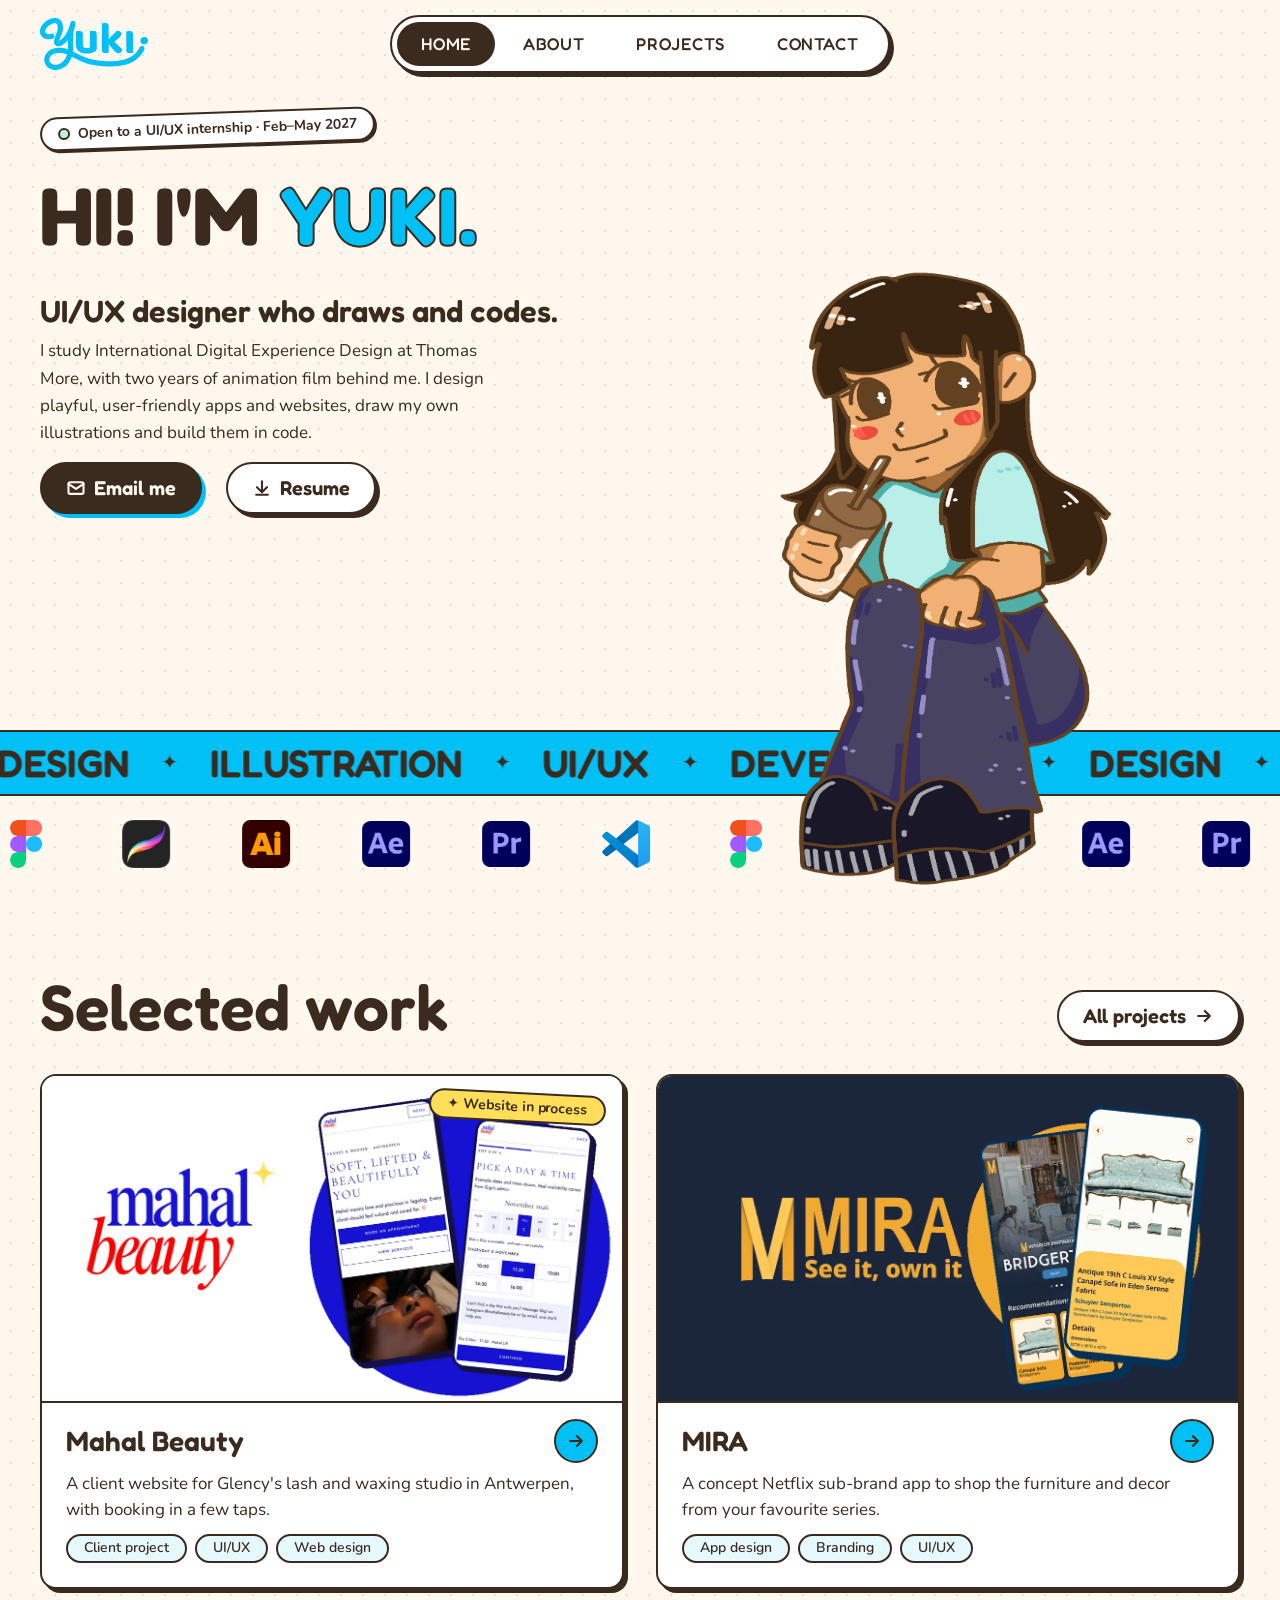
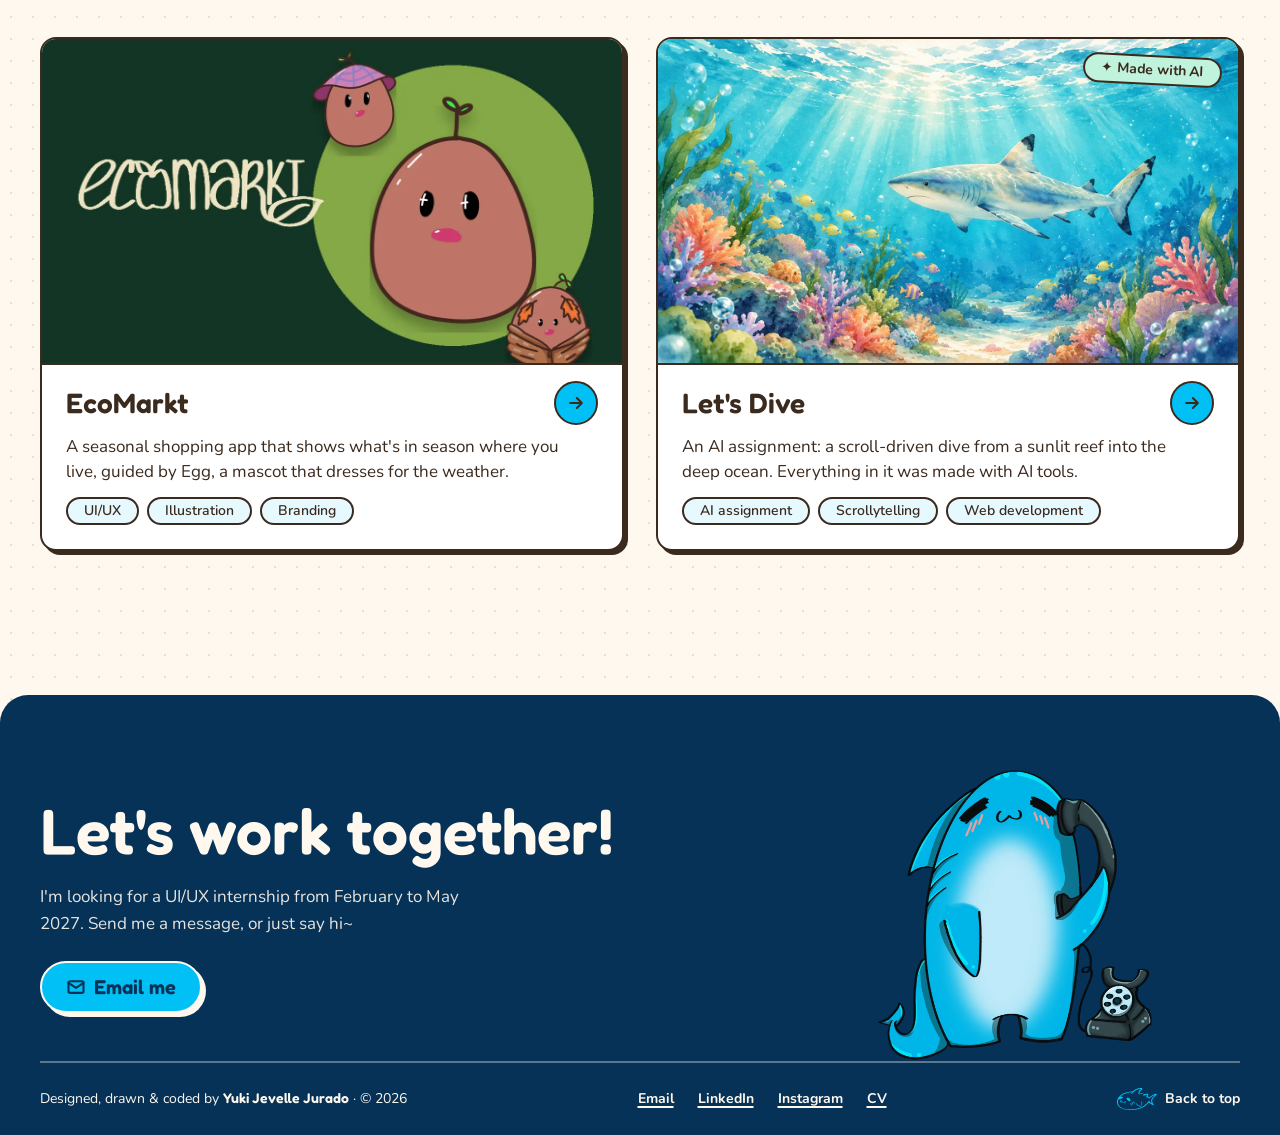
<file: index.html>
<!DOCTYPE html>
<html lang="en">
<head>
  <meta charset="UTF-8">
  <meta name="viewport" content="width=device-width, initial-scale=1.0">
  <title>Yuki · UI/UX designer portfolio</title>
  <meta name="description" content="Hi! I'm Yuki, a UI/UX designer who draws and codes. Portfolio with app, web and illustration work.">
  <!-- Link preview (iMessage, WhatsApp, LinkedIn…): the Yuki logo on cream -->
  <meta property="og:type" content="website">
  <meta property="og:url" content="https://yukijurado-portfolio.vercel.app/">
  <meta property="og:title" content="Yuki · UI/UX designer portfolio">
  <meta property="og:description" content="Hi! I'm Yuki, a UI/UX designer who draws and codes. Portfolio with app, web and illustration work.">
  <meta property="og:image" content="https://yukijurado-portfolio.vercel.app/assets/img/og-image.png">
  <meta property="og:image:width" content="1200">
  <meta property="og:image:height" content="630">
  <meta property="og:image:alt" content="Yuki, hand-lettered logo">
  <meta name="twitter:card" content="summary_large_image">
  <link rel="icon" href="assets/icons/yuki-logomark-shark.svg" type="image/svg+xml">
  <link rel="preconnect" href="https://fonts.googleapis.com">
  <link rel="preconnect" href="https://fonts.gstatic.com" crossorigin>
  <link href="https://fonts.googleapis.com/css2?family=Fredoka:wght@400;500;600;700&family=Nunito:wght@400;600;700&display=swap" rel="stylesheet">
  <script>
    // Show the loader only on the first page of a visit, and never for reduced motion.
    document.documentElement.classList.add('js');
    try {
      if (!sessionStorage.getItem('yuki-loaded') &&
          !matchMedia('(prefers-reduced-motion: reduce)').matches) {
        document.documentElement.classList.add('show-loader');
        sessionStorage.setItem('yuki-loaded', '1');
      }
    } catch (e) { /* storage blocked: just skip the loader */ }
  </script>
  <link rel="stylesheet" href="css/style.css">
  <link rel="stylesheet" href="css/home.css">
  <script src="js/home.js" defer></script>
  <script src="js/marquee.js" defer></script>
  <script src="js/main.js" defer></script>
</head>
<body>
  <!-- Loading screen: only shown on the first page of a visit (see the script in <head>
       and js/main.js). Without JavaScript it never appears. -->
  <div class="loader" aria-hidden="true">
    <div class="loader__inner">
      <span class="loader__bubbles"><span></span><span></span><span></span><span></span></span>
      <img class="loader__shark" src="assets/icons/yuki-logomark-shark.svg" alt="">
      <img class="loader__word" src="assets/icons/yuki-logo.svg" alt="">
    </div>
  </div>
  <a class="skip-link" href="#main">Skip to content</a>

  <header class="site-header">
    <a class="logo" href="index.html"><img src="assets/icons/yuki-logo.svg" alt="Yuki, home"></a>
    <nav aria-label="Main">
      <ul class="nav-pill">
        <li><a href="index.html" aria-current="page"><span class="nav-blob" aria-hidden="true"></span>Home</a></li>
        <li><a href="about.html">About</a></li>
        <li><a href="projects.html">Projects</a></li>
        <li><a href="contact.html">Contact</a></li>
      </ul>
    </nav>
  </header>

  <main id="main">
    <!-- ===== Hero ===== -->
    <section class="hero" aria-labelledby="hero-title">
      <div class="container hero__inner">
        <!-- Availability pill -->
        <p class="hero__open"><span class="hero__dot" aria-hidden="true"></span><span>Open to a UI/UX internship · <span class="nowrap">Feb–May 2027</span></span></p>

        <h1 id="hero-title" class="hero__title" data-split>Hi! I'm <span class="hero__accent">Yuki.</span></h1>

        <!-- Who / what: the 10-second answer for recruiters -->
        <div class="hero__intro">
          <p class="hero__lead">UI/UX designer who draws and codes.</p>
          <p class="hero__desc">I study International Digital Experience Design at Thomas More, with two years of animation film behind me. I design playful, user-friendly apps and websites, draw my own illustrations and build them in code.</p>
          <div class="hero__actions">
            <a class="btn btn--primary" href="mailto:yuki.j120303@gmail.com">
              <svg width="20" height="20" viewBox="0 0 24 24" fill="none" stroke="currentColor" stroke-width="2.5" stroke-linecap="round" stroke-linejoin="round" aria-hidden="true"><rect x="3" y="5" width="18" height="14" rx="2"/><path d="m3 7 9 6 9-6"/></svg>
              Email me
            </a>
            <a class="btn" href="assets/docs/yuki-cv.pdf" download>
              <svg width="20" height="20" viewBox="0 0 24 24" fill="none" stroke="currentColor" stroke-width="2.5" stroke-linecap="round" stroke-linejoin="round" aria-hidden="true"><path d="M12 4v12M6 11l6 6 6-6M5 20h14"/></svg>
              Resume
            </a>
          </div>
        </div>

        <div class="hero__portrait-wrap">
          <img class="hero__portrait" src="assets/img/yuki-hero.webp" width="905" height="1655"
             alt="Illustrated self-portrait of Yuki sitting with her knees up, sipping an iced coffee and smiling">
        </div>
      </div>

      <!-- Marquee: two straight rows that loop sideways (js/marquee.js).
           Each .marquee__set is one copy; the script repeats it to fill the screen.
           Words row: edit the <span>s. Icons row: add/remove <img>s.
           Screen readers get the hidden <p> instead. -->
      <div class="marquee">
        <p class="visually-hidden">Design, Illustration, UI/UX, Development. Programs I use: Figma, Procreate, Illustrator, After Effects, Premiere Pro and VS Code.</p>
        <div class="marquee__band" aria-hidden="true">
          <div class="marquee__track" data-speed="0.6"><div class="marquee__set"><span class="marquee__word">DESIGN</span><span class="marquee__star">✦</span><span class="marquee__word">ILLUSTRATION</span><span class="marquee__star">✦</span><span class="marquee__word">UI/UX</span><span class="marquee__star">✦</span><span class="marquee__word">DEVELOPMENT</span><span class="marquee__star">✦</span></div></div>
        </div>
        <div class="marquee__icons" aria-hidden="true">
          <div class="marquee__track" data-speed="-0.45"><div class="marquee__set"><img src="assets/icons/icon-figma.svg" alt="" width="48" height="48"><img src="assets/icons/icon-procreate.webp" alt="" width="48" height="48"><img src="assets/icons/icon-illustrator.svg" alt="" width="48" height="48"><img src="assets/icons/icon-after-effects.svg" alt="" width="48" height="48"><img src="assets/icons/icon-premiere-pro.svg" alt="" width="48" height="48"><img src="assets/icons/icon-vscode.svg" alt="" width="48" height="48"></div></div>
        </div>
      </div>
    </section>

    <!-- ===== Selected work: 2x2 grid of case studies =====
         To swap a project: change the link, image, name and tags of one <li>. -->
    <section class="work container" aria-labelledby="work-title">
      <div class="work__head">
        <h2 id="work-title" class="work__heading" data-split>Selected work</h2>
        <a class="btn work__all" href="projects.html">
          All projects
          <svg width="20" height="20" viewBox="0 0 24 24" fill="none" stroke="currentColor" stroke-width="2.5" stroke-linecap="round" stroke-linejoin="round" aria-hidden="true"><path d="M5 12h14M13 6l6 6-6 6"/></svg>
        </a>
      </div>

      <ul class="work__grid">
        <li class="work-card" data-reveal>
          <a href="case-mahalbeauty.html">
            <span class="work-card__img"><img src="assets/img/mahal-beauty.webp" alt="Mahal Beauty: the blue and red mahal beauty logo on white, next to two tilted phone screens of the new website on a cobalt blue circle" width="1200" height="675" loading="lazy"></span>
            <span class="work-card__status"><span aria-hidden="true">✦</span> Website in process</span>
            <span class="work-card__info">
              <span class="work-card__title">
                <span class="work-card__name">Mahal Beauty</span>
                <span class="work-card__arrow" aria-hidden="true"><svg viewBox="0 0 24 24" fill="none" stroke="currentColor" stroke-width="2.5" stroke-linecap="round" stroke-linejoin="round"><path d="M5 12h14M13 6l6 6-6 6"/></svg></span>
              </span>
              <span class="work-card__desc">A client website for Glency's lash and waxing studio in Antwerpen, with booking in a few taps.</span>
              <span class="chips-sm"><span>Client project</span><span>UI/UX</span><span>Web design</span></span>
            </span>
          </a>
        </li>
        <li class="work-card" data-reveal data-reveal-delay="120">
          <a href="case-mira.html">
            <span class="work-card__img"><img src="assets/img/mira.webp" alt="MIRA: the gold MIRA logo with the tagline See it, own it on navy, next to two tilted app screens showing a Bridgerton interior and an antique blue sofa" width="1200" height="675" loading="lazy"></span>
            <span class="work-card__info">
              <span class="work-card__title">
                <span class="work-card__name">MIRA</span>
                <span class="work-card__arrow" aria-hidden="true"><svg viewBox="0 0 24 24" fill="none" stroke="currentColor" stroke-width="2.5" stroke-linecap="round" stroke-linejoin="round"><path d="M5 12h14M13 6l6 6-6 6"/></svg></span>
              </span>
              <span class="work-card__desc">A concept Netflix sub-brand app to shop the furniture and decor from your favourite series.</span>
              <span class="chips-sm"><span>App design</span><span>Branding</span><span>UI/UX</span></span>
            </span>
          </a>
        </li>
        <li class="work-card" data-reveal>
          <a href="case-ecomarkt.html">
            <span class="work-card__img"><img src="assets/img/ecomarkt.webp" alt="EcoMarkt: the hand-lettered ecomarkt logo in cream on dark green, next to Egg, the round brown mascot, and two of its seasonal versions on a green circle" width="1200" height="900" loading="lazy"></span>
            <span class="work-card__info">
              <span class="work-card__title">
                <span class="work-card__name">EcoMarkt</span>
                <span class="work-card__arrow" aria-hidden="true"><svg viewBox="0 0 24 24" fill="none" stroke="currentColor" stroke-width="2.5" stroke-linecap="round" stroke-linejoin="round"><path d="M5 12h14M13 6l6 6-6 6"/></svg></span>
              </span>
              <span class="work-card__desc">A seasonal shopping app that shows what's in season where you live, guided by Egg, a mascot that dresses for the weather.</span>
              <span class="chips-sm"><span>UI/UX</span><span>Illustration</span><span>Branding</span></span>
            </span>
          </a>
        </li>
        <li class="work-card" data-reveal data-reveal-delay="120">
          <a href="case-letsdive.html">
            <span class="work-card__img"><img src="assets/img/lets-dive.webp" alt="AI-generated watercolor of a blacktip shark swimming over a sunlit coral reef, from Let's Dive" width="1400" height="788" loading="lazy"></span>
            <span class="work-card__status work-card__status--ai"><span aria-hidden="true">✦</span> Made with AI</span>
            <span class="work-card__info">
              <span class="work-card__title">
                <span class="work-card__name">Let's Dive</span>
                <span class="work-card__arrow" aria-hidden="true"><svg viewBox="0 0 24 24" fill="none" stroke="currentColor" stroke-width="2.5" stroke-linecap="round" stroke-linejoin="round"><path d="M5 12h14M13 6l6 6-6 6"/></svg></span>
              </span>
              <span class="work-card__desc">An AI assignment: a scroll-driven dive from a sunlit reef into the deep ocean. Everything in it was made with AI tools.</span>
              <span class="chips-sm"><span>AI assignment</span><span>Scrollytelling</span><span>Web development</span></span>
            </span>
          </a>
        </li>
      </ul>
    </section>
  </main>

  <!-- ===== Footer: same on every page (copy changes to all .html files).
       Contact uses the slim version (bar only), since the page itself is the "get in touch". ===== -->
  <footer class="site-footer">
    <div class="site-footer__inner">
      <div class="site-footer__cta">
        <div class="site-footer__text">
          <h2>Let's work together!</h2>
          <p>I'm looking for a UI/UX internship from February to May 2027. Send me a message, or just say hi~</p>
          <a class="btn btn--primary site-footer__btn" href="mailto:yuki.j120303@gmail.com">
            <svg width="20" height="20" viewBox="0 0 24 24" fill="none" stroke="currentColor" stroke-width="2.5" stroke-linecap="round" stroke-linejoin="round" aria-hidden="true"><rect x="3" y="5" width="18" height="14" rx="2"/><path d="m3 7 9 6 9-6"/></svg>
            Email me
          </a>
        </div>
        <img class="site-footer__shark" src="assets/img/shark-telephone.webp" width="1078" height="1139" alt="" loading="lazy">
      </div>
      <div class="site-footer__bar">
        <p class="site-footer__credit">Designed, drawn &amp; coded by <strong>Yuki Jevelle Jurado</strong> · © 2026</p>
        <ul class="site-footer__links">
          <li><a href="mailto:yuki.j120303@gmail.com">Email</a></li>
          <li><a href="https://www.linkedin.com/in/yuki-jevelle-jurado/" target="_blank" rel="noopener">LinkedIn<span class="visually-hidden"> (opens in a new tab)</span></a></li>
          <li><a href="https://www.instagram.com/ydsphoenix/" target="_blank" rel="noopener">Instagram<span class="visually-hidden"> (opens in a new tab)</span></a></li>
          <li><a href="assets/docs/yuki-cv.pdf" download>CV</a></li>
        </ul>
        <a class="site-footer__top" href="#">
          <img src="assets/icons/yuki-logomark-shark.svg" alt="" width="40" height="22">
          Back to top
        </a>
      </div>
    </div>
  </footer>
</body>
</html>
</file>
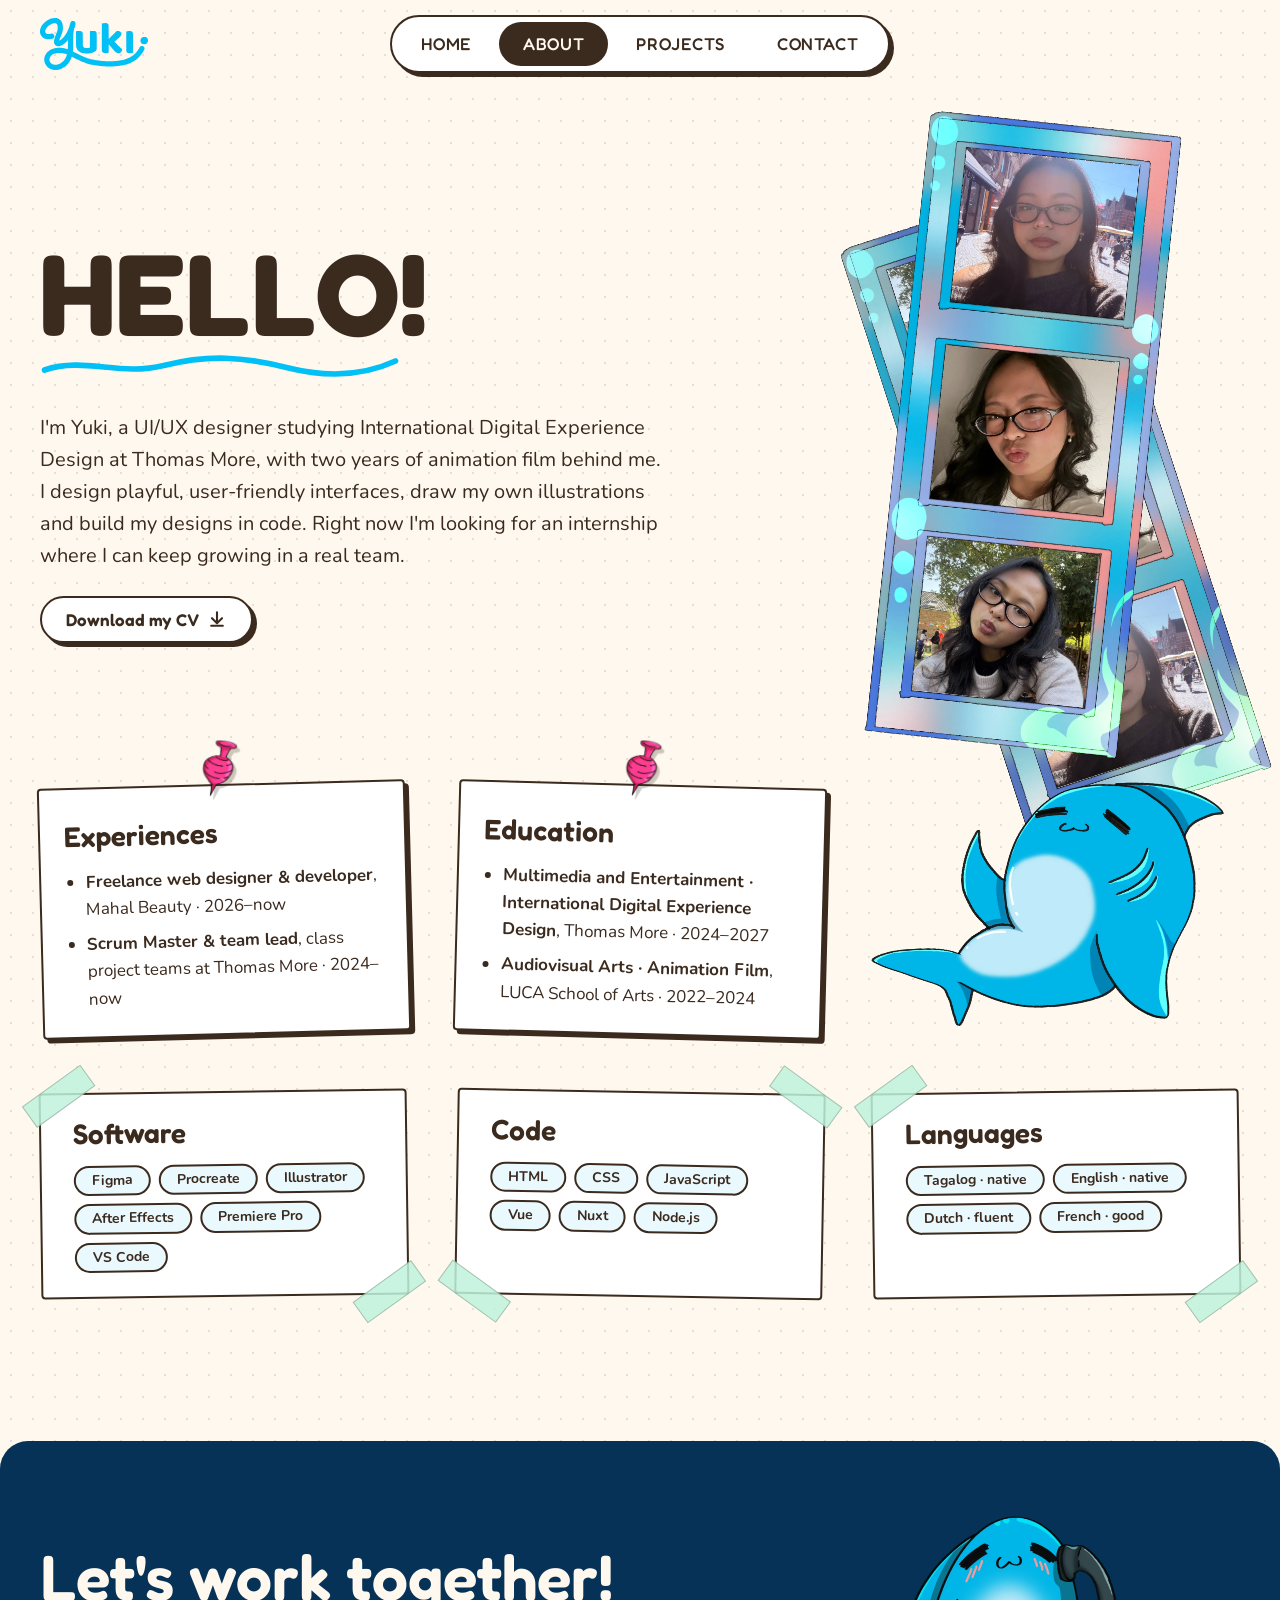
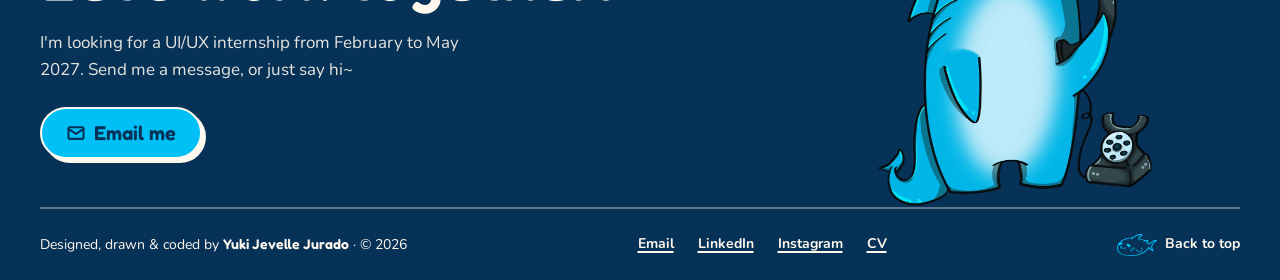
<file: about.html>
<!DOCTYPE html>
<html lang="en">
<head>
  <meta charset="UTF-8">
  <meta name="viewport" content="width=device-width, initial-scale=1.0">
  <title>About · Yuki</title>
  <meta name="description" content="About Yuki: experience, education, software and languages.">
  <!-- Link preview (iMessage, WhatsApp, LinkedIn…): the Yuki logo on cream -->
  <meta property="og:type" content="website">
  <meta property="og:url" content="https://yukijurado-portfolio.vercel.app/about.html">
  <meta property="og:title" content="About · Yuki">
  <meta property="og:description" content="About Yuki: experience, education, software and languages.">
  <meta property="og:image" content="https://yukijurado-portfolio.vercel.app/assets/img/og-image.png">
  <meta property="og:image:width" content="1200">
  <meta property="og:image:height" content="630">
  <meta property="og:image:alt" content="Yuki, hand-lettered logo">
  <meta name="twitter:card" content="summary_large_image">
  <link rel="icon" href="assets/icons/yuki-logomark-shark.svg" type="image/svg+xml">
  <link rel="preconnect" href="https://fonts.googleapis.com">
  <link rel="preconnect" href="https://fonts.gstatic.com" crossorigin>
  <link href="https://fonts.googleapis.com/css2?family=Fredoka:wght@400;500;600;700&family=Nunito:wght@400;600;700&display=swap" rel="stylesheet">
  <script>
    // Show the loader only on the first page of a visit, and never for reduced motion.
    document.documentElement.classList.add('js');
    try {
      if (!sessionStorage.getItem('yuki-loaded') &&
          !matchMedia('(prefers-reduced-motion: reduce)').matches) {
        document.documentElement.classList.add('show-loader');
        sessionStorage.setItem('yuki-loaded', '1');
      }
    } catch (e) { /* storage blocked: just skip the loader */ }
  </script>
  <link rel="stylesheet" href="css/style.css">
  <link rel="stylesheet" href="css/about.css">
  <script src="js/main.js" defer></script>
</head>
<body>
  <!-- Loading screen: only shown on the first page of a visit (see the script in <head>
       and js/main.js). Without JavaScript it never appears. -->
  <div class="loader" aria-hidden="true">
    <div class="loader__inner">
      <span class="loader__bubbles"><span></span><span></span><span></span><span></span></span>
      <img class="loader__shark" src="assets/icons/yuki-logomark-shark.svg" alt="">
      <img class="loader__word" src="assets/icons/yuki-logo.svg" alt="">
    </div>
  </div>
  <a class="skip-link" href="#main">Skip to content</a>

  <header class="site-header">
    <a class="logo" href="index.html"><img src="assets/icons/yuki-logo.svg" alt="Yuki, home"></a>
    <nav aria-label="Main">
      <ul class="nav-pill">
        <li><a href="index.html">Home</a></li>
        <li><a href="about.html" aria-current="page"><span class="nav-blob" aria-hidden="true"></span>About</a></li>
        <li><a href="projects.html">Projects</a></li>
        <li><a href="contact.html">Contact</a></li>
      </ul>
    </nav>
  </header>

  <main id="main" class="container about">
    <!-- ===== Intro ===== -->
    <section class="intro" aria-labelledby="hello">
      <h1 id="hello" class="intro__title" data-split>Hello!</h1>
      <!-- Squiggle underline (swap for your own hand-drawn one later) -->
      <svg class="intro__squiggle" viewBox="0 0 320 24" fill="none" aria-hidden="true">
        <path pathLength="1" d="M4 16 C 40 4, 70 22, 110 12 S 180 4, 220 14 S 290 20, 316 8" stroke="currentColor" stroke-width="5" stroke-linecap="round"/>
      </svg>
      <p class="intro__text" data-reveal data-reveal-delay="500">
        I'm Yuki, a UI/UX designer studying International Digital Experience Design at Thomas More,
        with two years of animation film behind me. I design playful, user-friendly
        interfaces, draw my own illustrations and build my designs in code. Right now
        I'm looking for an internship where I can keep growing in a real team.
      </p>
      <a class="btn intro__cv" data-reveal data-reveal-delay="700" href="assets/docs/yuki-cv.pdf" download>
        Download my CV
        <svg width="20" height="20" viewBox="0 0 24 24" fill="none" stroke="currentColor" stroke-width="2.5" stroke-linecap="round" stroke-linejoin="round" aria-hidden="true"><path d="M12 4v12M6 11l6 6 6-6M5 20h14"/></svg>
      </a>
    </section>

    <!-- ===== Photobooth strips ===== -->
    <!-- The whole photobooth links to Instagram.
         Photos sit behind the frame and show through its 3 holes.
         To swap a photo: replace assets/img/booth-1/2/3.webp (keep a near-square crop). -->
    <a class="booth" href="https://www.instagram.com/yukijevelle/" target="_blank" rel="noopener"
       aria-label="Photobooth photos of Yuki. See more on Instagram, @yukijevelle (opens in a new tab)">
      <div class="strip strip--back" aria-hidden="true">
        <img class="strip__photo" src="assets/img/booth-3.webp" alt="" width="640" height="567" loading="lazy">
        <img class="strip__photo" src="assets/img/booth-2.webp" alt="" width="640" height="567" loading="lazy">
        <img class="strip__photo" src="assets/img/booth-1.webp" alt="" width="640" height="567" loading="lazy">
        <img class="strip__frame" src="assets/img/photobooth-frame.webp" alt="">
      </div>
      <div class="strip strip--front">
        <img class="strip__photo" src="assets/img/booth-1.webp" alt="Selfie of Yuki in glasses on a sunny old-town street" width="640" height="567">
        <img class="strip__photo" src="assets/img/booth-2.webp" alt="Yuki making a kissy face at the camera" width="640" height="567">
        <img class="strip__photo" src="assets/img/booth-3.webp" alt="Yuki pouting for a selfie in a garden with bunting" width="640" height="567">
        <img class="strip__frame" src="assets/img/photobooth-frame.webp" alt="">
      </div>
      <span class="booth__tag" aria-hidden="true">@yukijevelle ↗</span>
    </a>

    <!-- ===== Pinned paper cards ===== -->
    <section class="paper" aria-labelledby="exp-title" data-reveal style="--reveal-rotate: -8deg">
      <span class="pin" aria-hidden="true"></span> <!-- PLACEHOLDER pushpin -->
      <h2 id="exp-title">Experiences</h2>
      <ul>
        <li><strong>Freelance web designer &amp; developer</strong>, Mahal Beauty · 2026–now</li>
        <li><strong>Scrum Master &amp; team lead</strong>, class project teams at Thomas More · 2024–now</li>
      </ul>
    </section>

    <section class="paper paper--tilt" aria-labelledby="edu-title" data-reveal data-reveal-delay="150" style="--reveal-rotate: 8deg">
      <span class="pin" aria-hidden="true"></span>
      <h2 id="edu-title">Education</h2>
      <ul>
        <li><strong>Multimedia and Entertainment · International Digital Experience Design</strong>, Thomas More · 2024–2027</li>
        <li><strong>Audiovisual Arts · Animation Film</strong>, LUCA School of Arts · 2022–2024</li>
      </ul>
    </section>

    <div class="about__shark-wrap" data-reveal data-reveal-delay="300">
      <img class="about__shark" src="assets/img/shark-lounging.webp" width="1423" height="947"
           alt="Yuki's blue shark mascot lounging on its back, looking content">
      <span class="zzz" aria-hidden="true"><span>z</span><span>z</span><span>Z</span></span>
    </div>

    <!-- ===== Taped banners ===== -->
    <div class="banners">
    <section class="banner" aria-labelledby="soft-title" data-reveal style="--reveal-rotate: -4deg">
      <span class="tape tape--tl" aria-hidden="true"></span> <!-- PLACEHOLDER tape -->
      <span class="tape tape--br" aria-hidden="true"></span>
      <h2 id="soft-title">Software</h2>
      <ul class="chips">
        <li>Figma</li><li>Procreate</li><li>Illustrator</li><li>After Effects</li>
        <li>Premiere Pro</li><li>VS Code</li>
      </ul>
    </section>

    <section class="banner banner--tilt" aria-labelledby="lang-title" data-reveal data-reveal-delay="150" style="--reveal-rotate: 4deg">
      <span class="tape tape--tr" aria-hidden="true"></span>
      <span class="tape tape--bl" aria-hidden="true"></span>
      <h2 id="lang-title">Code</h2>
      <ul class="chips">
        <li>HTML</li><li>CSS</li><li>JavaScript</li><li>Vue</li><li>Nuxt</li><li>Node.js</li>
      </ul>
    </section>

    <section class="banner" aria-labelledby="speak-title" data-reveal data-reveal-delay="300" style="--reveal-rotate: -4deg">
      <span class="tape tape--tl" aria-hidden="true"></span>
      <span class="tape tape--br" aria-hidden="true"></span>
      <h2 id="speak-title">Languages</h2>
      <ul class="chips">
        <li>Tagalog · native</li><li>English · native</li><li>Dutch · fluent</li><li>French · good</li>
      </ul>
    </section>
    </div>
  </main>

  <!-- ===== Footer: same on every page (copy changes to all .html files).
       Contact uses the slim version (bar only), since the page itself is the "get in touch". ===== -->
  <footer class="site-footer">
    <div class="site-footer__inner">
      <div class="site-footer__cta">
        <div class="site-footer__text">
          <h2>Let's work together!</h2>
          <p>I'm looking for a UI/UX internship from February to May 2027. Send me a message, or just say hi~</p>
          <a class="btn btn--primary site-footer__btn" href="mailto:yuki.j120303@gmail.com">
            <svg width="20" height="20" viewBox="0 0 24 24" fill="none" stroke="currentColor" stroke-width="2.5" stroke-linecap="round" stroke-linejoin="round" aria-hidden="true"><rect x="3" y="5" width="18" height="14" rx="2"/><path d="m3 7 9 6 9-6"/></svg>
            Email me
          </a>
        </div>
        <img class="site-footer__shark" src="assets/img/shark-telephone.webp" width="1078" height="1139" alt="" loading="lazy">
      </div>
      <div class="site-footer__bar">
        <p class="site-footer__credit">Designed, drawn &amp; coded by <strong>Yuki Jevelle Jurado</strong> · © 2026</p>
        <ul class="site-footer__links">
          <li><a href="mailto:yuki.j120303@gmail.com">Email</a></li>
          <li><a href="https://www.linkedin.com/in/yuki-jevelle-jurado/" target="_blank" rel="noopener">LinkedIn<span class="visually-hidden"> (opens in a new tab)</span></a></li>
          <li><a href="https://www.instagram.com/ydsphoenix/" target="_blank" rel="noopener">Instagram<span class="visually-hidden"> (opens in a new tab)</span></a></li>
          <li><a href="assets/docs/yuki-cv.pdf" download>CV</a></li>
        </ul>
        <a class="site-footer__top" href="#">
          <img src="assets/icons/yuki-logomark-shark.svg" alt="" width="40" height="22">
          Back to top
        </a>
      </div>
    </div>
  </footer>
</body>
</html>
</file>
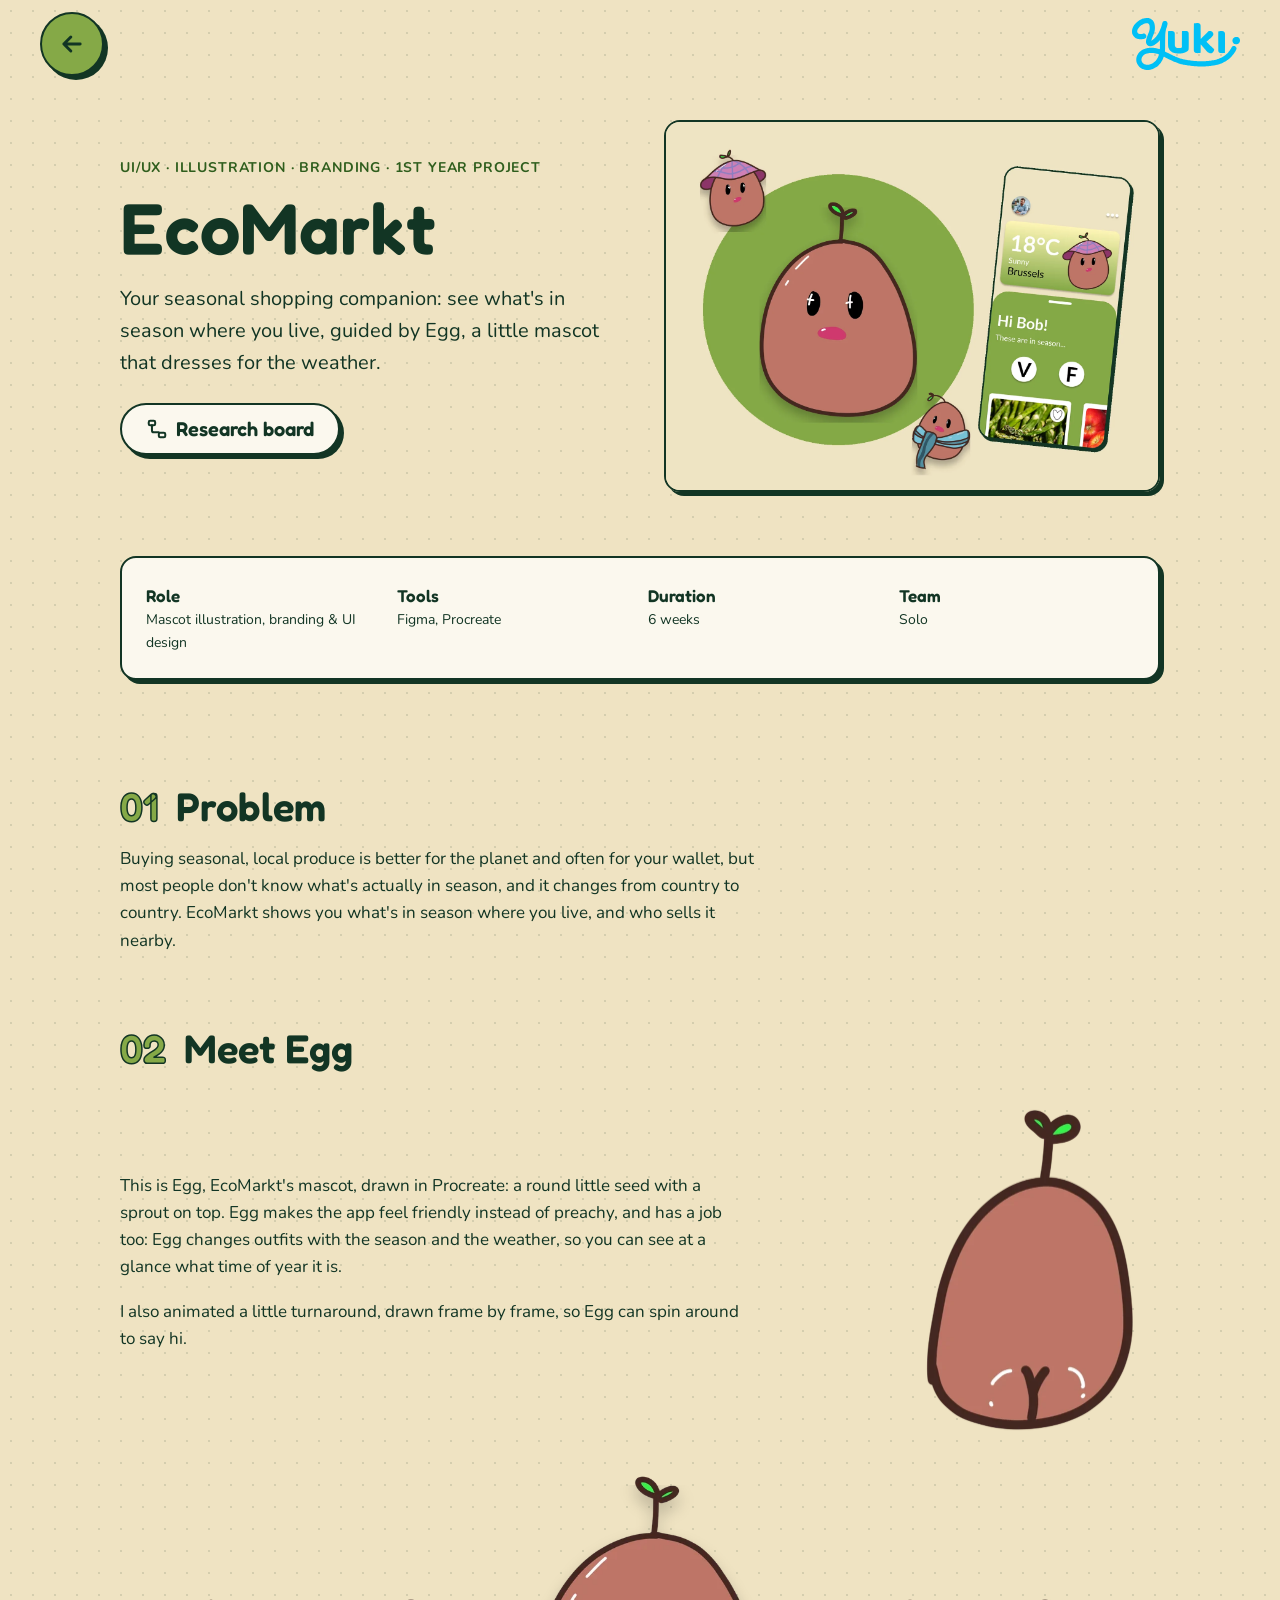
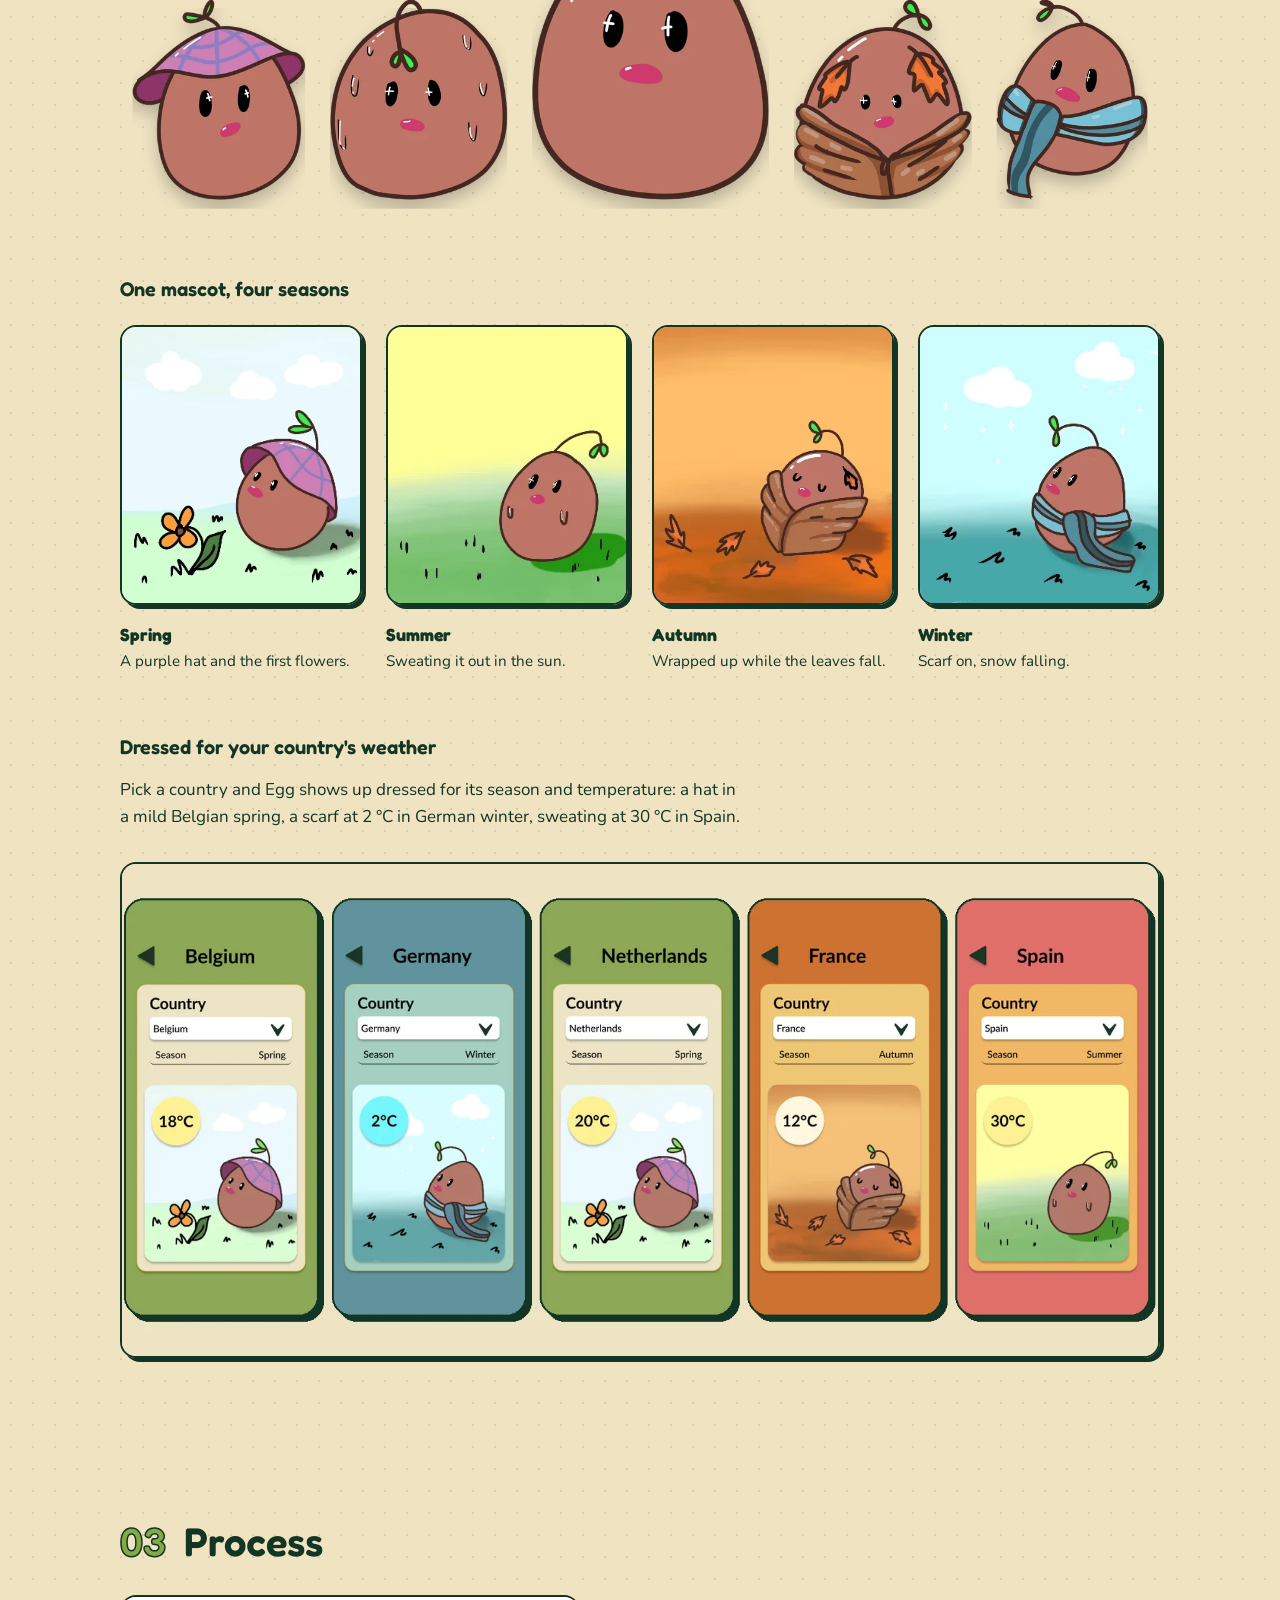
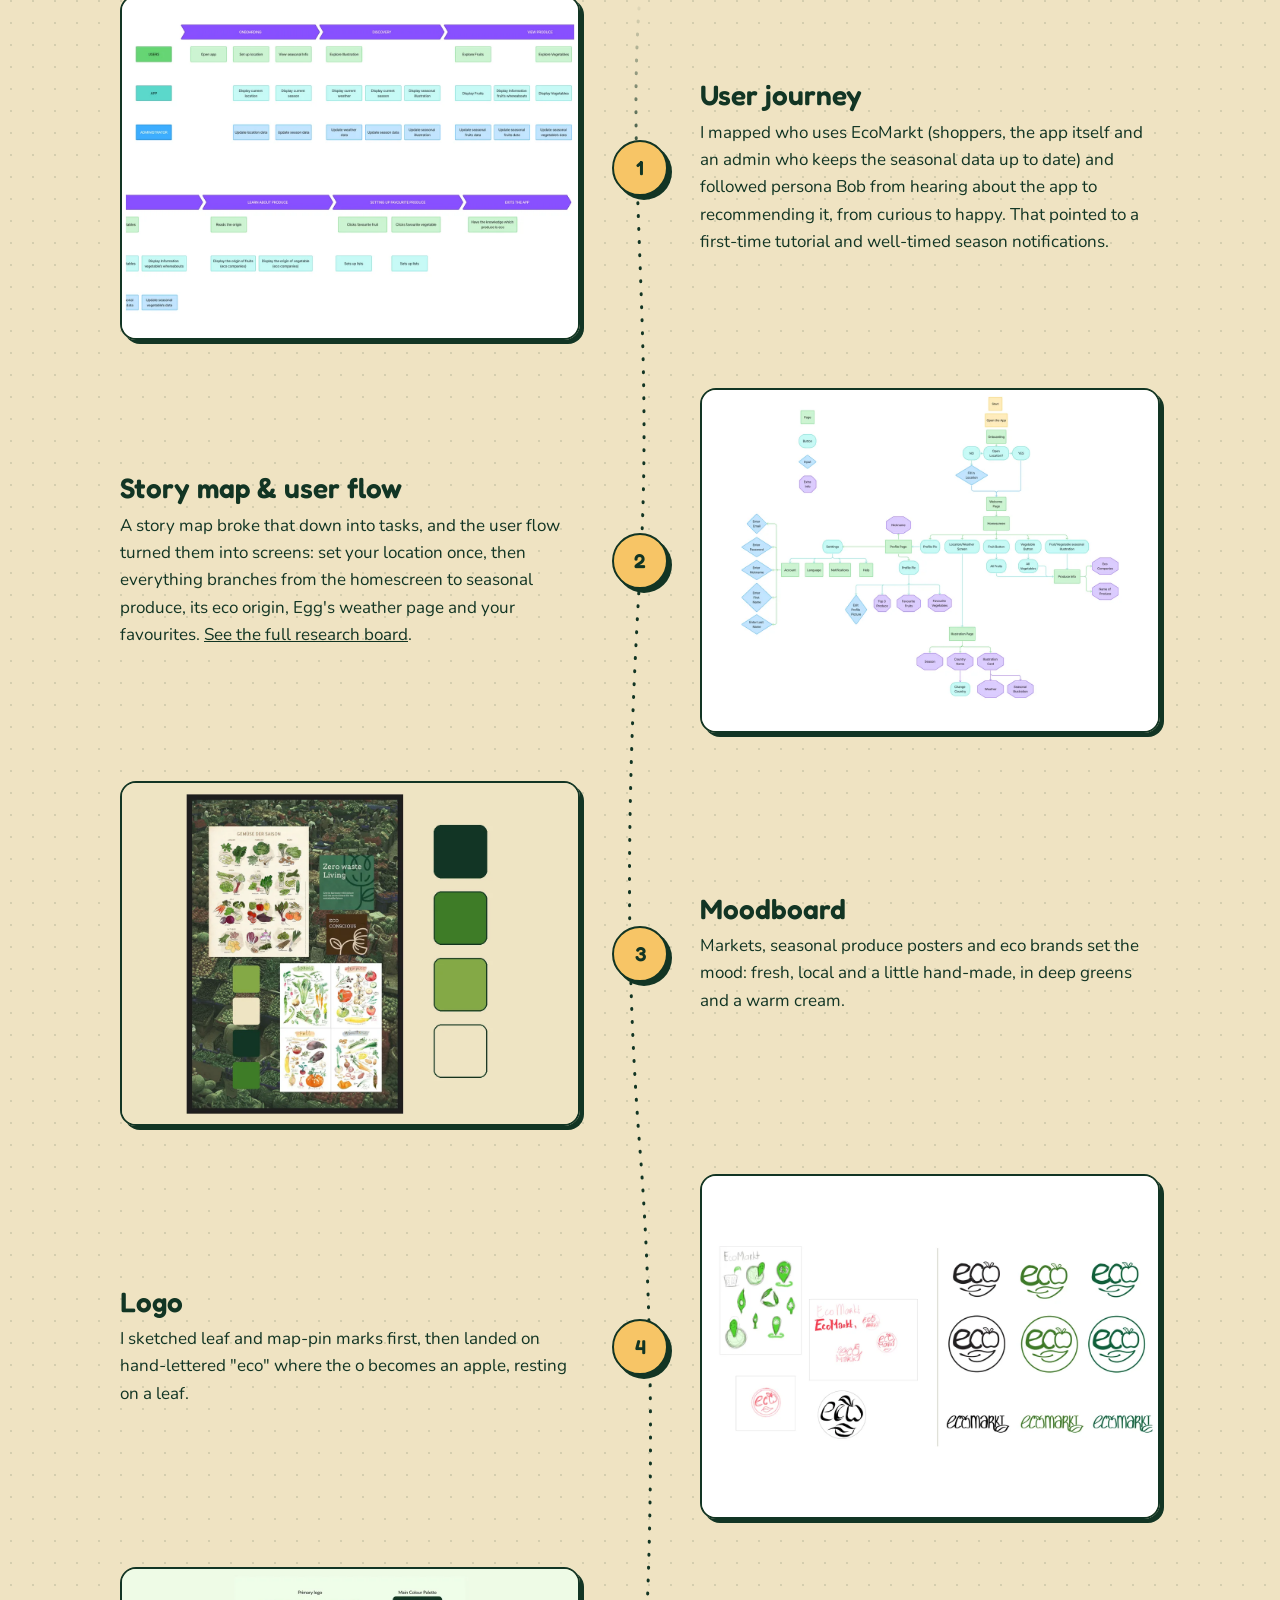
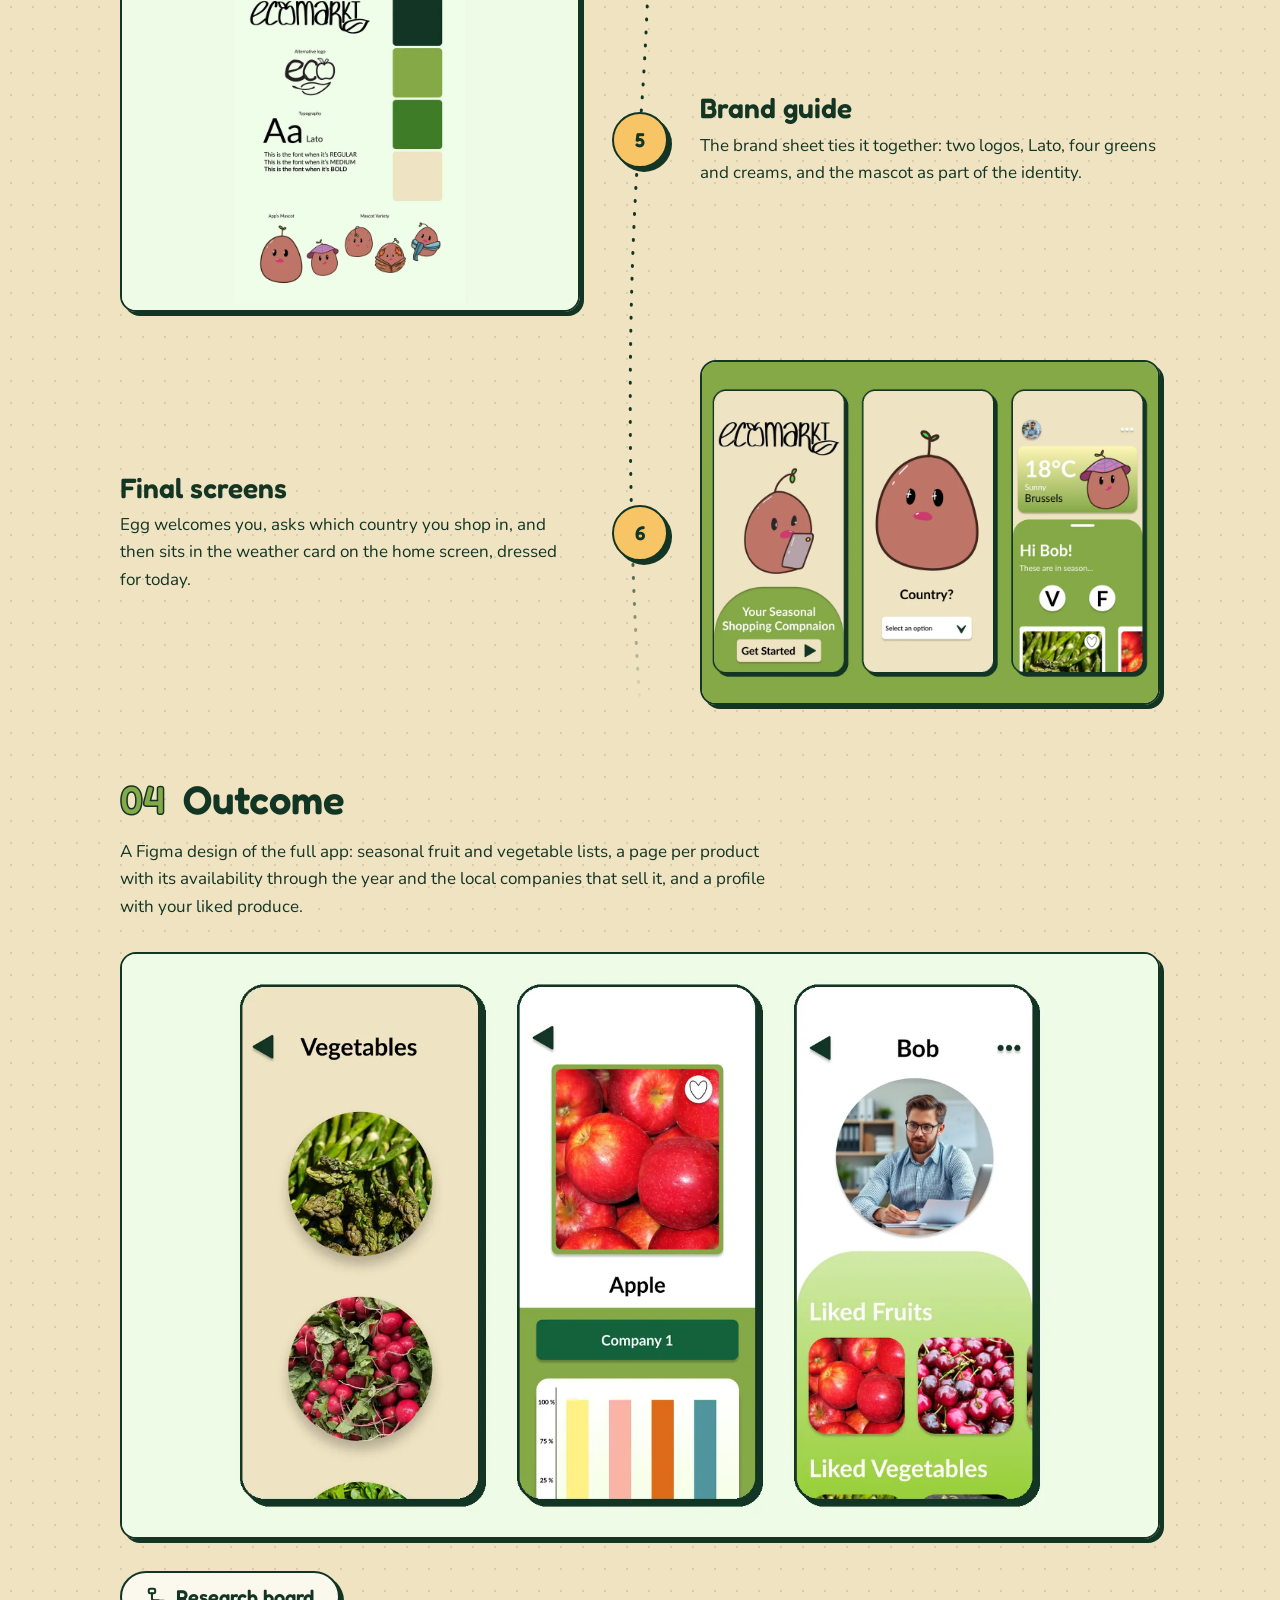
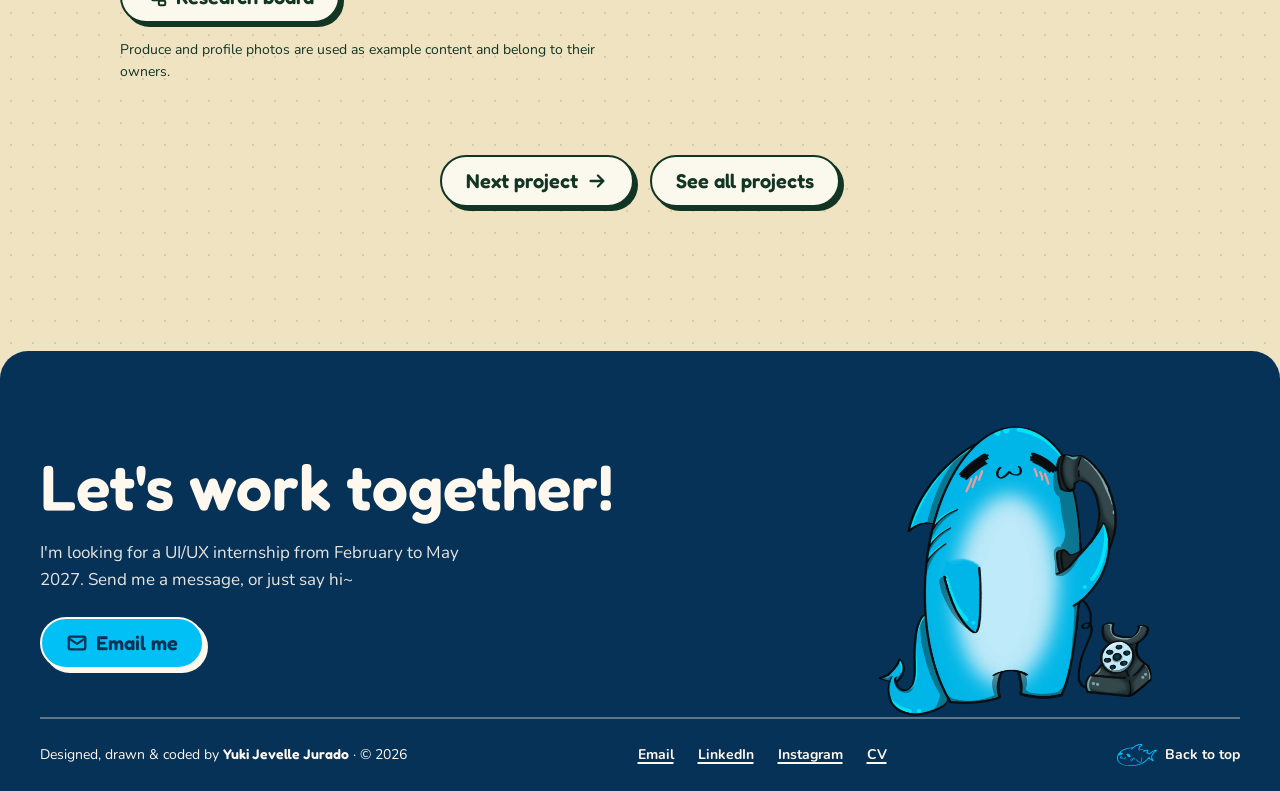
<file: case-ecomarkt.html>
<!DOCTYPE html>
<html lang="en">
<head>
  <meta charset="UTF-8">
  <meta name="viewport" content="width=device-width, initial-scale=1.0">
  <title>EcoMarkt — Yuki</title>
  <meta name="description" content="Case study: EcoMarkt, a seasonal shopping app with a hand-drawn mascot that dresses for the weather in your country.">
  <!-- Link preview (iMessage, WhatsApp, LinkedIn…): the Yuki logo on cream -->
  <meta property="og:type" content="website">
  <meta property="og:url" content="https://yukijurado-portfolio.vercel.app/case-ecomarkt.html">
  <meta property="og:title" content="EcoMarkt — Yuki">
  <meta property="og:description" content="Case study: EcoMarkt, a seasonal shopping app with a hand-drawn mascot that dresses for the weather in your country.">
  <meta property="og:image" content="https://yukijurado-portfolio.vercel.app/assets/img/og-image.png">
  <meta property="og:image:width" content="1200">
  <meta property="og:image:height" content="630">
  <meta property="og:image:alt" content="Yuki, hand-lettered logo">
  <meta name="twitter:card" content="summary_large_image">
  <link rel="icon" href="assets/icons/yuki-logomark-shark.svg" type="image/svg+xml">
  <link rel="preconnect" href="https://fonts.googleapis.com">
  <link rel="preconnect" href="https://fonts.gstatic.com" crossorigin>
  <link href="https://fonts.googleapis.com/css2?family=Fredoka:wght@400;500;600;700&family=Nunito:wght@400;600;700&display=swap" rel="stylesheet">
  <script>
    // Show the loader only on the first page of a visit, and never for reduced motion.
    document.documentElement.classList.add('js');
    try {
      if (!sessionStorage.getItem('yuki-loaded') &&
          !matchMedia('(prefers-reduced-motion: reduce)').matches) {
        document.documentElement.classList.add('show-loader');
        sessionStorage.setItem('yuki-loaded', '1');
      }
    } catch (e) { /* storage blocked: just skip the loader */ }
  </script>
  <link rel="stylesheet" href="css/style.css">
  <link rel="stylesheet" href="css/case-study.css">
  <script src="js/main.js" defer></script>
</head>
<body class="theme-ecomarkt">
  <!-- Loading screen: only shown on the first page of a visit (see the script in <head>
       and js/main.js). Without JavaScript it never appears. -->
  <div class="loader" aria-hidden="true">
    <div class="loader__inner">
      <span class="loader__bubbles"><span></span><span></span><span></span><span></span></span>
      <img class="loader__shark" src="assets/icons/yuki-logomark-shark.svg" alt="">
      <img class="loader__word" src="assets/icons/yuki-logo.svg" alt="">
    </div>
  </div>
  <a class="skip-link" href="#main">Skip to content</a>

  <!-- Case studies: no nav pill. Back button left, logo right. -->
  <header class="case-header">
    <a class="btn-round" href="projects.html" aria-label="Back to all projects">
      <svg viewBox="0 0 24 24" fill="none" stroke="currentColor" stroke-width="2.5" stroke-linecap="round" stroke-linejoin="round" aria-hidden="true"><path d="M19 12H5M11 6l-6 6 6 6"/></svg>
    </a>
    <a class="logo" href="index.html"><img src="assets/icons/yuki-logo.svg" alt="Yuki, home"></a>
  </header>

  <main id="main" class="container case">

    <header class="case__intro">
      <div class="case__intro-text">
        <p class="case__tag">UI/UX · Illustration · Branding · 1st year project</p>
        <h1 class="case__title" data-split>EcoMarkt</h1>
        <p class="case__summary">Your seasonal shopping companion: see what's in season where you live, guided by Egg, a little mascot that dresses for the weather.</p>
        <div class="case__links">
          <a class="btn btn--secondary" href="https://www.figma.com/board/Jrfa90TyczahnlYS2jBl26/EcoMarkt-Yuki-Jurado?node-id=28-805" target="_blank" rel="noopener"><svg viewBox="0 0 24 24" fill="none" stroke="currentColor" stroke-width="2.2" stroke-linecap="round" stroke-linejoin="round" aria-hidden="true"><rect x="3" y="3" width="7" height="5" rx="1.5"/><rect x="14" y="16" width="7" height="5" rx="1.5"/><path d="M6.5 8v5.5a2 2 0 0 0 2 2h5.5"/></svg>Research board <span class="visually-hidden">(opens FigJam in a new tab)</span></a>
        </div>
      </div>
      <figure class="case__media" data-reveal>
        <img src="assets/img/ecomarkt/hero.webp" alt="Egg, the EcoMarkt mascot, a round brown character with a green sprout, on a big green circle, with its spring and winter versions and the EcoMarkt home screen beside it" width="1600" height="1200">
      </figure>
      <dl class="case__facts" data-reveal data-reveal-delay="300">
        <div><dt>Role</dt><dd>Mascot illustration, branding &amp; UI design</dd></div>
        <div><dt>Tools</dt><dd>Figma, Procreate</dd></div>
        <div><dt>Duration</dt><dd>6 weeks</dd></div>
        <div><dt>Team</dt><dd>Solo</dd></div>
      </dl>
    </header>

    <section class="case__section" data-reveal aria-labelledby="problem">
      <h2 id="problem"><span>01</span> Problem</h2>
      <p>Buying seasonal, local produce is better for the planet and often for your wallet, but most people don't know what's actually in season, and it changes from country to country. EcoMarkt shows you what's in season where you live, and who sells it nearby.</p>
    </section>

    <!-- Egg (the mascot) gets its own chapter: Yuki's favourite part of this project. -->
    <section class="case__section mascot" aria-labelledby="mascot">
      <h2 id="mascot" data-reveal><span>02</span> Meet Egg</h2>
      <div class="mascot__intro">
        <div>
          <p data-reveal>This is Egg, EcoMarkt's mascot, drawn in Procreate: a round little seed with a sprout on top. Egg makes the app feel friendly instead of preachy, and has a job too: Egg changes outfits with the season and the weather, so you can see at a glance what time of year it is.</p>
          <p data-reveal>I also animated a little turnaround, drawn frame by frame, so Egg can spin around to say hi.</p>
        </div>
        <!-- Egg's turnaround: an animated WebP (9 hand-drawn frames). Visitors who prefer
             reduced motion get the still front view instead. -->
        <figure class="mascot__spin" data-reveal>
          <picture>
            <source media="(prefers-reduced-motion: reduce)" srcset="assets/img/ecomarkt/egg-still.webp">
            <img src="assets/img/ecomarkt/egg-spin.webp" alt="Egg spinning around: a round brown character with a green sprout turns from the front, past its side and back, and round to the front again" width="480" height="705" loading="lazy">
          </picture>
        </figure>
      </div>
      <figure class="mascot__lineup" data-reveal>
        <img src="assets/img/ecomarkt/mascot-lineup.webp" alt="Egg line-up: the base Egg in the middle, with its spring hat, sweaty summer, autumn leaf blanket and winter scarf versions on either side" width="1673" height="580" loading="lazy">
      </figure>

      <h3 class="mascot__heading" data-reveal>One mascot, four seasons</h3>
      <ul class="mascot__seasons" role="list">
          <li class="season" data-reveal>
            <img src="assets/img/ecomarkt/season-spring.webp" alt="Egg in a purple hat sitting in the grass next to an orange flower, with clouds in a pale blue sky" width="313" height="363" loading="lazy">
            <p><strong>Spring</strong> A purple hat and the first flowers.</p>
          </li>
          <li class="season" data-reveal>
            <img src="assets/img/ecomarkt/season-summer.webp" alt="Egg sweating on green grass under a bright yellow sky" width="313" height="363" loading="lazy">
            <p><strong>Summer</strong> Sweating it out in the sun.</p>
          </li>
          <li class="season" data-reveal>
            <img src="assets/img/ecomarkt/season-autumn.webp" alt="Egg snuggled into a brown leaf blanket while orange leaves blow past" width="313" height="363" loading="lazy">
            <p><strong>Autumn</strong> Wrapped up while the leaves fall.</p>
          </li>
          <li class="season" data-reveal>
            <img src="assets/img/ecomarkt/season-winter.webp" alt="Egg in a blue scarf on a teal snowy field with snowflakes and clouds" width="313" height="363" loading="lazy">
            <p><strong>Winter</strong> Scarf on, snow falling.</p>
          </li>
      </ul>

      <h3 class="mascot__heading" data-reveal>Dressed for your country's weather</h3>
      <p data-reveal>Pick a country and Egg shows up dressed for its season and temperature: a hat in a mild Belgian spring, a scarf at 2&nbsp;°C in German winter, sweating at 30&nbsp;°C in Spain.</p>
      <div class="case__hero" data-reveal><img src="assets/img/ecomarkt/countries.webp" alt="Five country screens side by side: Belgium in spring at 18 degrees, Germany in winter at 2 degrees, the Netherlands in spring at 20 degrees, France in autumn at 12 degrees and Spain in summer at 30 degrees, each with the matching mascot illustration" width="1600" height="760" loading="lazy"></div>
    </section>

    <section class="case__section" aria-labelledby="process">
      <h2 id="process" data-reveal><span>03</span> Process</h2>
      <!-- Zigzag steps. The dashed line is one SVG behind the list (css/case-study.css). -->
      <div class="steps-wrap">
        <svg class="steps__line" viewBox="0 0 40 400" preserveAspectRatio="none" aria-hidden="true" focusable="false">
        <path vector-effect="non-scaling-stroke" d="M20 0 C 6 30, 34 60, 20 100 S 6 170, 20 200 S 34 270, 20 300 S 8 370, 20 400"/>
      </svg>
        <ol class="steps" role="list">
        <li class="step" data-reveal>
          <figure class="step__media">
            <img src="assets/img/ecomarkt/research-journey.webp" alt="User journey map in FigJam: purple stages from Onboarding, Discovery and View produce to Learn about produce, Setting up favourites and Exits the app, with rows for what the user does, what the app shows and what the administrator updates" width="1200" height="900" loading="lazy">
          </figure>
          <span class="step__dot" aria-hidden="true">1</span>
          <div class="step__text">
            <h3>User journey</h3>
            <p>I mapped who uses EcoMarkt (shoppers, the app itself and an admin who keeps the seasonal data up to date) and followed persona Bob from hearing about the app to recommending it, from curious to happy. That pointed to a first-time tutorial and well-timed season notifications.</p>
          </div>
        </li>
        <li class="step" data-reveal>
          <figure class="step__media">
            <img src="assets/img/ecomarkt/research-userflow.webp" alt="User flow in FigJam: from Start and Onboarding, a location yes-or-no choice, to the Welcome page and Homescreen, branching to the profile, the location and weather illustration page, fruit and vegetable lists and produce info with eco companies" width="1200" height="900" loading="lazy">
          </figure>
          <span class="step__dot" aria-hidden="true">2</span>
          <div class="step__text">
            <h3>Story map &amp; user flow</h3>
            <p>A story map broke that down into tasks, and the user flow turned them into screens: set your location once, then everything branches from the homescreen to seasonal produce, its eco origin, Egg's weather page and your favourites. <a href="https://www.figma.com/board/Jrfa90TyczahnlYS2jBl26/EcoMarkt-Yuki-Jurado?node-id=28-805" target="_blank" rel="noopener">See the full research board<span class="visually-hidden"> (opens in a new tab)</span></a>.</p>
          </div>
        </li>
        <li class="step" data-reveal>
          <figure class="step__media">
            <img src="assets/img/ecomarkt/step-1-moodboard.webp" alt="Moodboard: a busy vegetable market, a seasonal vegetables poster, eco brand cards and watercolour season prints, next to four swatches from dark green to cream" width="1200" height="900" loading="lazy">
          </figure>
          <span class="step__dot" aria-hidden="true">3</span>
          <div class="step__text">
            <h3>Moodboard</h3>
            <p>Markets, seasonal produce posters and eco brands set the mood: fresh, local and a little hand-made, in deep greens and a warm cream.</p>
          </div>
        </li>
        <li class="step" data-reveal>
          <figure class="step__media">
            <img src="assets/img/ecomarkt/step-2-logo.webp" alt="Logo process: pencil sketches of leaf and map-pin marks and pink lettering on the left, the final eco logo with an apple and a leaf in black and two greens on the right" width="1200" height="900" loading="lazy">
          </figure>
          <span class="step__dot" aria-hidden="true">4</span>
          <div class="step__text">
            <h3>Logo</h3>
            <p>I sketched leaf and map-pin marks first, then landed on hand-lettered "eco" where the o becomes an apple, resting on a leaf.</p>
          </div>
        </li>
        <li class="step" data-reveal>
          <figure class="step__media">
            <img src="assets/img/ecomarkt/step-3-brand.webp" alt="Brand sheet on pale green: primary and alternative logo, Lato typography, four palette swatches and the mascot with its seasonal variations" width="1200" height="900" loading="lazy">
          </figure>
          <span class="step__dot" aria-hidden="true">5</span>
          <div class="step__text">
            <h3>Brand guide</h3>
            <p>The brand sheet ties it together: two logos, Lato, four greens and creams, and the mascot as part of the identity.</p>
          </div>
        </li>
        <li class="step" data-reveal>
          <figure class="step__media">
            <img src="assets/img/ecomarkt/step-4-screens.webp" alt="Three app screens: the start screen with the mascot on its phone, a Country? picker with the mascot, and the home screen with an 18 degrees Brussels weather card" width="1200" height="900" loading="lazy">
          </figure>
          <span class="step__dot" aria-hidden="true">6</span>
          <div class="step__text">
            <h3>Final screens</h3>
            <p>Egg welcomes you, asks which country you shop in, and then sits in the weather card on the home screen, dressed for today.</p>
          </div>
        </li>
        </ol>
      </div>
    </section>

    <section class="case__section" data-reveal aria-labelledby="outcome">
      <h2 id="outcome"><span>04</span> Outcome</h2>
      <p>A Figma design of the full app: seasonal fruit and vegetable lists, a page per product with its availability through the year and the local companies that sell it, and a profile with your liked produce.</p>
      <div class="case__hero"><img src="assets/img/ecomarkt/outcome.webp" alt="Three screens: the Vegetables list with round photos of asparagus and radishes, the Apple page with a seasonal availability chart and companies, and Bob's profile with liked fruits and vegetables" width="1600" height="900" loading="lazy"></div>
      <div class="case__links case__links--end">
          <a class="btn btn--secondary" href="https://www.figma.com/board/Jrfa90TyczahnlYS2jBl26/EcoMarkt-Yuki-Jurado?node-id=28-805" target="_blank" rel="noopener"><svg viewBox="0 0 24 24" fill="none" stroke="currentColor" stroke-width="2.2" stroke-linecap="round" stroke-linejoin="round" aria-hidden="true"><rect x="3" y="3" width="7" height="5" rx="1.5"/><rect x="14" y="16" width="7" height="5" rx="1.5"/><path d="M6.5 8v5.5a2 2 0 0 0 2 2h5.5"/></svg>Research board <span class="visually-hidden">(opens FigJam in a new tab)</span></a>
        </div>
      <p class="case__note">Produce and profile photos are used as example content and belong to their owners.</p>
    </section>

    <nav class="case__next" aria-label="More projects">
      <a class="btn" href="case-letsdive.html">Next project <svg viewBox="0 0 24 24" fill="none" stroke="currentColor" stroke-width="2.5" stroke-linecap="round" stroke-linejoin="round" aria-hidden="true"><path d="M5 12h14M13 6l6 6-6 6"/></svg></a>
      <a class="btn" href="projects.html">See all projects</a>
    </nav>
  </main>

  <!-- ===== Footer: same on every page (copy changes to all .html files).
       Contact uses the slim version (bar only), since the page itself is the "get in touch". ===== -->
  <footer class="site-footer">
    <div class="site-footer__inner">
      <div class="site-footer__cta">
        <div class="site-footer__text">
          <h2>Let's work together!</h2>
          <p>I'm looking for a UI/UX internship from February to May 2027. Send me a message, or just say hi~</p>
          <a class="btn btn--primary site-footer__btn" href="mailto:yuki.j120303@gmail.com">
            <svg width="20" height="20" viewBox="0 0 24 24" fill="none" stroke="currentColor" stroke-width="2.5" stroke-linecap="round" stroke-linejoin="round" aria-hidden="true"><rect x="3" y="5" width="18" height="14" rx="2"/><path d="m3 7 9 6 9-6"/></svg>
            Email me
          </a>
        </div>
        <img class="site-footer__shark" src="assets/img/shark-telephone.webp" width="1078" height="1139" alt="" loading="lazy">
      </div>
      <div class="site-footer__bar">
        <p class="site-footer__credit">Designed, drawn &amp; coded by <strong>Yuki Jevelle Jurado</strong> · © 2026</p>
        <ul class="site-footer__links">
          <li><a href="mailto:yuki.j120303@gmail.com">Email</a></li>
          <li><a href="https://www.linkedin.com/in/yuki-jevelle-jurado/" target="_blank" rel="noopener">LinkedIn<span class="visually-hidden"> (opens in a new tab)</span></a></li>
          <li><a href="https://www.instagram.com/ydsphoenix/" target="_blank" rel="noopener">Instagram<span class="visually-hidden"> (opens in a new tab)</span></a></li>
          <li><a href="assets/docs/yuki-cv.pdf" download>CV</a></li>
        </ul>
        <a class="site-footer__top" href="#">
          <img src="assets/icons/yuki-logomark-shark.svg" alt="" width="40" height="22">
          Back to top
        </a>
      </div>
    </div>
  </footer>
</body>
</html>
</file>
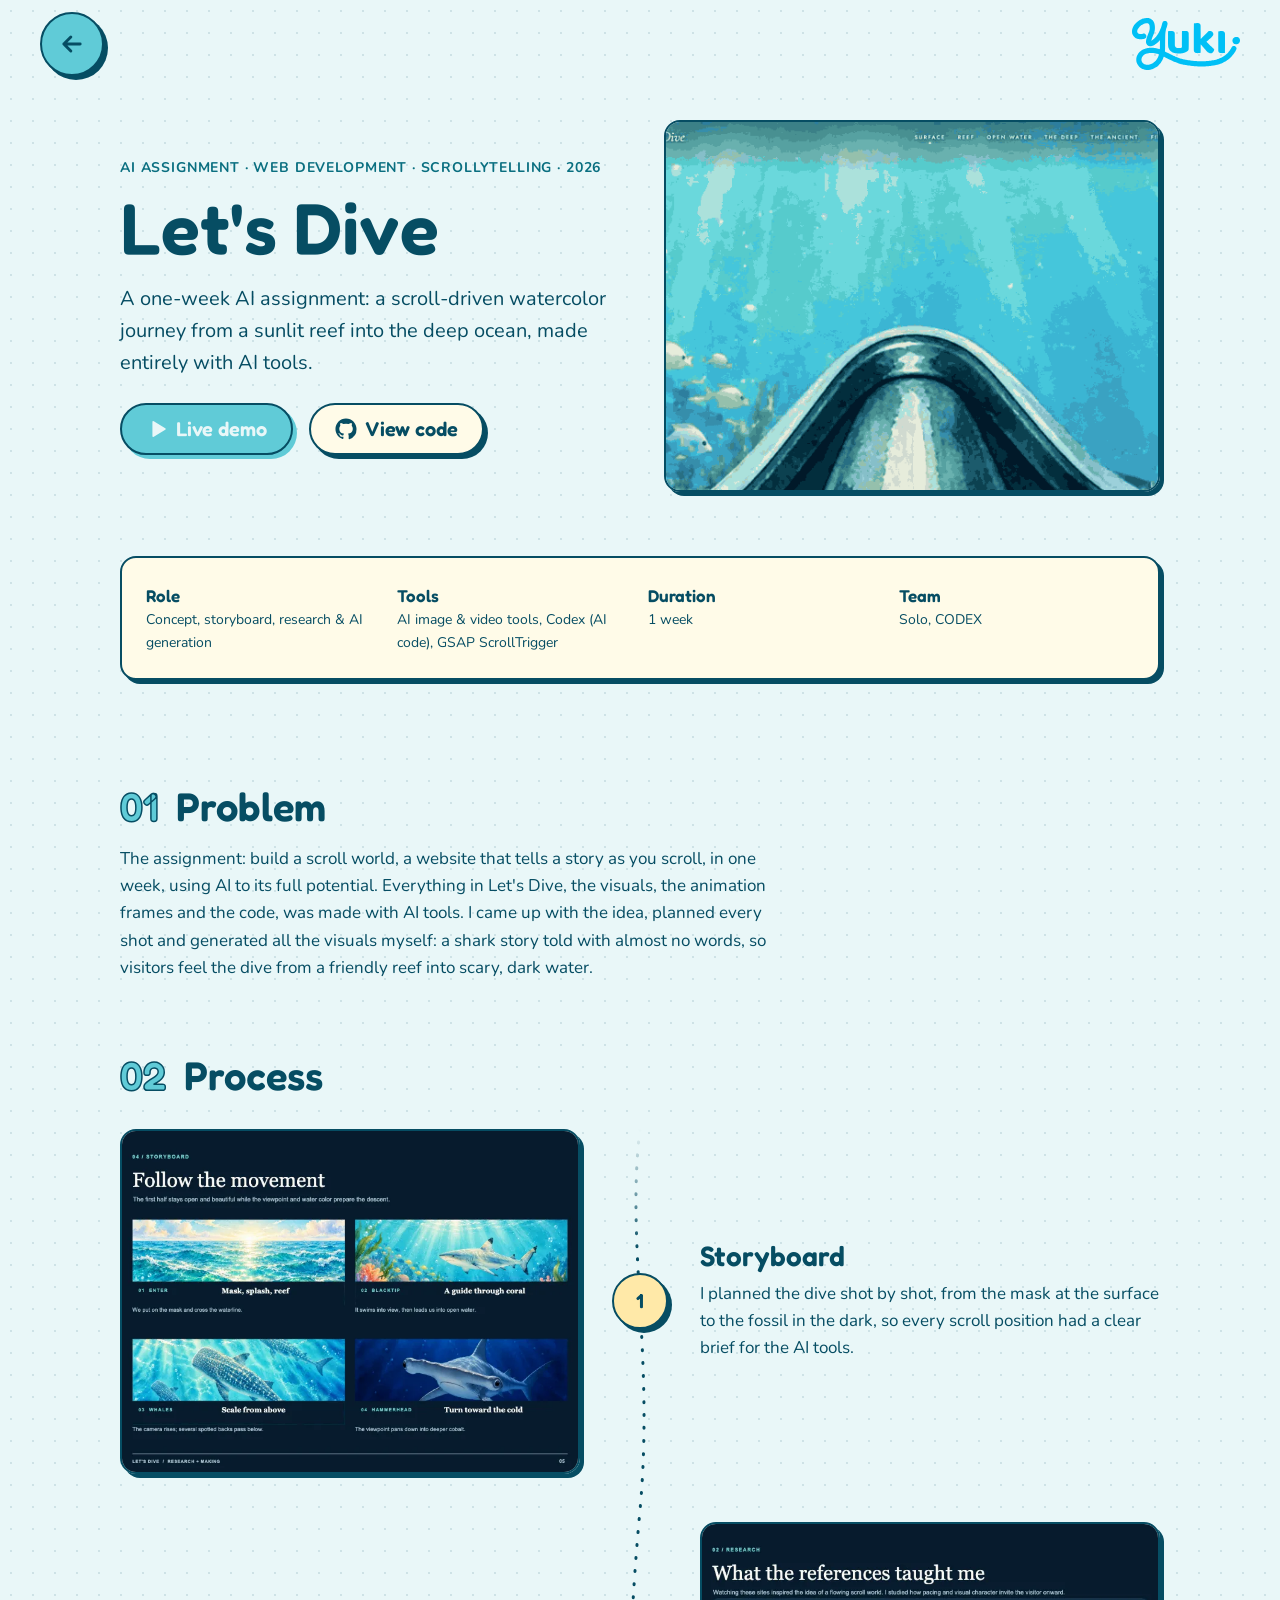
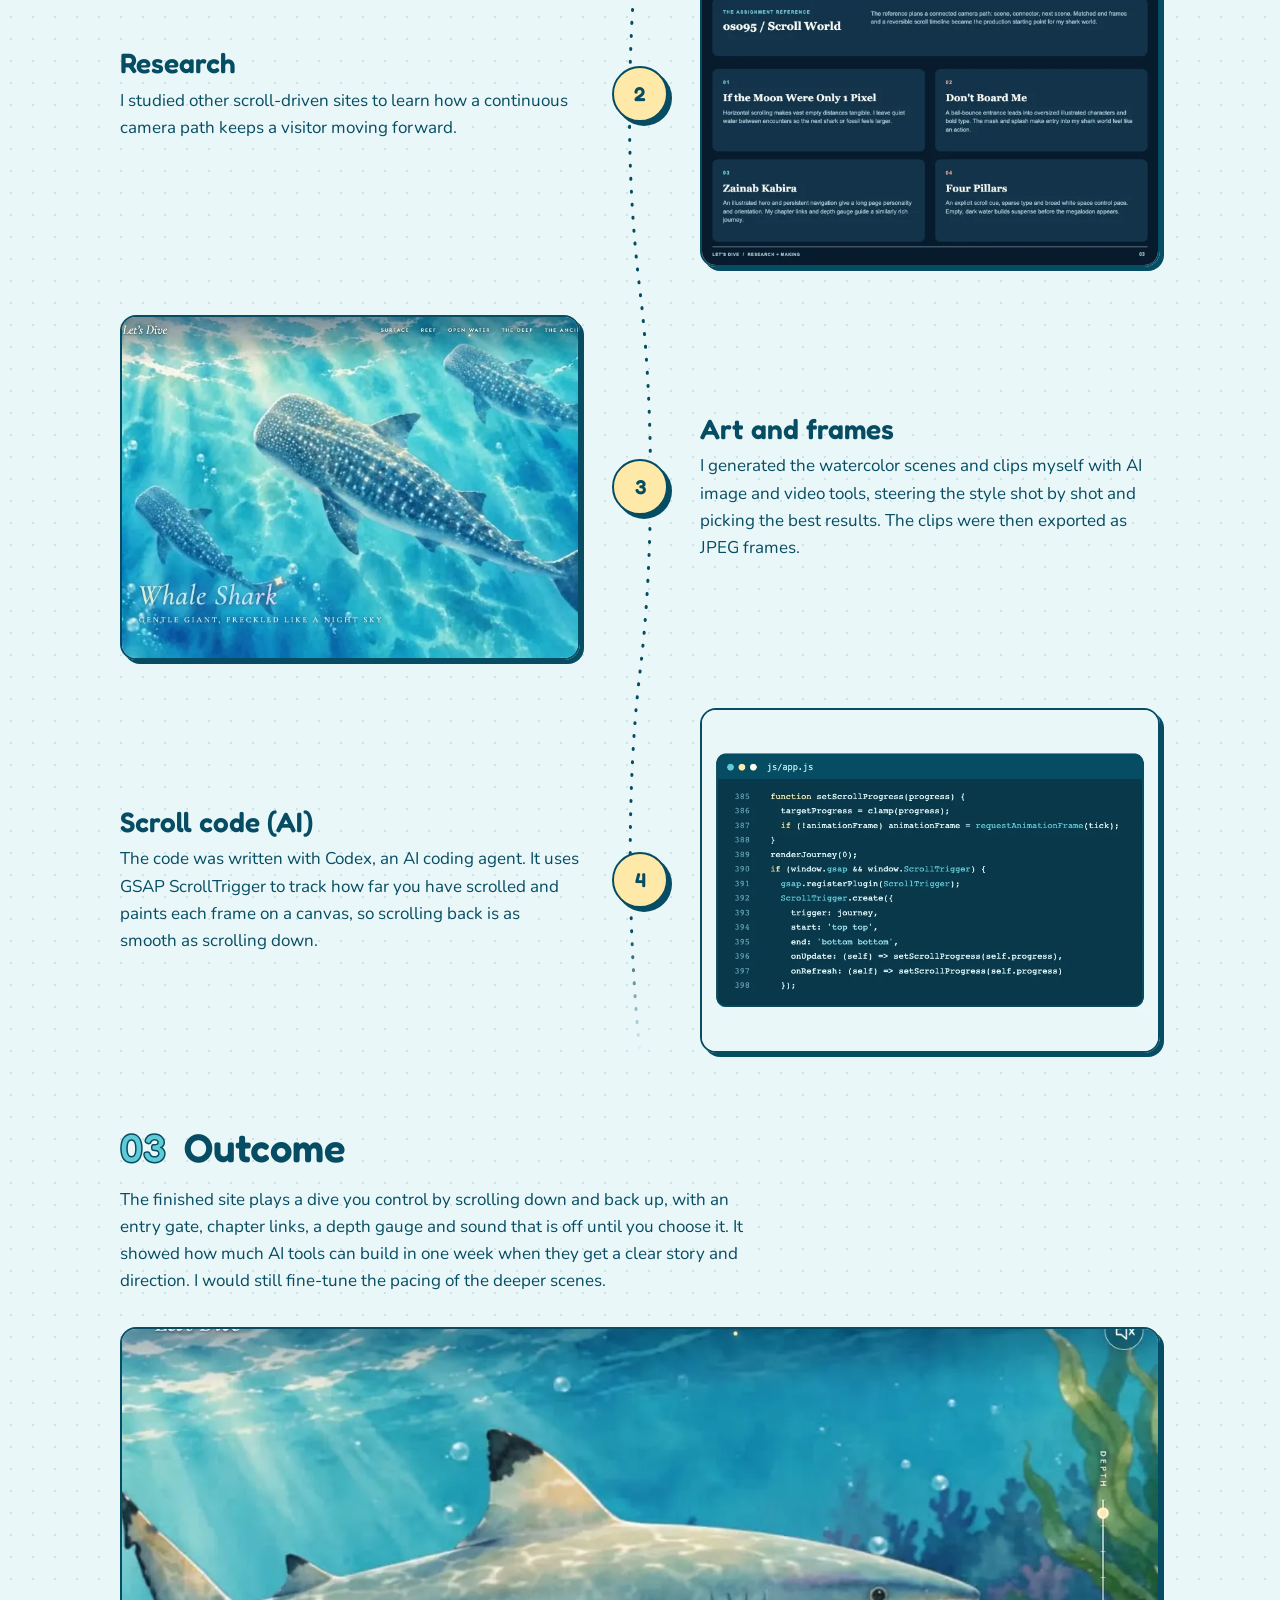
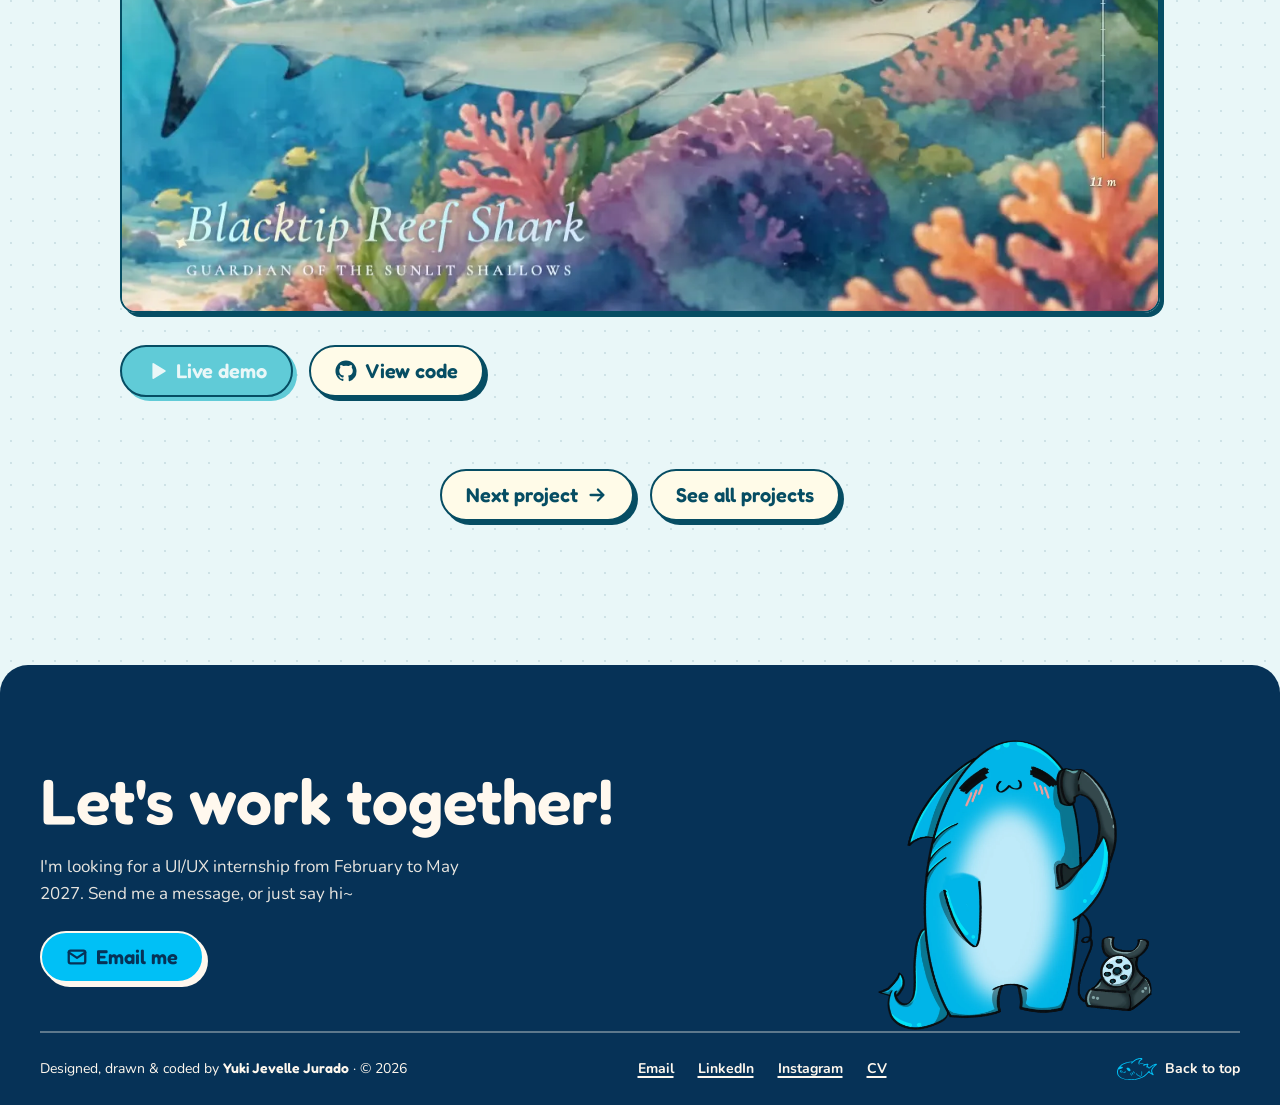
<file: case-letsdive.html>
<!DOCTYPE html>
<html lang="en">
<head>
  <meta charset="UTF-8">
  <meta name="viewport" content="width=device-width, initial-scale=1.0">
  <title>Let's Dive — Yuki</title>
  <meta name="description" content="Case study: Let's Dive, a scroll-driven watercolor journey from a sunlit reef into the deep ocean.">
  <!-- Link preview (iMessage, WhatsApp, LinkedIn…): the Yuki logo on cream -->
  <meta property="og:type" content="website">
  <meta property="og:url" content="https://yukijurado-portfolio.vercel.app/case-letsdive.html">
  <meta property="og:title" content="Let's Dive — Yuki">
  <meta property="og:description" content="Case study: Let's Dive, a scroll-driven watercolor journey from a sunlit reef into the deep ocean.">
  <meta property="og:image" content="https://yukijurado-portfolio.vercel.app/assets/img/og-image.png">
  <meta property="og:image:width" content="1200">
  <meta property="og:image:height" content="630">
  <meta property="og:image:alt" content="Yuki, hand-lettered logo">
  <meta name="twitter:card" content="summary_large_image">
  <link rel="icon" href="assets/icons/yuki-logomark-shark.svg" type="image/svg+xml">
  <link rel="preconnect" href="https://fonts.googleapis.com">
  <link rel="preconnect" href="https://fonts.gstatic.com" crossorigin>
  <link href="https://fonts.googleapis.com/css2?family=Fredoka:wght@400;500;600;700&family=Nunito:wght@400;600;700&display=swap" rel="stylesheet">
  <script>
    // Show the loader only on the first page of a visit, and never for reduced motion.
    document.documentElement.classList.add('js');
    try {
      if (!sessionStorage.getItem('yuki-loaded') &&
          !matchMedia('(prefers-reduced-motion: reduce)').matches) {
        document.documentElement.classList.add('show-loader');
        sessionStorage.setItem('yuki-loaded', '1');
      }
    } catch (e) { /* storage blocked: just skip the loader */ }
  </script>
  <link rel="stylesheet" href="css/style.css">
  <link rel="stylesheet" href="css/case-study.css">
  <script src="js/main.js" defer></script>
</head>
<body class="theme-letsdive">
  <!-- Loading screen: only shown on the first page of a visit (see the script in <head>
       and js/main.js). Without JavaScript it never appears. -->
  <div class="loader" aria-hidden="true">
    <div class="loader__inner">
      <span class="loader__bubbles"><span></span><span></span><span></span><span></span></span>
      <img class="loader__shark" src="assets/icons/yuki-logomark-shark.svg" alt="">
      <img class="loader__word" src="assets/icons/yuki-logo.svg" alt="">
    </div>
  </div>
  <a class="skip-link" href="#main">Skip to content</a>

  <!-- Case studies: no nav pill. Back button left, logo right. -->
  <header class="case-header">
    <a class="btn-round" href="projects.html" aria-label="Back to all projects">
      <svg viewBox="0 0 24 24" fill="none" stroke="currentColor" stroke-width="2.5" stroke-linecap="round" stroke-linejoin="round" aria-hidden="true"><path d="M19 12H5M11 6l-6 6 6 6"/></svg>
    </a>
    <a class="logo" href="index.html"><img src="assets/icons/yuki-logo.svg" alt="Yuki, home"></a>
  </header>

  <main id="main" class="container case">
    
    <header class="case__intro">
      <div class="case__intro-text">
        <p class="case__tag">AI assignment · Web development · Scrollytelling · 2026</p>
        <h1 class="case__title" data-split>Let's Dive</h1>
        <p class="case__summary">A one-week AI assignment: a scroll-driven watercolor journey from a sunlit reef into the deep ocean, made entirely with AI tools.</p>
        <!-- Only keep the buttons this project has (delete a button here and under Outcome). GitHub links: github.com/ydsphoenix -->
        <div class="case__links">
          <a class="btn btn--primary" href="https://sharkscrollworld.vercel.app" target="_blank" rel="noopener"><svg viewBox="0 0 24 24" fill="currentColor" aria-hidden="true"><path d="M7 4.5v15a1 1 0 0 0 1.5.86l12.5-7.5a1 1 0 0 0 0-1.72L8.5 3.64A1 1 0 0 0 7 4.5z"/></svg>Live demo <span class="visually-hidden">(opens in a new tab)</span></a>
          <a class="btn btn--secondary" href="https://github.com/ydsphoenix/LetsDive-Shark-Scroll-World" target="_blank" rel="noopener"><svg viewBox="0 0 24 24" fill="currentColor" aria-hidden="true"><path d="M12 .5C5.65.5.5 5.65.5 12c0 5.08 3.29 9.39 7.86 10.91.58.1.79-.25.79-.56v-2c-3.2.7-3.87-1.37-3.87-1.37-.52-1.33-1.28-1.69-1.28-1.69-1.04-.71.08-.7.08-.7 1.15.08 1.76 1.19 1.76 1.19 1.03 1.76 2.69 1.25 3.35.96.1-.74.4-1.25.73-1.54-2.55-.29-5.24-1.28-5.24-5.69 0-1.26.45-2.28 1.19-3.09-.12-.29-.52-1.46.11-3.05 0 0 .97-.31 3.17 1.18a11 11 0 0 1 5.77 0c2.2-1.49 3.17-1.18 3.17-1.18.63 1.59.23 2.76.11 3.05.74.81 1.19 1.83 1.19 3.09 0 4.42-2.69 5.39-5.25 5.68.41.36.78 1.06.78 2.14v3.17c0 .31.21.67.8.56A11.5 11.5 0 0 0 23.5 12C23.5 5.65 18.35.5 12 .5z"/></svg>View code <span class="visually-hidden">(opens in a new tab)</span></a>
        </div>
      </div>
      <figure class="case__media" data-reveal>
        <!-- Looping GIF; people who prefer reduced motion get the still image instead. -->
        <picture>
          <source media="(prefers-reduced-motion: reduce)" srcset="assets/img/letsdive/hero-still.webp">
          <img src="assets/img/letsdive/hero.gif" alt="Let's Dive: scrolling from the sunlit reef into the ocean" width="640" height="400">
        </picture>
      </figure>
      <dl class="case__facts" data-reveal data-reveal-delay="300">
        <div><dt>Role</dt><dd>Concept, storyboard, research &amp; AI generation</dd></div>
        <div><dt>Tools</dt><dd>AI image &amp; video tools, Codex (AI code), GSAP ScrollTrigger</dd></div>
        <div><dt>Duration</dt><dd>1 week</dd></div>
        <div><dt>Team</dt><dd>Solo, CODEX</dd></div>
      </dl>
    </header>

    <section class="case__section" data-reveal aria-labelledby="problem">
      <h2 id="problem"><span>01</span> Problem</h2>
      <p>The assignment: build a scroll world, a website that tells a story as you scroll, in one week, using AI to its full potential. Everything in Let's Dive, the visuals, the animation frames and the code, was made with AI tools. I came up with the idea, planned every shot and generated all the visuals myself: a shark story told with almost no words, so visitors feel the dive from a friendly reef into scary, dark water.</p>
    </section>

    <section class="case__section" aria-labelledby="process">
      <h2 id="process" data-reveal><span>02</span> Process</h2>
      <!-- Zigzag steps. The dashed line is one SVG behind the list (css/case-study.css). -->
      <div class="steps-wrap">
        <svg class="steps__line" viewBox="0 0 40 400" preserveAspectRatio="none" aria-hidden="true" focusable="false">
        <path vector-effect="non-scaling-stroke" d="M20 0 C 6 30, 34 60, 20 100 S 6 170, 20 200 S 34 270, 20 300 S 8 370, 20 400"/>
      </svg>
        <ol class="steps" role="list">
        <li class="step" data-reveal>
          <figure class="step__media">
            <img src="assets/img/letsdive/step-1-storyboard.webp" alt="Storyboard page from the process book showing four planned shots: the mask and splash, the blacktip reef shark, whale sharks and a hammerhead" width="800" height="566" loading="lazy">
          </figure>
          <span class="step__dot" aria-hidden="true">1</span>
          <div class="step__text">
            <h3>Storyboard</h3>
            <p>I planned the dive shot by shot, from the mask at the surface to the fossil in the dark, so every scroll position had a clear brief for the AI tools.</p>
          </div>
        </li>
        <li class="step" data-reveal>
          <figure class="step__media">
            <img src="assets/img/letsdive/step-2-research.webp" alt="Research page from the process book: four reference scroll sites and what each one taught me about pacing and navigation" width="800" height="566" loading="lazy">
          </figure>
          <span class="step__dot" aria-hidden="true">2</span>
          <div class="step__text">
            <h3>Research</h3>
            <p>I studied other scroll-driven sites to learn how a continuous camera path keeps a visitor moving forward.</p>
          </div>
        </li>
        <li class="step" data-reveal>
          <figure class="step__media">
            <img src="assets/img/letsdive/step-3-art.webp" alt="Whale sharks swimming through sunlit blue water, one of the watercolor scenes in Let's Dive" width="800" height="600" loading="lazy">
          </figure>
          <span class="step__dot" aria-hidden="true">3</span>
          <div class="step__text">
            <h3>Art and frames</h3>
            <p>I generated the watercolor scenes and clips myself with AI image and video tools, steering the style shot by shot and picking the best results. The clips were then exported as JPEG frames.</p>
          </div>
        </li>
        <li class="step" data-reveal>
          <figure class="step__media">
            <img src="assets/img/letsdive/step-4-code.webp" alt="Code from js/app.js: the setScrollProgress function and the GSAP ScrollTrigger setup that drives the whole journey" width="800" height="600" loading="lazy">
          </figure>
          <span class="step__dot" aria-hidden="true">4</span>
          <div class="step__text">
            <h3>Scroll code (AI)</h3>
            <p>The code was written with Codex, an AI coding agent. It uses GSAP ScrollTrigger to track how far you have scrolled and paints each frame on a canvas, so scrolling back is as smooth as scrolling down.</p>
          </div>
        </li>
        </ol>
      </div>
    </section>

    <section class="case__section" data-reveal aria-labelledby="outcome">
      <h2 id="outcome"><span>03</span> Outcome</h2>
      <p>The finished site plays a dive you control by scrolling down and back up, with an entry gate, chapter links, a depth gauge and sound that is off until you choose it. It showed how much AI tools can build in one week when they get a clear story and direction. I would still fine-tune the pacing of the deeper scenes.</p>
      <div class="case__hero"><img src="assets/img/letsdive/outcome.webp" alt="Let's Dive: a blacktip reef shark swimming over a coral reef, with the chapter links and depth gauge visible" width="1280" height="720" loading="lazy"></div>
      <div class="case__links case__links--end">
          <a class="btn btn--primary" href="https://sharkscrollworld.vercel.app" target="_blank" rel="noopener"><svg viewBox="0 0 24 24" fill="currentColor" aria-hidden="true"><path d="M7 4.5v15a1 1 0 0 0 1.5.86l12.5-7.5a1 1 0 0 0 0-1.72L8.5 3.64A1 1 0 0 0 7 4.5z"/></svg>Live demo <span class="visually-hidden">(opens in a new tab)</span></a>
          <a class="btn btn--secondary" href="https://github.com/ydsphoenix/LetsDive-Shark-Scroll-World" target="_blank" rel="noopener"><svg viewBox="0 0 24 24" fill="currentColor" aria-hidden="true"><path d="M12 .5C5.65.5.5 5.65.5 12c0 5.08 3.29 9.39 7.86 10.91.58.1.79-.25.79-.56v-2c-3.2.7-3.87-1.37-3.87-1.37-.52-1.33-1.28-1.69-1.28-1.69-1.04-.71.08-.7.08-.7 1.15.08 1.76 1.19 1.76 1.19 1.03 1.76 2.69 1.25 3.35.96.1-.74.4-1.25.73-1.54-2.55-.29-5.24-1.28-5.24-5.69 0-1.26.45-2.28 1.19-3.09-.12-.29-.52-1.46.11-3.05 0 0 .97-.31 3.17 1.18a11 11 0 0 1 5.77 0c2.2-1.49 3.17-1.18 3.17-1.18.63 1.59.23 2.76.11 3.05.74.81 1.19 1.83 1.19 3.09 0 4.42-2.69 5.39-5.25 5.68.41.36.78 1.06.78 2.14v3.17c0 .31.21.67.8.56A11.5 11.5 0 0 0 23.5 12C23.5 5.65 18.35.5 12 .5z"/></svg>View code <span class="visually-hidden">(opens in a new tab)</span></a>
        </div>
    </section>

    <nav class="case__next" aria-label="More projects">
      <a class="btn" href="case-lilbao.html">Next project <svg viewBox="0 0 24 24" fill="none" stroke="currentColor" stroke-width="2.5" stroke-linecap="round" stroke-linejoin="round" aria-hidden="true"><path d="M5 12h14M13 6l6 6-6 6"/></svg></a>
      <a class="btn" href="projects.html">See all projects</a>
    </nav>
  </main>

  <!-- ===== Footer: same on every page (copy changes to all .html files).
       Contact uses the slim version (bar only), since the page itself is the "get in touch". ===== -->
  <footer class="site-footer">
    <div class="site-footer__inner">
      <div class="site-footer__cta">
        <div class="site-footer__text">
          <h2>Let's work together!</h2>
          <p>I'm looking for a UI/UX internship from February to May 2027. Send me a message, or just say hi~</p>
          <a class="btn btn--primary site-footer__btn" href="mailto:yuki.j120303@gmail.com">
            <svg width="20" height="20" viewBox="0 0 24 24" fill="none" stroke="currentColor" stroke-width="2.5" stroke-linecap="round" stroke-linejoin="round" aria-hidden="true"><rect x="3" y="5" width="18" height="14" rx="2"/><path d="m3 7 9 6 9-6"/></svg>
            Email me
          </a>
        </div>
        <img class="site-footer__shark" src="assets/img/shark-telephone.webp" width="1078" height="1139" alt="" loading="lazy">
      </div>
      <div class="site-footer__bar">
        <p class="site-footer__credit">Designed, drawn &amp; coded by <strong>Yuki Jevelle Jurado</strong> · © 2026</p>
        <ul class="site-footer__links">
          <li><a href="mailto:yuki.j120303@gmail.com">Email</a></li>
          <li><a href="https://www.linkedin.com/in/yuki-jevelle-jurado/" target="_blank" rel="noopener">LinkedIn<span class="visually-hidden"> (opens in a new tab)</span></a></li>
          <li><a href="https://www.instagram.com/ydsphoenix/" target="_blank" rel="noopener">Instagram<span class="visually-hidden"> (opens in a new tab)</span></a></li>
          <li><a href="assets/docs/yuki-cv.pdf" download>CV</a></li>
        </ul>
        <a class="site-footer__top" href="#">
          <img src="assets/icons/yuki-logomark-shark.svg" alt="" width="40" height="22">
          Back to top
        </a>
      </div>
    </div>
  </footer>
</body>
</html>
</file>
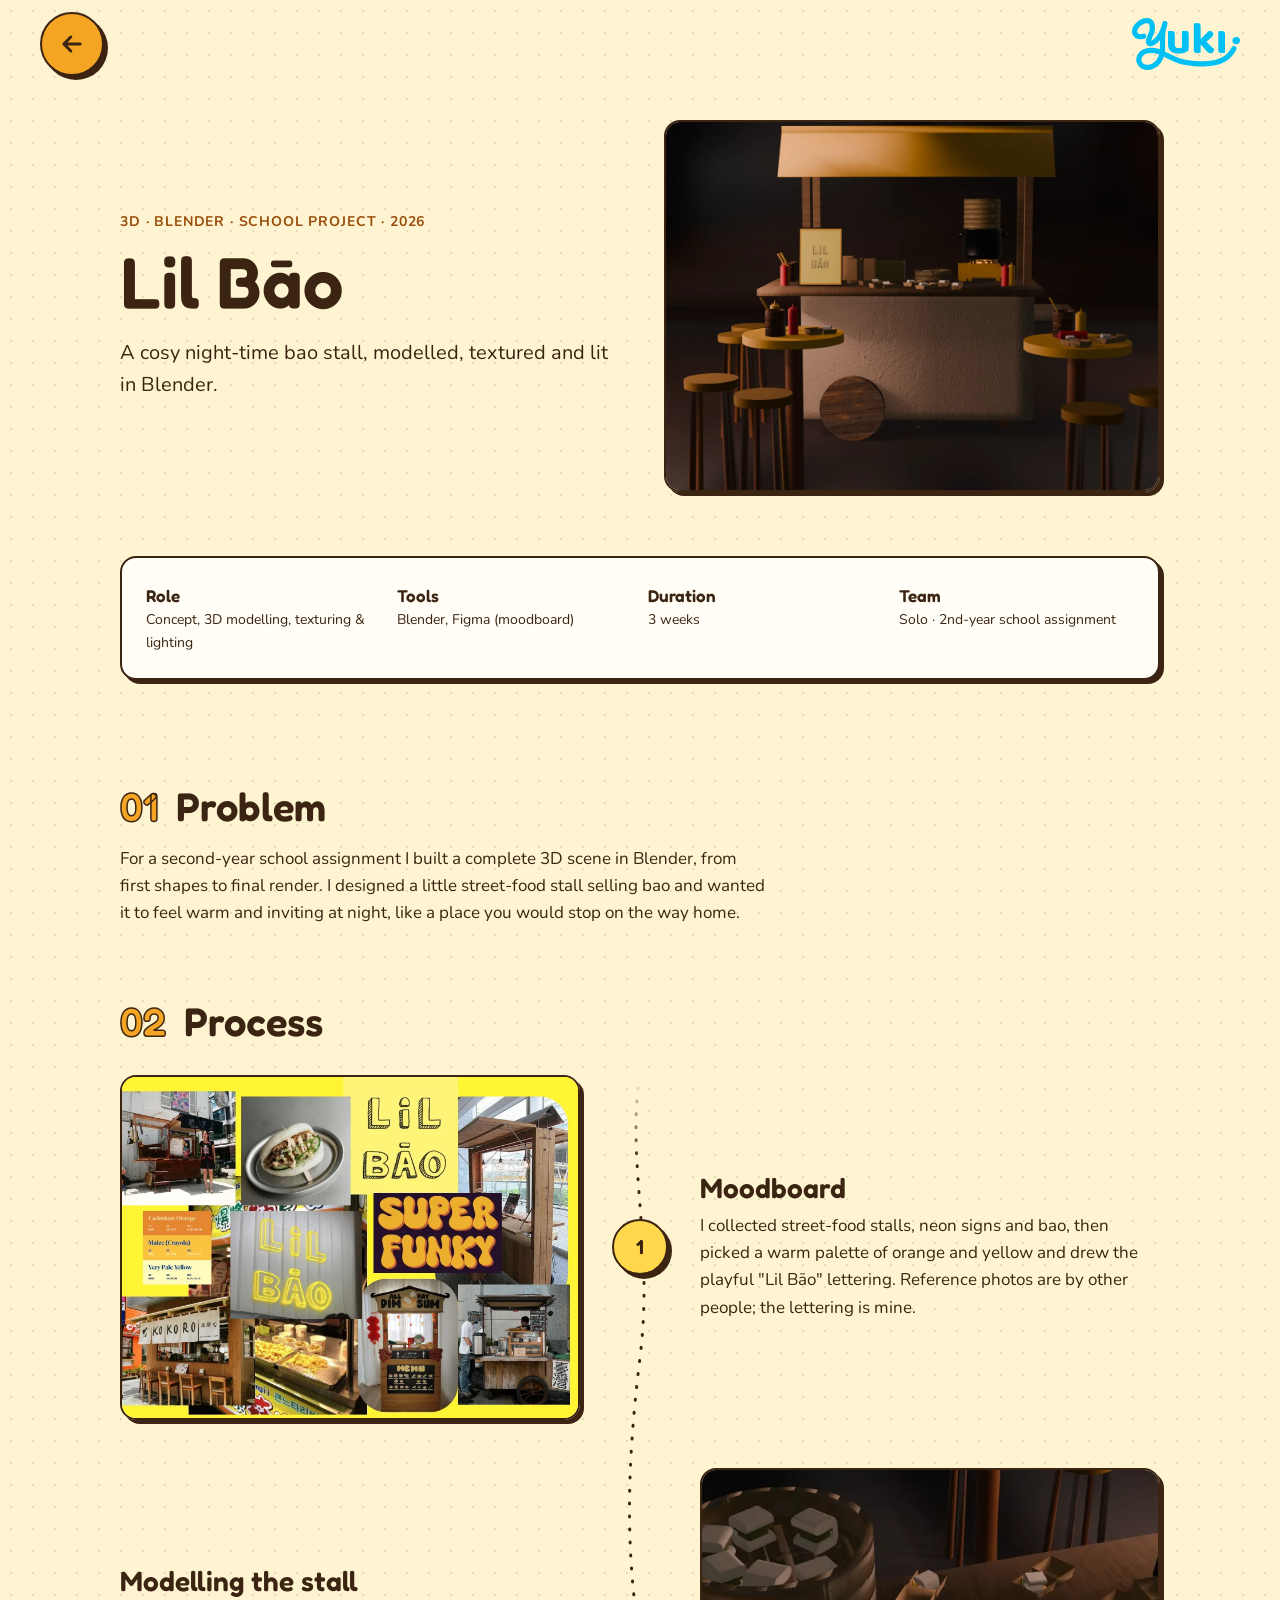
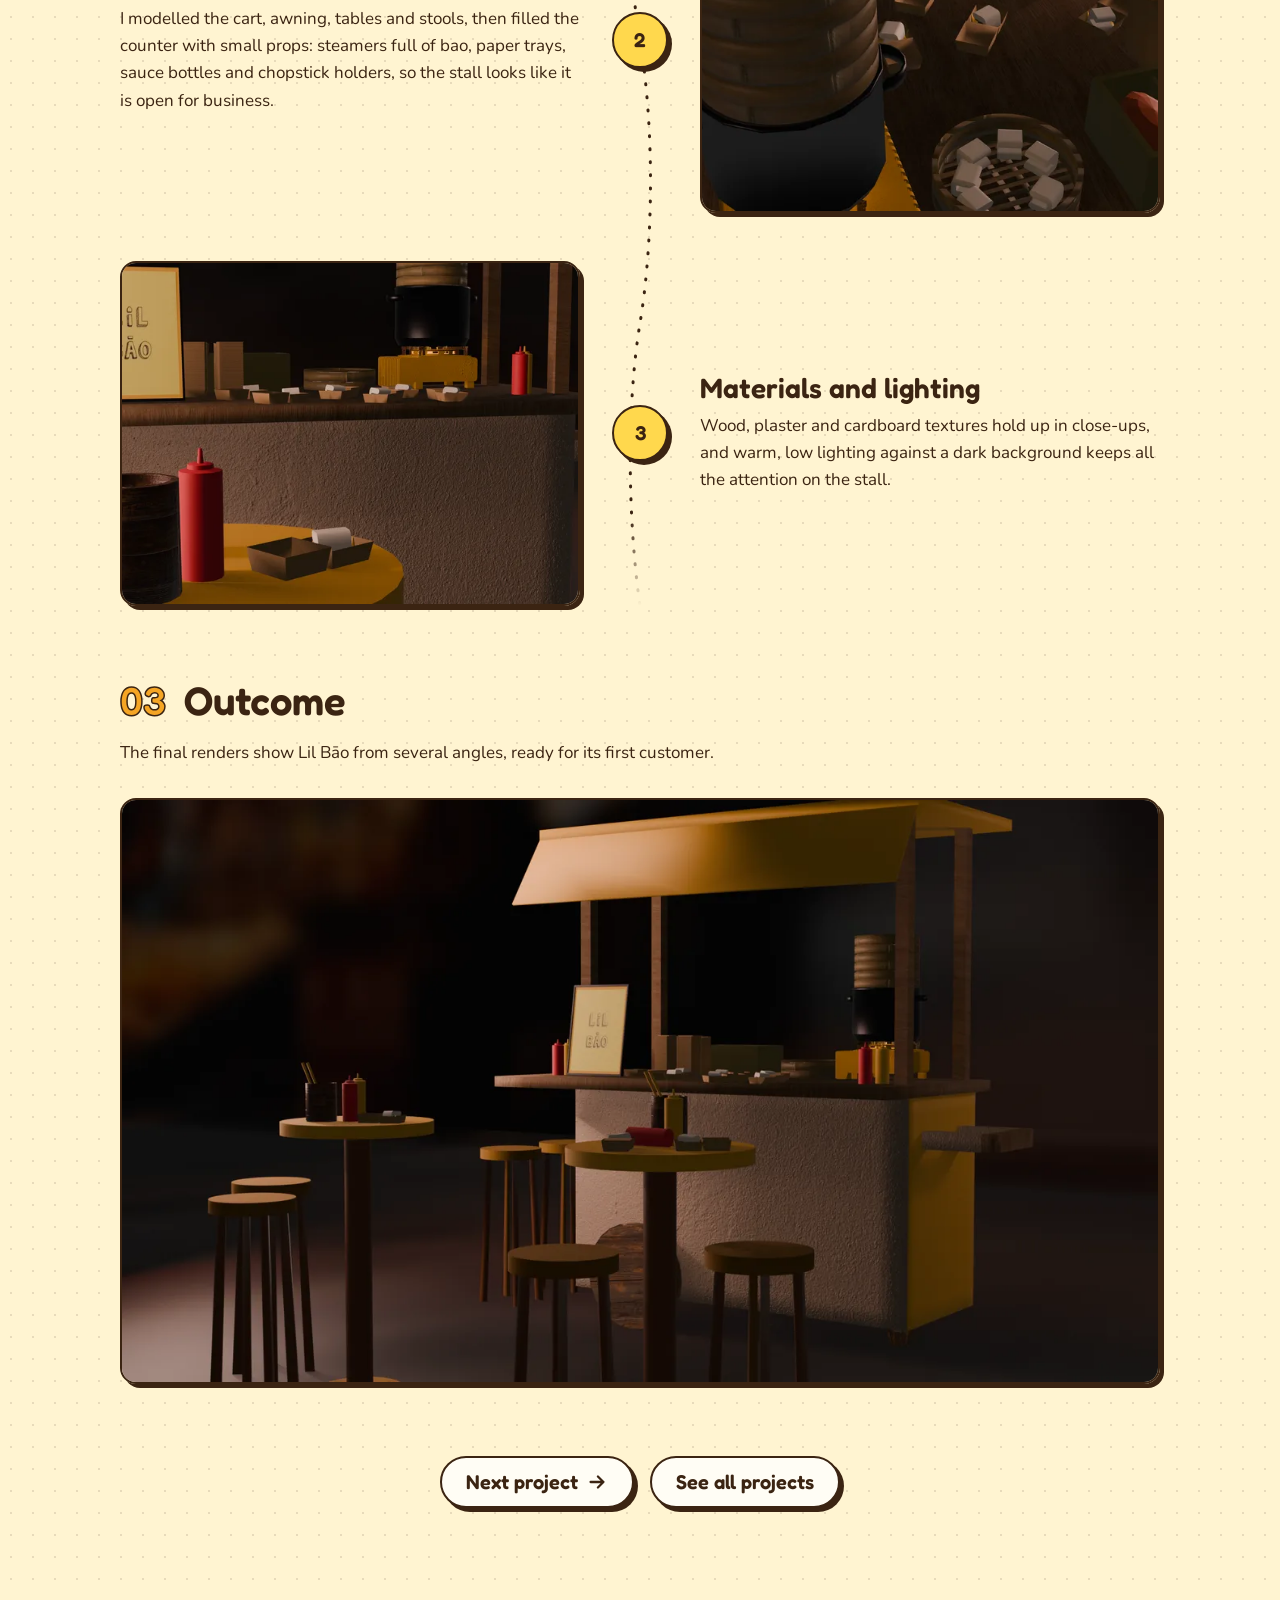
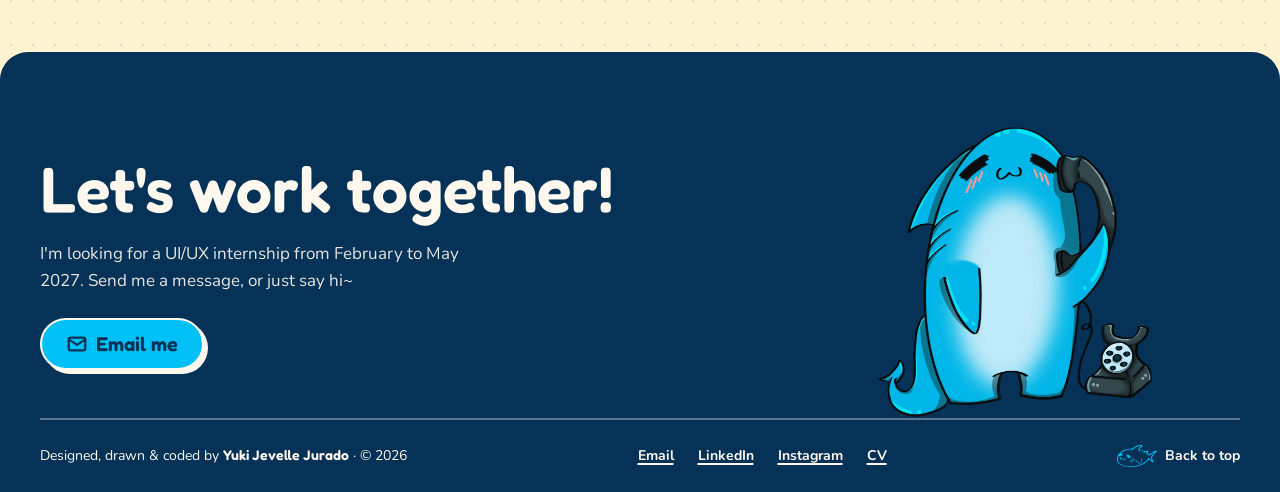
<file: case-lilbao.html>
<!DOCTYPE html>
<html lang="en">
<head>
  <meta charset="UTF-8">
  <meta name="viewport" content="width=device-width, initial-scale=1.0">
  <title>Lil Bāo — Yuki</title>
  <meta name="description" content="Case study: Lil Bāo, a cosy night-time bao street-food stall modelled, textured and lit in Blender.">
  <!-- Link preview (iMessage, WhatsApp, LinkedIn…): the Yuki logo on cream -->
  <meta property="og:type" content="website">
  <meta property="og:url" content="https://yukijurado-portfolio.vercel.app/case-lilbao.html">
  <meta property="og:title" content="Lil Bāo — Yuki">
  <meta property="og:description" content="Case study: Lil Bāo, a cosy night-time bao street-food stall modelled, textured and lit in Blender.">
  <meta property="og:image" content="https://yukijurado-portfolio.vercel.app/assets/img/og-image.png">
  <meta property="og:image:width" content="1200">
  <meta property="og:image:height" content="630">
  <meta property="og:image:alt" content="Yuki, hand-lettered logo">
  <meta name="twitter:card" content="summary_large_image">
  <link rel="icon" href="assets/icons/yuki-logomark-shark.svg" type="image/svg+xml">
  <link rel="preconnect" href="https://fonts.googleapis.com">
  <link rel="preconnect" href="https://fonts.gstatic.com" crossorigin>
  <link href="https://fonts.googleapis.com/css2?family=Fredoka:wght@400;500;600;700&family=Nunito:wght@400;600;700&display=swap" rel="stylesheet">
  <script>
    // Show the loader only on the first page of a visit, and never for reduced motion.
    document.documentElement.classList.add('js');
    try {
      if (!sessionStorage.getItem('yuki-loaded') &&
          !matchMedia('(prefers-reduced-motion: reduce)').matches) {
        document.documentElement.classList.add('show-loader');
        sessionStorage.setItem('yuki-loaded', '1');
      }
    } catch (e) { /* storage blocked: just skip the loader */ }
  </script>
  <link rel="stylesheet" href="css/style.css">
  <link rel="stylesheet" href="css/case-study.css">
  <script src="js/main.js" defer></script>
</head>
<body class="theme-lilbao">
  <!-- Loading screen: only shown on the first page of a visit (see the script in <head>
       and js/main.js). Without JavaScript it never appears. -->
  <div class="loader" aria-hidden="true">
    <div class="loader__inner">
      <span class="loader__bubbles"><span></span><span></span><span></span><span></span></span>
      <img class="loader__shark" src="assets/icons/yuki-logomark-shark.svg" alt="">
      <img class="loader__word" src="assets/icons/yuki-logo.svg" alt="">
    </div>
  </div>
  <a class="skip-link" href="#main">Skip to content</a>

  <!-- Case studies: no nav pill. Back button left, logo right. -->
  <header class="case-header">
    <a class="btn-round" href="projects.html" aria-label="Back to all projects">
      <svg viewBox="0 0 24 24" fill="none" stroke="currentColor" stroke-width="2.5" stroke-linecap="round" stroke-linejoin="round" aria-hidden="true"><path d="M19 12H5M11 6l-6 6 6 6"/></svg>
    </a>
    <a class="logo" href="index.html"><img src="assets/icons/yuki-logo.svg" alt="Yuki, home"></a>
  </header>

  <main id="main" class="container case">

    <header class="case__intro">
      <div class="case__intro-text">
        <p class="case__tag">3D · Blender · School project · 2026</p>
        <h1 class="case__title" data-split>Lil Bāo</h1>
        <p class="case__summary">A cosy night-time bao stall, modelled, textured and lit in Blender.</p>
      </div>
      <figure class="case__media" data-reveal>
        <img src="assets/img/lilbao/hero.webp" alt="Lil Bāo rendered from the front: a wooden street-food cart with an orange awning, a bamboo steamer on a stove and high tables with stools on either side, lit warmly against a dark background" width="1600" height="900">
      </figure>
      <dl class="case__facts" data-reveal data-reveal-delay="300">
        <div><dt>Role</dt><dd>Concept, 3D modelling, texturing &amp; lighting</dd></div>
        <div><dt>Tools</dt><dd>Blender, Figma (moodboard)</dd></div>
        <div><dt>Duration</dt><dd>3 weeks</dd></div>
        <div><dt>Team</dt><dd>Solo · 2nd-year school assignment</dd></div>
      </dl>
    </header>

    <section class="case__section" data-reveal aria-labelledby="problem">
      <h2 id="problem"><span>01</span> Problem</h2>
      <p>For a second-year school assignment I built a complete 3D scene in Blender, from first shapes to final render. I designed a little street-food stall selling bao and wanted it to feel warm and inviting at night, like a place you would stop on the way home.</p>
    </section>

    <section class="case__section" aria-labelledby="process">
      <h2 id="process" data-reveal><span>02</span> Process</h2>
      <!-- Zigzag steps. The dashed line is one SVG behind the list (css/case-study.css). -->
      <div class="steps-wrap">
        <svg class="steps__line" viewBox="0 0 40 400" preserveAspectRatio="none" aria-hidden="true" focusable="false">
        <path vector-effect="non-scaling-stroke" d="M20 0 C 6 30, 34 60, 20 100 S 6 170, 20 200 S 34 270, 20 300 S 8 370, 20 400"/>
      </svg>
        <ol class="steps" role="list">
        <li class="step" data-reveal>
          <figure class="step__media">
            <img src="assets/img/lilbao/step-1-moodboard.webp" alt="Moodboard: reference photos of street-food carts, bao and neon signs, a palette of cadmium orange, maize and pale yellow, and the Lil Bāo lettering" width="842" height="595" loading="lazy">
          </figure>
          <span class="step__dot" aria-hidden="true">1</span>
          <div class="step__text">
            <h3>Moodboard</h3>
            <p>I collected street-food stalls, neon signs and bao, then picked a warm palette of orange and yellow and drew the playful "Lil Bāo" lettering. Reference photos are by other people; the lettering is mine.</p>
          </div>
        </li>
        <li class="step" data-reveal>
          <figure class="step__media">
            <img src="assets/img/lilbao/step-2-props.webp" alt="Close-up from above: a stacked bamboo steamer full of bao on a pot, paper trays with buns and a box of fillings on the wooden counter" width="800" height="450" loading="lazy">
          </figure>
          <span class="step__dot" aria-hidden="true">2</span>
          <div class="step__text">
            <h3>Modelling the stall</h3>
            <p>I modelled the cart, awning, tables and stools, then filled the counter with small props: steamers full of bao, paper trays, sauce bottles and chopstick holders, so the stall looks like it is open for business.</p>
          </div>
        </li>
        <li class="step" data-reveal>
          <figure class="step__media">
            <img src="assets/img/lilbao/step-3-materials.webp" alt="Close-up of a table with a wooden chopstick holder, sauce bottles and paper trays, with the textured plaster cart and the Lil Bāo sign behind" width="800" height="450" loading="lazy">
          </figure>
          <span class="step__dot" aria-hidden="true">3</span>
          <div class="step__text">
            <h3>Materials and lighting</h3>
            <p>Wood, plaster and cardboard textures hold up in close-ups, and warm, low lighting against a dark background keeps all the attention on the stall.</p>
          </div>
        </li>
        </ol>
      </div>
    </section>

    <section class="case__section" data-reveal aria-labelledby="outcome">
      <h2 id="outcome"><span>03</span> Outcome</h2>
      <p>The final renders show Lil Bāo from several angles, ready for its first customer.</p>
      <div class="case__hero"><img src="assets/img/lilbao/outcome.webp" alt="Lil Bāo from the side: the cart with its orange awning and Lil Bāo sign, with tables and stools in the foreground and a soft, blurred background" width="1280" height="720" loading="lazy"></div>
    </section>

    <nav class="case__next" aria-label="More projects">
      <a class="btn" href="case-letsdive.html">Next project <svg viewBox="0 0 24 24" fill="none" stroke="currentColor" stroke-width="2.5" stroke-linecap="round" stroke-linejoin="round" aria-hidden="true"><path d="M5 12h14M13 6l6 6-6 6"/></svg></a>
      <a class="btn" href="projects.html">See all projects</a>
    </nav>
  </main>

  <!-- ===== Footer: same on every page (copy changes to all .html files).
       Contact uses the slim version (bar only), since the page itself is the "get in touch". ===== -->
  <footer class="site-footer">
    <div class="site-footer__inner">
      <div class="site-footer__cta">
        <div class="site-footer__text">
          <h2>Let's work together!</h2>
          <p>I'm looking for a UI/UX internship from February to May 2027. Send me a message, or just say hi~</p>
          <a class="btn btn--primary site-footer__btn" href="mailto:yuki.j120303@gmail.com">
            <svg width="20" height="20" viewBox="0 0 24 24" fill="none" stroke="currentColor" stroke-width="2.5" stroke-linecap="round" stroke-linejoin="round" aria-hidden="true"><rect x="3" y="5" width="18" height="14" rx="2"/><path d="m3 7 9 6 9-6"/></svg>
            Email me
          </a>
        </div>
        <img class="site-footer__shark" src="assets/img/shark-telephone.webp" width="1078" height="1139" alt="" loading="lazy">
      </div>
      <div class="site-footer__bar">
        <p class="site-footer__credit">Designed, drawn &amp; coded by <strong>Yuki Jevelle Jurado</strong> · © 2026</p>
        <ul class="site-footer__links">
          <li><a href="mailto:yuki.j120303@gmail.com">Email</a></li>
          <li><a href="https://www.linkedin.com/in/yuki-jevelle-jurado/" target="_blank" rel="noopener">LinkedIn<span class="visually-hidden"> (opens in a new tab)</span></a></li>
          <li><a href="https://www.instagram.com/ydsphoenix/" target="_blank" rel="noopener">Instagram<span class="visually-hidden"> (opens in a new tab)</span></a></li>
          <li><a href="assets/docs/yuki-cv.pdf" download>CV</a></li>
        </ul>
        <a class="site-footer__top" href="#">
          <img src="assets/icons/yuki-logomark-shark.svg" alt="" width="40" height="22">
          Back to top
        </a>
      </div>
    </div>
  </footer>
</body>
</html>
</file>
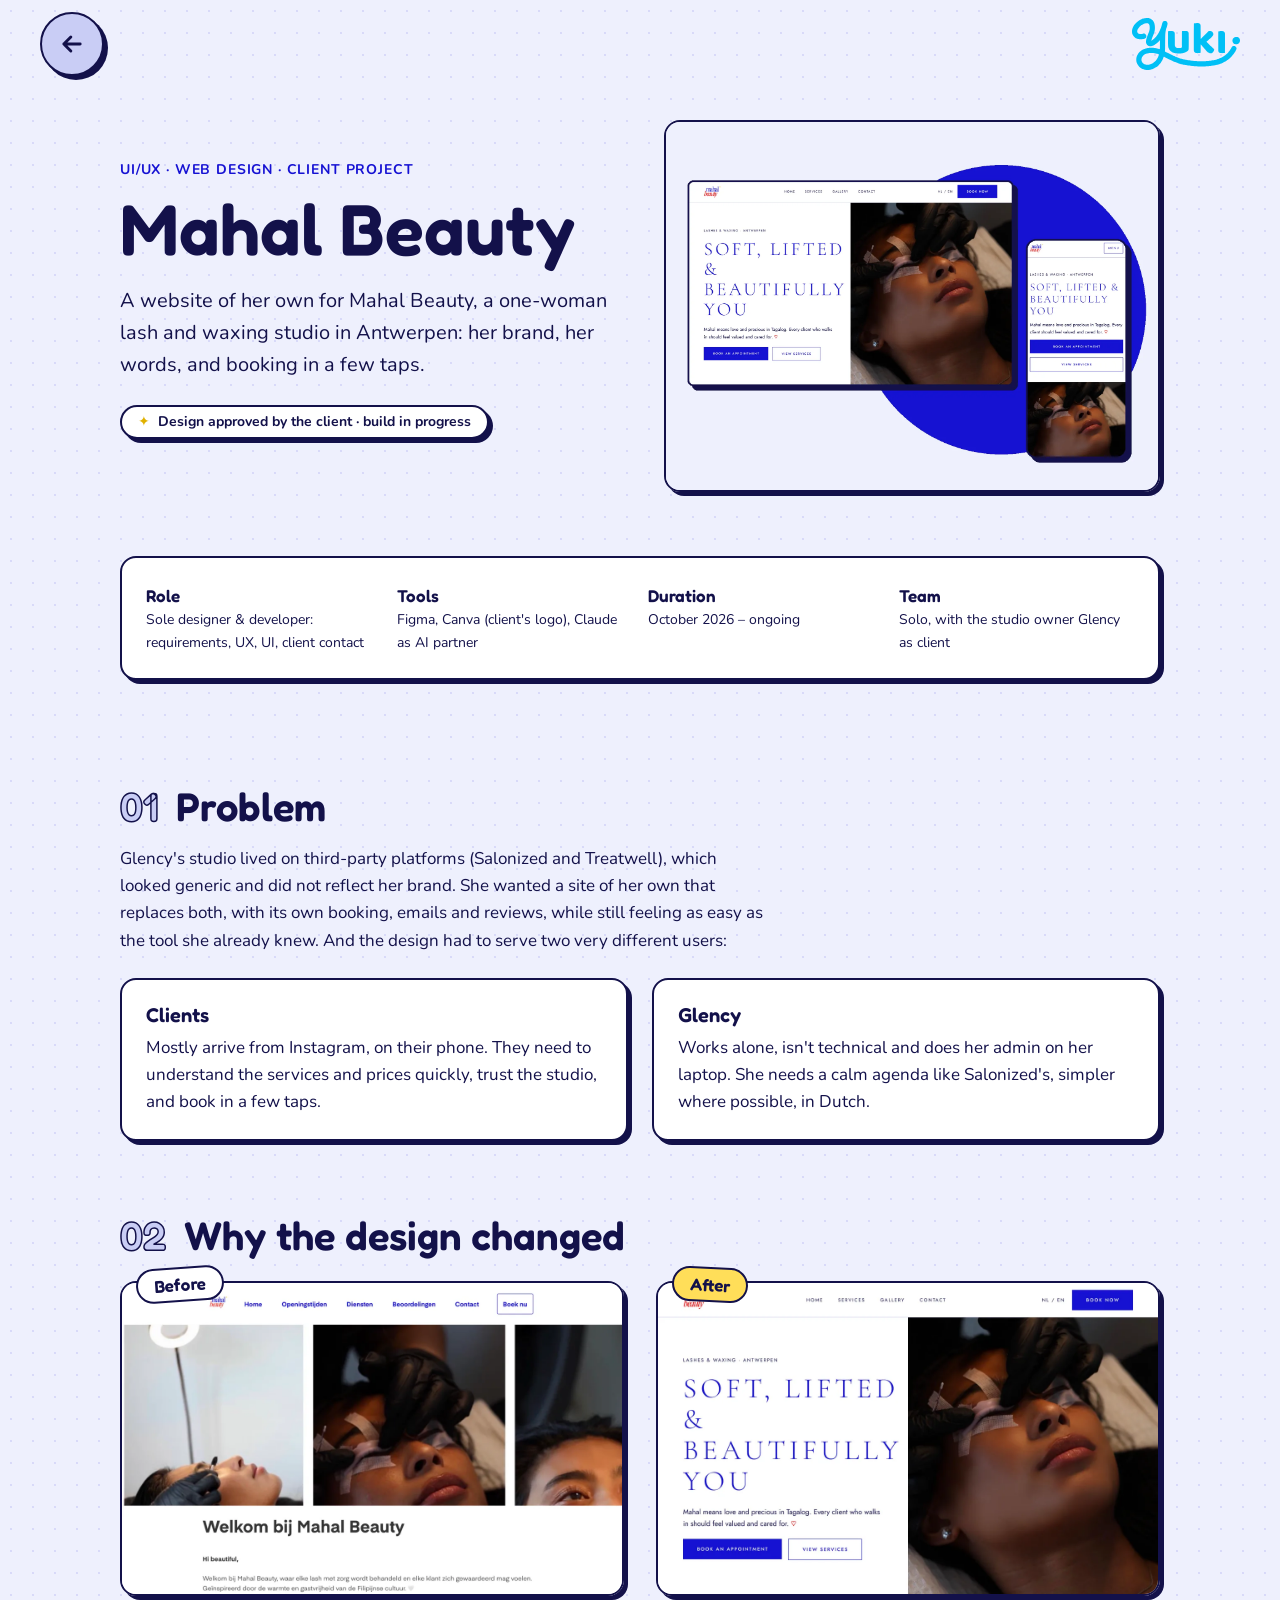
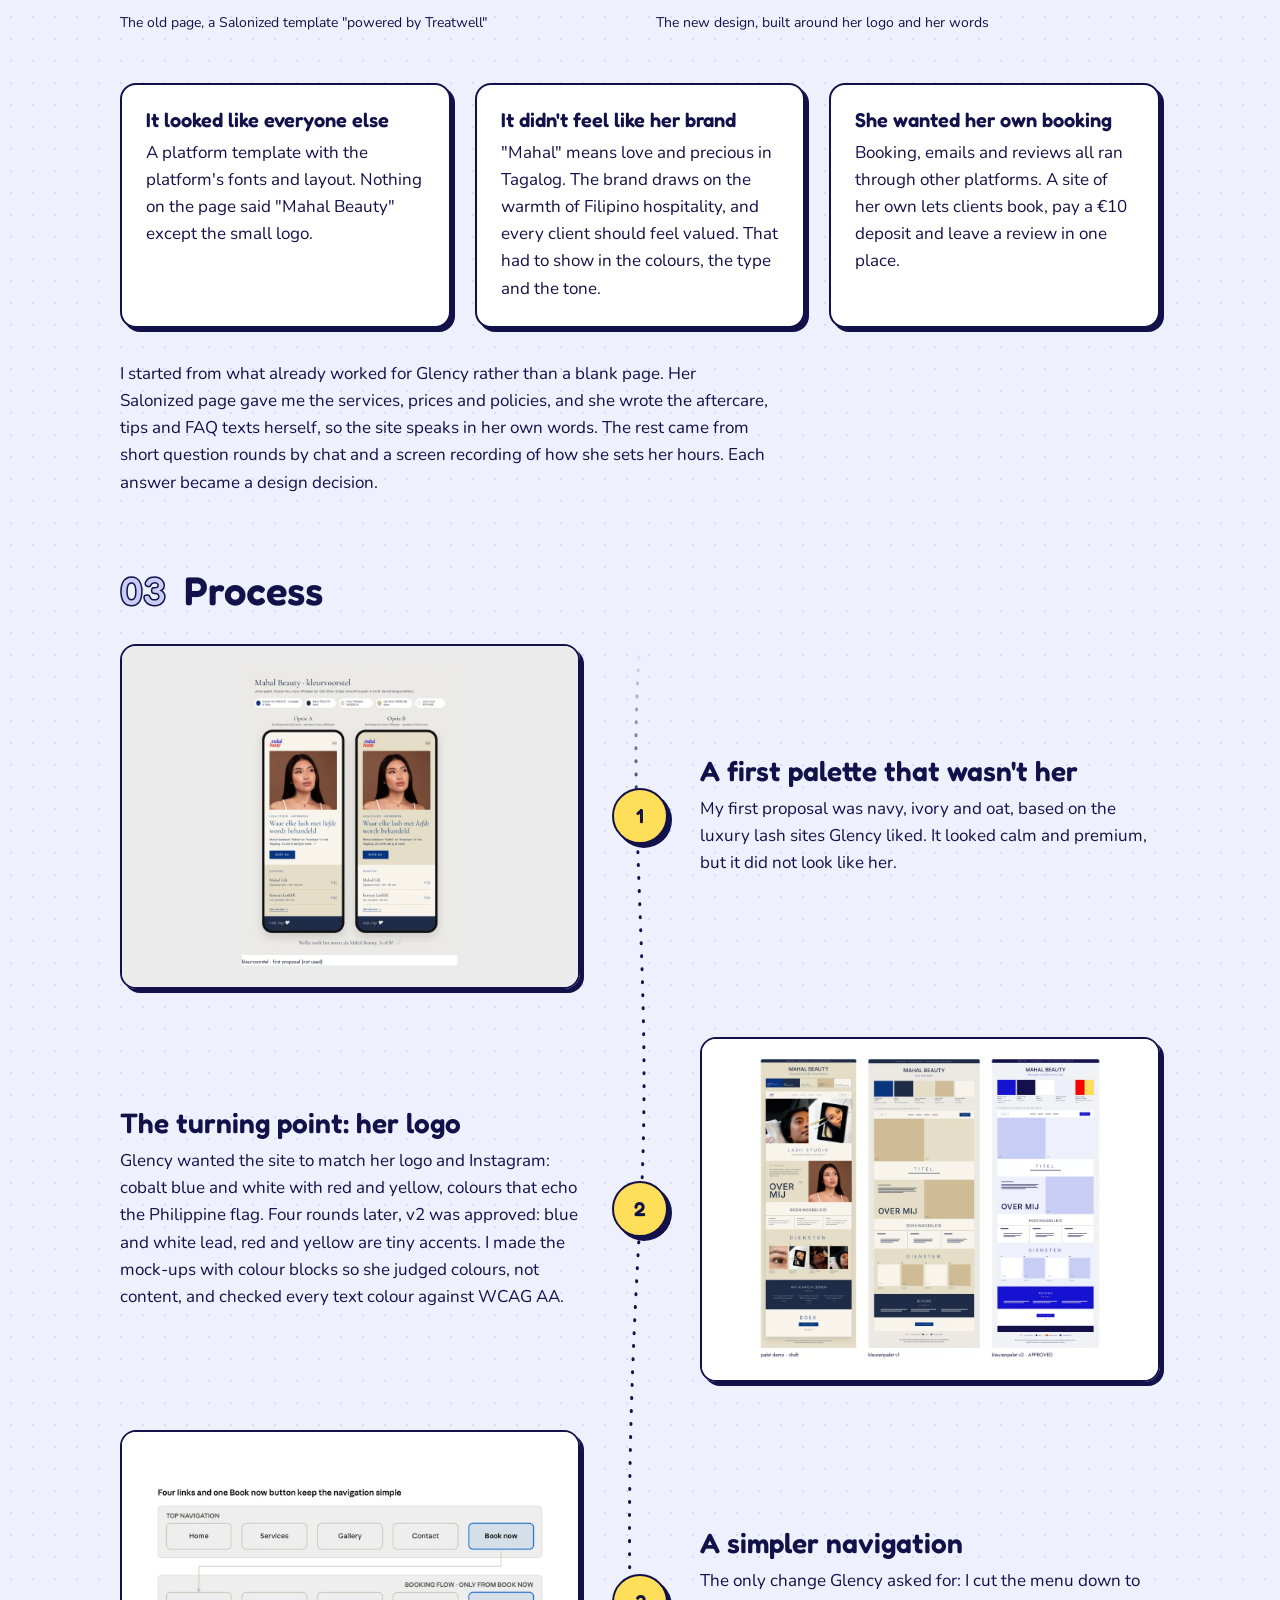
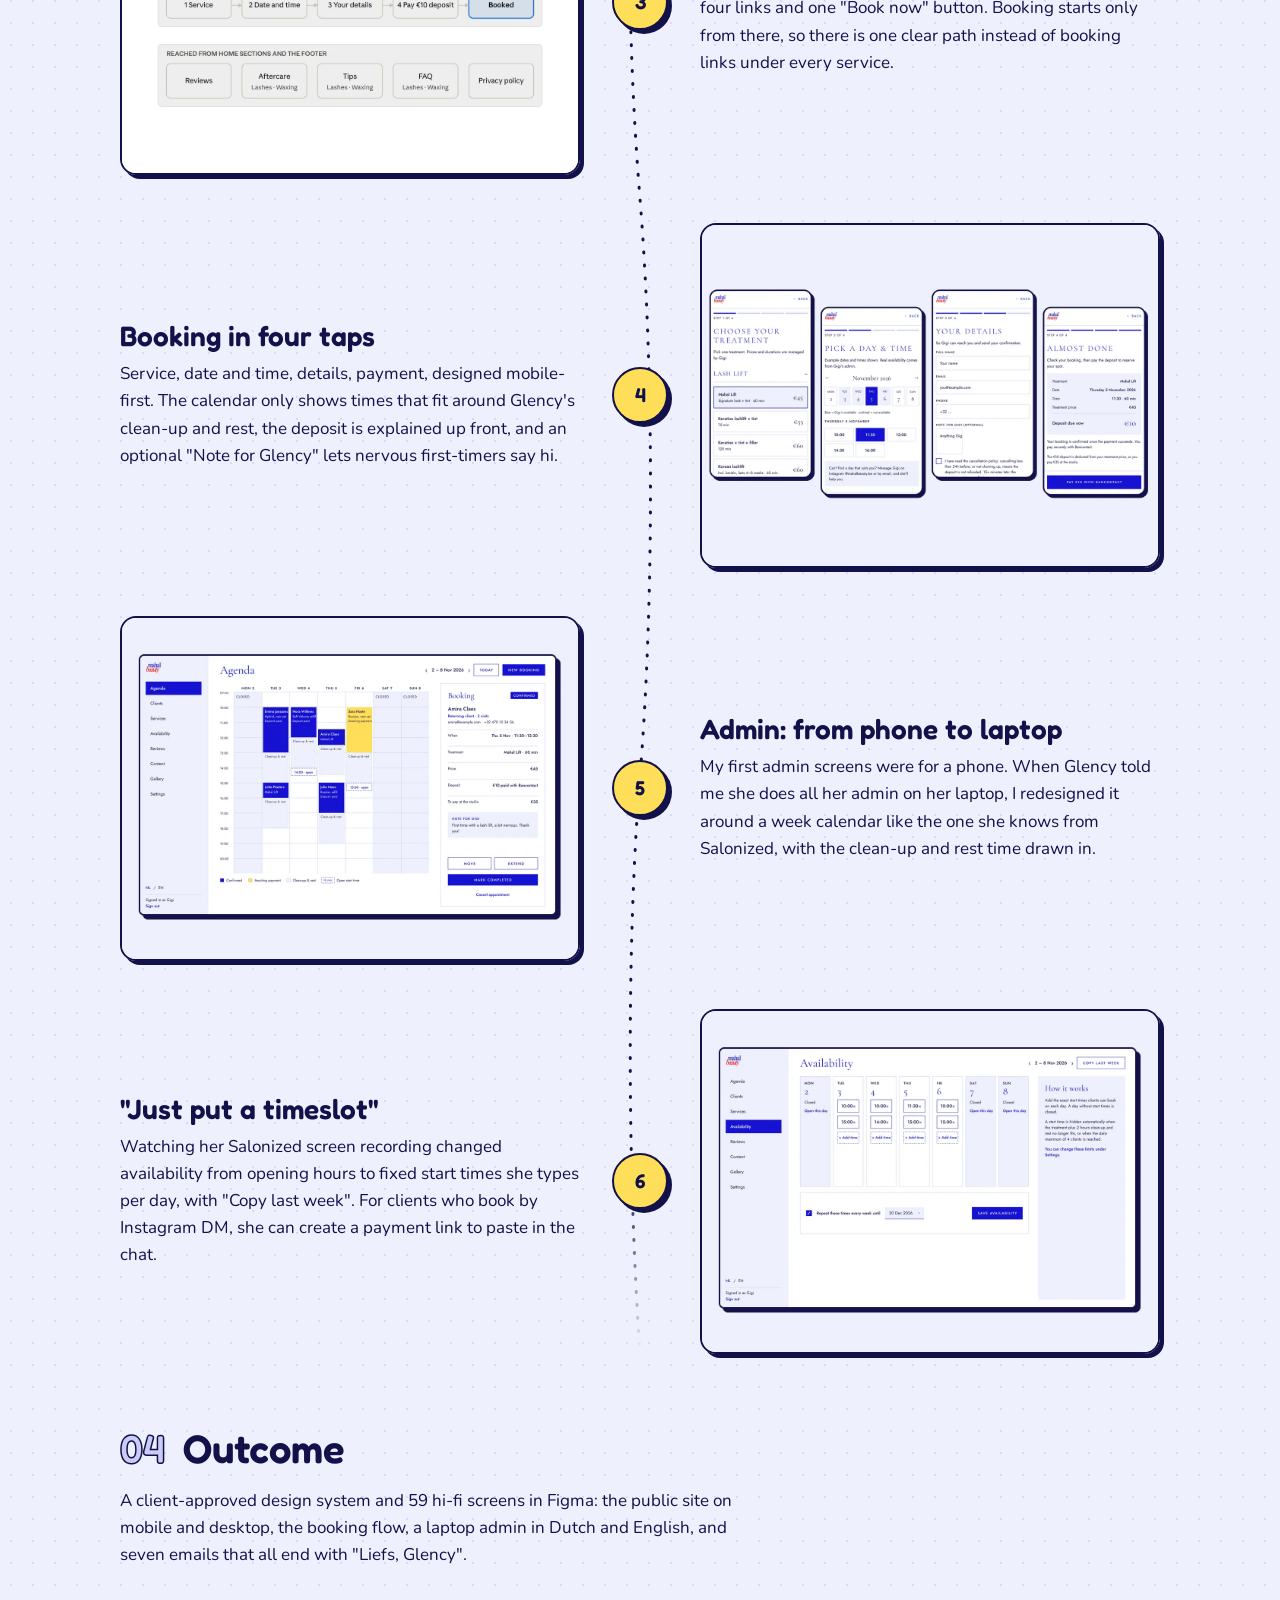
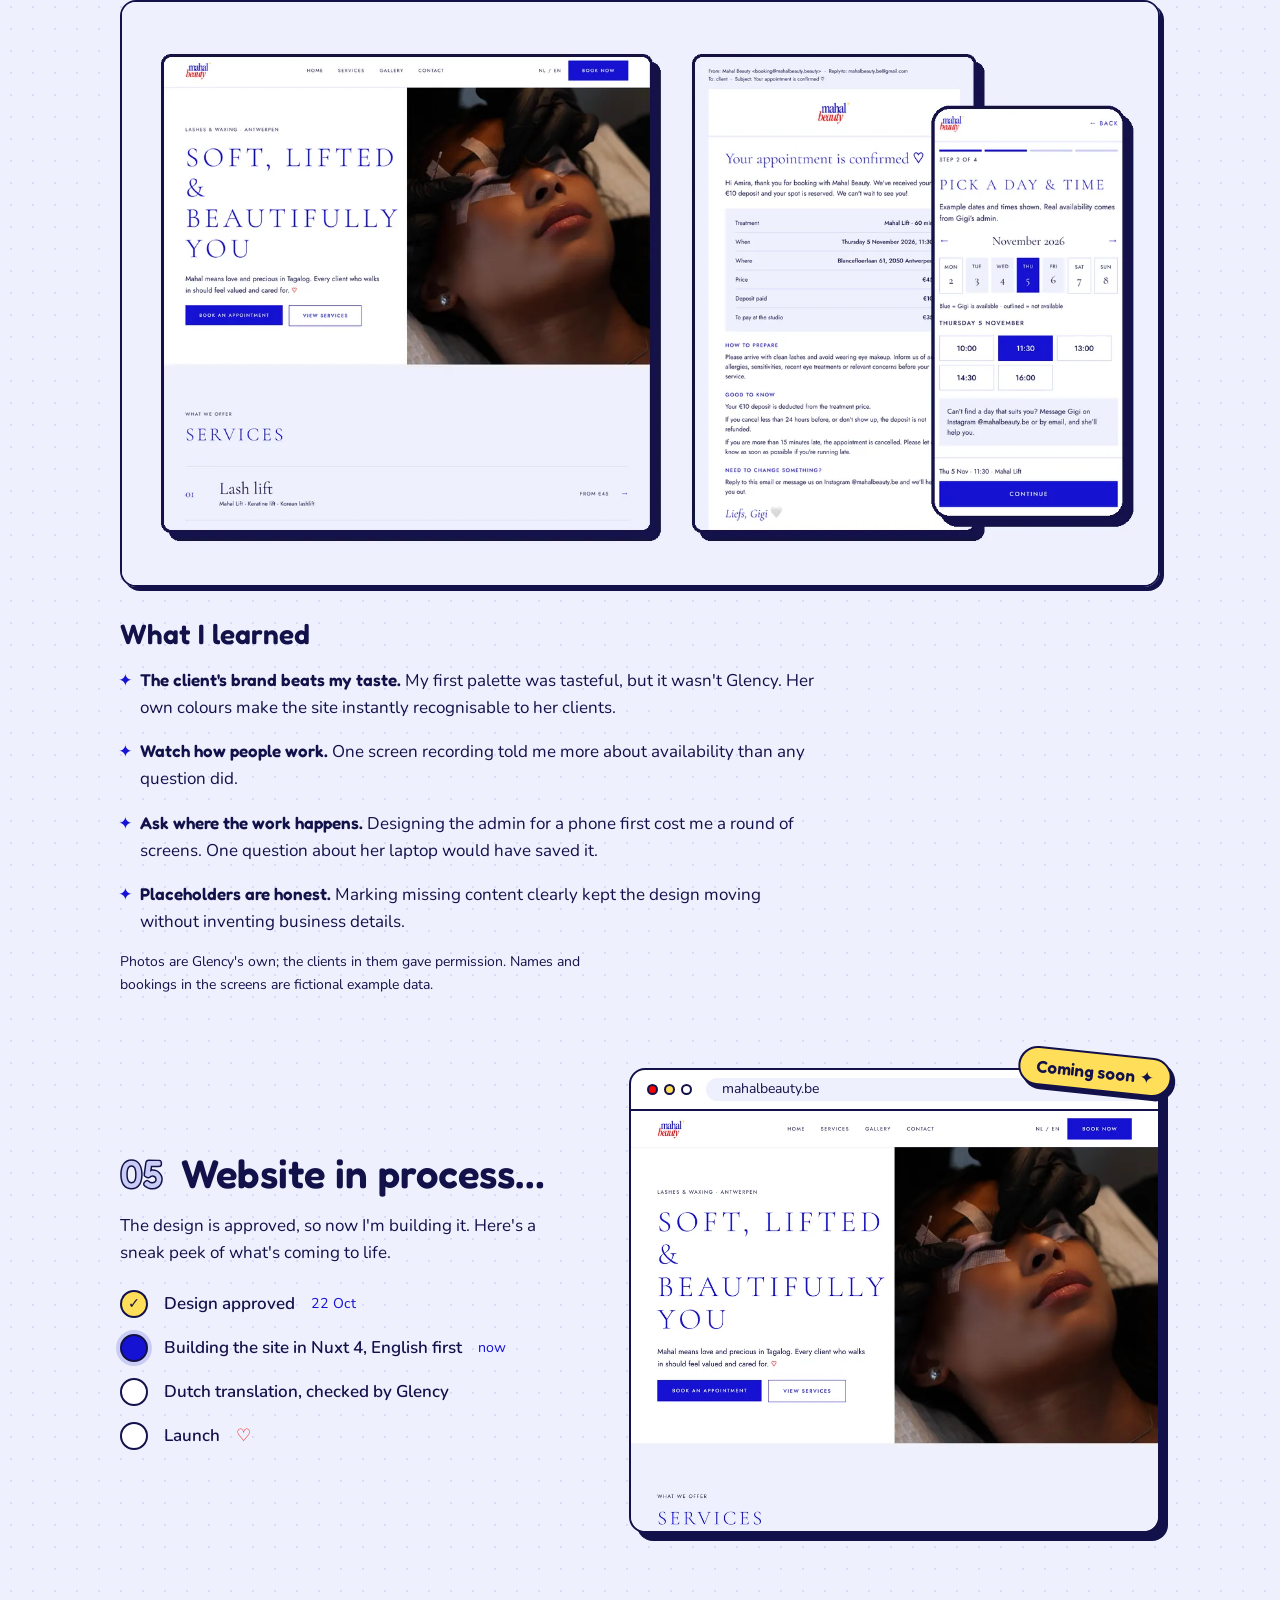
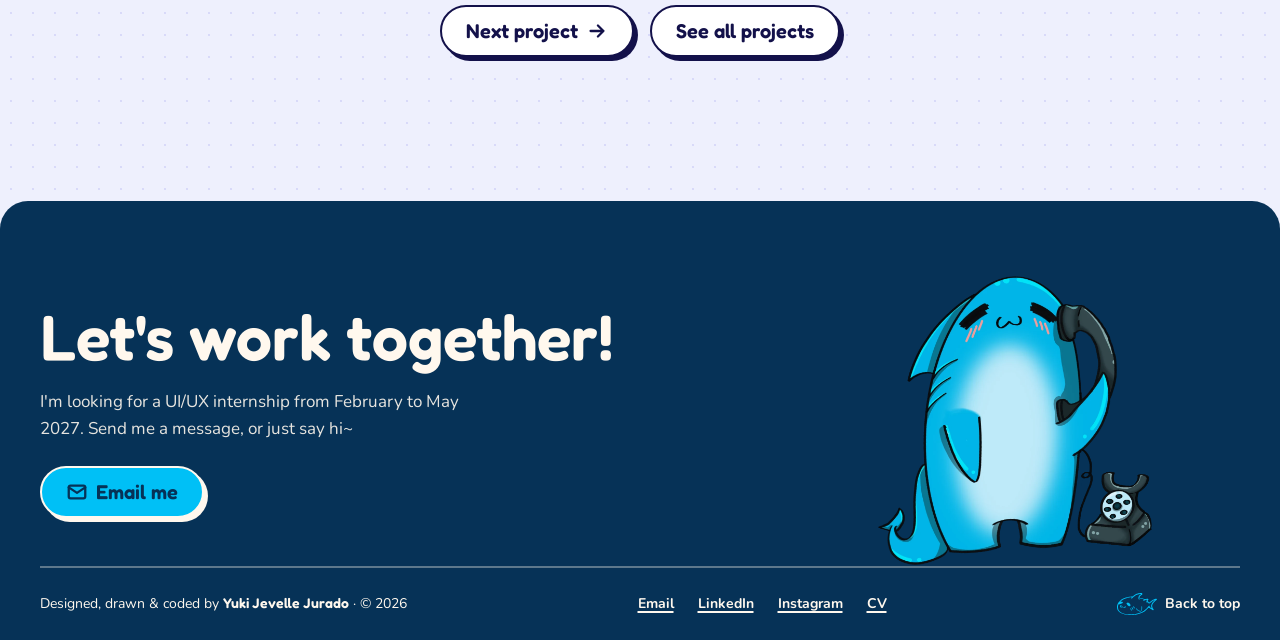
<file: case-mahalbeauty.html>
<!DOCTYPE html>
<html lang="en">
<head>
  <meta charset="UTF-8">
  <meta name="viewport" content="width=device-width, initial-scale=1.0">
  <title>Mahal Beauty — Yuki</title>
  <meta name="description" content="Case study: a new website for Mahal Beauty, a lash and waxing studio in Antwerpen. Why the design changed, how it was made, and a peek at the build in progress.">
  <!-- Link preview (iMessage, WhatsApp, LinkedIn…): the Yuki logo on cream -->
  <meta property="og:type" content="website">
  <meta property="og:url" content="https://yukijurado-portfolio.vercel.app/case-mahalbeauty.html">
  <meta property="og:title" content="Mahal Beauty — Yuki">
  <meta property="og:description" content="Case study: a new website for Mahal Beauty, a lash and waxing studio in Antwerpen. Why the design changed, how it was made, and a peek at the build in progress.">
  <meta property="og:image" content="https://yukijurado-portfolio.vercel.app/assets/img/og-image.png">
  <meta property="og:image:width" content="1200">
  <meta property="og:image:height" content="630">
  <meta property="og:image:alt" content="Yuki, hand-lettered logo">
  <meta name="twitter:card" content="summary_large_image">
  <link rel="icon" href="assets/icons/yuki-logomark-shark.svg" type="image/svg+xml">
  <link rel="preconnect" href="https://fonts.googleapis.com">
  <link rel="preconnect" href="https://fonts.gstatic.com" crossorigin>
  <link href="https://fonts.googleapis.com/css2?family=Fredoka:wght@400;500;600;700&family=Nunito:wght@400;600;700&display=swap" rel="stylesheet">
  <script>
    // Show the loader only on the first page of a visit, and never for reduced motion.
    document.documentElement.classList.add('js');
    try {
      if (!sessionStorage.getItem('yuki-loaded') &&
          !matchMedia('(prefers-reduced-motion: reduce)').matches) {
        document.documentElement.classList.add('show-loader');
        sessionStorage.setItem('yuki-loaded', '1');
      }
    } catch (e) { /* storage blocked: just skip the loader */ }
  </script>
  <link rel="stylesheet" href="css/style.css">
  <link rel="stylesheet" href="css/case-study.css">
  <script src="js/main.js" defer></script>
</head>
<body class="theme-mahal">
  <div class="loader" aria-hidden="true">
    <div class="loader__inner">
      <span class="loader__bubbles"><span></span><span></span><span></span><span></span></span>
      <img class="loader__shark" src="assets/icons/yuki-logomark-shark.svg" alt="">
      <img class="loader__word" src="assets/icons/yuki-logo.svg" alt="">
    </div>
  </div>
  <a class="skip-link" href="#main">Skip to content</a>

  <!-- Case studies: no nav pill. Back button left, logo right. -->
  <header class="case-header">
    <a class="btn-round" href="projects.html" aria-label="Back to all projects">
      <svg viewBox="0 0 24 24" fill="none" stroke="currentColor" stroke-width="2.5" stroke-linecap="round" stroke-linejoin="round" aria-hidden="true"><path d="M19 12H5M11 6l-6 6 6 6"/></svg>
    </a>
    <a class="logo" href="index.html"><img src="assets/icons/yuki-logo.svg" alt="Yuki, home"></a>
  </header>

  <main id="main" class="container case">

    <header class="case__intro">
      <div class="case__intro-text">
        <p class="case__tag">UI/UX · Web design · Client project</p>
        <h1 class="case__title" data-split>Mahal Beauty</h1>
        <p class="case__summary">A website of her own for Mahal Beauty, a one-woman lash and waxing studio in Antwerpen: her brand, her words, and booking in a few taps.</p>
        <p class="case__status"><span aria-hidden="true">✦</span> Design approved by the client · build in progress</p>
      </div>
      <figure class="case__media" data-reveal>
        <img src="assets/img/mahal/hero.webp" alt="The new Mahal Beauty home page on a laptop and a phone: the headline Soft, lifted and beautifully you in cobalt blue next to a photo of a lash lift treatment" width="1600" height="1200">
      </figure>
      <dl class="case__facts" data-reveal data-reveal-delay="300">
        <div><dt>Role</dt><dd>Sole designer &amp; developer: requirements, UX, UI, client contact</dd></div>
        <div><dt>Tools</dt><dd>Figma, Canva (client's logo), Claude as AI partner</dd></div>
        <div><dt>Duration</dt><dd>October 2026 – ongoing</dd></div>
        <div><dt>Team</dt><dd>Solo, with the studio owner Glency as client</dd></div>
      </dl>
    </header>

    <section class="case__section" data-reveal aria-labelledby="problem">
      <h2 id="problem"><span>01</span> Problem</h2>
      <p>Glency's studio lived on third-party platforms (Salonized and Treatwell), which looked generic and did not reflect her brand. She wanted a site of her own that replaces both, with its own booking, emails and reviews, while still feeling as easy as the tool she already knew. And the design had to serve two very different users:</p>
      <ul class="users" role="list">
        <li class="users__card">
          <h3>Clients</h3>
          <p>Mostly arrive from Instagram, on their phone. They need to understand the services and prices quickly, trust the studio, and book in a few taps.</p>
        </li>
        <li class="users__card">
          <h3>Glency</h3>
          <p>Works alone, isn't technical and does her admin on her laptop. She needs a calm agenda like Salonized's, simpler where possible, in Dutch.</p>
        </li>
      </ul>
    </section>

    <!-- The redesign "why": old Salonized page next to the new design, then the reasons. -->
    <section class="case__section" aria-labelledby="why">
      <h2 id="why" data-reveal><span>02</span> Why the design changed</h2>
      <div class="compare" data-reveal>
        <figure class="compare__item">
          <span class="compare__label">Before</span>
          <img src="assets/img/mahal/before.webp" alt="The old Mahal Beauty page on Salonized: a standard platform header with six links, three photos and a long Dutch welcome text in a generic black font" width="1200" height="750" loading="lazy">
          <figcaption>The old page, a Salonized template "powered by Treatwell"</figcaption>
        </figure>
        <figure class="compare__item">
          <span class="compare__label compare__label--new">After</span>
          <img src="assets/img/mahal/after.webp" alt="The new home page: Mahal Beauty logo, four links and a Book now button, the headline Soft, lifted and beautifully you in an elegant serif, and a large lash treatment photo" width="1200" height="750" loading="lazy">
          <figcaption>The new design, built around her logo and her words</figcaption>
        </figure>
      </div>
      <ul class="reasons" role="list">
        <li class="reasons__item" data-reveal>
          <h3>It looked like everyone else</h3>
          <p>A platform template with the platform's fonts and layout. Nothing on the page said "Mahal Beauty" except the small logo.</p>
        </li>
        <li class="reasons__item" data-reveal>
          <h3>It didn't feel like her brand</h3>
          <p>"Mahal" means love and precious in Tagalog. The brand draws on the warmth of Filipino hospitality, and every client should feel valued. That had to show in the colours, the type and the tone.</p>
        </li>
        <li class="reasons__item" data-reveal>
          <h3>She wanted her own booking</h3>
          <p>Booking, emails and reviews all ran through other platforms. A site of her own lets clients book, pay a €10 deposit and leave a review in one place.</p>
        </li>
      </ul>
      <p data-reveal>I started from what already worked for Glency rather than a blank page. Her Salonized page gave me the services, prices and policies, and she wrote the aftercare, tips and FAQ texts herself, so the site speaks in her own words. The rest came from short question rounds by chat and a screen recording of how she sets her hours. Each answer became a design decision.</p>
    </section>

    <section class="case__section" aria-labelledby="process">
      <h2 id="process" data-reveal><span>03</span> Process</h2>
      <!-- Zigzag steps. The dashed line is one SVG behind the list (css/case-study.css). -->
      <div class="steps-wrap">
        <svg class="steps__line" viewBox="0 0 40 400" preserveAspectRatio="none" aria-hidden="true" focusable="false">
          <path vector-effect="non-scaling-stroke" d="M20 0 C 6 30, 34 60, 20 100 S 6 170, 20 200 S 34 270, 20 300 S 8 370, 20 400"/>
        </svg>
        <ol class="steps" role="list">
          <li class="step" data-reveal>
            <figure class="step__media">
              <img src="assets/img/mahal/step-1-proposal.webp" alt="First colour proposal: two phone mock-ups in navy, ivory and oat, options A and B, with a portrait photo and a list of lash services" width="1200" height="900" loading="lazy">
            </figure>
            <span class="step__dot" aria-hidden="true">1</span>
            <div class="step__text">
              <h3>A first palette that wasn't her</h3>
              <p>My first proposal was navy, ivory and oat, based on the luxury lash sites Glency liked. It looked calm and premium, but it did not look like her.</p>
            </div>
          </li>
          <li class="step" data-reveal>
            <figure class="step__media">
              <img src="assets/img/mahal/step-2-palette.webp" alt="Three palette sheets side by side: a beige draft demo, version 1 in navy and oat with colour blocks instead of photos, and the approved version 2 in cobalt blue, white, red and yellow" width="1200" height="900" loading="lazy">
            </figure>
            <span class="step__dot" aria-hidden="true">2</span>
            <div class="step__text">
              <h3>The turning point: her logo</h3>
              <p>Glency wanted the site to match her logo and Instagram: cobalt blue and white with red and yellow, colours that echo the Philippine flag. Four rounds later, v2 was approved: blue and white lead, red and yellow are tiny accents. I made the mock-ups with colour blocks so she judged colours, not content, and checked every text colour against WCAG AA.</p>
            </div>
          </li>
          <li class="step" data-reveal>
            <figure class="step__media">
              <img src="assets/img/mahal/step-3-navigation.webp" alt="Site map: a top navigation with Home, Services, Gallery, Contact and a Book now button, the four-step booking flow that starts only from Book now, and secondary pages reached from the home page and footer" width="1200" height="900" loading="lazy">
            </figure>
            <span class="step__dot" aria-hidden="true">3</span>
            <div class="step__text">
              <h3>A simpler navigation</h3>
              <p>The only change Glency asked for: I cut the menu down to four links and one "Book now" button. Booking starts only from there, so there is one clear path instead of booking links under every service.</p>
            </div>
          </li>
          <li class="step" data-reveal>
            <figure class="step__media">
              <img src="assets/img/mahal/step-4-booking.webp" alt="Four phone screens of the booking flow: choose your treatment, pick a day and time, your details with a note for Glency, and almost done with the €10 deposit" width="1200" height="900" loading="lazy">
            </figure>
            <span class="step__dot" aria-hidden="true">4</span>
            <div class="step__text">
              <h3>Booking in four taps</h3>
              <p>Service, date and time, details, payment, designed mobile-first. The calendar only shows times that fit around Glency's clean-up and rest, the deposit is explained up front, and an optional "Note for Glency" lets nervous first-timers say hi.</p>
            </div>
          </li>
          <li class="step" data-reveal>
            <figure class="step__media">
              <img src="assets/img/mahal/step-5-admin.webp" alt="Admin agenda on a laptop: a week calendar with blue confirmed bookings, a yellow booking awaiting payment, dashed clean-up and rest blocks, and a booking detail panel on the right" width="1200" height="900" loading="lazy">
            </figure>
            <span class="step__dot" aria-hidden="true">5</span>
            <div class="step__text">
              <h3>Admin: from phone to laptop</h3>
              <p>My first admin screens were for a phone. When Glency told me she does all her admin on her laptop, I redesigned it around a week calendar like the one she knows from Salonized, with the clean-up and rest time drawn in.</p>
            </div>
          </li>
          <li class="step" data-reveal>
            <figure class="step__media">
              <img src="assets/img/mahal/step-6-availability.webp" alt="Availability screen: one column per day with exact start times like 10:00 and 15:00, Add time buttons, a Copy last week button and a Repeat weekly option" width="1200" height="900" loading="lazy">
            </figure>
            <span class="step__dot" aria-hidden="true">6</span>
            <div class="step__text">
              <h3>"Just put a timeslot"</h3>
              <p>Watching her Salonized screen recording changed availability from opening hours to fixed start times she types per day, with "Copy last week". For clients who book by Instagram DM, she can create a payment link to paste in the chat.</p>
            </div>
          </li>
        </ol>
      </div>
    </section>

    <section class="case__section" data-reveal aria-labelledby="outcome">
      <h2 id="outcome"><span>04</span> Outcome</h2>
      <p>A client-approved design system and 59 hi-fi screens in Figma: the public site on mobile and desktop, the booking flow, a laptop admin in Dutch and English, and seven emails that all end with "Liefs, Glency".</p>
      <div class="case__hero"><img src="assets/img/mahal/outcome.webp" alt="The home page on desktop, the booking confirmation email with the appointment details, and the pick a day and time screen on a phone" width="1600" height="900" loading="lazy"></div>
      <h3 class="learn__heading">What I learned</h3>
      <ul class="learn" role="list">
        <li><strong>The client's brand beats my taste.</strong> My first palette was tasteful, but it wasn't Glency. Her own colours make the site instantly recognisable to her clients.</li>
        <li><strong>Watch how people work.</strong> One screen recording told me more about availability than any question did.</li>
        <li><strong>Ask where the work happens.</strong> Designing the admin for a phone first cost me a round of screens. One question about her laptop would have saved it.</li>
        <li><strong>Placeholders are honest.</strong> Marking missing content clearly kept the design moving without inventing business details.</li>
      </ul>
      <p class="case__note">Photos are Glency's own; the clients in them gave permission. Names and bookings in the screens are fictional example data.</p>
    </section>

    <!-- Teaser: the build is in progress. The home page design scrolls slowly inside a
         browser window (paused on hover; a normal scroll box for reduced motion). -->
    <section class="case__section teaser" aria-labelledby="teaser">
      <div class="teaser__text" data-reveal>
        <h2 id="teaser"><span>05</span> Website in process…</h2>
        <p>The design is approved, so now I'm building it. Here's a sneak peek of what's coming to life.</p>
        <ol class="build" role="list">
          <li class="build__step build__step--done"><span class="build__dot" aria-hidden="true">✓</span>Design approved <small>22 Oct</small></li>
          <li class="build__step build__step--now"><span class="build__dot" aria-hidden="true"></span>Building the site in Nuxt 4, English first <small>now</small></li>
          <li class="build__step"><span class="build__dot" aria-hidden="true"></span>Dutch translation, checked by Glency</li>
          <li class="build__step"><span class="build__dot" aria-hidden="true"></span>Launch <span class="build__heart" aria-hidden="true">♡</span></li>
        </ol>
      </div>
      <div class="browser" data-reveal>
        <span class="browser__sticker">Coming soon <span aria-hidden="true">✦</span></span>
        <div class="browser__bar" aria-hidden="true"><i></i><i></i><i></i><span>mahalbeauty.be</span></div>
        <div class="browser__view" tabindex="0" aria-label="Preview of the full Mahal Beauty home page design">
          <img src="assets/img/mahal/teaser-home.webp" alt="The full Mahal Beauty home page design, top to bottom: hero, numbered services, Hi I'm Gigi, a 5.0 review score, aftercare tips and FAQ cards, and a deep blue footer" width="1000" height="3076" loading="lazy">
        </div>
      </div>
    </section>

    <nav class="case__next" aria-label="More projects">
      <a class="btn" href="case-lilbao.html">Next project <svg viewBox="0 0 24 24" fill="none" stroke="currentColor" stroke-width="2.5" stroke-linecap="round" stroke-linejoin="round" aria-hidden="true"><path d="M5 12h14M13 6l6 6-6 6"/></svg></a>
      <a class="btn" href="projects.html">See all projects</a>
    </nav>
  </main>

  <!-- ===== Footer: same on every page (copy changes to all .html files).
       Contact uses the slim version (bar only), since the page itself is the "get in touch". ===== -->
  <footer class="site-footer">
    <div class="site-footer__inner">
      <div class="site-footer__cta">
        <div class="site-footer__text">
          <h2>Let's work together!</h2>
          <p>I'm looking for a UI/UX internship from February to May 2027. Send me a message, or just say hi~</p>
          <a class="btn btn--primary site-footer__btn" href="mailto:yuki.j120303@gmail.com">
            <svg width="20" height="20" viewBox="0 0 24 24" fill="none" stroke="currentColor" stroke-width="2.5" stroke-linecap="round" stroke-linejoin="round" aria-hidden="true"><rect x="3" y="5" width="18" height="14" rx="2"/><path d="m3 7 9 6 9-6"/></svg>
            Email me
          </a>
        </div>
        <img class="site-footer__shark" src="assets/img/shark-telephone.webp" width="1078" height="1139" alt="" loading="lazy">
      </div>
      <div class="site-footer__bar">
        <p class="site-footer__credit">Designed, drawn &amp; coded by <strong>Yuki Jevelle Jurado</strong> · © 2026</p>
        <ul class="site-footer__links">
          <li><a href="mailto:yuki.j120303@gmail.com">Email</a></li>
          <li><a href="https://www.linkedin.com/in/yuki-jevelle-jurado/" target="_blank" rel="noopener">LinkedIn<span class="visually-hidden"> (opens in a new tab)</span></a></li>
          <li><a href="https://www.instagram.com/ydsphoenix/" target="_blank" rel="noopener">Instagram<span class="visually-hidden"> (opens in a new tab)</span></a></li>
          <li><a href="assets/docs/yuki-cv.pdf" download>CV</a></li>
        </ul>
        <a class="site-footer__top" href="#">
          <img src="assets/icons/yuki-logomark-shark.svg" alt="" width="40" height="22">
          Back to top
        </a>
      </div>
    </div>
  </footer>
</body>
</html>
</file>
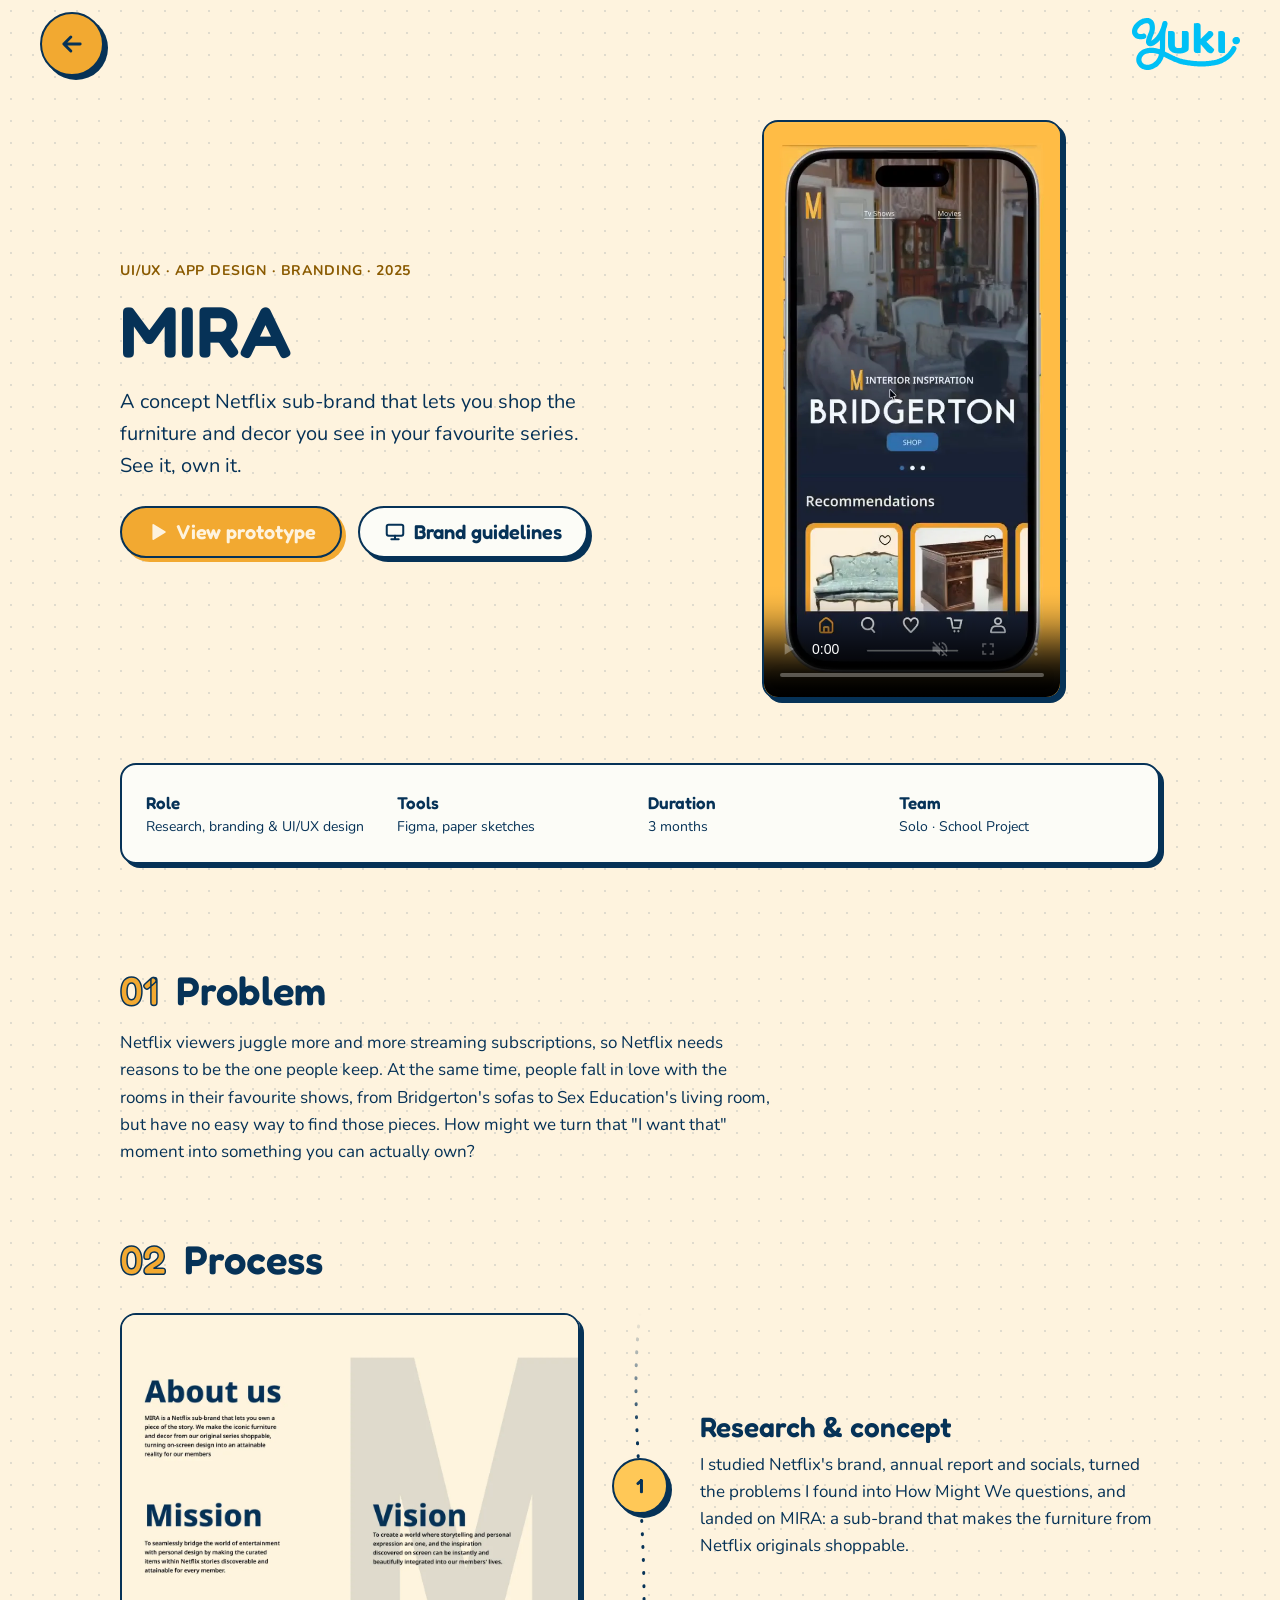
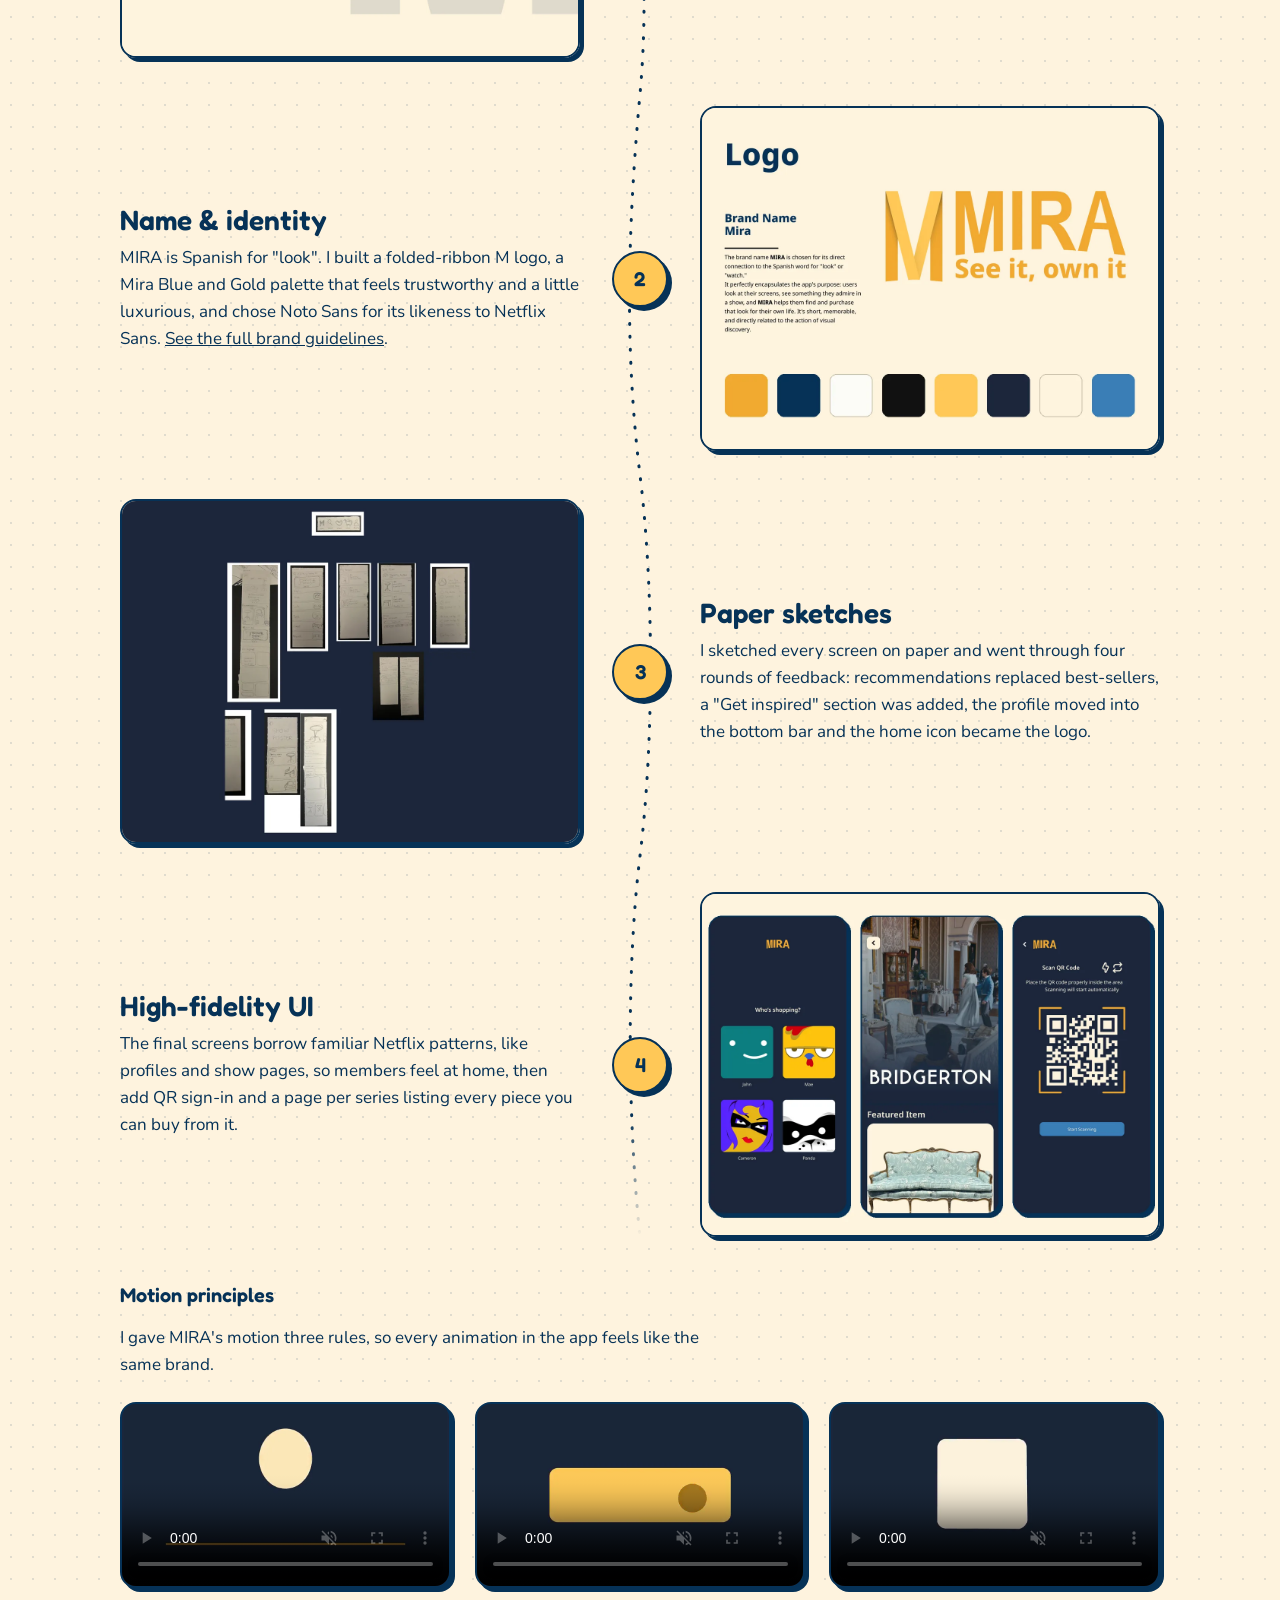
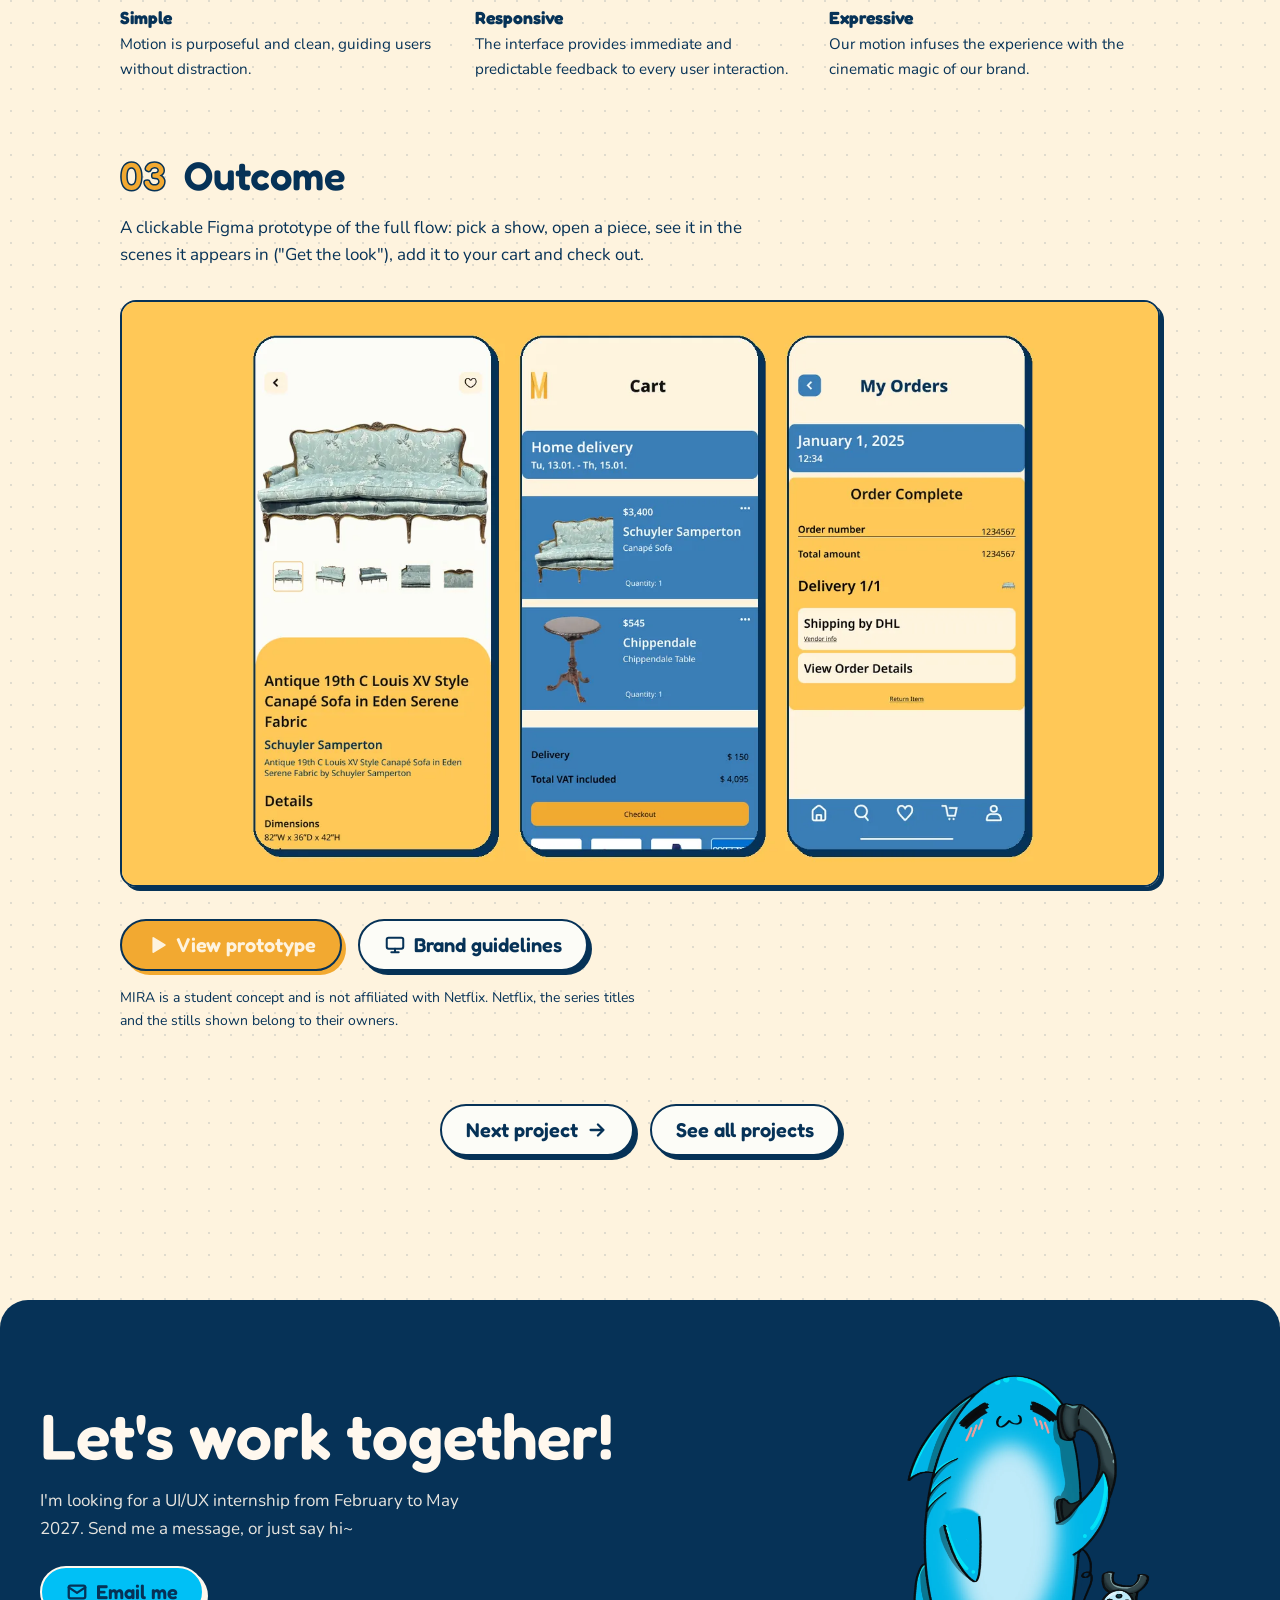
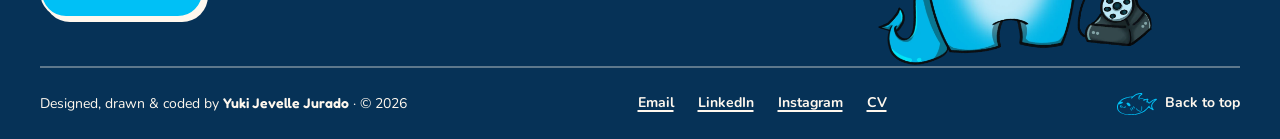
<file: case-mira.html>
<!DOCTYPE html>
<html lang="en">
<head>
  <meta charset="UTF-8">
  <meta name="viewport" content="width=device-width, initial-scale=1.0">
  <title>MIRA — Yuki</title>
  <meta name="description" content="Case study: MIRA, a concept Netflix sub-brand app that makes the furniture and decor from Netflix series shoppable.">
  <!-- Link preview (iMessage, WhatsApp, LinkedIn…): the Yuki logo on cream -->
  <meta property="og:type" content="website">
  <meta property="og:url" content="https://yukijurado-portfolio.vercel.app/case-mira.html">
  <meta property="og:title" content="MIRA — Yuki">
  <meta property="og:description" content="Case study: MIRA, a concept Netflix sub-brand app that makes the furniture and decor from Netflix series shoppable.">
  <meta property="og:image" content="https://yukijurado-portfolio.vercel.app/assets/img/og-image.png">
  <meta property="og:image:width" content="1200">
  <meta property="og:image:height" content="630">
  <meta property="og:image:alt" content="Yuki, hand-lettered logo">
  <meta name="twitter:card" content="summary_large_image">
  <link rel="icon" href="assets/icons/yuki-logomark-shark.svg" type="image/svg+xml">
  <link rel="preconnect" href="https://fonts.googleapis.com">
  <link rel="preconnect" href="https://fonts.gstatic.com" crossorigin>
  <link href="https://fonts.googleapis.com/css2?family=Fredoka:wght@400;500;600;700&family=Nunito:wght@400;600;700&display=swap" rel="stylesheet">
  <script>
    // Show the loader only on the first page of a visit, and never for reduced motion.
    document.documentElement.classList.add('js');
    try {
      if (!sessionStorage.getItem('yuki-loaded') &&
          !matchMedia('(prefers-reduced-motion: reduce)').matches) {
        document.documentElement.classList.add('show-loader');
        sessionStorage.setItem('yuki-loaded', '1');
      }
    } catch (e) { /* storage blocked: just skip the loader */ }
  </script>
  <link rel="stylesheet" href="css/style.css">
  <link rel="stylesheet" href="css/case-study.css">
  <script src="js/main.js" defer></script>
</head>
<body class="theme-mira">
  <!-- Loading screen: only shown on the first page of a visit (see the script in <head>
       and js/main.js). Without JavaScript it never appears. -->
  <div class="loader" aria-hidden="true">
    <div class="loader__inner">
      <span class="loader__bubbles"><span></span><span></span><span></span><span></span></span>
      <img class="loader__shark" src="assets/icons/yuki-logomark-shark.svg" alt="">
      <img class="loader__word" src="assets/icons/yuki-logo.svg" alt="">
    </div>
  </div>
  <a class="skip-link" href="#main">Skip to content</a>

  <!-- Case studies: no nav pill. Back button left, logo right. -->
  <header class="case-header">
    <a class="btn-round" href="projects.html" aria-label="Back to all projects">
      <svg viewBox="0 0 24 24" fill="none" stroke="currentColor" stroke-width="2.5" stroke-linecap="round" stroke-linejoin="round" aria-hidden="true"><path d="M19 12H5M11 6l-6 6 6 6"/></svg>
    </a>
    <a class="logo" href="index.html"><img src="assets/icons/yuki-logo.svg" alt="Yuki, home"></a>
  </header>

  <main id="main" class="container case">

    <header class="case__intro">
      <div class="case__intro-text">
        <p class="case__tag">UI/UX · App design · Branding · 2025</p>
        <h1 class="case__title" data-split>MIRA</h1>
        <p class="case__summary">A concept Netflix sub-brand that lets you shop the furniture and decor you see in your favourite series. See it, own it.</p>
        <div class="case__links">
          <a class="btn btn--primary" href="https://www.figma.com/proto/pQwKIWRRY3KQkSNMnZnIIS/-Netflix-MIRA-Yuki-Jevelle-Jurado?page-id=988%3A1726&amp;node-id=1054-1832&amp;starting-point-node-id=1061%3A3044&amp;scaling=scale-down&amp;content-scaling=fixed" target="_blank" rel="noopener"><svg viewBox="0 0 24 24" fill="currentColor" aria-hidden="true"><path d="M7 4.5v15a1 1 0 0 0 1.5.86l12.5-7.5a1 1 0 0 0 0-1.72L8.5 3.64A1 1 0 0 0 7 4.5z"/></svg>View prototype <span class="visually-hidden">(opens Figma in a new tab)</span></a>
          <a class="btn btn--secondary" href="https://www.figma.com/deck/dfnW4pYWL4faj4Fi8S0TCq" target="_blank" rel="noopener"><svg viewBox="0 0 24 24" fill="none" stroke="currentColor" stroke-width="2.2" stroke-linecap="round" stroke-linejoin="round" aria-hidden="true"><rect x="3" y="4" width="18" height="12" rx="2"/><path d="M12 16v4M8 20h8"/></svg>Brand guidelines <span class="visually-hidden">(opens the Figma slides in a new tab)</span></a>
        </div>
      </div>
      <!-- Hero: screen recording of the Figma prototype, with the browser's own controls
           (play / pause / scrub). No autoplay attribute on purpose: js/main.js starts it
           only when the visitor doesn't prefer reduced motion, otherwise the still shows. -->
      <figure class="case__media case__media--phone" data-reveal>
        <video controls muted loop playsinline preload="metadata" poster="assets/img/mira/hero-still.webp" width="560" height="1080" aria-label="Screen recording of the MIRA prototype: the logo animates in, you sign in and pick a profile, open the Bridgerton page, tap the blue sofa, scroll to Get the look, then open the wishlist">
          <source src="assets/img/mira/hero.mp4" type="video/mp4">
        </video>
      </figure>
      <dl class="case__facts" data-reveal data-reveal-delay="300">
        <div><dt>Role</dt><dd>Research, branding &amp; UI/UX design</dd></div>
        <div><dt>Tools</dt><dd>Figma, paper sketches</dd></div>
        <div><dt>Duration</dt><dd>3 months</dd></div>
        <div><dt>Team</dt><dd>Solo · School Project</dd></div>
      </dl>
    </header>

    <section class="case__section" data-reveal aria-labelledby="problem">
      <h2 id="problem"><span>01</span> Problem</h2>
      <p>Netflix viewers juggle more and more streaming subscriptions, so Netflix needs reasons to be the one people keep. At the same time, people fall in love with the rooms in their favourite shows, from Bridgerton's sofas to Sex Education's living room, but have no easy way to find those pieces. How might we turn that "I want that" moment into something you can actually own?</p>
    </section>

    <section class="case__section" aria-labelledby="process">
      <h2 id="process" data-reveal><span>02</span> Process</h2>
      <!-- Zigzag steps. The dashed line is one SVG behind the list (css/case-study.css). -->
      <div class="steps-wrap">
        <svg class="steps__line" viewBox="0 0 40 400" preserveAspectRatio="none" aria-hidden="true" focusable="false">
        <path vector-effect="non-scaling-stroke" d="M20 0 C 6 30, 34 60, 20 100 S 6 170, 20 200 S 34 270, 20 300 S 8 370, 20 400"/>
      </svg>
        <ol class="steps" role="list">
        <li class="step" data-reveal>
          <figure class="step__media">
            <img src="assets/img/mira/step-1-concept.webp" alt="Brand story slide on cream: About us, Mission and Vision for MIRA in dark blue headings, with a large pale M in the background" width="1200" height="900" loading="lazy">
          </figure>
          <span class="step__dot" aria-hidden="true">1</span>
          <div class="step__text">
            <h3>Research &amp; concept</h3>
            <p>I studied Netflix's brand, annual report and socials, turned the problems I found into How Might We questions, and landed on MIRA: a sub-brand that makes the furniture from Netflix originals shoppable.</p>
          </div>
        </li>
        <li class="step" data-reveal>
          <figure class="step__media">
            <img src="assets/img/mira/step-2-brand.webp" alt="Logo slide: a folded gold M next to the MIRA wordmark and the tagline See it, own it, with a row of eight colour swatches in gold, blue, cream and white below" width="1200" height="900" loading="lazy">
          </figure>
          <span class="step__dot" aria-hidden="true">2</span>
          <div class="step__text">
            <h3>Name &amp; identity</h3>
            <p>MIRA is Spanish for "look". I built a folded-ribbon M logo, a Mira Blue and Gold palette that feels trustworthy and a little luxurious, and chose Noto Sans for its likeness to Netflix Sans. <a href="https://www.figma.com/deck/dfnW4pYWL4faj4Fi8S0TCq" target="_blank" rel="noopener">See the full brand guidelines<span class="visually-hidden"> (opens in a new tab)</span></a>.</p>
          </div>
        </li>
        <li class="step" data-reveal>
          <figure class="step__media">
            <img src="assets/img/mira/step-3-sketches.webp" alt="Photographed paper sketches of every app screen laid out on navy: home, search, wishlist, cart, profile, orders, show page and product page, with the bottom navigation bar on top" width="1200" height="900" loading="lazy">
          </figure>
          <span class="step__dot" aria-hidden="true">3</span>
          <div class="step__text">
            <h3>Paper sketches</h3>
            <p>I sketched every screen on paper and went through four rounds of feedback: recommendations replaced best-sellers, a "Get inspired" section was added, the profile moved into the bottom bar and the home icon became the logo.</p>
          </div>
        </li>
        <li class="step" data-reveal>
          <figure class="step__media">
            <img src="assets/img/mira/step-4-ui.webp" alt="Three high-fidelity screens: a Who's shopping profile picker, the Bridgerton show page with a featured sofa, and a QR code scanner to sign in" width="1200" height="900" loading="lazy">
          </figure>
          <span class="step__dot" aria-hidden="true">4</span>
          <div class="step__text">
            <h3>High-fidelity UI</h3>
            <p>The final screens borrow familiar Netflix patterns, like profiles and show pages, so members feel at home, then add QR sign-in and a page per series listing every piece you can buy from it.</p>
          </div>
        </li>
        </ol>
      </div>

      <!-- Motion principles: three short loops from the MIRA brand guidelines.
           Same rules as the hero video: no autoplay attribute, js/main.js starts them
           only without reduced motion, and native controls let visitors pause them. -->
      <div class="motion" data-reveal>
        <h3>Motion principles</h3>
        <p>I gave MIRA's motion three rules, so every animation in the app feels like the same brand.</p>
        <div class="motion__grid">
        <figure class="motion__item">
          <video controls muted loop playsinline preload="metadata" poster="assets/img/mira/motion-simple.webp" width="960" height="540" aria-label="Simple: a cream ball drops and settles gently onto a gold line on navy">
            <source src="assets/img/mira/motion-simple.mp4" type="video/mp4">
          </video>
          <figcaption><strong>Simple</strong> Motion is purposeful and clean, guiding users without distraction.</figcaption>
        </figure>
        <figure class="motion__item">
          <video controls muted loop playsinline preload="metadata" poster="assets/img/mira/motion-responsive.webp" width="960" height="540" aria-label="Responsive: a cream button is pressed with a ripple and turns gold on navy">
            <source src="assets/img/mira/motion-responsive.mp4" type="video/mp4">
          </video>
          <figcaption><strong>Responsive</strong> The interface provides immediate and predictable feedback to every user interaction.</figcaption>
        </figure>
        <figure class="motion__item">
          <video controls muted loop playsinline preload="metadata" poster="assets/img/mira/motion-expressive.webp" width="960" height="540" aria-label="Expressive: a cream shape morphs from a circle into a square and a star on navy">
            <source src="assets/img/mira/motion-expressive.mp4" type="video/mp4">
          </video>
          <figcaption><strong>Expressive</strong> Our motion infuses the experience with the cinematic magic of our brand.</figcaption>
        </figure>
        </div>
      </div>
    </section>

    <section class="case__section" data-reveal aria-labelledby="outcome">
      <h2 id="outcome"><span>03</span> Outcome</h2>
      <p>A clickable Figma prototype of the full flow: pick a show, open a piece, see it in the scenes it appears in ("Get the look"), add it to your cart and check out.</p>
      <div class="case__hero"><img src="assets/img/mira/outcome.webp" alt="Three screens of the shopping flow on light gold: the product page for an antique canapé sofa, the cart with the sofa and a Chippendale table, and the order complete screen" width="1600" height="900" loading="lazy"></div>
      <div class="case__links case__links--end">
          <a class="btn btn--primary" href="https://www.figma.com/proto/pQwKIWRRY3KQkSNMnZnIIS/-Netflix-MIRA-Yuki-Jevelle-Jurado?page-id=988%3A1726&amp;node-id=1054-1832&amp;starting-point-node-id=1061%3A3044&amp;scaling=scale-down&amp;content-scaling=fixed" target="_blank" rel="noopener"><svg viewBox="0 0 24 24" fill="currentColor" aria-hidden="true"><path d="M7 4.5v15a1 1 0 0 0 1.5.86l12.5-7.5a1 1 0 0 0 0-1.72L8.5 3.64A1 1 0 0 0 7 4.5z"/></svg>View prototype <span class="visually-hidden">(opens Figma in a new tab)</span></a>
          <a class="btn btn--secondary" href="https://www.figma.com/deck/dfnW4pYWL4faj4Fi8S0TCq" target="_blank" rel="noopener"><svg viewBox="0 0 24 24" fill="none" stroke="currentColor" stroke-width="2.2" stroke-linecap="round" stroke-linejoin="round" aria-hidden="true"><rect x="3" y="4" width="18" height="12" rx="2"/><path d="M12 16v4M8 20h8"/></svg>Brand guidelines <span class="visually-hidden">(opens the Figma slides in a new tab)</span></a>
        </div>
      <p class="case__note">MIRA is a student concept and is not affiliated with Netflix. Netflix, the series titles and the stills shown belong to their owners.</p>
    </section>

    <nav class="case__next" aria-label="More projects">
      <a class="btn" href="case-ecomarkt.html">Next project <svg viewBox="0 0 24 24" fill="none" stroke="currentColor" stroke-width="2.5" stroke-linecap="round" stroke-linejoin="round" aria-hidden="true"><path d="M5 12h14M13 6l6 6-6 6"/></svg></a>
      <a class="btn" href="projects.html">See all projects</a>
    </nav>
  </main>

  <!-- ===== Footer: same on every page (copy changes to all .html files).
       Contact uses the slim version (bar only), since the page itself is the "get in touch". ===== -->
  <footer class="site-footer">
    <div class="site-footer__inner">
      <div class="site-footer__cta">
        <div class="site-footer__text">
          <h2>Let's work together!</h2>
          <p>I'm looking for a UI/UX internship from February to May 2027. Send me a message, or just say hi~</p>
          <a class="btn btn--primary site-footer__btn" href="mailto:yuki.j120303@gmail.com">
            <svg width="20" height="20" viewBox="0 0 24 24" fill="none" stroke="currentColor" stroke-width="2.5" stroke-linecap="round" stroke-linejoin="round" aria-hidden="true"><rect x="3" y="5" width="18" height="14" rx="2"/><path d="m3 7 9 6 9-6"/></svg>
            Email me
          </a>
        </div>
        <img class="site-footer__shark" src="assets/img/shark-telephone.webp" width="1078" height="1139" alt="" loading="lazy">
      </div>
      <div class="site-footer__bar">
        <p class="site-footer__credit">Designed, drawn &amp; coded by <strong>Yuki Jevelle Jurado</strong> · © 2026</p>
        <ul class="site-footer__links">
          <li><a href="mailto:yuki.j120303@gmail.com">Email</a></li>
          <li><a href="https://www.linkedin.com/in/yuki-jevelle-jurado/" target="_blank" rel="noopener">LinkedIn<span class="visually-hidden"> (opens in a new tab)</span></a></li>
          <li><a href="https://www.instagram.com/ydsphoenix/" target="_blank" rel="noopener">Instagram<span class="visually-hidden"> (opens in a new tab)</span></a></li>
          <li><a href="assets/docs/yuki-cv.pdf" download>CV</a></li>
        </ul>
        <a class="site-footer__top" href="#">
          <img src="assets/icons/yuki-logomark-shark.svg" alt="" width="40" height="22">
          Back to top
        </a>
      </div>
    </div>
  </footer>
</body>
</html>
</file>
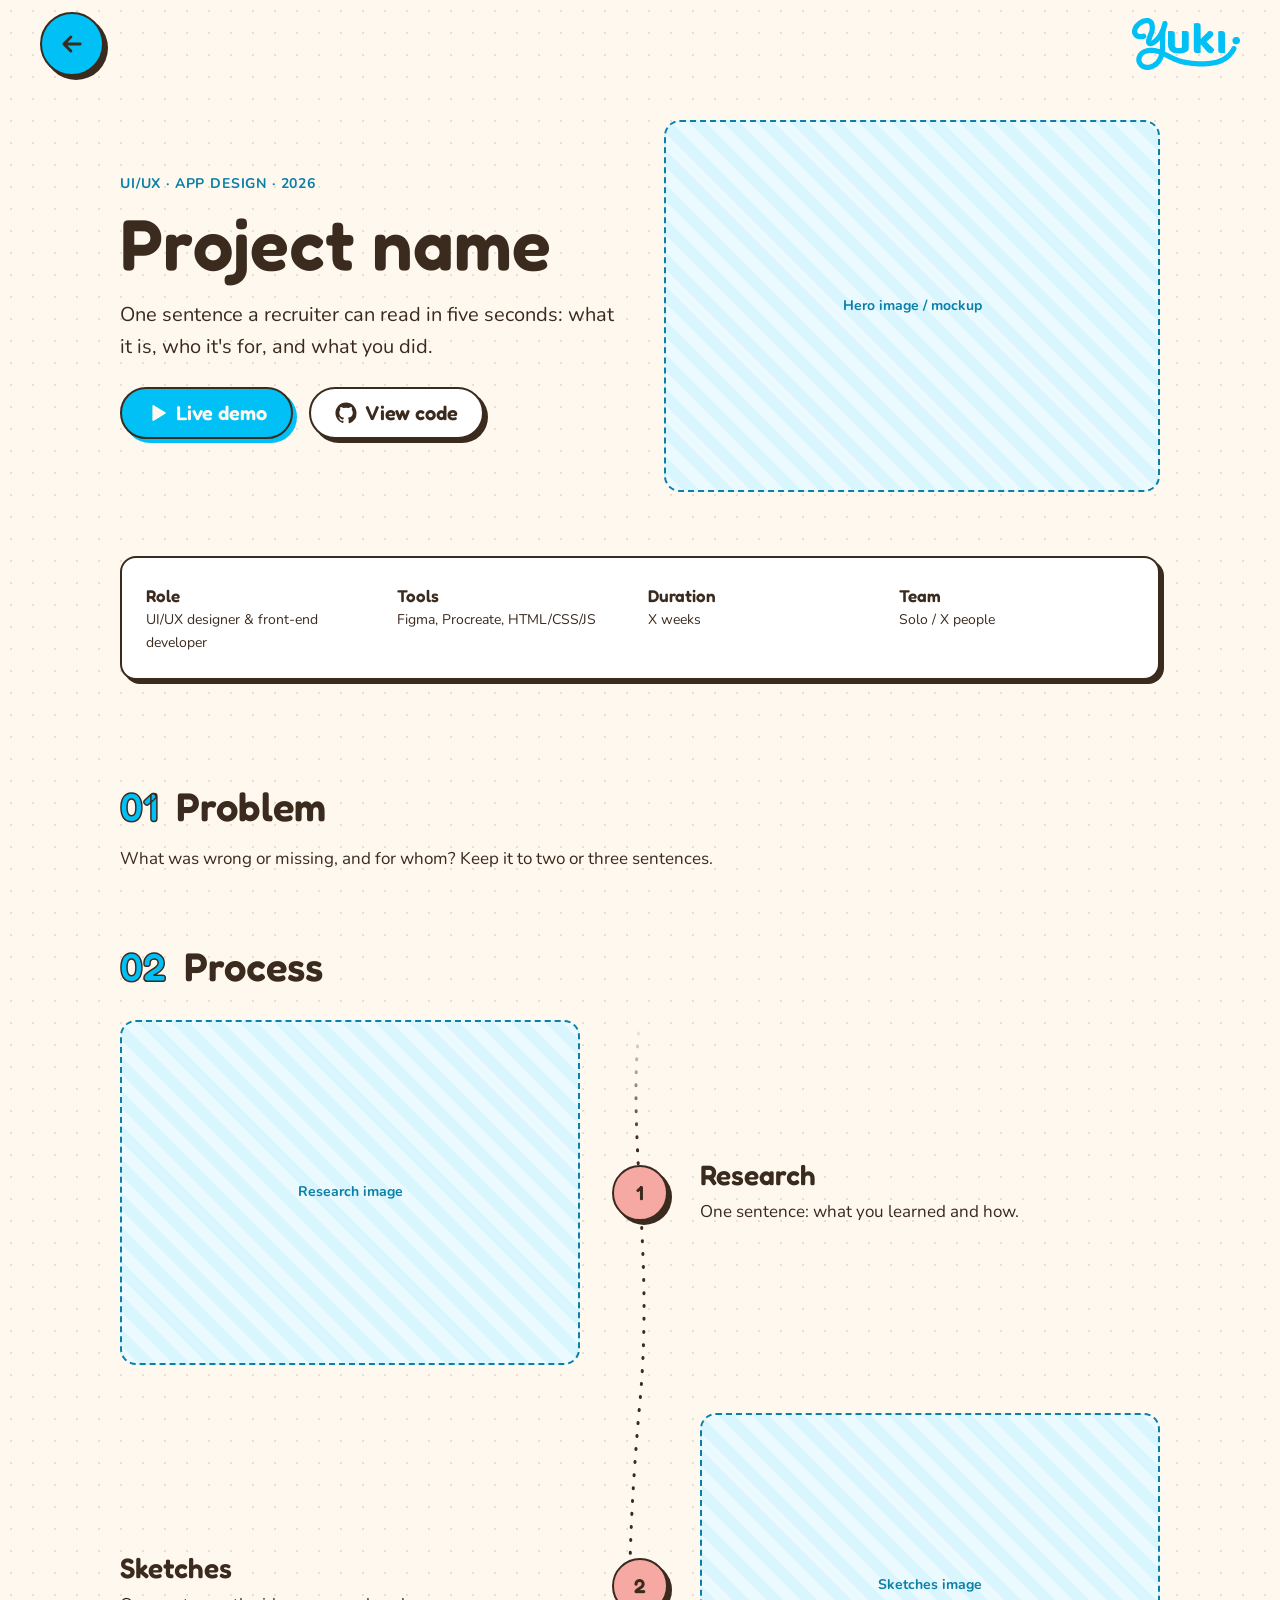
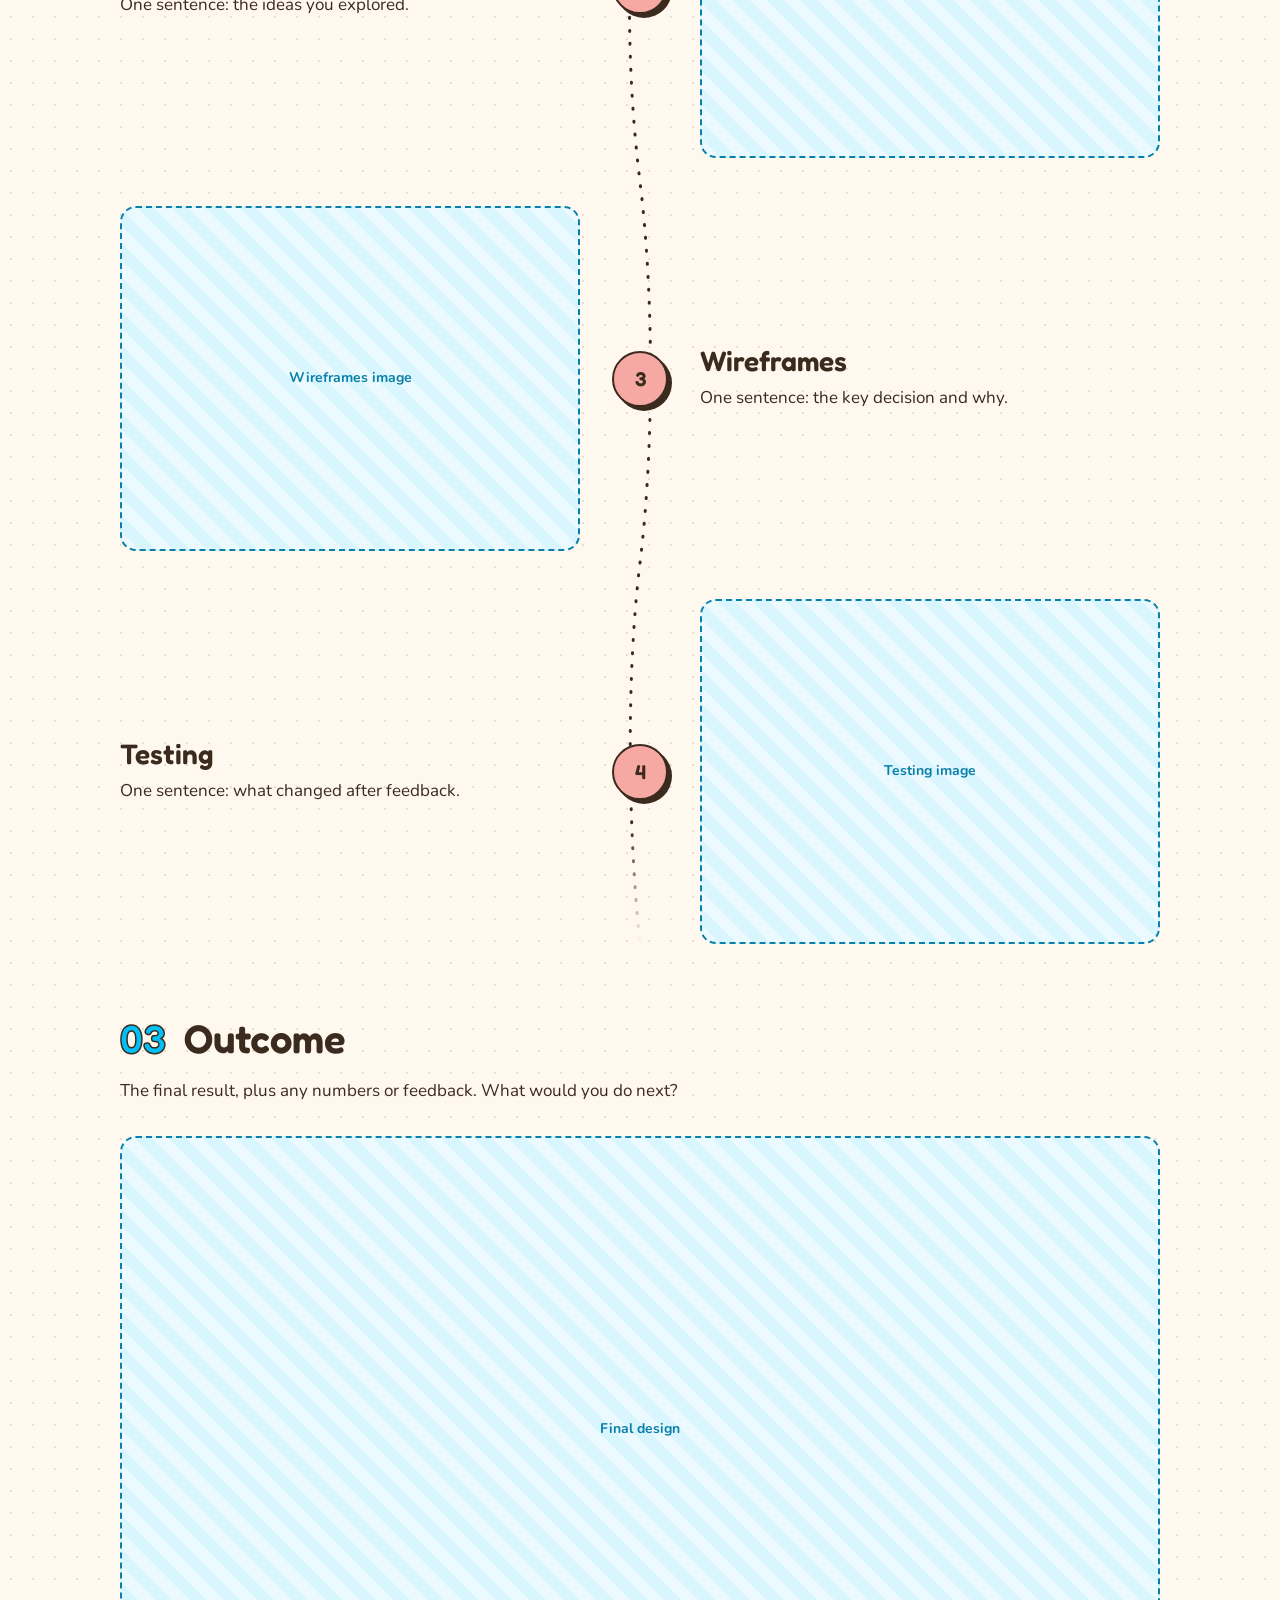
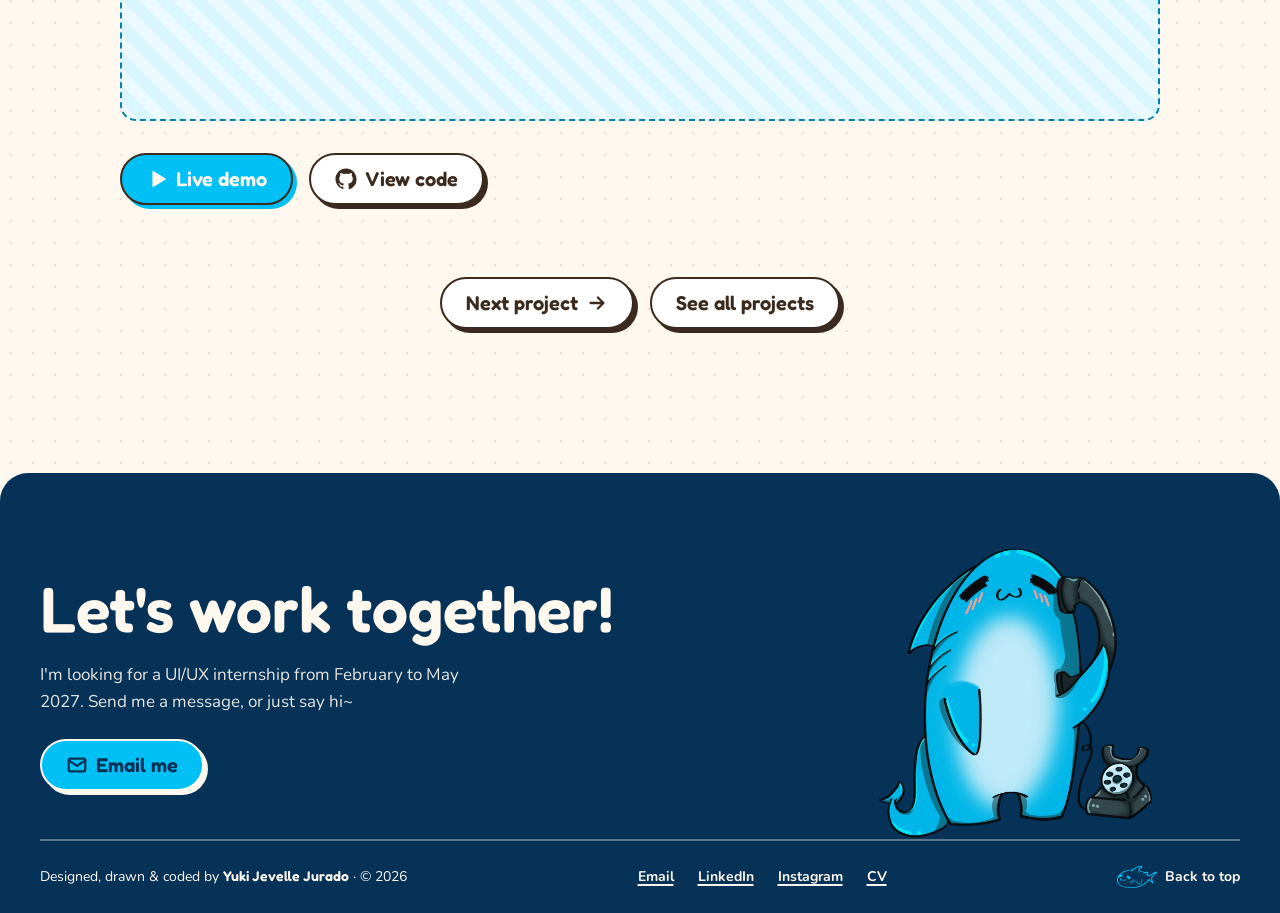
<file: case-study-example.html>
<!DOCTYPE html>
<html lang="en">
<head>
  <meta charset="UTF-8">
  <meta name="viewport" content="width=device-width, initial-scale=1.0">
  <title>Project name · Case study · Yuki</title>
  <meta name="description" content="Case study: problem, process and outcome.">
  <!-- Link preview (iMessage, WhatsApp, LinkedIn…): the Yuki logo on cream -->
  <meta property="og:type" content="website">
  <meta property="og:url" content="https://yukijurado-portfolio.vercel.app/case-study-example.html">
  <meta property="og:title" content="Project name · Case study · Yuki">
  <meta property="og:description" content="Case study: problem, process and outcome.">
  <meta property="og:image" content="https://yukijurado-portfolio.vercel.app/assets/img/og-image.png">
  <meta property="og:image:width" content="1200">
  <meta property="og:image:height" content="630">
  <meta property="og:image:alt" content="Yuki, hand-lettered logo">
  <meta name="twitter:card" content="summary_large_image">
  <link rel="icon" href="assets/icons/yuki-logomark-shark.svg" type="image/svg+xml">
  <link rel="preconnect" href="https://fonts.googleapis.com">
  <link rel="preconnect" href="https://fonts.gstatic.com" crossorigin>
  <link href="https://fonts.googleapis.com/css2?family=Fredoka:wght@400;500;600;700&family=Nunito:wght@400;600;700&display=swap" rel="stylesheet">
  <script>
    // Show the loader only on the first page of a visit, and never for reduced motion.
    document.documentElement.classList.add('js');
    try {
      if (!sessionStorage.getItem('yuki-loaded') &&
          !matchMedia('(prefers-reduced-motion: reduce)').matches) {
        document.documentElement.classList.add('show-loader');
        sessionStorage.setItem('yuki-loaded', '1');
      }
    } catch (e) { /* storage blocked: just skip the loader */ }
  </script>
  <link rel="stylesheet" href="css/style.css">
  <link rel="stylesheet" href="css/case-study.css">
  <script src="js/main.js" defer></script>
</head>
<body>
  <!-- Loading screen: only shown on the first page of a visit (see the script in <head>
       and js/main.js). Without JavaScript it never appears. -->
  <div class="loader" aria-hidden="true">
    <div class="loader__inner">
      <span class="loader__bubbles"><span></span><span></span><span></span><span></span></span>
      <img class="loader__shark" src="assets/icons/yuki-logomark-shark.svg" alt="">
      <img class="loader__word" src="assets/icons/yuki-logo.svg" alt="">
    </div>
  </div>
  <a class="skip-link" href="#main">Skip to content</a>

  <!-- Case studies: no nav pill. Back button left, logo right. -->
  <header class="case-header">
    <a class="btn-round" href="projects.html" aria-label="Back to all projects">
      <svg viewBox="0 0 24 24" fill="none" stroke="currentColor" stroke-width="2.5" stroke-linecap="round" stroke-linejoin="round" aria-hidden="true"><path d="M19 12H5M11 6l-6 6 6 6"/></svg>
    </a>
    <a class="logo" href="index.html"><img src="assets/icons/yuki-logo.svg" alt="Yuki, home"></a>
  </header>

  <main id="main" class="container case">
    <!-- Template page: copy this file for each new case study. -->
    <header class="case__intro">
      <div class="case__intro-text">
        <p class="case__tag">UI/UX · App design · 2026</p>
        <h1 class="case__title" data-split>Project name</h1>
        <p class="case__summary">One sentence a recruiter can read in five seconds: what it is, who it's for, and what you did.</p>
        <!-- Only keep the buttons this project has (delete a button here and under Outcome). GitHub links: github.com/ydsphoenix -->
        <div class="case__links">
          <a class="btn btn--primary" href="#" target="_blank" rel="noopener"><svg viewBox="0 0 24 24" fill="currentColor" aria-hidden="true"><path d="M7 4.5v15a1 1 0 0 0 1.5.86l12.5-7.5a1 1 0 0 0 0-1.72L8.5 3.64A1 1 0 0 0 7 4.5z"/></svg>Live demo <span class="visually-hidden">(opens in a new tab)</span></a>
          <a class="btn btn--secondary" href="#" target="_blank" rel="noopener"><svg viewBox="0 0 24 24" fill="currentColor" aria-hidden="true"><path d="M12 .5C5.65.5.5 5.65.5 12c0 5.08 3.29 9.39 7.86 10.91.58.1.79-.25.79-.56v-2c-3.2.7-3.87-1.37-3.87-1.37-.52-1.33-1.28-1.69-1.28-1.69-1.04-.71.08-.7.08-.7 1.15.08 1.76 1.19 1.76 1.19 1.03 1.76 2.69 1.25 3.35.96.1-.74.4-1.25.73-1.54-2.55-.29-5.24-1.28-5.24-5.69 0-1.26.45-2.28 1.19-3.09-.12-.29-.52-1.46.11-3.05 0 0 .97-.31 3.17 1.18a11 11 0 0 1 5.77 0c2.2-1.49 3.17-1.18 3.17-1.18.63 1.59.23 2.76.11 3.05.74.81 1.19 1.83 1.19 3.09 0 4.42-2.69 5.39-5.25 5.68.41.36.78 1.06.78 2.14v3.17c0 .31.21.67.8.56A11.5 11.5 0 0 0 23.5 12C23.5 5.65 18.35.5 12 .5z"/></svg>View code <span class="visually-hidden">(opens in a new tab)</span></a>
        </div>
      </div>
      <figure class="case__media" data-reveal>
        <!-- Real image: <img src="assets/img/project/hero.webp" alt="..." width="800" height="600"> -->
        <div class="placeholder" role="img" aria-label="Placeholder: hero image or mockup">Hero image / mockup</div>
      </figure>
      <dl class="case__facts" data-reveal data-reveal-delay="300">
        <div><dt>Role</dt><dd>UI/UX designer &amp; front-end developer</dd></div>
        <div><dt>Tools</dt><dd>Figma, Procreate, HTML/CSS/JS</dd></div>
        <div><dt>Duration</dt><dd>X weeks</dd></div>
        <div><dt>Team</dt><dd>Solo / X people</dd></div>
      </dl>
    </header>

    <section class="case__section" data-reveal aria-labelledby="problem">
      <h2 id="problem"><span>01</span> Problem</h2>
      <p>What was wrong or missing, and for whom? Keep it to two or three sentences.</p>
    </section>

    <section class="case__section" aria-labelledby="process">
      <h2 id="process" data-reveal><span>02</span> Process</h2>
      <!-- Zigzag steps. The dashed line is one SVG behind the list (css/case-study.css). -->
      <div class="steps-wrap">
        <svg class="steps__line" viewBox="0 0 40 400" preserveAspectRatio="none" aria-hidden="true" focusable="false">
        <path vector-effect="non-scaling-stroke" d="M20 0 C 6 30, 34 60, 20 100 S 6 170, 20 200 S 34 270, 20 300 S 8 370, 20 400"/>
      </svg>
        <ol class="steps" role="list">
        <li class="step" data-reveal>
          <figure class="step__media">
            <!-- TODO: swap for <img src="assets/img/letsdive/step-1.webp" alt="research" width="800" height="600" loading="lazy"> -->
            <div class="placeholder" role="img" aria-label="Placeholder: Placeholder: research">Research image</div>
          </figure>
          <span class="step__dot" aria-hidden="true">1</span>
          <div class="step__text">
            <h3>Research</h3>
            <!-- TODO: what you did -->
            <p>One sentence: what you learned and how.</p>
          </div>
        </li>
        <li class="step" data-reveal>
          <figure class="step__media">
            <!-- TODO: swap for <img src="assets/img/letsdive/step-2.webp" alt="sketches" width="800" height="600" loading="lazy"> -->
            <div class="placeholder" role="img" aria-label="Placeholder: Placeholder: sketches">Sketches image</div>
          </figure>
          <span class="step__dot" aria-hidden="true">2</span>
          <div class="step__text">
            <h3>Sketches</h3>
            <!-- TODO: what you did -->
            <p>One sentence: the ideas you explored.</p>
          </div>
        </li>
        <li class="step" data-reveal>
          <figure class="step__media">
            <!-- TODO: swap for <img src="assets/img/letsdive/step-3.webp" alt="wireframes" width="800" height="600" loading="lazy"> -->
            <div class="placeholder" role="img" aria-label="Placeholder: Placeholder: wireframes">Wireframes image</div>
          </figure>
          <span class="step__dot" aria-hidden="true">3</span>
          <div class="step__text">
            <h3>Wireframes</h3>
            <!-- TODO: what you did -->
            <p>One sentence: the key decision and why.</p>
          </div>
        </li>
        <li class="step" data-reveal>
          <figure class="step__media">
            <!-- TODO: swap for <img src="assets/img/letsdive/step-4.webp" alt="testing" width="800" height="600" loading="lazy"> -->
            <div class="placeholder" role="img" aria-label="Placeholder: Placeholder: testing">Testing image</div>
          </figure>
          <span class="step__dot" aria-hidden="true">4</span>
          <div class="step__text">
            <h3>Testing</h3>
            <!-- TODO: what you did -->
            <p>One sentence: what changed after feedback.</p>
          </div>
        </li>
        </ol>
      </div>
    </section>

    <section class="case__section" data-reveal aria-labelledby="outcome">
      <h2 id="outcome"><span>03</span> Outcome</h2>
      <p>The final result, plus any numbers or feedback. What would you do next?</p>
      <div class="case__hero placeholder" role="img" aria-label="Placeholder: final design">Final design</div>
      <div class="case__links case__links--end">
          <a class="btn btn--primary" href="#" target="_blank" rel="noopener"><svg viewBox="0 0 24 24" fill="currentColor" aria-hidden="true"><path d="M7 4.5v15a1 1 0 0 0 1.5.86l12.5-7.5a1 1 0 0 0 0-1.72L8.5 3.64A1 1 0 0 0 7 4.5z"/></svg>Live demo <span class="visually-hidden">(opens in a new tab)</span></a>
          <a class="btn btn--secondary" href="#" target="_blank" rel="noopener"><svg viewBox="0 0 24 24" fill="currentColor" aria-hidden="true"><path d="M12 .5C5.65.5.5 5.65.5 12c0 5.08 3.29 9.39 7.86 10.91.58.1.79-.25.79-.56v-2c-3.2.7-3.87-1.37-3.87-1.37-.52-1.33-1.28-1.69-1.28-1.69-1.04-.71.08-.7.08-.7 1.15.08 1.76 1.19 1.76 1.19 1.03 1.76 2.69 1.25 3.35.96.1-.74.4-1.25.73-1.54-2.55-.29-5.24-1.28-5.24-5.69 0-1.26.45-2.28 1.19-3.09-.12-.29-.52-1.46.11-3.05 0 0 .97-.31 3.17 1.18a11 11 0 0 1 5.77 0c2.2-1.49 3.17-1.18 3.17-1.18.63 1.59.23 2.76.11 3.05.74.81 1.19 1.83 1.19 3.09 0 4.42-2.69 5.39-5.25 5.68.41.36.78 1.06.78 2.14v3.17c0 .31.21.67.8.56A11.5 11.5 0 0 0 23.5 12C23.5 5.65 18.35.5 12 .5z"/></svg>View code <span class="visually-hidden">(opens in a new tab)</span></a>
        </div>
    </section>

    <nav class="case__next" aria-label="More projects">
      <!-- TODO: point "Next project" at the next case study -->
      <a class="btn" href="#">Next project <svg viewBox="0 0 24 24" fill="none" stroke="currentColor" stroke-width="2.5" stroke-linecap="round" stroke-linejoin="round" aria-hidden="true"><path d="M5 12h14M13 6l6 6-6 6"/></svg></a>
      <a class="btn" href="projects.html">See all projects</a>
    </nav>
  </main>

  <!-- ===== Footer: same on every page (copy changes to all .html files).
       Contact uses the slim version (bar only), since the page itself is the "get in touch". ===== -->
  <footer class="site-footer">
    <div class="site-footer__inner">
      <div class="site-footer__cta">
        <div class="site-footer__text">
          <h2>Let's work together!</h2>
          <p>I'm looking for a UI/UX internship from February to May 2027. Send me a message, or just say hi~</p>
          <a class="btn btn--primary site-footer__btn" href="mailto:yuki.j120303@gmail.com">
            <svg width="20" height="20" viewBox="0 0 24 24" fill="none" stroke="currentColor" stroke-width="2.5" stroke-linecap="round" stroke-linejoin="round" aria-hidden="true"><rect x="3" y="5" width="18" height="14" rx="2"/><path d="m3 7 9 6 9-6"/></svg>
            Email me
          </a>
        </div>
        <img class="site-footer__shark" src="assets/img/shark-telephone.webp" width="1078" height="1139" alt="" loading="lazy">
      </div>
      <div class="site-footer__bar">
        <p class="site-footer__credit">Designed, drawn &amp; coded by <strong>Yuki Jevelle Jurado</strong> · © 2026</p>
        <ul class="site-footer__links">
          <li><a href="mailto:yuki.j120303@gmail.com">Email</a></li>
          <li><a href="https://www.linkedin.com/in/yuki-jevelle-jurado/" target="_blank" rel="noopener">LinkedIn<span class="visually-hidden"> (opens in a new tab)</span></a></li>
          <li><a href="https://www.instagram.com/ydsphoenix/" target="_blank" rel="noopener">Instagram<span class="visually-hidden"> (opens in a new tab)</span></a></li>
          <li><a href="assets/docs/yuki-cv.pdf" download>CV</a></li>
        </ul>
        <a class="site-footer__top" href="#">
          <img src="assets/icons/yuki-logomark-shark.svg" alt="" width="40" height="22">
          Back to top
        </a>
      </div>
    </div>
  </footer>
</body>
</html>
</file>
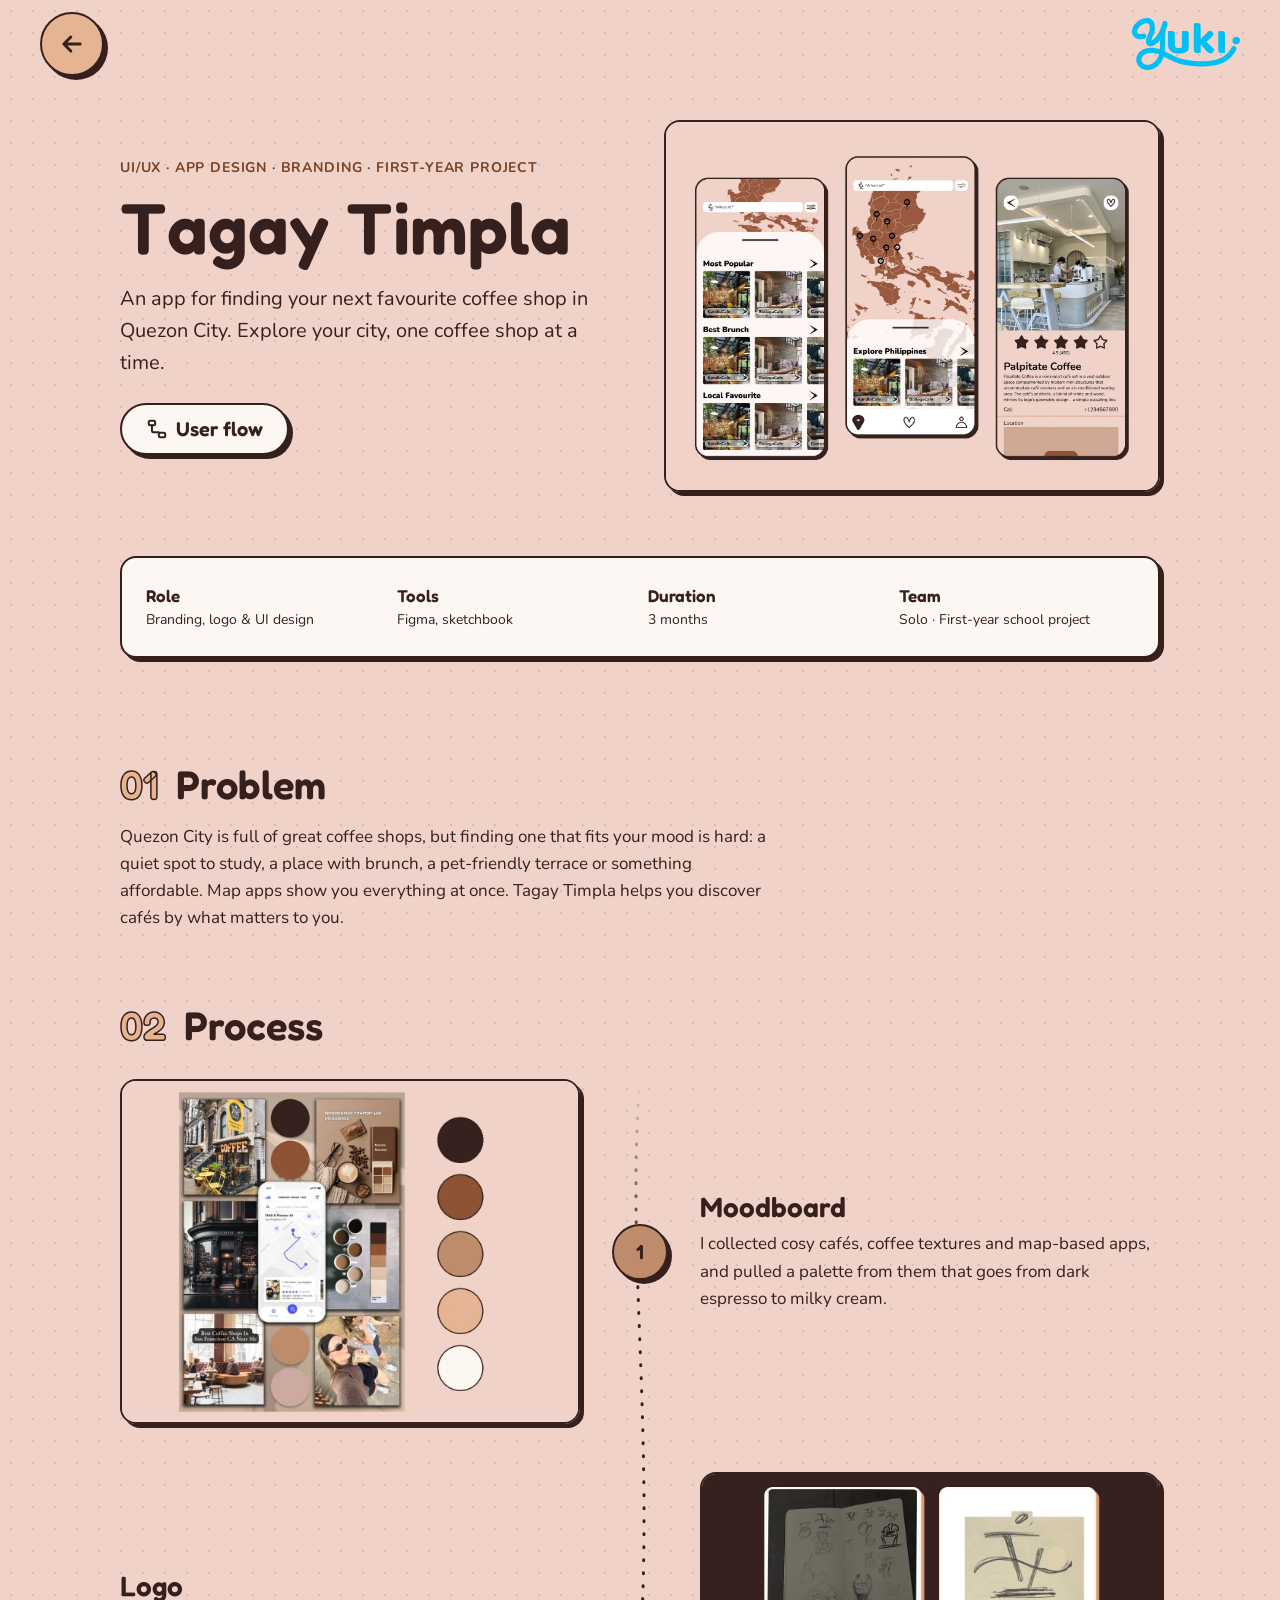
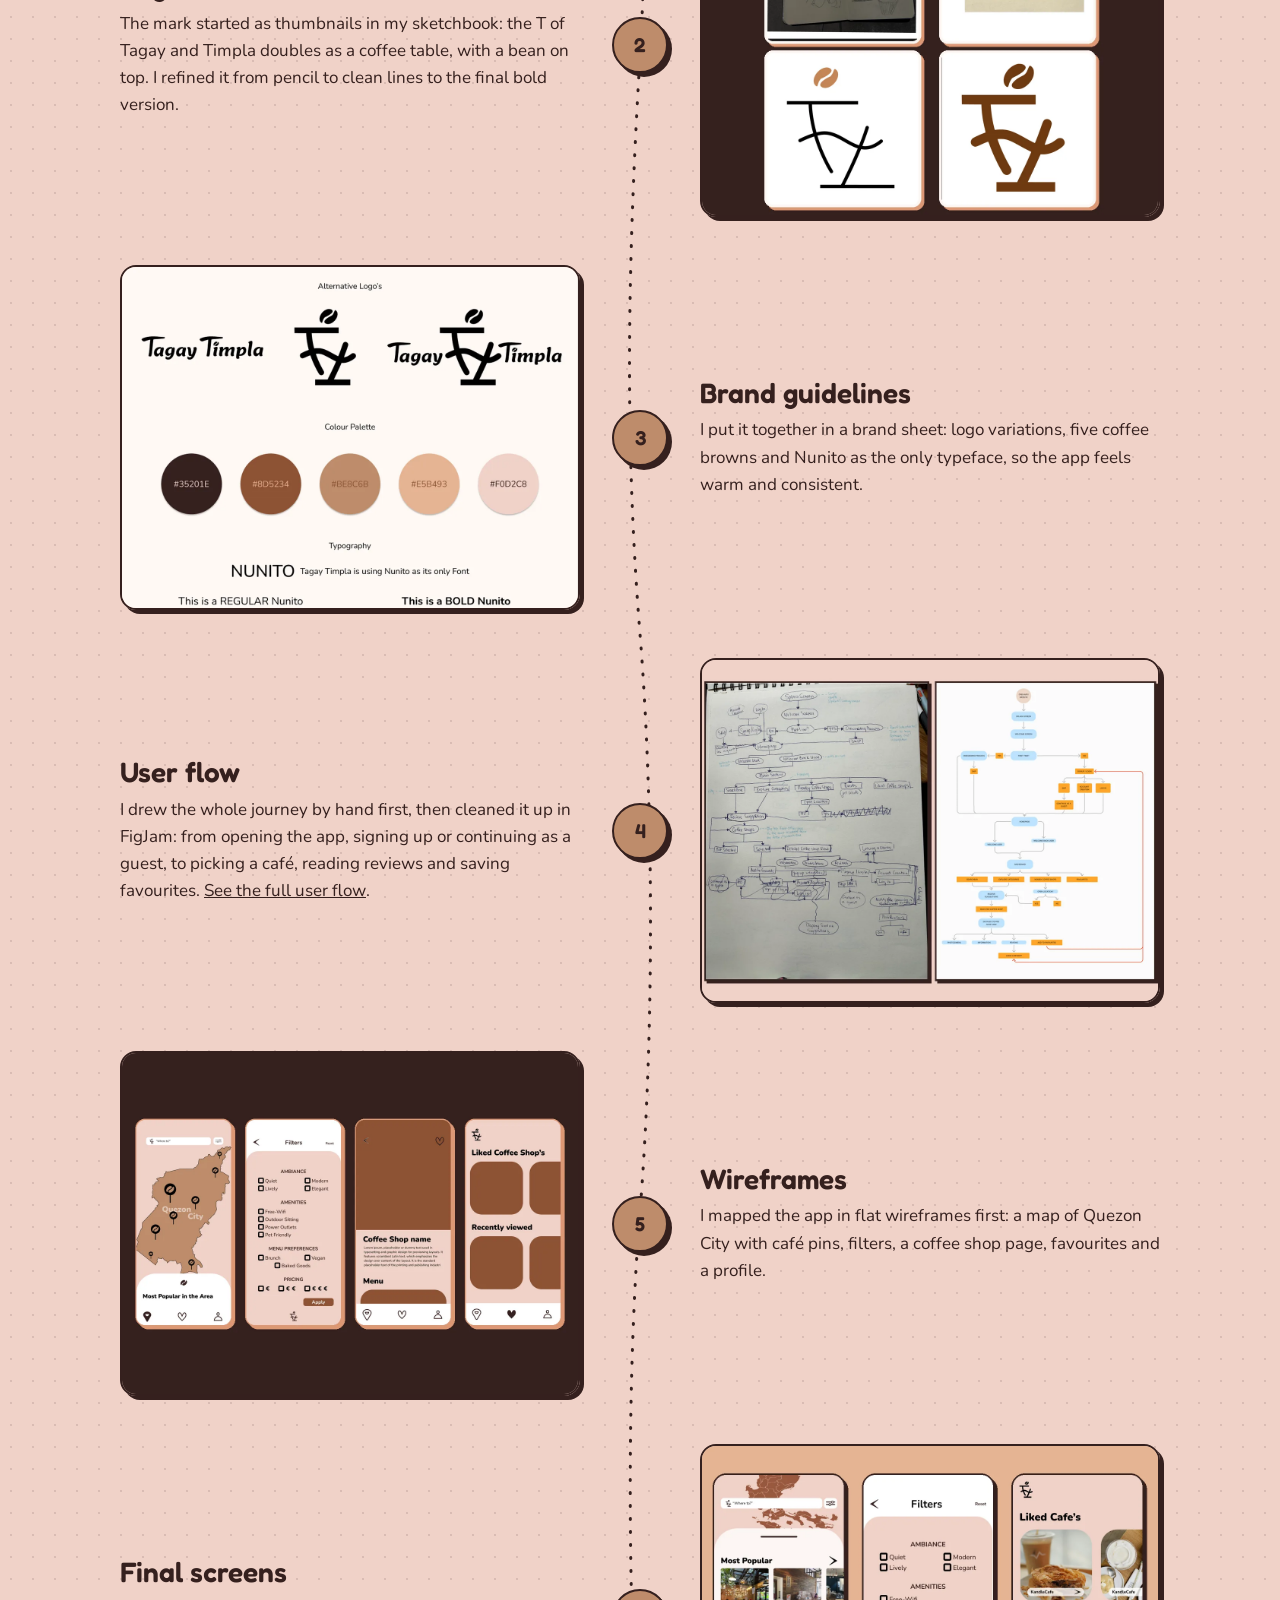
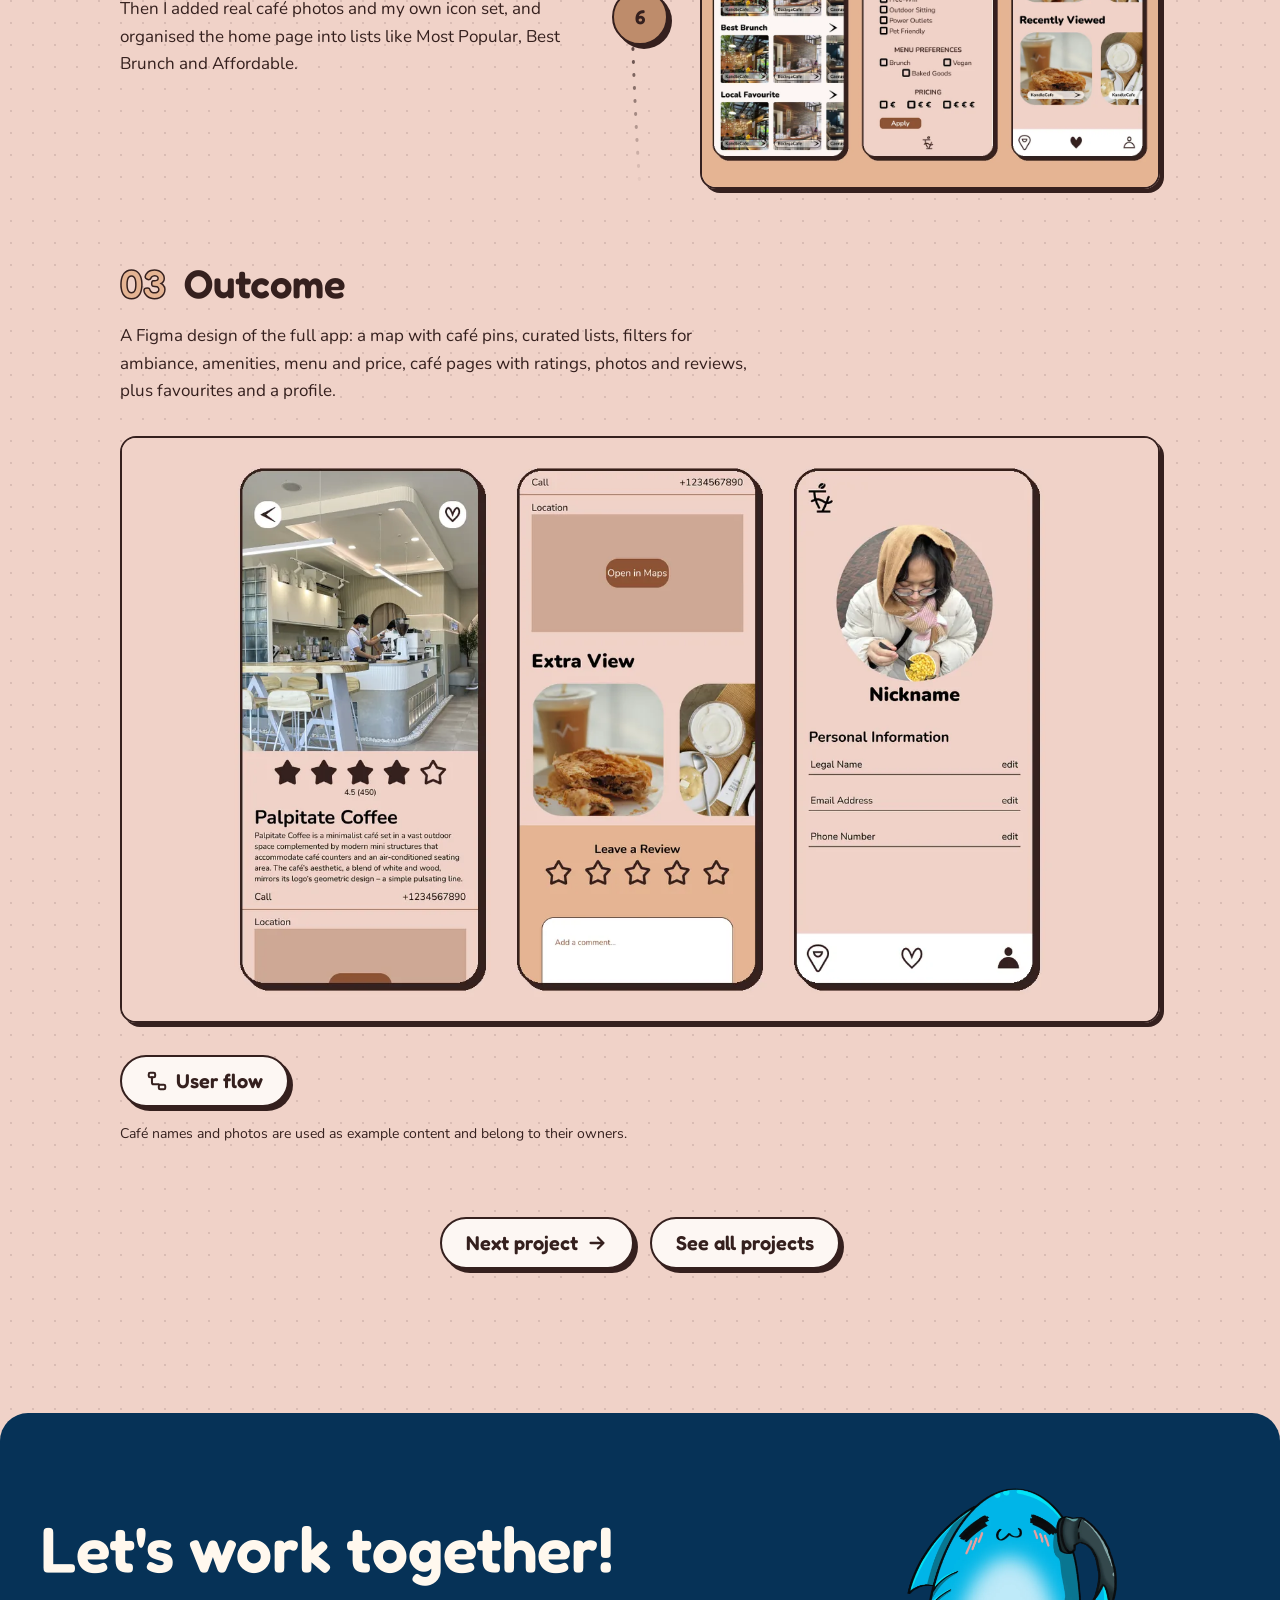
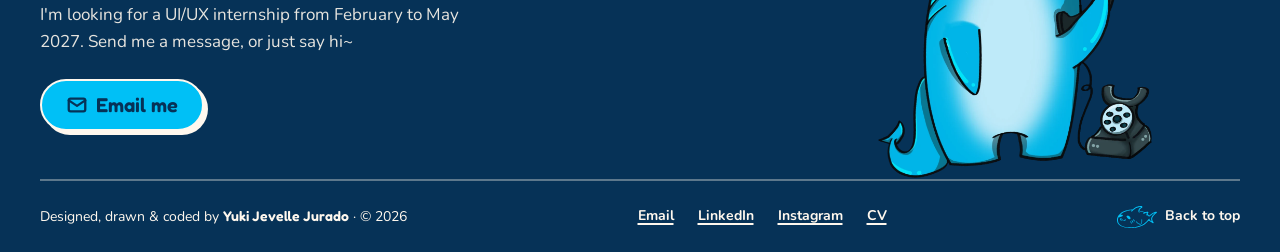
<file: case-tagaytimpla.html>
<!DOCTYPE html>
<html lang="en">
<head>
  <meta charset="UTF-8">
  <meta name="viewport" content="width=device-width, initial-scale=1.0">
  <title>Tagay Timpla — Yuki</title>
  <meta name="description" content="Case study: Tagay Timpla, a first-year app design and branding project that helps you discover coffee shops in Quezon City.">
  <!-- Link preview (iMessage, WhatsApp, LinkedIn…): the Yuki logo on cream -->
  <meta property="og:type" content="website">
  <meta property="og:url" content="https://yukijurado-portfolio.vercel.app/case-tagaytimpla.html">
  <meta property="og:title" content="Tagay Timpla — Yuki">
  <meta property="og:description" content="Case study: Tagay Timpla, a first-year app design and branding project that helps you discover coffee shops in Quezon City.">
  <meta property="og:image" content="https://yukijurado-portfolio.vercel.app/assets/img/og-image.png">
  <meta property="og:image:width" content="1200">
  <meta property="og:image:height" content="630">
  <meta property="og:image:alt" content="Yuki, hand-lettered logo">
  <meta name="twitter:card" content="summary_large_image">
  <link rel="icon" href="assets/icons/yuki-logomark-shark.svg" type="image/svg+xml">
  <link rel="preconnect" href="https://fonts.googleapis.com">
  <link rel="preconnect" href="https://fonts.gstatic.com" crossorigin>
  <link href="https://fonts.googleapis.com/css2?family=Fredoka:wght@400;500;600;700&family=Nunito:wght@400;600;700&display=swap" rel="stylesheet">
  <script>
    // Show the loader only on the first page of a visit, and never for reduced motion.
    document.documentElement.classList.add('js');
    try {
      if (!sessionStorage.getItem('yuki-loaded') &&
          !matchMedia('(prefers-reduced-motion: reduce)').matches) {
        document.documentElement.classList.add('show-loader');
        sessionStorage.setItem('yuki-loaded', '1');
      }
    } catch (e) { /* storage blocked: just skip the loader */ }
  </script>
  <link rel="stylesheet" href="css/style.css">
  <link rel="stylesheet" href="css/case-study.css">
  <script src="js/main.js" defer></script>
</head>
<body class="theme-tagay">
  <!-- Loading screen: only shown on the first page of a visit (see the script in <head>
       and js/main.js). Without JavaScript it never appears. -->
  <div class="loader" aria-hidden="true">
    <div class="loader__inner">
      <span class="loader__bubbles"><span></span><span></span><span></span><span></span></span>
      <img class="loader__shark" src="assets/icons/yuki-logomark-shark.svg" alt="">
      <img class="loader__word" src="assets/icons/yuki-logo.svg" alt="">
    </div>
  </div>
  <a class="skip-link" href="#main">Skip to content</a>

  <!-- Case studies: no nav pill. Back button left, logo right. -->
  <header class="case-header">
    <a class="btn-round" href="projects.html" aria-label="Back to all projects">
      <svg viewBox="0 0 24 24" fill="none" stroke="currentColor" stroke-width="2.5" stroke-linecap="round" stroke-linejoin="round" aria-hidden="true"><path d="M19 12H5M11 6l-6 6 6 6"/></svg>
    </a>
    <a class="logo" href="index.html"><img src="assets/icons/yuki-logo.svg" alt="Yuki, home"></a>
  </header>

  <main id="main" class="container case">

    <header class="case__intro">
      <div class="case__intro-text">
        <p class="case__tag">UI/UX · App design · Branding · First-year project</p>
        <h1 class="case__title" data-split>Tagay Timpla</h1>
        <p class="case__summary">An app for finding your next favourite coffee shop in Quezon City. Explore your city, one coffee shop at a time.</p>
        <div class="case__links">
          <a class="btn btn--secondary" href="https://www.figma.com/board/ZotYtISGjmbrnOtd9prCii/TAGAY-TIMPLA" target="_blank" rel="noopener"><svg viewBox="0 0 24 24" fill="none" stroke="currentColor" stroke-width="2.2" stroke-linecap="round" stroke-linejoin="round" aria-hidden="true"><rect x="3" y="3" width="7" height="5" rx="1.5"/><rect x="14" y="16" width="7" height="5" rx="1.5"/><path d="M6.5 8v5.5a2 2 0 0 0 2 2h5.5"/></svg>User flow <span class="visually-hidden">(opens FigJam in a new tab)</span></a>
        </div>
      </div>
      <figure class="case__media" data-reveal>
        <img src="assets/img/tagaytimpla/hero.webp" alt="Three Tagay Timpla app screens on blush pink: the home page with café lists, a map of the Philippines with coffee pins, and the Palpitate Coffee page with a five-star rating" width="1600" height="1200">
      </figure>
      <dl class="case__facts" data-reveal data-reveal-delay="300">
        <div><dt>Role</dt><dd>Branding, logo &amp; UI design</dd></div>
        <div><dt>Tools</dt><dd>Figma, sketchbook</dd></div>
        <div><dt>Duration</dt><dd>3 months</dd></div>
        <div><dt>Team</dt><dd>Solo · First-year school project</dd></div>
      </dl>
    </header>

    <section class="case__section" data-reveal aria-labelledby="problem">
      <h2 id="problem"><span>01</span> Problem</h2>
      <p>Quezon City is full of great coffee shops, but finding one that fits your mood is hard: a quiet spot to study, a place with brunch, a pet-friendly terrace or something affordable. Map apps show you everything at once. Tagay Timpla helps you discover cafés by what matters to you.</p>
    </section>

    <section class="case__section" aria-labelledby="process">
      <h2 id="process" data-reveal><span>02</span> Process</h2>
      <!-- Zigzag steps. The dashed line is one SVG behind the list (css/case-study.css). -->
      <div class="steps-wrap">
        <svg class="steps__line" viewBox="0 0 40 400" preserveAspectRatio="none" aria-hidden="true" focusable="false">
        <path vector-effect="non-scaling-stroke" d="M20 0 C 6 30, 34 60, 20 100 S 6 170, 20 200 S 34 270, 20 300 S 8 370, 20 400"/>
      </svg>
        <ol class="steps" role="list">
        <li class="step" data-reveal>
          <figure class="step__media">
            <img src="assets/img/tagaytimpla/step-1-moodboard.webp" alt="Moodboard of cosy coffee shops, latte art, a café-finder app and a palette of warm browns, next to five colour dots from dark espresso to cream" width="1200" height="900" loading="lazy">
          </figure>
          <span class="step__dot" aria-hidden="true">1</span>
          <div class="step__text">
            <h3>Moodboard</h3>
            <p>I collected cosy cafés, coffee textures and map-based apps, and pulled a palette from them that goes from dark espresso to milky cream.</p>
          </div>
        </li>
        <li class="step" data-reveal>
          <figure class="step__media">
            <img src="assets/img/tagaytimpla/step-2-logo.webp" alt="Four steps of the logo: thumbnail sketches in a sketchbook, a pencil sketch of the T-shaped mark, a clean line version with a coffee bean, and the final brown logo" width="1200" height="900" loading="lazy">
          </figure>
          <span class="step__dot" aria-hidden="true">2</span>
          <div class="step__text">
            <h3>Logo</h3>
            <p>The mark started as thumbnails in my sketchbook: the T of Tagay and Timpla doubles as a coffee table, with a bean on top. I refined it from pencil to clean lines to the final bold version.</p>
          </div>
        </li>
        <li class="step" data-reveal>
          <figure class="step__media">
            <img src="assets/img/tagaytimpla/step-3-brand.webp" alt="Brand sheet: the Tagay Timpla wordmark and logo variations, five brown palette swatches with hex codes, and Nunito as the typeface" width="1200" height="900" loading="lazy">
          </figure>
          <span class="step__dot" aria-hidden="true">3</span>
          <div class="step__text">
            <h3>Brand guidelines</h3>
            <p>I put it together in a brand sheet: logo variations, five coffee browns and Nunito as the only typeface, so the app feels warm and consistent.</p>
          </div>
        </li>
        <li class="step" data-reveal>
          <figure class="step__media">
            <img src="assets/img/tagaytimpla/step-4-userflow.webp" alt="User flow: a hand-drawn sitemap on lined paper next to the cleaned-up flowchart from opening the app, through sign up or guest mode and the homepage, to choosing a coffee shop, reviews and favourites" width="1200" height="900" loading="lazy">
          </figure>
          <span class="step__dot" aria-hidden="true">4</span>
          <div class="step__text">
            <h3>User flow</h3>
            <p>I drew the whole journey by hand first, then cleaned it up in FigJam: from opening the app, signing up or continuing as a guest, to picking a café, reading reviews and saving favourites. <a href="https://www.figma.com/board/ZotYtISGjmbrnOtd9prCii/TAGAY-TIMPLA" target="_blank" rel="noopener">See the full user flow<span class="visually-hidden"> (opens in a new tab)</span></a>.</p>
          </div>
        </li>
        <li class="step" data-reveal>
          <figure class="step__media">
            <img src="assets/img/tagaytimpla/step-5-wireframes.webp" alt="Four mid-fidelity wireframes in flat browns: a map of Quezon City with café pins, a filters page, an empty coffee shop page and a favourites page" width="1200" height="900" loading="lazy">
          </figure>
          <span class="step__dot" aria-hidden="true">5</span>
          <div class="step__text">
            <h3>Wireframes</h3>
            <p>I mapped the app in flat wireframes first: a map of Quezon City with café pins, filters, a coffee shop page, favourites and a profile.</p>
          </div>
        </li>
        <li class="step" data-reveal>
          <figure class="step__media">
            <img src="assets/img/tagaytimpla/step-6-ui.webp" alt="Three final screens: the home page with café lists for Most Popular, Best Brunch and Local Favourite, the filters page, and the Liked Cafés page with photos" width="1200" height="900" loading="lazy">
          </figure>
          <span class="step__dot" aria-hidden="true">6</span>
          <div class="step__text">
            <h3>Final screens</h3>
            <p>Then I added real café photos and my own icon set, and organised the home page into lists like Most Popular, Best Brunch and Affordable.</p>
          </div>
        </li>
        </ol>
      </div>
    </section>

    <section class="case__section" data-reveal aria-labelledby="outcome">
      <h2 id="outcome"><span>03</span> Outcome</h2>
      <p>A Figma design of the full app: a map with café pins, curated lists, filters for ambiance, amenities, menu and price, café pages with ratings, photos and reviews, plus favourites and a profile.</p>
      <div class="case__hero"><img src="assets/img/tagaytimpla/outcome.webp" alt="The Palpitate Coffee page from top to bottom, with photo, rating, description, location, extra photos and a review form, next to the profile page" width="1600" height="900" loading="lazy"></div>
      <div class="case__links case__links--end">
          <a class="btn btn--secondary" href="https://www.figma.com/board/ZotYtISGjmbrnOtd9prCii/TAGAY-TIMPLA" target="_blank" rel="noopener"><svg viewBox="0 0 24 24" fill="none" stroke="currentColor" stroke-width="2.2" stroke-linecap="round" stroke-linejoin="round" aria-hidden="true"><rect x="3" y="3" width="7" height="5" rx="1.5"/><rect x="14" y="16" width="7" height="5" rx="1.5"/><path d="M6.5 8v5.5a2 2 0 0 0 2 2h5.5"/></svg>User flow <span class="visually-hidden">(opens FigJam in a new tab)</span></a>
        </div>
      <p class="case__note">Café names and photos are used as example content and belong to their owners.</p>
    </section>

    <nav class="case__next" aria-label="More projects">
      <a class="btn" href="case-mahalbeauty.html">Next project <svg viewBox="0 0 24 24" fill="none" stroke="currentColor" stroke-width="2.5" stroke-linecap="round" stroke-linejoin="round" aria-hidden="true"><path d="M5 12h14M13 6l6 6-6 6"/></svg></a>
      <a class="btn" href="projects.html">See all projects</a>
    </nav>
  </main>

  <!-- ===== Footer: same on every page (copy changes to all .html files).
       Contact uses the slim version (bar only), since the page itself is the "get in touch". ===== -->
  <footer class="site-footer">
    <div class="site-footer__inner">
      <div class="site-footer__cta">
        <div class="site-footer__text">
          <h2>Let's work together!</h2>
          <p>I'm looking for a UI/UX internship from February to May 2027. Send me a message, or just say hi~</p>
          <a class="btn btn--primary site-footer__btn" href="mailto:yuki.j120303@gmail.com">
            <svg width="20" height="20" viewBox="0 0 24 24" fill="none" stroke="currentColor" stroke-width="2.5" stroke-linecap="round" stroke-linejoin="round" aria-hidden="true"><rect x="3" y="5" width="18" height="14" rx="2"/><path d="m3 7 9 6 9-6"/></svg>
            Email me
          </a>
        </div>
        <img class="site-footer__shark" src="assets/img/shark-telephone.webp" width="1078" height="1139" alt="" loading="lazy">
      </div>
      <div class="site-footer__bar">
        <p class="site-footer__credit">Designed, drawn &amp; coded by <strong>Yuki Jevelle Jurado</strong> · © 2026</p>
        <ul class="site-footer__links">
          <li><a href="mailto:yuki.j120303@gmail.com">Email</a></li>
          <li><a href="https://www.linkedin.com/in/yuki-jevelle-jurado/" target="_blank" rel="noopener">LinkedIn<span class="visually-hidden"> (opens in a new tab)</span></a></li>
          <li><a href="https://www.instagram.com/ydsphoenix/" target="_blank" rel="noopener">Instagram<span class="visually-hidden"> (opens in a new tab)</span></a></li>
          <li><a href="assets/docs/yuki-cv.pdf" download>CV</a></li>
        </ul>
        <a class="site-footer__top" href="#">
          <img src="assets/icons/yuki-logomark-shark.svg" alt="" width="40" height="22">
          Back to top
        </a>
      </div>
    </div>
  </footer>
</body>
</html>
</file>
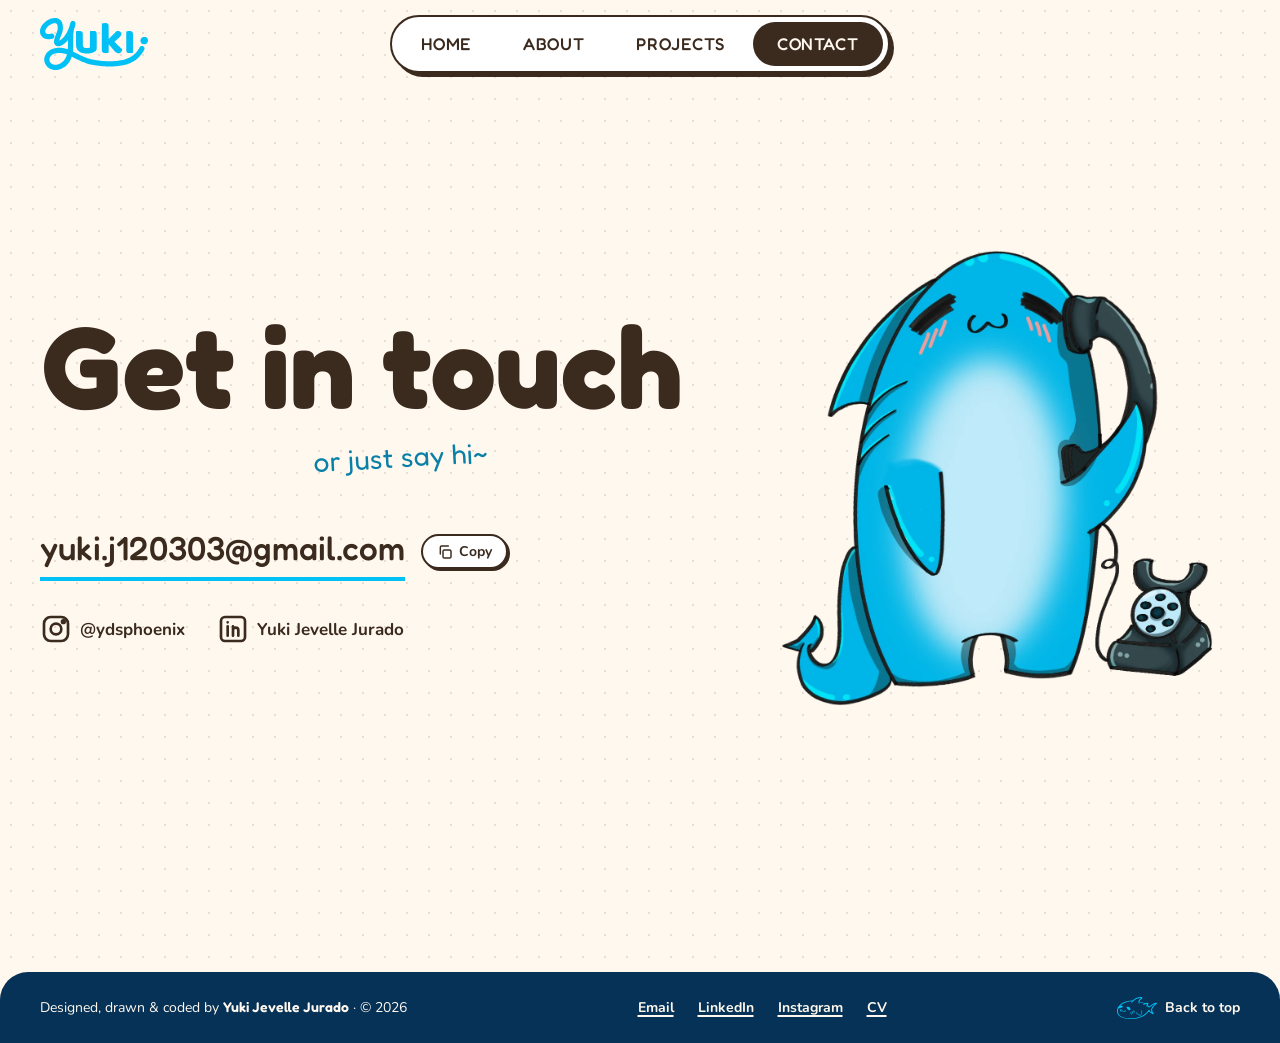
<file: contact.html>
<!DOCTYPE html>
<html lang="en">
<head>
  <meta charset="UTF-8">
  <meta name="viewport" content="width=device-width, initial-scale=1.0">
  <title>Contact · Yuki</title>
  <meta name="description" content="Get in touch with Yuki, or just say hi.">
  <!-- Link preview (iMessage, WhatsApp, LinkedIn…): the Yuki logo on cream -->
  <meta property="og:type" content="website">
  <meta property="og:url" content="https://yukijurado-portfolio.vercel.app/contact.html">
  <meta property="og:title" content="Contact · Yuki">
  <meta property="og:description" content="Get in touch with Yuki, or just say hi.">
  <meta property="og:image" content="https://yukijurado-portfolio.vercel.app/assets/img/og-image.png">
  <meta property="og:image:width" content="1200">
  <meta property="og:image:height" content="630">
  <meta property="og:image:alt" content="Yuki, hand-lettered logo">
  <meta name="twitter:card" content="summary_large_image">
  <link rel="icon" href="assets/icons/yuki-logomark-shark.svg" type="image/svg+xml">
  <link rel="preconnect" href="https://fonts.googleapis.com">
  <link rel="preconnect" href="https://fonts.gstatic.com" crossorigin>
  <link href="https://fonts.googleapis.com/css2?family=Fredoka:wght@400;500;600;700&family=Nunito:wght@400;600;700&display=swap" rel="stylesheet">
  <script>
    // Show the loader only on the first page of a visit, and never for reduced motion.
    document.documentElement.classList.add('js');
    try {
      if (!sessionStorage.getItem('yuki-loaded') &&
          !matchMedia('(prefers-reduced-motion: reduce)').matches) {
        document.documentElement.classList.add('show-loader');
        sessionStorage.setItem('yuki-loaded', '1');
      }
    } catch (e) { /* storage blocked: just skip the loader */ }
  </script>
  <link rel="stylesheet" href="css/style.css">
  <link rel="stylesheet" href="css/contact.css">
  <script src="js/contact.js" defer></script>
  <script src="js/main.js" defer></script>
</head>
<body>
  <!-- Loading screen: only shown on the first page of a visit (see the script in <head>
       and js/main.js). Without JavaScript it never appears. -->
  <div class="loader" aria-hidden="true">
    <div class="loader__inner">
      <span class="loader__bubbles"><span></span><span></span><span></span><span></span></span>
      <img class="loader__shark" src="assets/icons/yuki-logomark-shark.svg" alt="">
      <img class="loader__word" src="assets/icons/yuki-logo.svg" alt="">
    </div>
  </div>
  <a class="skip-link" href="#main">Skip to content</a>

  <header class="site-header">
    <a class="logo" href="index.html"><img src="assets/icons/yuki-logo.svg" alt="Yuki, home"></a>
    <nav aria-label="Main">
      <ul class="nav-pill">
        <li><a href="index.html">Home</a></li>
        <li><a href="about.html">About</a></li>
        <li><a href="projects.html">Projects</a></li>
        <li><a href="contact.html" aria-current="page"><span class="nav-blob" aria-hidden="true"></span>Contact</a></li>
      </ul>
    </nav>
  </header>

  <main id="main" class="container contact">
    <div class="contact__text">
      <h1 class="contact__title" data-split>Get in touch</h1>
      <p class="contact__sub" data-split>or just say hi~</p>

      <div class="contact__email-row" data-reveal data-reveal-delay="600">
        <a class="contact__email" href="mailto:yuki.j120303@gmail.com">yuki.j120303@gmail.com</a>
        <!-- Copies the address; js/contact.js shows a toast. Hidden if the browser can't copy. -->
        <button class="copy-btn" type="button" data-copy="yuki.j120303@gmail.com" hidden>
          <svg viewBox="0 0 24 24" fill="none" stroke="currentColor" stroke-width="2.2" stroke-linecap="round" stroke-linejoin="round" aria-hidden="true"><rect x="9" y="9" width="12" height="12" rx="2"/><path d="M5 15V5a2 2 0 0 1 2-2h10"/></svg>
          Copy
        </button>
      </div>
      <p class="toast" role="status" aria-live="polite"></p>

      <ul class="socials" data-reveal data-reveal-delay="800">
        <li>
          <a href="https://www.instagram.com/ydsphoenix/" target="_blank" rel="noopener">
            <svg viewBox="0 0 24 24" fill="none" stroke="currentColor" stroke-width="2" aria-hidden="true"><rect x="3" y="3" width="18" height="18" rx="5"/><circle cx="12" cy="12" r="4"/><circle cx="17.5" cy="6.5" r="1" fill="currentColor"/></svg>
            <span><span class="visually-hidden">Instagram: </span>@ydsphoenix</span>
          </a>
        </li>
        <li>
          <a href="https://www.linkedin.com/in/yuki-jevelle-jurado/" target="_blank" rel="noopener">
            <svg viewBox="0 0 24 24" fill="none" stroke="currentColor" stroke-width="2" aria-hidden="true"><rect x="3" y="3" width="18" height="18" rx="3"/><path d="M8 10v7M8 7v.01M12 17v-4a2 2 0 0 1 4 0v4M12 10v7" stroke-linecap="round"/></svg>
            <span><span class="visually-hidden">LinkedIn: </span>Yuki Jevelle Jurado</span>
          </a>
        </li>
      </ul>
    </div>

    <div class="contact__shark-wrap">
      <img class="contact__shark" src="assets/img/shark-telephone.webp" width="1078" height="1139"
           alt="Yuki's blue shark mascot holding an old rotary phone to its ear">
      <!-- "ring ring" lines next to the phone, synced with the wiggle -->
      <span class="ring" aria-hidden="true"><span></span><span></span><span></span></span>
    </div>
  </main>

  <!-- ===== Footer: same on every page (copy changes to all .html files).
       Contact uses the slim version (bar only), since the page itself is the "get in touch". ===== -->
  <footer class="site-footer site-footer--slim">
    <div class="site-footer__inner">
      <div class="site-footer__bar">
        <p class="site-footer__credit">Designed, drawn &amp; coded by <strong>Yuki Jevelle Jurado</strong> · © 2026</p>
        <ul class="site-footer__links">
          <li><a href="mailto:yuki.j120303@gmail.com">Email</a></li>
          <li><a href="https://www.linkedin.com/in/yuki-jevelle-jurado/" target="_blank" rel="noopener">LinkedIn<span class="visually-hidden"> (opens in a new tab)</span></a></li>
          <li><a href="https://www.instagram.com/ydsphoenix/" target="_blank" rel="noopener">Instagram<span class="visually-hidden"> (opens in a new tab)</span></a></li>
          <li><a href="assets/docs/yuki-cv.pdf" download>CV</a></li>
        </ul>
        <a class="site-footer__top" href="#">
          <img src="assets/icons/yuki-logomark-shark.svg" alt="" width="40" height="22">
          Back to top
        </a>
      </div>
    </div>
  </footer>
</body>
</html>
</file>
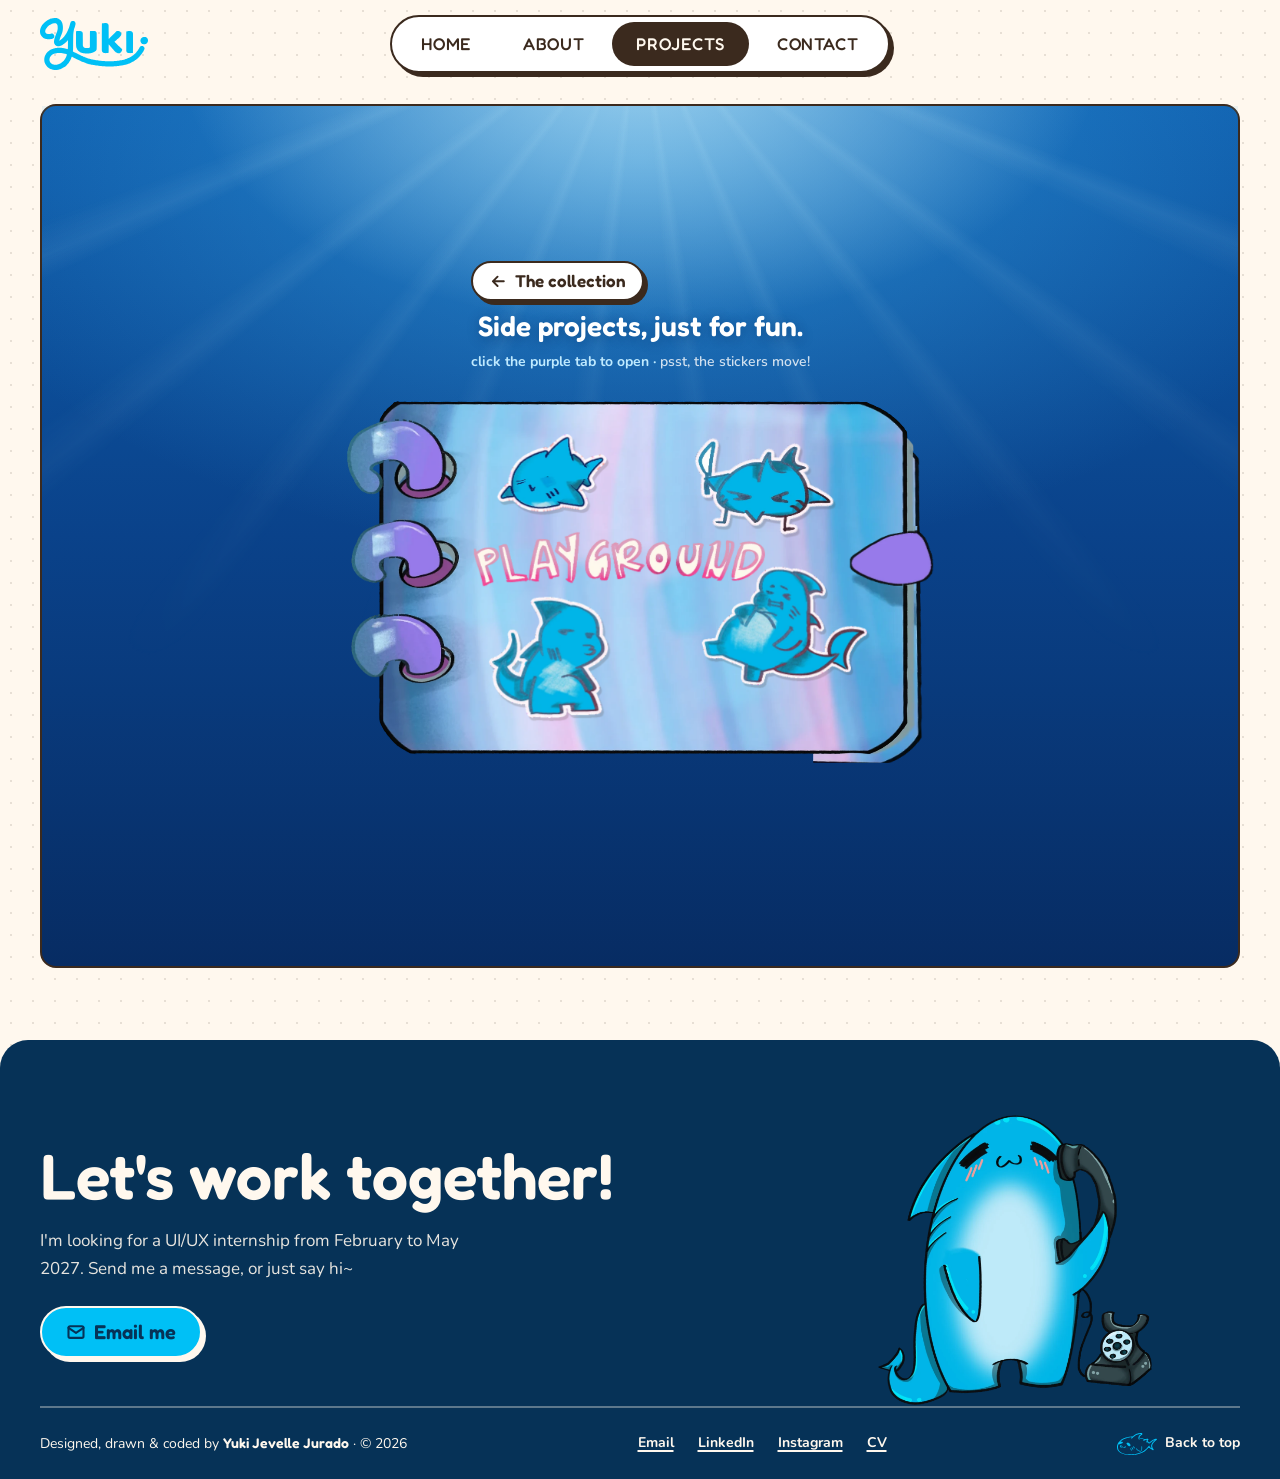
<file: playground.html>
<!DOCTYPE html>
<html lang="en">
<head>
  <meta charset="UTF-8">
  <meta name="viewport" content="width=device-width, initial-scale=1.0">
  <title>The Playground · Yuki</title>
  <meta name="description" content="The Playground: Yuki's sketchbook of side projects, made just for fun outside of school.">
  <!-- Link preview (iMessage, WhatsApp, LinkedIn…): the Yuki logo on cream -->
  <meta property="og:type" content="website">
  <meta property="og:url" content="https://yukijurado-portfolio.vercel.app/playground.html">
  <meta property="og:title" content="The Playground · Yuki">
  <meta property="og:description" content="The Playground: Yuki's sketchbook of side projects, made just for fun outside of school.">
  <meta property="og:image" content="https://yukijurado-portfolio.vercel.app/assets/img/og-image.png">
  <meta property="og:image:width" content="1200">
  <meta property="og:image:height" content="630">
  <meta property="og:image:alt" content="Yuki, hand-lettered logo">
  <meta name="twitter:card" content="summary_large_image">
  <!-- Not linked yet (no projects). Remove this line when the room goes live. -->
  <meta name="robots" content="noindex">
  <link rel="icon" href="assets/icons/yuki-logomark-shark.svg" type="image/svg+xml">
  <link rel="preconnect" href="https://fonts.googleapis.com">
  <link rel="preconnect" href="https://fonts.gstatic.com" crossorigin>
  <link href="https://fonts.googleapis.com/css2?family=Fredoka:wght@400;500;600;700&family=Nunito:wght@400;600;700&display=swap" rel="stylesheet">
  <script>
    // Show the loader only on the first page of a visit, and never for reduced motion.
    document.documentElement.classList.add('js');
    try {
      if (!sessionStorage.getItem('yuki-loaded') &&
          !matchMedia('(prefers-reduced-motion: reduce)').matches) {
        document.documentElement.classList.add('show-loader');
        sessionStorage.setItem('yuki-loaded', '1');
      }
    } catch (e) { /* storage blocked: just skip the loader */ }
  </script>
  <link rel="stylesheet" href="css/style.css">
  <link rel="stylesheet" href="css/playground.css">
  <script src="js/playground.js" defer></script>
  <script src="js/main.js" defer></script>
</head>
<body>
  <!-- Loading screen: only shown on the first page of a visit (see the script in <head>
       and js/main.js). Without JavaScript it never appears. -->
  <div class="loader" aria-hidden="true">
    <div class="loader__inner">
      <span class="loader__bubbles"><span></span><span></span><span></span><span></span></span>
      <img class="loader__shark" src="assets/icons/yuki-logomark-shark.svg" alt="">
      <img class="loader__word" src="assets/icons/yuki-logo.svg" alt="">
    </div>
  </div>
  <a class="skip-link" href="#main">Skip to content</a>

  <header class="site-header">
    <a class="logo" href="index.html"><img src="assets/icons/yuki-logo.svg" alt="Yuki, home"></a>
    <nav aria-label="Main">
      <ul class="nav-pill">
        <li><a href="index.html">Home</a></li>
        <li><a href="about.html">About</a></li>
        <li><a href="projects.html" aria-current="page"><span class="nav-blob" aria-hidden="true"></span>Projects</a></li>
        <li><a href="contact.html">Contact</a></li>
      </ul>
    </nav>
  </header>

  <main id="main">
    <!-- ===== The Playground: a sketchbook of side projects =====
         - Click the purple tab to open the book, then drag a page around the spiral to turn it
           (or click a page, or use the arrow keys). js/playground.js. Each .leaf is one sheet
           of paper (front + back).
         - The shark stickers on the cover can be dragged around, or clicked to make them hop.
         - Phones held upright show one page at a time. No JS: the pages are simply stacked.
         - To add a sheet: copy a whole <div class="leaf">…</div> block. -->
    <section class="sketchbook ocean" aria-labelledby="pg-title">
      <div class="sketchbook__stage">
        <!-- Under the ocean, like Projects. The light, rays and bubbles sit in the stage
             so they stay on screen while the pages flip (css/playground.css). -->
        <div class="sketchbook__glow" aria-hidden="true"></div>
        <div class="ocean__rays" aria-hidden="true"></div>
        <div class="ocean__fizz" aria-hidden="true">
          <span></span><span></span><span></span><span></span><span></span><span></span><span></span>
          <span></span><span></span><span></span><span></span><span></span><span></span><span></span>
        </div>
        <header class="sketchbook__intro">
          <a class="btn sketchbook__back" href="projects.html">
            <svg viewBox="0 0 24 24" fill="none" stroke="currentColor" stroke-width="2.5" stroke-linecap="round" stroke-linejoin="round" aria-hidden="true"><path d="M19 12H5M11 6l-6 6 6 6"/></svg>
            The collection
          </a>
          <h1 id="pg-title" class="visually-hidden">The Playground</h1>
          <p class="sketchbook__lede">Side projects, just for fun.</p>
          <p class="sketchbook__hint" aria-live="polite"><span class="sketchbook__hint-flip">click the purple tab to open · </span><span class="sketchbook__hint-stickers">psst, the stickers move!</span></p>
          <p class="sketchbook__turn" aria-hidden="true">↻ turn your phone sideways for the full book</p>
        </header>

        <div class="book" aria-label="Sketchbook. Use the left and right arrow keys to turn the pages.">
          <!-- Back of the book: page edges + the last page (shown once every sheet is turned) -->
          <div class="book__back">
            <img class="book__edges" src="assets/img/playground/book-back.webp" alt="" width="1532" height="951">
            <div class="face page page--last">
              <img class="face__img" src="assets/img/playground/book-page.webp" alt="" width="1532" height="951" loading="lazy">
              <div class="page__content"><p class="page__end">That's all for now!<br>More doodles soon 🦈</p></div>
            </div>
          </div>

          <!-- Cover -->
          <div class="leaf leaf--cover">
            <div class="face face--front cover">
              <img class="face__img" src="assets/img/playground/book-cover.webp" alt="" width="1532" height="951">
              <img class="cover__rings" src="assets/img/playground/book-rings.webp" alt="" width="1532" height="951">
              <img class="cover__title boil" src="assets/img/playground/book-title.webp" alt="" width="757" height="140">
              <button class="cover__tab" type="button" aria-label="Open the sketchbook"><img src="assets/img/playground/book-tab.webp" alt="" width="217" height="169" draggable="false"></button>
          <button class="sticker" type="button" style="--x:25.59%; --y:10.2%; --w:18.73%;" data-tall="10 19 38"
                  aria-label="Sleepy shark sticker. Drag it, or use the arrow keys, to move it.">
            <img src="assets/img/playground/sticker-sleep.webp" alt="" width="287" height="203" draggable="false">
          </button>
          <button class="sticker" type="button" style="--x:59.33%; --y:11.25%; --w:23.5%;" data-tall="50 21 42"
                  aria-label="Grumpy shark with a knife sticker. Drag it, or use the arrow keys, to move it.">
            <img src="assets/img/playground/sticker-knife.webp" alt="" width="360" height="253" draggable="false">
          </button>
          <button class="sticker" type="button" style="--x:24.22%; --y:54.68%; --w:20.23%;" data-tall="10 58 36"
                  aria-label="Kissy shark sticker. Drag it, or use the arrow keys, to move it.">
            <img src="assets/img/playground/sticker-kiss.webp" alt="" width="310" height="315" draggable="false">
          </button>
          <button class="sticker" type="button" style="--x:60.51%; --y:46.48%; --w:28.0%;" data-tall="48 60 44"
                  aria-label="Cuddly shark sticker. Drag it, or use the arrow keys, to move it.">
            <img src="assets/img/playground/sticker-hug.webp" alt="" width="429" height="308" draggable="false">
          </button>
            </div>
            <div class="face face--back">
              <img class="face__img face__img--inside" src="assets/img/playground/book-inside.webp" alt="" width="1532" height="951">
            </div>
          </div>

      <div class="leaf">
        <div class="face face--front page">
          <img class="face__img" src="assets/img/playground/book-page.webp" alt="" width="1532" height="951" loading="lazy">
          <div class="page__content">
            <video class="page__media" muted loop playsinline autoplay preload="metadata" poster="assets/img/playground/mama.webp" width="640" height="360" aria-label="Mama: a hand-drawn short film in black and white, with teddy bears, a child and her mother"><source src="assets/img/playground/mama.mp4" type="video/mp4"></video>
            <button class="page__watch" type="button" data-watch="assets/img/playground/mama-full.mp4" data-title="Mama"><svg viewBox="0 0 24 24" fill="currentColor" aria-hidden="true"><path d="M8 5.5v13a1 1 0 0 0 1.5.86l11-6.5a1 1 0 0 0 0-1.72l-11-6.5A1 1 0 0 0 8 5.5z"/></svg>Click to watch<span class="visually-hidden"> Mama</span></button>
            <p class="page__caption"><strong>Mama</strong> · short film, LUCA 2022–2023</p>
          </div>
        </div>
        <div class="face face--back page">
          <img class="face__img" src="assets/img/playground/book-page.webp" alt="" width="1532" height="951" loading="lazy">
          <div class="page__content">
            <video class="page__media" muted loop playsinline autoplay preload="metadata" poster="assets/img/playground/tea-room.webp" width="640" height="360" aria-label="A painted Japanese tea room with a low table, cushions and a garden behind the open screens; a little light drifts through"><source src="assets/img/playground/tea-room.mp4" type="video/mp4"></video>
            <button class="page__watch" type="button" data-watch="assets/img/playground/tea-room-full.mp4" data-title="Japanese tea room"><svg viewBox="0 0 24 24" fill="currentColor" aria-hidden="true"><path d="M8 5.5v13a1 1 0 0 0 1.5.86l11-6.5a1 1 0 0 0 0-1.72l-11-6.5A1 1 0 0 0 8 5.5z"/></svg>Click to watch<span class="visually-hidden"> Japanese tea room</span></button>
            <p class="page__caption"><strong>Japanese tea room</strong> · animated background</p>
          </div>
        </div>
      </div>

      <div class="leaf">
        <div class="face face--front page">
          <img class="face__img" src="assets/img/playground/book-page.webp" alt="" width="1532" height="951" loading="lazy">
          <div class="page__content">
            <video class="page__media" muted loop playsinline autoplay preload="metadata" poster="assets/img/playground/cloud-city.webp" width="640" height="360" aria-label="A city of towers and lamp posts above the clouds; a small purple robot walks toward the camera"><source src="assets/img/playground/cloud-city.mp4" type="video/mp4"></video>
            <button class="page__watch" type="button" data-watch="assets/img/playground/cloud-city-full.mp4" data-title="Above the clouds"><svg viewBox="0 0 24 24" fill="currentColor" aria-hidden="true"><path d="M8 5.5v13a1 1 0 0 0 1.5.86l11-6.5a1 1 0 0 0 0-1.72l-11-6.5A1 1 0 0 0 8 5.5z"/></svg>Click to watch<span class="visually-hidden"> Above the clouds</span></button>
            <p class="page__caption"><strong>Above the clouds</strong></p>
          </div>
        </div>
        <div class="face face--back page">
          <img class="face__img" src="assets/img/playground/book-page.webp" alt="" width="1532" height="951" loading="lazy">
          <div class="page__content">
            <video class="page__media" muted loop playsinline autoplay preload="metadata" poster="assets/img/playground/morph.webp" width="640" height="360" aria-label="A bottle morphs into a rocket, then into a koi fish that curls up into a dot, on blue"><source src="assets/img/playground/morph.mp4" type="video/mp4"></video>
            <button class="page__watch" type="button" data-watch="assets/img/playground/morph-full.mp4" data-title="Metamorphosis"><svg viewBox="0 0 24 24" fill="currentColor" aria-hidden="true"><path d="M8 5.5v13a1 1 0 0 0 1.5.86l11-6.5a1 1 0 0 0 0-1.72l-11-6.5A1 1 0 0 0 8 5.5z"/></svg>Click to watch<span class="visually-hidden"> Metamorphosis</span></button>
            <p class="page__caption"><strong>Metamorphosis</strong></p>
          </div>
        </div>
      </div>

      <div class="leaf">
        <div class="face face--front page">
          <img class="face__img" src="assets/img/playground/book-page.webp" alt="" width="1532" height="951" loading="lazy">
          <div class="page__content">
            <picture class="page__media"><source media="(prefers-reduced-motion: reduce)" srcset="assets/img/playground/ghosts-still.webp"><img src="assets/img/playground/ghosts.webp" alt="A spinning paper disc of ten hand-drawn ghosts that grow and wobble as it turns" width="480" height="480" loading="lazy"></picture>
            <p class="page__caption"><strong>Ghosts</strong> · spinning paper disc (phenakistoscope)</p>
          </div>
        </div>
        <div class="face face--back page">
          <img class="face__img" src="assets/img/playground/book-page.webp" alt="" width="1532" height="951" loading="lazy">
          <div class="page__content">
            <video class="page__media" muted loop playsinline autoplay preload="metadata" poster="assets/img/playground/ease.webp" width="640" height="360" aria-label="…ease…: a hyperlapse through a city, from the railway and a busy shopping street to a coffee on a terrace and a Christmas market with a Ferris wheel at night"><source src="assets/img/playground/ease.mp4" type="video/mp4"></video>
            <button class="page__watch" type="button" data-watch="assets/img/playground/ease-full.mp4" data-title="…ease…"><svg viewBox="0 0 24 24" fill="currentColor" aria-hidden="true"><path d="M8 5.5v13a1 1 0 0 0 1.5.86l11-6.5a1 1 0 0 0 0-1.72l-11-6.5A1 1 0 0 0 8 5.5z"/></svg>Click to watch<span class="visually-hidden"> …ease…</span></button>
            <p class="page__caption"><strong>…ease…</strong> · hyperlapse</p>
          </div>
        </div>
      </div>

      <div class="leaf">
        <div class="face face--front page">
          <img class="face__img" src="assets/img/playground/book-page.webp" alt="" width="1532" height="951" loading="lazy">
          <div class="page__content">
            <video class="page__media" muted loop playsinline autoplay preload="metadata" poster="assets/img/playground/sof.webp" width="640" height="360" aria-label="Set on Fire, final film: a red-haired model in a green dress at a photo shoot, a photographer in a pink beanie, and flames spreading across the studio floor"><source src="assets/img/playground/sof.mp4" type="video/mp4"></video>
            <button class="page__watch" type="button" data-watch="assets/img/playground/sof-full.mp4" data-title="Set on Fire"><svg viewBox="0 0 24 24" fill="currentColor" aria-hidden="true"><path d="M8 5.5v13a1 1 0 0 0 1.5.86l11-6.5a1 1 0 0 0 0-1.72l-11-6.5A1 1 0 0 0 8 5.5z"/></svg>Click to watch<span class="visually-hidden"> Set on Fire</span></button>
            <p class="page__caption"><strong>Set on Fire</strong> · final film</p>
          </div>
        </div>
        <div class="face face--back page">
          <img class="face__img" src="assets/img/playground/book-page.webp" alt="" width="1532" height="951" loading="lazy">
          <div class="page__content">
            <video class="page__media" muted loop playsinline autoplay preload="metadata" poster="assets/img/playground/sof-animatic.webp" width="640" height="284" aria-label="Set on Fire, animatic: rough drawings of the same story, the model posing for a photographer in a studio until the floor catches fire"><source src="assets/img/playground/sof-animatic.mp4" type="video/mp4"></video>
            <button class="page__watch" type="button" data-watch="assets/img/playground/sof-animatic-full.mp4" data-title="Set on Fire (animatic)"><svg viewBox="0 0 24 24" fill="currentColor" aria-hidden="true"><path d="M8 5.5v13a1 1 0 0 0 1.5.86l11-6.5a1 1 0 0 0 0-1.72l-11-6.5A1 1 0 0 0 8 5.5z"/></svg>Click to watch<span class="visually-hidden"> Set on Fire (animatic)</span></button>
            <p class="page__caption"><strong>Set on Fire</strong> · animatic</p>
          </div>
        </div>
      </div>

          <!-- Spiral binding: stays on top while the pages turn -->
          <img class="book__rings" src="assets/img/playground/book-rings.webp" alt="" width="1532" height="951">
        </div>
      </div>
    </section>

    <!-- Popup player: "Click to watch" on a page opens the full film here, with sound
         (js/playground.js fills in the video and the title). -->
    <dialog class="watch" aria-labelledby="watch-title">
      <div class="watch__bar">
        <h2 id="watch-title" class="watch__title"></h2>
        <button class="watch__close" type="button" aria-label="Close">
          <svg viewBox="0 0 24 24" fill="none" stroke="currentColor" stroke-width="3" stroke-linecap="round" aria-hidden="true"><path d="M6 6l12 12M18 6L6 18"/></svg>
        </button>
      </div>
      <video class="watch__video" controls playsinline preload="none"></video>
    </dialog>
  </main>

  <!-- ===== Footer: same on every page (copy changes to all .html files).
       Contact uses the slim version (bar only), since the page itself is the "get in touch". ===== -->
  <footer class="site-footer">
    <div class="site-footer__inner">
      <div class="site-footer__cta">
        <div class="site-footer__text">
          <h2>Let's work together!</h2>
          <p>I'm looking for a UI/UX internship from February to May 2027. Send me a message, or just say hi~</p>
          <a class="btn btn--primary site-footer__btn" href="mailto:yuki.j120303@gmail.com">
            <svg width="20" height="20" viewBox="0 0 24 24" fill="none" stroke="currentColor" stroke-width="2.5" stroke-linecap="round" stroke-linejoin="round" aria-hidden="true"><rect x="3" y="5" width="18" height="14" rx="2"/><path d="m3 7 9 6 9-6"/></svg>
            Email me
          </a>
        </div>
        <img class="site-footer__shark" src="assets/img/shark-telephone.webp" width="1078" height="1139" alt="" loading="lazy">
      </div>
      <div class="site-footer__bar">
        <p class="site-footer__credit">Designed, drawn &amp; coded by <strong>Yuki Jevelle Jurado</strong> · © 2026</p>
        <ul class="site-footer__links">
          <li><a href="mailto:yuki.j120303@gmail.com">Email</a></li>
          <li><a href="https://www.linkedin.com/in/yuki-jevelle-jurado/" target="_blank" rel="noopener">LinkedIn<span class="visually-hidden"> (opens in a new tab)</span></a></li>
          <li><a href="https://www.instagram.com/ydsphoenix/" target="_blank" rel="noopener">Instagram<span class="visually-hidden"> (opens in a new tab)</span></a></li>
          <li><a href="assets/docs/yuki-cv.pdf" download>CV</a></li>
        </ul>
        <a class="site-footer__top" href="#">
          <img src="assets/icons/yuki-logomark-shark.svg" alt="" width="40" height="22">
          Back to top
        </a>
      </div>
    </div>
  </footer>
</body>
</html>
</file>
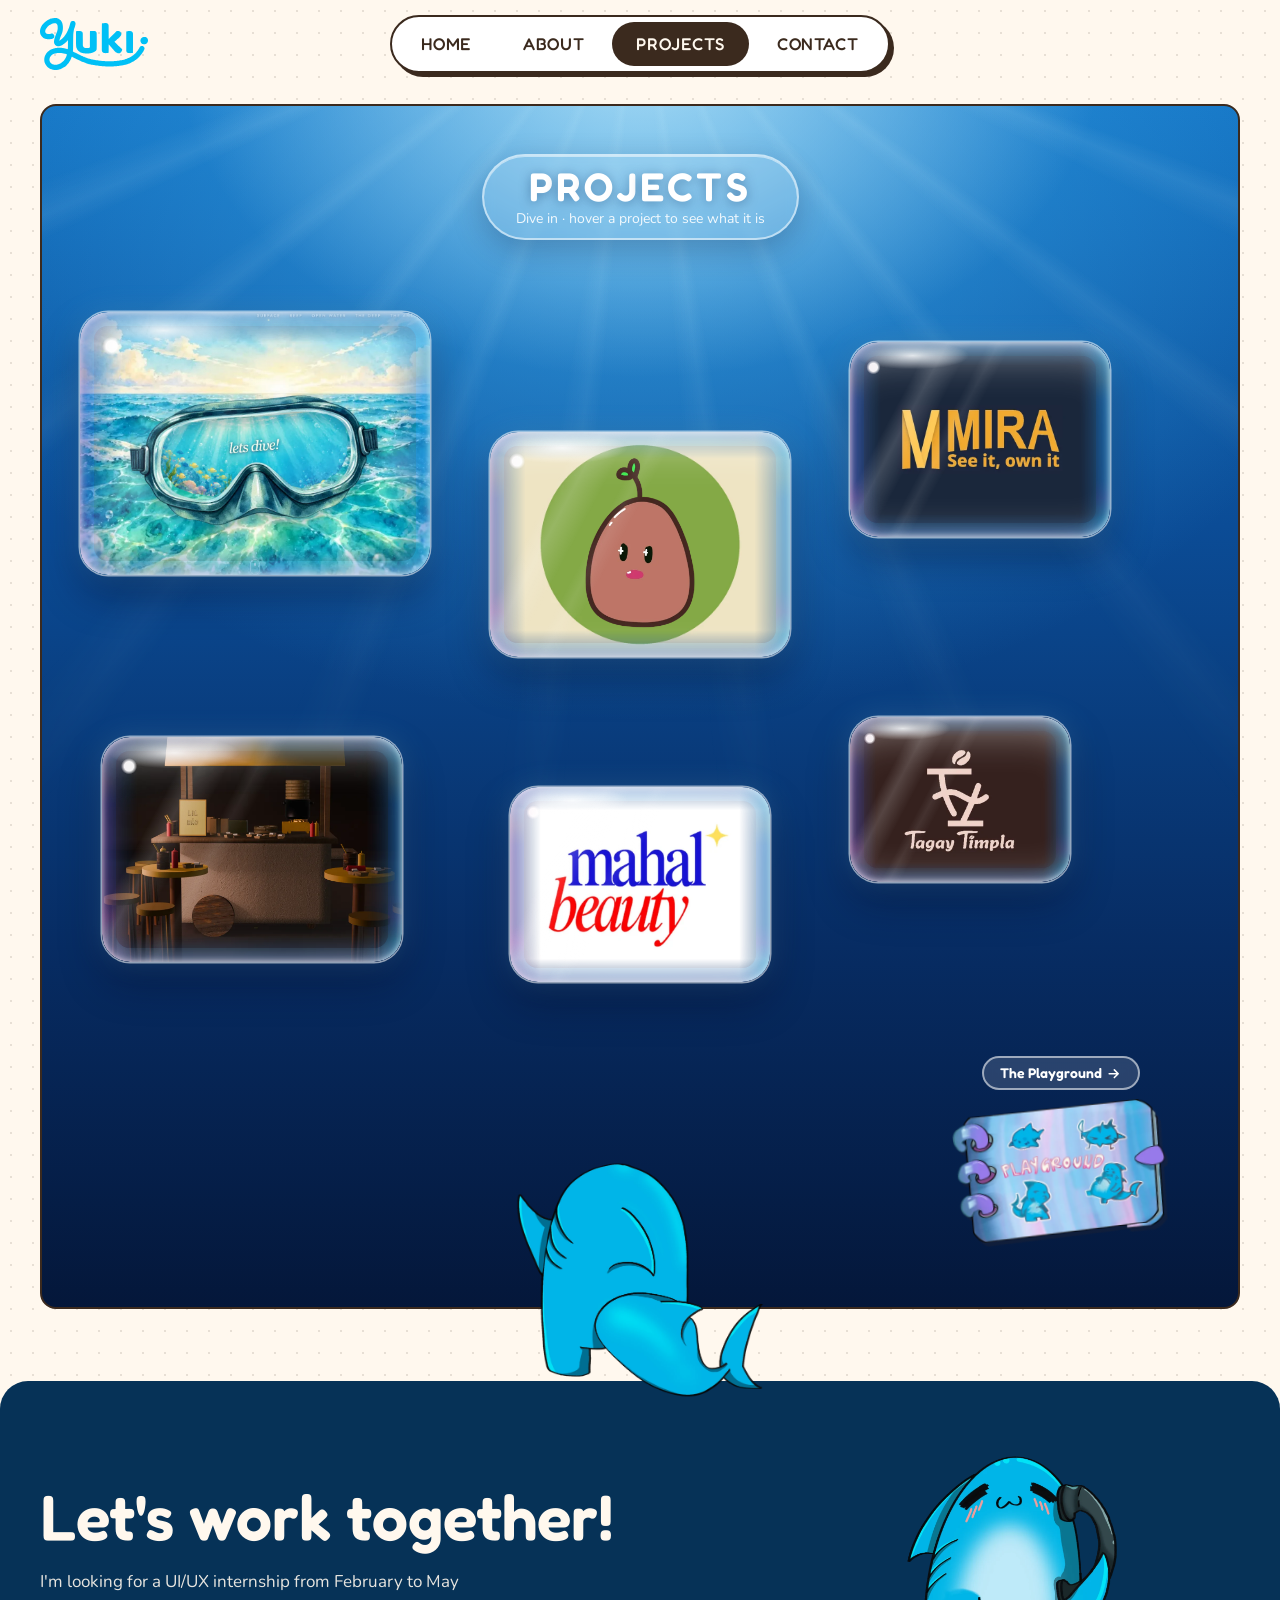
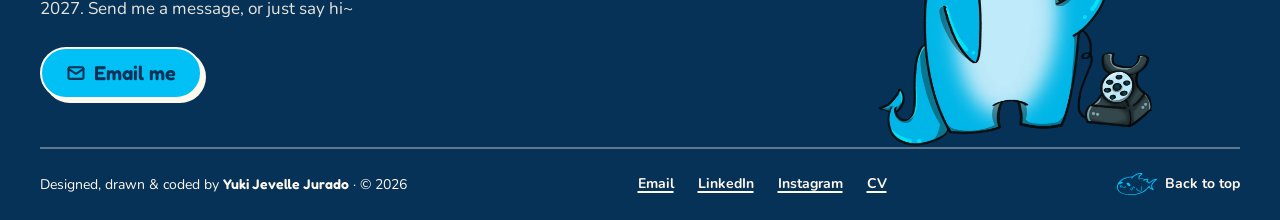
<file: projects.html>
<!DOCTYPE html>
<html lang="en">
<head>
  <meta charset="UTF-8">
  <meta name="viewport" content="width=device-width, initial-scale=1.0">
  <title>Projects · Yuki</title>
  <meta name="description" content="All of Yuki's projects: UI/UX, app design, illustration and development.">
  <!-- Link preview (iMessage, WhatsApp, LinkedIn…): the Yuki logo on cream -->
  <meta property="og:type" content="website">
  <meta property="og:url" content="https://yukijurado-portfolio.vercel.app/projects.html">
  <meta property="og:title" content="Projects · Yuki">
  <meta property="og:description" content="All of Yuki's projects: UI/UX, app design, illustration and development.">
  <meta property="og:image" content="https://yukijurado-portfolio.vercel.app/assets/img/og-image.png">
  <meta property="og:image:width" content="1200">
  <meta property="og:image:height" content="630">
  <meta property="og:image:alt" content="Yuki, hand-lettered logo">
  <meta name="twitter:card" content="summary_large_image">
  <link rel="icon" href="assets/icons/yuki-logomark-shark.svg" type="image/svg+xml">
  <link rel="preconnect" href="https://fonts.googleapis.com">
  <link rel="preconnect" href="https://fonts.gstatic.com" crossorigin>
  <link href="https://fonts.googleapis.com/css2?family=Fredoka:wght@400;500;600;700&family=Nunito:wght@400;600;700&display=swap" rel="stylesheet">
  <script>
    // Show the loader only on the first page of a visit, and never for reduced motion.
    document.documentElement.classList.add('js');
    try {
      if (!sessionStorage.getItem('yuki-loaded') &&
          !matchMedia('(prefers-reduced-motion: reduce)').matches) {
        document.documentElement.classList.add('show-loader');
        sessionStorage.setItem('yuki-loaded', '1');
      }
    } catch (e) { /* storage blocked: just skip the loader */ }
  </script>
  <link rel="stylesheet" href="css/style.css">
  <link rel="stylesheet" href="css/projects.css">
  <script src="js/projects.js" defer></script>
  <script src="js/main.js" defer></script>
</head>
<body>
  <!-- Loading screen: only shown on the first page of a visit (see the script in <head>
       and js/main.js). Without JavaScript it never appears. -->
  <div class="loader" aria-hidden="true">
    <div class="loader__inner">
      <span class="loader__bubbles"><span></span><span></span><span></span><span></span></span>
      <img class="loader__shark" src="assets/icons/yuki-logomark-shark.svg" alt="">
      <img class="loader__word" src="assets/icons/yuki-logo.svg" alt="">
    </div>
  </div>
  <a class="skip-link" href="#main">Skip to content</a>

  <header class="site-header">
    <a class="logo" href="index.html"><img src="assets/icons/yuki-logo.svg" alt="Yuki, home"></a>
    <nav aria-label="Main">
      <ul class="nav-pill">
        <li><a href="index.html">Home</a></li>
        <li><a href="about.html">About</a></li>
        <li><a href="projects.html" aria-current="page"><span class="nav-blob" aria-hidden="true"></span>Projects</a></li>
        <li><a href="contact.html">Contact</a></li>
      </ul>
    </nav>
  </header>

  <main id="main" class="container">
    
    <!-- ===== Under the ocean =====
         Each project is a glass orb that floats; hover (or focus) shows its title.
         Bubble size: orb--sm / --md / --lg / --xl (css/projects.css).
         To add a project: copy a whole <li class="orb">…</li> block. -->
    <section class="wall ocean" aria-labelledby="wall-title">
      <!-- Decoration only: light rays from the surface and little rising bubbles -->
      <div class="ocean__rays" aria-hidden="true"></div>
      <div class="ocean__fizz" aria-hidden="true">
        <span></span><span></span><span></span><span></span><span></span><span></span><span></span>
        <span></span><span></span><span></span><span></span><span></span><span></span><span></span>
      </div>

      <header class="wall__sign">
        <h1 id="wall-title" data-split>Projects</h1>
        <p>Dive in · hover a project to see what it is</p>
      </header>
      <ul class="gallery">
        <li class="orb orb--xl">
          <a href="case-letsdive.html">
            <!-- On hover the still makes way for a mini loop of the dive (css/projects.css) -->
            <span class="orb__glass">
              <img class="orb__img" src="assets/img/letsdive/hero-still.webp" alt="Let's Dive: watercolor diving mask with let's dive! written on the glass, floating over a turquoise sea" loading="lazy">
              <img class="orb__img orb__img--play" src="assets/img/letsdive/letsdive-mini.webp" alt="" width="400" height="300" loading="lazy">
            </span>
            <span class="orb__label"><strong>Let's Dive</strong> Development</span>
          </a>
        </li>
        <li class="orb orb--lg">
          <a href="case-ecomarkt.html">
            <!-- Egg is a separate layer: still, and turning around on hover (css/projects.css) -->
            <span class="orb__glass">
              <img class="orb__img" src="assets/img/ecomarkt-circle.webp" alt="EcoMarkt: Egg, the round brown mascot with a green sprout, on a green circle" loading="lazy">
              <img class="orb__egg orb__egg--still" src="assets/img/ecomarkt/egg-still.webp" alt="" width="480" height="705" loading="lazy">
              <img class="orb__egg orb__egg--spin" src="assets/img/ecomarkt/egg-spin.webp" alt="" width="480" height="705" loading="lazy">
            </span>
            <span class="orb__label"><strong>EcoMarkt</strong> App design &amp; illustration</span>
          </a>
        </li>
        <li class="orb orb--md">
          <a href="case-mira.html">
            <!-- On hover the logo animates in, as in the app's opening (css/projects.css) -->
            <span class="orb__glass">
              <img class="orb__img" src="assets/img/mira-logo.webp" alt="MIRA: the gold MIRA logo with the tagline See it, own it, on navy" loading="lazy">
              <img class="orb__img orb__img--play" src="assets/img/mira-logo-anim.webp" alt="" width="400" height="300" loading="lazy">
            </span>
            <span class="orb__label"><strong>MIRA</strong> App design</span>
          </a>
        </li>
        <li class="orb orb--lg">
          <a href="case-lilbao.html">
            <span class="orb__glass"><img class="orb__img" src="assets/img/lilbao/hero.webp" alt="Lil Bāo: a 3D street-food cart with a warm awning, a Lil Bāo sign and high tables, lit at night" loading="lazy"></span>
            <span class="orb__label"><strong>Lil Bāo</strong> 3D</span>
          </a>
        </li>
        <li class="orb orb--md">
          <a href="case-mahalbeauty.html">
            <span class="orb__glass"><img class="orb__img" src="assets/img/mahal-logo.webp" alt="Mahal Beauty: the logo, mahal in blue and beauty in red script, with a small yellow sparkle" loading="lazy"></span>
            <span class="orb__label"><strong>Mahal Beauty</strong> UI/UX</span>
          </a>
        </li>
        <li class="orb orb--sm">
          <a href="case-tagaytimpla.html">
            <span class="orb__glass"><img class="orb__img" src="assets/img/tagaytimpla-logo.webp" alt="Tagay Timpla: the coffee-table logo with a coffee bean on top and the script wordmark, in blush on espresso brown" loading="lazy"></span>
            <span class="orb__label"><strong>Tagay Timpla</strong> App design</span>
          </a>
        </li>
      </ul>

      <!-- Way into the next room: a mini version of the Playground sketchbook,
           resting on the sea floor. The arrow in its sign nudges toward it.
           The cover opens a crack on hover/focus (css/projects.css).
           To hide it again: add the "hidden" attribute to the <a>. -->
      <a class="minibook" href="playground.html" aria-label="Next room: The Playground, a sketchbook of side projects">
        <span class="minibook__sign" aria-hidden="true">The Playground<svg viewBox="0 0 24 24" fill="none" stroke="currentColor" stroke-width="2.5" stroke-linecap="round" stroke-linejoin="round" aria-hidden="true"><path d="M5 12h14M13 6l6 6-6 6"/></svg></span>
        <span class="minibook__book" aria-hidden="true">
          <img class="minibook__back" src="assets/img/playground/mini-back.webp" alt="" width="480" height="298" loading="lazy">
          <img class="minibook__cover" src="assets/img/playground/mini-cover.webp" alt="" width="480" height="298" loading="lazy">
          <img class="minibook__rings" src="assets/img/playground/mini-rings.webp" alt="" width="480" height="298" loading="lazy">
        </span>
      </a>

      <!-- Mascot looking at the wall. The fin is a separate image layered
           behind the body; js/projects.js rotates it toward the mouse. -->
      <div class="visitor" aria-hidden="true">
        <img class="visitor__fin" src="assets/img/shark-museum-fin.webp" alt="" width="1211" height="1150">
        <img class="visitor__body" src="assets/img/shark-museum-body.webp" alt="" width="1211" height="1150">
      </div>
    </section>
  </main>

  <!-- ===== Footer: same on every page (copy changes to all .html files).
       Contact uses the slim version (bar only), since the page itself is the "get in touch". ===== -->
  <footer class="site-footer">
    <div class="site-footer__inner">
      <div class="site-footer__cta">
        <div class="site-footer__text">
          <h2>Let's work together!</h2>
          <p>I'm looking for a UI/UX internship from February to May 2027. Send me a message, or just say hi~</p>
          <a class="btn btn--primary site-footer__btn" href="mailto:yuki.j120303@gmail.com">
            <svg width="20" height="20" viewBox="0 0 24 24" fill="none" stroke="currentColor" stroke-width="2.5" stroke-linecap="round" stroke-linejoin="round" aria-hidden="true"><rect x="3" y="5" width="18" height="14" rx="2"/><path d="m3 7 9 6 9-6"/></svg>
            Email me
          </a>
        </div>
        <img class="site-footer__shark" src="assets/img/shark-telephone.webp" width="1078" height="1139" alt="" loading="lazy">
      </div>
      <div class="site-footer__bar">
        <p class="site-footer__credit">Designed, drawn &amp; coded by <strong>Yuki Jevelle Jurado</strong> · © 2026</p>
        <ul class="site-footer__links">
          <li><a href="mailto:yuki.j120303@gmail.com">Email</a></li>
          <li><a href="https://www.linkedin.com/in/yuki-jevelle-jurado/" target="_blank" rel="noopener">LinkedIn<span class="visually-hidden"> (opens in a new tab)</span></a></li>
          <li><a href="https://www.instagram.com/ydsphoenix/" target="_blank" rel="noopener">Instagram<span class="visually-hidden"> (opens in a new tab)</span></a></li>
          <li><a href="assets/docs/yuki-cv.pdf" download>CV</a></li>
        </ul>
        <a class="site-footer__top" href="#">
          <img src="assets/icons/yuki-logomark-shark.svg" alt="" width="40" height="22">
          Back to top
        </a>
      </div>
    </div>
  </footer>
</body>
</html>
</file>
<file: css/style.css>
/* ==========================================================================
   Yuki Creative Portfolio — shared styles
   Design tokens live in :root. Change a value here and it updates everywhere.
   Values marked PLACEHOLDER are waiting for the final palette / fonts.
   ========================================================================== */

:root {
  /* Colors */
  --color-blue: #00c0f6;          /* logo blue (final) */
  --color-blue-deep: #0a7fa8;     /* PLACEHOLDER: darker blue for text on light bg */
  --color-ink: #3b2a1e;           /* PLACEHOLDER: warm brown, like the sketches */
  --color-paper: #fff8ee;         /* PLACEHOLDER: cream page background */
  --color-white: #ffffff;
  --color-pink: #f6a8a2;          /* PLACEHOLDER: from the photobooth frame */
  --color-mint: #bff3dc;          /* PLACEHOLDER: from the photobooth frame */
  --color-dot: rgba(59, 42, 30, 0.12); /* dot grid on the background */
  --color-focus: var(--color-blue); /* keyboard focus ring (themes can darken it) */
  --color-footer: #063257;        /* navy footer, the same on every page (not themed) */

  /* Fonts (PLACEHOLDER: candidates from the shortlist) */
  --font-display: "Fredoka", "Baloo 2", system-ui, sans-serif;
  --font-body: "Nunito", system-ui, sans-serif;

  /* Type scale */
  --text-sm: 0.875rem;
  --text-base: 1.0625rem;
  --text-lg: 1.25rem;
  --text-xl: 1.75rem;
  --text-2xl: 2.5rem;

  /* Spacing */
  --space-1: 0.25rem;
  --space-2: 0.5rem;
  --space-3: 1rem;
  --space-4: 1.5rem;
  --space-5: 2rem;
  --space-6: 3rem;
  --space-7: 4.5rem;

  /* Shape */
  --radius-sm: 8px;
  --radius-md: 16px;
  --radius-pill: 999px;
  --border: 2.5px solid var(--color-ink);
  --shadow-pop: 4px 4px 0 var(--color-ink); /* flat "sticker" shadow */

  /* Layout */
  --page-max: 1200px;
  --gutter: var(--space-5);       /* space between the page edge and the content */
  --header-h: 88px;
}

/* ---------- Reset-ish ---------- */
*,
*::before,
*::after { box-sizing: border-box; }

body {
  margin: 0;
  font-family: var(--font-body);
  font-size: var(--text-base);
  line-height: 1.6;
  color: var(--color-ink);
  background-color: var(--color-paper);
  /* dot grid, a nod to the sketchbook canvas */
  background-image: radial-gradient(var(--color-dot) 1.2px, transparent 1.2px);
  background-size: 22px 22px;
  min-height: 100vh;
}

img { max-width: 100%; display: block; }

h1, h2, h3 {
  font-family: var(--font-display);
  font-weight: 600;
  line-height: 1.1;
  margin: 0;
}

a { color: inherit; }

/* Visible focus for keyboard users */
:focus-visible {
  outline: 3px solid var(--color-focus);
  outline-offset: 3px;
  border-radius: var(--radius-sm);
}

.visually-hidden {
  position: absolute !important;
  width: 1px; height: 1px;
  overflow: hidden;
  clip: rect(0 0 0 0);
  white-space: nowrap;
}

.skip-link {
  position: absolute;
  left: var(--space-3);
  top: -100px;
  padding: var(--space-2) var(--space-3);
  background: var(--color-ink);
  color: var(--color-paper);
  border-radius: var(--radius-sm);
  z-index: 100;
}
.skip-link:focus { top: var(--space-3); }

.container {
  width: min(100% - 2 * var(--gutter), var(--page-max));
  margin-inline: auto;
}

/* ---------- Header: logo left, nav pill centre ---------- */
.site-header {
  position: relative;
  z-index: 10;
  height: var(--header-h);
  display: grid;
  grid-template-columns: 1fr auto 1fr; /* keeps the pill truly centred */
  align-items: center;
  width: min(100% - 2 * var(--gutter), var(--page-max));
  margin-inline: auto;
}

.logo { justify-self: start; display: inline-block; }
.logo img { height: 52px; width: auto; }

.nav-pill {
  display: flex;
  gap: var(--space-1);
  margin: 0;
  padding: 5px;
  list-style: none;
  background: var(--color-white);
  border: var(--border);
  border-radius: var(--radius-pill);
  box-shadow: var(--shadow-pop);
}

.nav-pill a {
  display: block;
  padding: var(--space-2) var(--space-4);
  font-family: var(--font-display);
  font-weight: 500;
  text-decoration: none;
  text-transform: uppercase;
  letter-spacing: 0.04em;
  border-radius: var(--radius-pill);
}

.nav-pill a:hover { background: var(--color-mint); }

/* Active page: aria-current="page" is set in each page's HTML */
.nav-pill a[aria-current="page"] { color: var(--color-paper); }  /* dark background = .nav-blob below */

/* ---------- Case-study header: back button left, logo right ---------- */
.case-header {
  display: flex;
  justify-content: space-between;
  align-items: center;
  height: var(--header-h);
  width: min(100% - 2 * var(--gutter), var(--page-max));
  margin-inline: auto;
}
.case-header .logo { justify-self: auto; }

/* ---------- Buttons ---------- */
.btn {
  display: inline-flex;
  align-items: center;
  gap: var(--space-2);
  padding: var(--space-2) var(--space-4);
  font-family: var(--font-display);
  font-weight: 600;
  font-size: var(--text-lg);
  text-decoration: none;
  background: var(--color-white);
  border: var(--border);
  border-radius: var(--radius-pill);
  box-shadow: var(--shadow-pop);
  transition: transform 0.15s, box-shadow 0.15s;
}
.btn:hover { transform: translate(-2px, -2px); box-shadow: 6px 6px 0 var(--color-ink); }
.btn:active { transform: translate(2px, 2px); box-shadow: 1px 1px 0 var(--color-ink); }

/* Filled main action (e.g. "Email me") */
.btn--primary { background: var(--color-ink); color: var(--color-paper); box-shadow: 4px 4px 0 var(--color-blue); }
.btn--primary:hover { box-shadow: 6px 6px 0 var(--color-blue); }
.btn--primary:active { box-shadow: 1px 1px 0 var(--color-blue); }

/* Round arrow button (featured work, back button) */
.btn-round {
  display: inline-grid;
  place-items: center;
  width: 64px;
  height: 64px;
  background: var(--color-blue);
  color: var(--color-ink);
  border: var(--border);
  border-radius: 50%;
  box-shadow: var(--shadow-pop);
  transition: transform 0.15s, box-shadow 0.15s;
}
.btn-round svg { width: 28px; height: 28px; }
.btn-round:hover { transform: translate(-2px, -2px); box-shadow: 6px 6px 0 var(--color-ink); }

/* ---------- Copy-email button + toast (Home closing strip, Contact; js/contact.js) ---------- */
.copy-btn {
  display: inline-flex;
  align-items: center;
  gap: 6px;
  padding: 6px 14px;
  font: 700 var(--text-sm) var(--font-body);
  color: var(--color-ink);
  background: var(--color-white);
  border: 2px solid var(--color-ink);
  border-radius: var(--radius-pill);
  box-shadow: 2px 2px 0 var(--color-ink);
  cursor: pointer;
  transition: transform 0.15s, box-shadow 0.15s, background-color 0.2s;
}
.copy-btn svg { width: 16px; height: 16px; }
.copy-btn:hover { background: var(--color-mint); transform: translate(-1px, -1px); box-shadow: 3px 3px 0 var(--color-ink); }
.copy-btn:active { transform: translate(1px, 1px); box-shadow: 0 0 0 var(--color-ink); }

/* Toast that pops up after copying */
.toast {
  position: fixed;
  left: 50%;
  bottom: var(--space-5);
  z-index: 60;
  margin: 0;
  padding: var(--space-2) var(--space-4);
  font-family: var(--font-display);
  font-weight: 600;
  background: var(--color-ink);
  color: var(--color-paper);
  border-radius: var(--radius-pill);
  translate: -50% 150%;
  opacity: 0;
  transition: translate 0.45s cubic-bezier(0.3, 1.6, 0.5, 1), opacity 0.3s;
  pointer-events: none;
}
.toast.is-shown { translate: -50% 0; opacity: 1; }

/* ---------- Placeholder blocks (swap for real images later) ---------- */
.placeholder {
  display: grid;
  place-items: center;
  padding: var(--space-3);
  text-align: center;
  font-size: var(--text-sm);
  font-weight: 700;
  color: var(--color-blue-deep);
  /* tints are mixed from --color-blue so they follow a project theme */
  background:
    repeating-linear-gradient(45deg, transparent 0 12px, color-mix(in srgb, var(--color-blue) 8%, transparent) 12px 24px),
    color-mix(in srgb, var(--color-blue) 8%, var(--color-white));
  border: 2px dashed var(--color-blue-deep);
}


/* ==========================================================================
   Footer (every page): "Let's work together" + a bar with credit and links.
   Navy block (--color-footer) so it clearly reads as the end of the page.
   Text uses fixed light/blue colours so case-study themes don't change it.
   .site-footer--slim (Contact) only shows the bar.
   ========================================================================== */
.site-footer {
  margin-top: var(--space-7);
  background: var(--color-footer);
  color: #fff8ee;
  border-radius: 28px 28px 0 0;
}
/* Projects: the shark steps out of the ocean frame and its tail hangs over the footer
   (the gap above the footer is the normal margin-top; see .visitor in projects.css) */

.site-footer__inner {
  width: min(100% - 2 * var(--gutter), var(--page-max));
  margin-inline: auto;
}

.site-footer__cta {
  display: grid;
  grid-template-columns: 1.6fr 1fr;
  align-items: end;
  gap: var(--space-5);
  padding-top: var(--space-7);
}
.site-footer__text { padding-bottom: var(--space-6); }
.site-footer h2 { font-size: clamp(2.5rem, 5vw, 4rem); margin-bottom: var(--space-3); }
.site-footer__text > p { margin: 0; max-width: 46ch; opacity: 0.9; }

/* Email me button: logo blue on the navy footer */
.site-footer__btn { margin-top: var(--space-4); }
.site-footer .btn--primary { background: #00c0f6; color: var(--color-footer); border-color: #fff8ee; box-shadow: 4px 4px 0 #fff8ee; }
.site-footer .btn--primary:hover { box-shadow: 6px 6px 0 #fff8ee; }
.site-footer .btn--primary:active { box-shadow: 1px 1px 0 #fff8ee; }

/* the shark stands on the divider line */
.site-footer__shark { width: min(100%, 280px); height: auto; justify-self: center; margin-bottom: -2px; }

.site-footer__bar {
  display: flex;
  flex-wrap: wrap;
  align-items: center;
  justify-content: space-between;
  gap: var(--space-3) var(--space-5);
  padding-block: var(--space-4);
  border-top: 2px solid rgba(255, 248, 238, 0.35);
  font-size: var(--text-sm);
}
.site-footer--slim .site-footer__bar { border-top: 0; }
.site-footer__credit { margin: 0; }
.site-footer__credit strong { font-family: var(--font-display); font-weight: 600; }
.site-footer__links { display: flex; flex-wrap: wrap; gap: var(--space-2) var(--space-4); margin: 0; padding: 0; list-style: none; }
.site-footer__bar a { font-weight: 700; text-underline-offset: 3px; text-decoration-thickness: 2px; }
.site-footer__bar a:hover { color: #00c0f6; }
.site-footer :focus-visible { outline-color: #00c0f6; }

.site-footer__top { display: inline-flex; align-items: center; gap: var(--space-2); text-decoration: none; }
.site-footer__top img { width: 40px; height: auto; transition: transform 0.4s cubic-bezier(0.3, 1.8, 0.5, 1); }
.site-footer__top:hover img { transform: translateY(-6px) rotate(-12deg); }
/* While the page scrolls up (js/main.js), the shark shoots up and comes back */
.site-footer__top.is-launching img { animation: shark-launch 0.9s cubic-bezier(0.3, 1.4, 0.5, 1); }
@keyframes shark-launch {
  0%   { transform: translateY(0) rotate(0); }
  25%  { transform: translateY(4px) rotate(8deg); }          /* crouch */
  55%  { transform: translateY(-28px) rotate(-20deg); opacity: 0.6; }
  100% { transform: translateY(0) rotate(0); opacity: 1; }
}

@media (max-width: 900px) {
  .site-footer__cta { grid-template-columns: 1fr; padding-top: var(--space-6); }
  .site-footer__text { padding-bottom: 0; }
  .site-footer__shark { width: 200px; }
}
@media (max-width: 760px) {
  /* the floating nav pill sits over the bottom: give the footer the room instead of the body */
  body:has(.nav-pill):has(.site-footer) { padding-bottom: 0; }
  body:has(.nav-pill) .site-footer__bar { padding-bottom: 6rem; }
}
@media (max-width: 640px) {
  .site-footer { border-radius: 20px 20px 0 0; }
  .site-footer__shark { width: 170px; }
  .site-footer__bar { flex-direction: column; align-items: flex-start; }
}

/* ==========================================================================
   MOTION LAYER
   All of this is switched off by the reduced-motion block at the bottom.
   ========================================================================== */

/* ---------- Page transitions (works over http, e.g. Live Server / GitHub Pages) ---------- */
@view-transition { navigation: auto; }

.site-header .logo { view-transition-name: logo; }
.nav-pill { view-transition-name: nav; }
.nav-blob { view-transition-name: nav-blob; } /* the dark highlight slides between pages */

::view-transition-old(root) { animation: page-out 0.3s ease-in both; }
::view-transition-new(root) { animation: page-in 0.55s cubic-bezier(0.2, 0.9, 0.3, 1.25) both; }
::view-transition-group(nav-blob) { animation-duration: 0.5s; animation-timing-function: cubic-bezier(0.3, 1.4, 0.5, 1); }

@keyframes page-out { to { opacity: 0; transform: translateY(-24px) rotate(-1deg); } }
@keyframes page-in  { from { opacity: 0; transform: translateY(40px) rotate(1deg); } }

/* ---------- Nav highlight blob ---------- */
.nav-pill a { position: relative; isolation: isolate; transition: translate 0.2s ease-out, background-color 0.2s; }
.nav-blob {
  position: absolute;
  inset: 0;
  z-index: -1;
  background: var(--color-ink);
  border-radius: var(--radius-pill);
}

/* ---------- Line boil (hand-drawn shimmer) ---------- */
.boil-defs { position: absolute; width: 0; height: 0; }

@keyframes boil {
  0%   { filter: url(#boil-0); }
  33%  { filter: url(#boil-1); }
  66%  { filter: url(#boil-2); }
}
.nav-pill,
.btn-round,
.boil { animation: boil 0.5s steps(1) infinite; }

/* ---------- Bouncy letters (data-split) ---------- */
.word { display: inline-block; white-space: nowrap; }
.char {
  display: inline-block;
  animation: letter-in 0.7s cubic-bezier(0.3, 1.6, 0.5, 1) backwards;
  animation-delay: calc(var(--i) * 40ms + 150ms);
  transition: transform 0.25s cubic-bezier(0.3, 1.8, 0.5, 1), color 0.2s;
}
.char:hover { transform: translateY(-0.18em) rotate(-8deg) scale(1.1); color: var(--color-blue); }

@keyframes letter-in {
  from { opacity: 0; transform: translateY(0.6em) rotate(12deg) scale(0.6); }
}

/* ---------- Reveal on scroll (data-reveal) ---------- */
html.js [data-reveal] {
  opacity: 0;
  transform: translateY(40px) rotate(var(--reveal-rotate, -2deg)) scale(0.96);
  transition: opacity 0.5s ease, transform 0.8s cubic-bezier(0.25, 1.5, 0.5, 1);
}
html.js [data-reveal].is-visible { opacity: 1; transform: none; }

/* ---------- Under the ocean (Projects wall, Playground sketchbook) ----------
   .ocean = deep water in the hand-drawn ink frame: sunlit at the top, deep navy below.
   Inside it: <div class="ocean__rays"> light rays from the surface and
   <div class="ocean__fizz"> with 14 empty <span>s = little rising bubbles. */
.ocean {
  position: relative;
  isolation: isolate;
  color: var(--color-white);
  background:
    radial-gradient(ellipse 55% 38% at 50% -4%, rgba(210, 245, 255, 0.75), transparent 70%),
    radial-gradient(ellipse 85% 60% at 50% 8%, rgba(60, 170, 235, 0.65), transparent 72%),
    linear-gradient(to bottom, #1474c4 0%, #0b4c96 35%, #072c63 70%, #04173a 100%);
  border: var(--border);
  border-radius: var(--radius-md);
  overflow-x: clip;        /* sideways only, so things may hang out at the bottom */
}

/* Light rays fanning down from the surface */
.ocean__rays {
  position: absolute;
  z-index: -1;
  inset: 0 -20% 0;
  background: repeating-conic-gradient(from 150deg at 50% -12%,
    transparent 0deg 5deg, rgba(200, 240, 255, 0.10) 7deg, transparent 10deg 15deg);
  -webkit-mask-image: linear-gradient(to bottom, #000 0%, transparent 65%);
          mask-image: linear-gradient(to bottom, #000 0%, transparent 65%);
  transform-origin: 50% 0;
  pointer-events: none;
}

/* Little bubbles rising through the water */
.ocean__fizz { position: absolute; z-index: -1; inset: 0; pointer-events: none; }
.ocean__fizz span {
  position: absolute;
  bottom: -20px;
  left: var(--x);
  width: var(--s);
  aspect-ratio: 1;
  border-radius: 50%;
  border: 1.5px solid rgba(220, 245, 255, 0.55);
  background: radial-gradient(circle at 32% 30%, rgba(255, 255, 255, 0.7) 0 18%, transparent 30%);
  opacity: 0;
}
.ocean__fizz span:nth-child(1)  { --x: 6%;  --s: 10px; --t: 11s; --d: 0s; }
.ocean__fizz span:nth-child(2)  { --x: 13%; --s: 6px;  --t: 9s;  --d: 3s; }
.ocean__fizz span:nth-child(3)  { --x: 21%; --s: 14px; --t: 13s; --d: 6s; }
.ocean__fizz span:nth-child(4)  { --x: 29%; --s: 8px;  --t: 10s; --d: 1.5s; }
.ocean__fizz span:nth-child(5)  { --x: 37%; --s: 5px;  --t: 8s;  --d: 4.5s; }
.ocean__fizz span:nth-child(6)  { --x: 46%; --s: 12px; --t: 12s; --d: 8s; }
.ocean__fizz span:nth-child(7)  { --x: 53%; --s: 7px;  --t: 9.5s; --d: 2s; }
.ocean__fizz span:nth-child(8)  { --x: 61%; --s: 16px; --t: 14s; --d: 5s; }
.ocean__fizz span:nth-child(9)  { --x: 68%; --s: 6px;  --t: 8.5s; --d: 7s; }
.ocean__fizz span:nth-child(10) { --x: 75%; --s: 11px; --t: 11.5s; --d: 0.5s; }
.ocean__fizz span:nth-child(11) { --x: 82%; --s: 8px;  --t: 10s; --d: 3.5s; }
.ocean__fizz span:nth-child(12) { --x: 88%; --s: 13px; --t: 13s; --d: 9s; }
.ocean__fizz span:nth-child(13) { --x: 94%; --s: 6px;  --t: 9s;  --d: 6.5s; }
.ocean__fizz span:nth-child(14) { --x: 42%; --s: 9px;  --t: 10.5s; --d: 10s; }

@media (prefers-reduced-motion: no-preference) {
  .ocean__fizz span { animation: fizz-rise var(--t) linear infinite; animation-delay: var(--d); }
  .ocean__rays { animation: rays-sway 14s ease-in-out infinite alternate; }
}
@keyframes fizz-rise {
  0%   { opacity: 0; transform: translate(0, 0); }
  10%  { opacity: 1; }
  50%  { transform: translate(14px, -60cqh); }
  85%  { opacity: 0.8; }
  100% { opacity: 0; transform: translate(-6px, -115cqh); }
}
@keyframes rays-sway {
  from { rotate: -3deg; opacity: 0.8; }
  to   { rotate: 3deg;  opacity: 1; }
}
.ocean__fizz { container-type: size; }   /* so cqh = the height of the water */


/* ---------- Bubble trail ---------- */
.bubble {
  position: fixed;
  z-index: 50;
  pointer-events: none;
  border: 2px solid var(--color-blue);
  border-radius: 50%;
  background: radial-gradient(circle at 30% 30%, #fff 0 20%, color-mix(in srgb, var(--color-blue) 15%, transparent) 21%);
  translate: -50% -50%;
  animation: bubble-up 1.2s ease-out forwards;
}
@keyframes bubble-up {
  to { transform: translate(var(--drift), -70px) scale(0.4); opacity: 0; }
}


/* ---------- Loading screen ---------- */
.loader { display: none; }

html.show-loader .loader {
  position: fixed;
  inset: 0;
  z-index: 1000;
  display: grid;
  place-items: center;
  overflow: hidden;
  background: var(--color-blue);
  /* safety net: pops away after 4s even if the JS never runs */
  animation: loader-safety 0.3s 4s forwards;
}
html.show-loader body { overflow: hidden; }

/* Hold the page's entrance animations until the loader starts popping,
   so the letters and bubbles pop in while you're watching. */
html.show-loader:not(:has(.loader.is-done)) :is(.site-header, .case-header, main) * {
  animation-play-state: paused !important;
}

.loader__inner { position: relative; z-index: 1; display: grid; justify-items: center; gap: var(--space-2); }

/* filter turns the blue logo files white on the blue background */
.loader__shark {
  width: 110px;
  filter: brightness(0) invert(1);
  animation:
    pop-in 0.6s cubic-bezier(0.3, 1.8, 0.5, 1) backwards,
    shark-bob 1.2s 0.6s ease-in-out infinite;
}
.loader__word {
  width: 320px;
  filter: brightness(0) invert(1);
  animation: pop-in 0.6s 0.35s cubic-bezier(0.3, 1.8, 0.5, 1) backwards, jelly 1.2s 1s ease-in-out;
}

/* Bubbles rising behind the shark */
.loader__bubbles span {
  position: absolute;
  bottom: 55%;
  left: 50%;
  width: 14px;
  height: 14px;
  border: 2.5px solid #fff;
  border-radius: 50%;
  opacity: 0;
  animation: loader-bubble 1.4s ease-in infinite;
}
.loader__bubbles span:nth-child(1) { margin-left: 40px;  animation-delay: 0.3s; }
.loader__bubbles span:nth-child(2) { margin-left: 58px;  animation-delay: 0.6s; width: 9px; height: 9px; }
.loader__bubbles span:nth-child(3) { margin-left: 46px;  animation-delay: 0.9s; width: 18px; height: 18px; }
.loader__bubbles span:nth-child(4) { margin-left: 64px;  animation-delay: 1.2s; }

/* ---- Exit: js/main.js swaps the solid background for a sheet of bubbles
        (.loader__pop) that pop outward from the logo like a ripple. ---- */
html.show-loader .loader.is-done { background: transparent; animation: none; }
.loader.is-done .loader__inner { animation: logo-pop 0.4s cubic-bezier(0.5, 0, 0.7, 0.4) forwards; }

.loader__pop { position: absolute; inset: 0; }
.loader__pop span {
  position: absolute;
  border-radius: 50%;
  background: var(--color-blue);
  animation: bubble-pop 0.55s var(--d) cubic-bezier(0.4, 0, 0.6, 1) forwards;
}

@keyframes pop-in {
  0%   { transform: scale(0); }
  60%  { transform: scale(1.15); }
}
@keyframes jelly {
  20% { transform: scale(1.12, 0.88); }
  40% { transform: scale(0.92, 1.08); }
  60% { transform: scale(1.04, 0.96); }
}
@keyframes shark-bob { 50% { transform: translateY(-10px) rotate(4deg); } }
@keyframes loader-bubble {
  0%   { opacity: 0; transform: translate(0, 0) scale(0.5); }
  20%  { opacity: 1; }
  100% { opacity: 0; transform: translate(10px, -120px) scale(1.1); }
}
@keyframes logo-pop {
  40%  { transform: scale(1.2); }
  100% { transform: scale(0); opacity: 0; }
}
@keyframes bubble-pop {
  0%   { transform: scale(1); }
  35%  { transform: scale(1.12); }
  100% { transform: translateY(-40px) scale(0); }
}
@keyframes loader-safety { to { opacity: 0; visibility: hidden; } }

/* ==========================================================================
   RESPONSIVE
   Desktop-first: these blocks only kick in on smaller screens.
     ≤ 900px  tablet: layouts lose a column
     ≤ 760px  the nav pill floats at the bottom of the screen (easy thumb reach)
     ≤ 640px  phone: single-column layouts, smaller type and mascots
   Media queries can't read custom properties, so each page's CSS repeats
   these numbers. Keep them in sync if you change one.
   ========================================================================== */
@media (max-width: 900px) {
  .nav-pill a { padding-inline: var(--space-3); }   /* keeps the pill clear of the logo on tablets */
}

@media (max-width: 760px) {
  :root { --header-h: 72px; }
  .logo img { height: 42px; }

  /* Tilted/offset decorations (tape, photo strips) may stick out a bit:
     clip them sideways so the page never scrolls horizontally. */
  main { overflow-x: clip; }

  .nav-pill {
    position: fixed;
    left: 50%;
    bottom: calc(var(--space-3) + env(safe-area-inset-bottom, 0px));
    translate: -50% 0;
    z-index: 40;
  }
  .nav-pill a { padding: var(--space-2) 14px; font-size: var(--text-sm); letter-spacing: 0.02em; }
  /* room at the end of the page so the floating nav never covers content */
  body:has(.nav-pill) { padding-bottom: 5.5rem; }
}

@media (max-width: 640px) {
  :root {
    --gutter: 1.25rem;
    --text-xl: 1.5rem;
    --text-2xl: 2rem;
  }
  .btn-round { width: 56px; height: 56px; }
  .btn-round svg { width: 24px; height: 24px; }
  .loader__word { width: min(320px, 70vw); }
}

/* most phones: squeeze the nav a little more so it never touches the screen edges */
@media (max-width: 420px) {
  .nav-pill a { padding-inline: 9px; font-size: 0.8125rem; letter-spacing: 0; }
}

/* ---------- Reduced motion: switch off all animation ---------- */
@media (prefers-reduced-motion: reduce) {
  *,
  *::before,
  *::after {
    animation-duration: 0.01ms !important;
    animation-delay: 0s !important;
    animation-iteration-count: 1 !important;
    transition-duration: 0.01ms !important;
    scroll-behavior: auto !important;
  }
}
</file>
<file: css/home.css>
/* ===== Home ===== */

.hero {
  position: relative;
  min-height: calc(100vh - var(--header-h));
  display: flex;
  flex-direction: column;
}

/* Two columns: icons left, portrait right. The title spans the top. */
.hero__inner {
  flex: 1;
  display: grid;
  grid-template-columns: 1fr 1fr;
  grid-template-rows: auto auto 1fr;   /* left column: pill, title, intro. Portrait on the right. */
  row-gap: var(--space-3);
  gap: var(--space-4);
  padding-block: var(--space-4);
}

.hero__title {
  grid-column: 1;
  margin-bottom: var(--space-2);
  font-size: clamp(3.5rem, 6.4vw, 6.25rem);
  white-space: nowrap;
  font-weight: 700;
  text-transform: uppercase;
  letter-spacing: 0.01em;
}
/* Title letters pop in a bit faster than elsewhere, so it reads quickly on phones */
.hero__title .char { animation-delay: calc(var(--i) * 22ms + 100ms); }

.hero__accent { color: var(--color-blue); -webkit-text-stroke: 2px var(--color-ink); }

/* ---------- Intro line under the title: who, what, available ---------- */
.hero__intro {
  grid-column: 1;
  align-self: start;
  display: grid;
  gap: var(--space-2);
  justify-items: start;
  animation: intro-in 0.6s 0.55s cubic-bezier(0.3, 1.4, 0.5, 1) backwards;
}
@keyframes intro-in { from { opacity: 0; transform: translateY(16px); } }

.hero__intro p { margin: 0; }
.hero__desc { max-width: 48ch; }
.hero__lead {
  font-family: var(--font-display);
  font-weight: 600;
  font-size: clamp(1.5rem, 2.4vw, 2rem);
  line-height: 1.2;
}
/* availability pill above the title */
.hero__open {
  grid-column: 1;
  justify-self: start;
  align-self: end;
  display: inline-flex;
  align-items: center;
  gap: var(--space-2);
  margin: 0;
  padding: 4px var(--space-3);
  font-size: var(--text-sm);
  font-weight: 700;
  background: var(--color-white);
  border: 2px solid var(--color-ink);
  border-radius: var(--radius-pill);
  box-shadow: 2px 2px 0 var(--color-ink);
  rotate: -2deg;
  animation: intro-in 0.6s 0.1s cubic-bezier(0.3, 1.4, 0.5, 1) backwards;
}
/* little "available" light */
.hero__dot {
  width: 12px;
  height: 12px;
  flex: none;
  border-radius: 50%;
  background: var(--color-mint);
  border: 2px solid var(--color-ink);
  animation: dot-pulse 2s ease-in-out infinite;
}
@keyframes dot-pulse { 50% { box-shadow: 0 0 0 5px color-mix(in srgb, var(--color-mint) 70%, transparent); } }

.hero__actions { display: flex; align-items: center; flex-wrap: wrap; gap: var(--space-4); margin-top: var(--space-2); }
.nowrap { white-space: nowrap; }

/* The drawing sits ON the blue marquee band.
   Her seat is at 75% of the drawing's height, so the part below it is
   0.25 x 1.829 (height/width ratio) = 0.457 x the width. The negative margin
   pulls the drawing down past the hero padding (1.5rem) and the marquee's top
   padding (1rem) until her seat rests on the band's top edge. */
.hero__portrait-wrap {
  --pw: 340px;                /* drawing width */
  position: relative;
  z-index: 2;                 /* in front of the marquee */
  grid-column: 2;
  grid-row: 1 / -1;
  align-self: end;
  justify-self: center;
  width: var(--pw);
  max-width: 100%;
  margin-bottom: calc(-0.457 * var(--pw) - 2.5rem - 4px);
}

.hero__portrait {
  width: 100%;
  height: auto;
  transform-origin: 50% 75%;   /* breathe from her seat, so she stays on the band */
  animation: breathe 4.5s ease-in-out infinite;   /* placeholder until the layered animation */
}

@keyframes breathe {
  0%, 100% { transform: scale(1, 1); }
  50%      { transform: scale(1.012, 1.025); }
}

/* ---------- Marquee: straight band of words + a row of program icons ----------
   js/marquee.js repeats each .marquee__set and slides the track sideways. */
.marquee { position: relative; overflow: hidden; padding-block: var(--space-3) var(--space-5); }

.marquee__track { display: flex; width: max-content; will-change: transform; }
.marquee__set { display: flex; align-items: center; flex: none; }

.marquee__band {
  background: var(--color-blue);
  border-block: var(--border);
  padding-block: var(--space-2);
}
.marquee__word {
  font-family: var(--font-display);
  font-weight: 600;
  font-size: clamp(1.75rem, 3vw, 2.5rem);
  line-height: 1.2;
  text-transform: uppercase;
  white-space: nowrap;
}
.marquee__star { margin-inline: var(--space-5); font-size: 1.25rem; }

.marquee__icons { padding-block: var(--space-4) 0; }
.marquee__icons .marquee__set { gap: var(--space-7); padding-right: var(--space-7); }
.marquee__icons img { width: 48px; height: 48px; object-fit: contain; }

/* ---------- Selected work: 2x2 grid ---------- */
.work { padding-block: var(--space-7); }
.work__head {
  display: flex;
  align-items: end;
  justify-content: space-between;
  gap: var(--space-4);
  margin-bottom: var(--space-5);
}
.work__heading { font-size: clamp(2.5rem, 5vw, 4rem); }
.work__all svg { transition: transform 0.25s; }
.work__all:hover svg { transform: translateX(4px); }

.work__grid {
  display: grid;
  grid-template-columns: 1fr 1fr;
  gap: var(--space-6) var(--space-5);
  margin: 0;
  padding: 0;
  list-style: none;
}

.work-card { display: flex; }
.work-card a {
  position: relative;
  display: flex;
  flex-direction: column;
  width: 100%;
  text-decoration: none;
  background: var(--color-white);
  border: var(--border);
  border-radius: var(--radius-md);
  box-shadow: var(--shadow-pop);
  overflow: hidden;
  transition: transform 0.35s cubic-bezier(0.3, 1.6, 0.5, 1), box-shadow 0.2s;
}
.work-card a:hover,
.work-card a:focus-visible { transform: translate(-3px, -3px) rotate(-0.6deg); box-shadow: 8px 8px 0 var(--color-ink); }
.work-card:nth-child(even) a:hover,
.work-card:nth-child(even) a:focus-visible { transform: translate(-3px, -3px) rotate(0.6deg); }

.work-card__img { display: block; aspect-ratio: 16 / 9; border-bottom: var(--border); overflow: hidden; }
.work-card__img img { width: 100%; height: 100%; object-fit: cover; transition: transform 0.6s cubic-bezier(0.2, 0.8, 0.3, 1); }
.work-card a:hover .work-card__img img { transform: scale(1.04); }

.work-card__info {
  display: grid;
  gap: var(--space-2);
  padding: var(--space-3) var(--space-4) var(--space-4);
  flex: 1;
  align-content: start;
}
.work-card__title { display: flex; align-items: center; justify-content: space-between; gap: var(--space-3); }
.work-card__desc { max-width: 52ch; line-height: 1.5; }
.work-card__name { font-family: var(--font-display); font-weight: 600; font-size: var(--text-xl); }
.work-card__arrow {
  display: grid;
  place-items: center;
  width: 44px;
  height: 44px;
  flex: none;
  background: var(--color-blue);
  border: var(--border);
  border-radius: 50%;
}
.work-card__arrow svg { width: 20px; height: 20px; transition: transform 0.25s; }
.work-card a:hover .work-card__arrow svg { transform: translateX(3px); }

/* "in progress" sticker in the image corner */
.work-card__status {
  position: absolute;
  top: var(--space-3);
  right: var(--space-3);
  padding: 2px var(--space-3);
  font-size: var(--text-sm);
  font-weight: 700;
  background: #ffde59;          /* Mahal Beauty sparkle yellow */
  border: 2px solid var(--color-ink);
  border-radius: var(--radius-pill);
  rotate: 3deg;
}
.work-card__status--ai { background: var(--color-mint); }

/* small tag chips at the bottom of each card */
.chips-sm { display: flex; flex-wrap: wrap; gap: var(--space-2); margin-top: var(--space-1); }
.chips-sm span {
  padding: 1px var(--space-3);
  font-size: var(--text-sm);
  font-weight: 600;
  background: color-mix(in srgb, var(--color-blue) 10%, var(--color-white));
  border: 2px solid var(--color-ink);
  border-radius: var(--radius-pill);
}

/* ===== Responsive (breakpoints explained in style.css) ===== */
@media (max-width: 640px) {
  .hero { min-height: auto; }
  .hero__inner { grid-template-columns: 1fr; grid-template-rows: auto; gap: var(--space-3); }
  .hero__title { font-size: clamp(2.25rem, 12vw, 3.5rem); white-space: normal; }

  .hero__open, .hero__title, .hero__intro, .hero__portrait-wrap { grid-column: 1; grid-row: auto; }
  .hero__portrait-wrap { --pw: min(70vw, 250px); }

  .marquee__star { margin-inline: var(--space-4); font-size: 1rem; }
  .marquee__icons img { width: 38px; height: 38px; }
  .marquee__icons .marquee__set { gap: var(--space-6); padding-right: var(--space-6); }

  .work { padding-block: var(--space-7) var(--space-5); }
  .work__grid { grid-template-columns: 1fr; gap: var(--space-5); }
  .work__head { flex-wrap: wrap; }
  .hero__desc { font-size: var(--text-base); }
  .hero__open { font-size: 0.8125rem; rotate: -1deg; }
  .hero__actions { gap: var(--space-3); }
  .hero__actions .btn { font-size: var(--text-base); padding-inline: var(--space-3); }
}
</file>
<file: css/about.css>
/* ===== About ===== */

/* 3-column grid that follows the sketch:
   row 1: intro (cols 1–2) + photobooth (col 3)
   row 2: Experiences, Education, lounging shark
   row 3: Software + Languages banners */
.about {
  display: grid;
  grid-template-columns: repeat(3, 1fr);
  gap: var(--space-5) var(--space-6);
  padding-block: var(--space-5) var(--space-7);
}

/* ---------- Intro ---------- */
.intro { grid-column: 1 / 3; align-self: center; }
.intro__title { font-size: clamp(4rem, 9vw, 7.5rem); font-weight: 700; text-transform: uppercase; }
.intro__squiggle { width: min(100%, 360px); color: var(--color-blue); margin-top: -0.25rem; overflow: visible; }
/* The squiggle draws itself: pathLength="1" lets the dash be exactly the path length */
.intro__squiggle path {
  stroke-dasharray: 1;
  stroke-dashoffset: 1;
  animation: draw 0.9s 0.6s ease-out forwards;
}
@keyframes draw { to { stroke-dashoffset: 0; } }

/* HELLO! letters land like rubber stamps */
.intro__title .char { animation-name: stamp; animation-duration: 0.5s; animation-delay: calc(var(--i) * 90ms + 100ms); }
@keyframes stamp {
  0%   { opacity: 0; transform: scale(2.4) rotate(-14deg); }
  60%  { opacity: 1; transform: scale(0.92) rotate(3deg); }
}
.intro__text { font-size: var(--text-lg); max-width: 52ch; margin: var(--space-4) 0; }
.intro__cv { font-size: var(--text-base); }

/* ---------- Photobooth ---------- */
.booth {
  grid-column: 3;
  grid-row: 1;
  position: relative;
  justify-self: center;
  width: min(100%, 260px);
  display: block;
  text-decoration: none;
  color: inherit;
}

/* "@handle" sticker that pops up on hover/focus so people know it's clickable */
.booth__tag {
  position: absolute;
  z-index: 2;
  left: 50%;
  bottom: -4%;
  padding: var(--space-1) var(--space-3);
  font-family: var(--font-display);
  font-weight: 600;
  white-space: nowrap;
  background: var(--color-mint);
  border: var(--border);
  border-radius: var(--radius-pill);
  box-shadow: var(--shadow-pop);
  translate: -50% 0;
  rotate: -6deg;
  opacity: 0;
  scale: 0.5;
  transition: opacity 0.2s, scale 0.35s cubic-bezier(0.3, 1.8, 0.5, 1);
}
.booth:hover .booth__tag,
.booth:focus-visible .booth__tag { opacity: 1; scale: 1; }

.strip {
  position: relative;
  aspect-ratio: 930 / 2262; /* size of the frame image */
  transform-origin: 50% 0;
}
/* Strips drop in, then sway gently like they're hanging.
   rotate/translate are separate properties so the sway (transform) adds on top. */
.strip--front {
  z-index: 1;
  rotate: 6deg;
  animation: drop-in 0.9s 0.2s cubic-bezier(0.3, 1.5, 0.5, 1) backwards, sway 5s 1.1s ease-in-out infinite;
  transition: rotate 0.5s cubic-bezier(0.3, 1.6, 0.5, 1);
}
.strip--back {
  position: absolute;
  inset: 0;
  translate: -38% 14%;
  rotate: -18deg;
  filter: saturate(0.7);
  animation: drop-in 0.9s cubic-bezier(0.3, 1.5, 0.5, 1) backwards, sway 6s 0.9s ease-in-out infinite reverse;
  transition: rotate 0.5s cubic-bezier(0.3, 1.6, 0.5, 1), translate 0.5s cubic-bezier(0.3, 1.6, 0.5, 1);
}
/* Hover: fan the strips apart */
.booth:hover .strip--front,
.booth:focus-visible .strip--front { rotate: 12deg; }
.booth:hover .strip--back,
.booth:focus-visible .strip--back  { rotate: -26deg; translate: -55% 10%; }

@keyframes drop-in { from { transform: translateY(-120vh) rotate(-30deg); } }
@keyframes sway {
  0%, 100% { transform: rotate(-2deg); }
  50%      { transform: rotate(2deg); }
}

.strip__frame { position: absolute; inset: 0; width: 100%; height: 100%; }

/* Hole positions, measured from photobooth-frame.webp (in %). */
.strip__photo {
  position: absolute;
  left: 16.9%;
  width: 67%;
  height: 24.4%;
  object-fit: cover;
  border: 0;
  padding: 0;
}
.strip__photo:nth-child(1) { top: 5.9%; }
.strip__photo:nth-child(2) { top: 37.2%; }
.strip__photo:nth-child(3) { top: 67.6%; }

/* ---------- Pinned paper cards ---------- */
.paper {
  position: relative;
  padding: var(--space-5) var(--space-4) var(--space-4);
  background: var(--color-white);
  border: var(--border);
  border-radius: 4px;
  box-shadow: var(--shadow-pop);
  transform: rotate(-1.5deg);
}
.paper--tilt { transform: rotate(1.5deg); }
html.js .paper.is-visible { transform: rotate(-1.5deg); }
html.js .paper--tilt.is-visible { transform: rotate(1.5deg); }
.paper, .banner { transition: transform 0.4s cubic-bezier(0.3, 1.6, 0.5, 1), box-shadow 0.3s; }
html.js .paper.is-visible:hover,
.paper:hover { transform: rotate(0deg) translateY(-6px) scale(1.02); box-shadow: 8px 8px 0 var(--color-ink); }
.paper:hover .pin { animation: pin-wiggle 0.5s ease-in-out; }
@keyframes pin-wiggle {
  25% { rotate: -20deg; } 75% { rotate: 15deg; }
}
.paper h2 { font-size: var(--text-xl); margin-bottom: var(--space-3); }
.paper ul { margin: 0; padding-left: 1.2em; display: grid; gap: var(--space-2); }

/* Hand-drawn pushpin. The needle tip (bottom-left of the drawing)
   pokes into the top edge of the card; the wiggle pivots on that tip. */
.pin {
  position: absolute;
  z-index: 1;
  top: -46px;
  left: 50%;
  width: 36px;
  aspect-ratio: 178 / 275;            /* size of pushpin.webp */
  translate: -50% 0;
  background: url(../assets/img/pushpin.webp) center / contain no-repeat;
  filter: drop-shadow(3px 4px 0 rgba(59, 42, 30, 0.25));
  transform-origin: 22% 96%;
}

.about__shark-wrap { position: relative; align-self: center; }
.about__shark {
  width: 100%;
  height: auto;
  rotate: -4deg;
  transform-origin: 40% 90%;
  animation: snooze 3.5s ease-in-out infinite;  /* slow sleepy breathing */
}
@keyframes snooze {
  0%, 100% { transform: scale(1, 1) rotate(0deg); }
  50%      { transform: scale(1.03, 0.97) rotate(-1.5deg); }
}

/* Floating zzz */
.zzz { position: absolute; top: 4%; right: 20%; font-family: var(--font-display); font-weight: 700; color: var(--color-blue-deep); }
.zzz span {
  position: absolute;
  opacity: 0;
  animation: float-z 3.5s ease-out infinite;
}
.zzz span:nth-child(1) { font-size: 1rem; animation-delay: 0s; }
.zzz span:nth-child(2) { font-size: 1.4rem; animation-delay: 1.1s; }
.zzz span:nth-child(3) { font-size: 1.9rem; animation-delay: 2.2s; }
@keyframes float-z {
  0%   { opacity: 0; transform: translate(0, 0) rotate(-10deg); }
  20%  { opacity: 1; }
  100% { opacity: 0; transform: translate(40px, -70px) rotate(15deg); }
}

/* ---------- Taped banners ---------- */
.banners {
  grid-column: 1 / -1;
  display: grid;
  grid-template-columns: repeat(3, 1fr);   /* Software, Code, Languages */
  gap: var(--space-6);
  margin-top: var(--space-4);
}

.banner {
  position: relative;
  padding: var(--space-4) var(--space-5);
  background: var(--color-white);
  border: var(--border);
  border-radius: 4px;
  transform: rotate(-0.8deg);
}
.banner--tilt { transform: rotate(1deg); }
html.js .banner.is-visible { transform: rotate(-0.8deg); }
html.js .banner--tilt.is-visible { transform: rotate(1deg); }
.banner:hover .tape { animation: flutter 0.6s ease-in-out; }
@keyframes flutter { 30% { scale: 1.1 0.85; } 60% { scale: 0.95 1.05; } }

.banner h2 { font-size: var(--text-xl); margin-bottom: var(--space-3); }

/* PLACEHOLDER tape strips: swap for your drawings the same way as .pin */
.tape {
  position: absolute;
  width: 72px;
  height: 26px;
  background: rgba(191, 243, 220, 0.85);
  border: 1.5px solid rgba(59, 42, 30, 0.25);
}
.tape--tl { top: -12px; left: -18px; rotate: -35deg; }
.tape--tr { top: -12px; right: -18px; rotate: 35deg; }
.tape--bl { bottom: -12px; left: -18px; rotate: 35deg; }
.tape--br { bottom: -12px; right: -18px; rotate: -35deg; }

.chips {
  display: flex;
  flex-wrap: wrap;
  gap: var(--space-2);
  margin: 0;
  padding: 0;
  list-style: none;
}
.chips li {
  padding: 2px var(--space-3);
  font-weight: 700;
  font-size: var(--text-sm);
  background: #eaf9fe;
  border: 2px solid var(--color-ink);
  border-radius: var(--radius-pill);
  transition: transform 0.25s cubic-bezier(0.3, 1.8, 0.5, 1), background-color 0.2s;
}
.chips li:hover { transform: translateY(-4px) rotate(-4deg); background: var(--color-mint); }
/* chips pop in one by one once their banner is visible */
html.js .banner .chips li { opacity: 0; scale: 0.4; transition: opacity 0.3s, scale 0.45s cubic-bezier(0.3, 1.8, 0.5, 1), transform 0.25s, background-color 0.2s; }
html.js .banner.is-visible .chips li { opacity: 1; scale: 1; }
html.js .banner.is-visible .chips li:nth-child(1) { transition-delay: 260ms, 260ms, 0s, 0s; }
html.js .banner.is-visible .chips li:nth-child(2) { transition-delay: 320ms, 320ms, 0s, 0s; }
html.js .banner.is-visible .chips li:nth-child(3) { transition-delay: 380ms, 380ms, 0s, 0s; }
html.js .banner.is-visible .chips li:nth-child(4) { transition-delay: 440ms, 440ms, 0s, 0s; }
html.js .banner.is-visible .chips li:nth-child(5) { transition-delay: 500ms, 500ms, 0s, 0s; }
html.js .banner.is-visible .chips li:nth-child(6) { transition-delay: 560ms, 560ms, 0s, 0s; }
html.js .banner.is-visible .chips li:nth-child(7) { transition-delay: 620ms, 620ms, 0s, 0s; }
html.js .banner.is-visible .chips li:nth-child(8) { transition-delay: 680ms, 680ms, 0s, 0s; }
.chips li:hover { transition-delay: 0s !important; }


/* ===== Responsive (breakpoints explained in style.css) ===== */
@media (max-width: 900px) {
  /* 2 columns: intro + photobooth, the two cards, shark centred, banners */
  .about { grid-template-columns: 1fr 1fr; gap: var(--space-6) var(--space-5); }
  .intro { grid-column: 1; }
  .booth { grid-column: 2; width: min(100%, 220px); }
  .about__shark-wrap { grid-column: 1 / -1; justify-self: center; width: min(100%, 380px); }
  .banners { grid-template-columns: 1fr 1fr; }
  .banners > :last-child { grid-column: 1 / -1; }
}

@media (max-width: 640px) {
  .about { grid-template-columns: 1fr; row-gap: var(--space-6); } /* row gap leaves room for the pins */
  .intro, .booth, .about__shark-wrap, .banners { grid-column: 1; }
  .intro__title { font-size: clamp(3.5rem, 18vw, 5rem); }
  .intro__text { font-size: var(--text-base); }

  /* After the intro instead of beside it. Nudged right because the back strip fans out to the left. */
  .booth { grid-row: auto; width: min(58%, 200px); translate: 14% 0; margin-block: var(--space-3); }

  .banners { grid-template-columns: 1fr; gap: var(--space-6); margin-top: 0; }
  .banner { padding: var(--space-4); }
}
</file>
<file: css/case-study.css>
/* ===== Case study pages ===== */

/* ---------- Project themes ----------
   A theme ONLY swaps colors. Fonts, borders, radius, shadows and spacing stay the same.
   To theme a new project:
     1. Copy the block below, rename it (body.theme-myproject).
     2. Put class="theme-myproject" on that case study's <body>.
     3. Change the hex values. Keep text colors readable (WCAG AA = 4.5:1 for text).
   Token roles: paper = page background, blue = accent / primary button,
   ink = text + borders + sticker shadow, white = cards + secondary button,
   pink = step number dots / highlights.
   --border and --shadow-pop are repeated on purpose: they are built from --color-ink
   in :root, and a custom property is resolved where it is declared, so without
   repeating them the new ink color would not reach borders and shadows.            */
body.theme-letsdive {
  --color-paper: #e9f7f8;      /* light sea, page background */
  --color-blue: #60cbd7;       /* sea glass, accent / primary button */
  --color-ink: #064d63;        /* deep teal: text, borders, sticker shadow (8.5:1 on paper) */
  --color-white: #fffbe8;      /* cream, cards and secondary button */
  --color-pink: #ffe9a8;       /* spark, step number dots / highlights */
  --color-blue-deep: #0a6f80;  /* darker sea glass for small text; 5:1 on paper (see contrast notes) */
  --color-mint: #c9eff2;       /* soft hover tint */
  --color-dot: rgba(6, 77, 99, 0.12);  /* dot grid, same as ink at 12% */
  --color-focus: var(--color-ink);     /* sea glass is too pale (1.7:1) for a focus ring */
  --border: 2.5px solid var(--color-ink);
  --shadow-pop: 4px 4px 0 var(--color-ink);
}

body.theme-lilbao {
  --color-paper: #fff4d1;      /* very pale yellow, page background */
  --color-blue: #f5a524;       /* bao-stall orange, accent / primary button (ink on it: 7.1:1) */
  --color-ink: #3b2412;        /* dark wood brown: text, borders, sticker shadow (13:1 on paper) */
  --color-white: #fffdf5;      /* warm white, cards and secondary button */
  --color-pink: #ffd84d;       /* maize, step number dots / highlights */
  --color-blue-deep: #9a4f0c;  /* darker orange for small text; 5.5:1 on paper */
  --color-mint: #ffe9a8;       /* soft hover tint */
  --color-dot: rgba(59, 36, 18, 0.12);  /* dot grid, same as ink at 12% */
  --color-focus: var(--color-ink);
  --border: 2.5px solid var(--color-ink);
  --shadow-pop: 4px 4px 0 var(--color-ink);
}

body.theme-mira {
  --color-paper: #fef3de;      /* Mira Cream, page background */
  --color-blue: #f2a931;       /* Mira Gold, accent / primary button (ink on it: 6.6:1) */
  --color-ink: #063257;        /* Mira Blue: text, borders, sticker shadow (11.9:1 on paper) */
  --color-white: #fcfcf7;      /* Mira White, cards and secondary button */
  --color-pink: #ffc857;       /* Mira Light gold, step number dots / highlights */
  --color-blue-deep: #8a5a00;  /* darker gold for small text; 5.4:1 on paper */
  --color-mint: #ffe3a3;       /* soft hover tint */
  --color-dot: rgba(6, 50, 87, 0.12);  /* dot grid, same as ink at 12% */
  --color-focus: var(--color-ink);
  --border: 2.5px solid var(--color-ink);
  --shadow-pop: 4px 4px 0 var(--color-ink);
}

body.theme-tagay {
  --color-paper: #f0d2c8;      /* blush, page background */
  --color-blue: #e5b493;       /* latte, accent / primary button (ink on it: 8.2:1) */
  --color-ink: #35201e;        /* espresso: text, borders, sticker shadow (10.7:1 on paper) */
  --color-white: #fdf7f3;      /* milk, cards and secondary button */
  --color-pink: #be8c6b;       /* caramel, step number dots / highlights (ink on it: 5.2:1) */
  --color-blue-deep: #7a4229;  /* darker coffee brown for small text; 5.6:1 on paper */
  --color-mint: #f6e2d9;       /* soft hover tint */
  --color-dot: rgba(53, 32, 30, 0.12);  /* dot grid, same as ink at 12% */
  --color-focus: var(--color-ink);
  --border: 2.5px solid var(--color-ink);
  --shadow-pop: 4px 4px 0 var(--color-ink);
}

body.theme-ecomarkt {
  --color-paper: #efe3c2;      /* Cloud of Cream, page background */
  --color-blue: #85a947;       /* Greenery, accent / primary button (ink on it: 5.0:1) */
  --color-ink: #123524;        /* Phthalo Green: text, borders, sticker shadow (10.5:1 on paper) */
  --color-white: #fbf8ee;      /* warm white, cards and secondary button */
  --color-pink: #f7c566;       /* Sunset Gold, step number dots / highlights (ink on it: 8.4:1) */
  --color-blue-deep: #2f5e1d;  /* darker green for small text; 6.0:1 on paper */
  --color-mint: #e3eed0;       /* soft hover tint */
  --color-dot: rgba(18, 53, 36, 0.12);  /* dot grid, same as ink at 12% */
  --color-focus: var(--color-ink);
  --border: 2.5px solid var(--color-ink);
  --shadow-pop: 4px 4px 0 var(--color-ink);
}

.case {
  max-width: 1040px;
  padding-block: var(--space-5) var(--space-7);
}

.case__intro {
  display: grid;
  grid-template-columns: 1fr 1fr;
  gap: var(--space-5) var(--space-6);
  align-items: center;
}
.case__intro-text { min-width: 0; }

/* Hero media: calm, sits in the right column. The <img> inside gets width/height
   attributes in the HTML so the page doesn't jump while it loads. */
.case__media { margin: 0; }
.case__media img,
.case__media .placeholder {
  width: 100%;
  height: auto;
  aspect-ratio: 4 / 3;
  object-fit: cover;
  border-radius: var(--radius-md);
}
.case__media img { border: var(--border); box-shadow: var(--shadow-pop); }

/* Link buttons (Live demo / View code) */
.case__links { display: flex; flex-wrap: wrap; gap: var(--space-3); margin-top: var(--space-4); }
.btn svg { width: 1.1em; height: 1.1em; flex: none; }
.btn--primary { background: var(--color-blue); }   /* ink on sea glass = 4.9:1 */
.btn--secondary { background: var(--color-white); }
.case__links--end { margin-top: var(--space-4); }

.case__tag { margin: 0; font-size: var(--text-sm); font-weight: 700; color: var(--color-blue-deep); text-transform: uppercase; letter-spacing: 0.06em; }
.case__title { font-size: clamp(3rem, 6vw, 4.5rem); margin: var(--space-2) 0 var(--space-3); }
.case__summary { font-size: var(--text-lg); max-width: 60ch; margin: 0; }

/* Quick facts row: easy for recruiters to skim */
.case__facts {
  grid-column: 1 / -1;   /* facts row sits under both columns */
  display: grid;
  grid-template-columns: repeat(4, 1fr);
  gap: var(--space-3);
  margin: var(--space-5) 0;
  padding: var(--space-4);
  background: var(--color-white);
  border: var(--border);
  border-radius: var(--radius-md);
  box-shadow: var(--shadow-pop);
}
.case__facts dt { font-family: var(--font-display); font-weight: 600; }
.case__facts dd { margin: 0; font-size: var(--text-sm); }

.case__hero img { width: 100%; height: auto; border: var(--border); border-radius: var(--radius-md); box-shadow: var(--shadow-pop); }
.case__hero {
  aspect-ratio: 16 / 9;
  border-radius: var(--radius-md);
  margin-block: var(--space-5);
}

.case__section { margin-top: var(--space-7); }
.case__section h2 { font-size: var(--text-2xl); margin-bottom: var(--space-3); }
.case__section h2 span { color: var(--color-blue); -webkit-text-stroke: 1.5px var(--color-ink); margin-right: var(--space-2); }
.case__section p { max-width: 65ch; }

.case__next {
  display: flex;
  flex-wrap: wrap;
  justify-content: center;
  gap: var(--space-3);
  margin-top: var(--space-7);
}

/* ---------- Process: visual step-by-step ----------
   Desktop: 3-column zigzag (media | dot | text), odd steps media-left, even steps media-right.
   The dashed line is one SVG stretched over the whole list, behind the dots.        */
.steps-wrap { position: relative; margin-top: var(--space-5); --dot: 56px; }

.steps {
  position: relative;
  z-index: 1;                    /* above the line */
  margin: 0;
  padding: 0;
  list-style: none;
}
.step {
  display: grid;
  grid-template-columns: 1fr var(--dot) 1fr;
  grid-template-areas: "media dot text";
  align-items: center;
  column-gap: var(--space-5);
}
.step:nth-child(even) { grid-template-areas: "text dot media"; }
.step + .step { margin-top: var(--space-6); }

.step__media { grid-area: media; margin: 0; }
.step__media img,
.step__media .placeholder {
  width: 100%;
  height: auto;
  aspect-ratio: 4 / 3;
  object-fit: cover;
  border-radius: var(--radius-md);
}
.step__media img { border: var(--border); box-shadow: var(--shadow-pop); }

.step__dot {
  grid-area: dot;
  display: grid;
  place-items: center;
  width: var(--dot);
  height: var(--dot);
  font-family: var(--font-display);
  font-weight: 600;
  font-size: var(--text-lg);
  background: var(--color-pink);
  border: var(--border);
  border-radius: 50%;
  box-shadow: var(--shadow-pop);
}

.step__text { grid-area: text; }
.step__text h3 { font-size: var(--text-xl); margin-bottom: var(--space-2); }
.step__text p { margin: 0; }

/* The wobbly line. preserveAspectRatio="none" stretches it to the list height;
   vector-effect="non-scaling-stroke" (in the HTML) keeps the dashes the same size.
   The mask fades both ends so it doesn't poke out above step 1 or below the last step. */
.steps__line {
  position: absolute;
  z-index: 0;
  top: 0;
  left: 50%;
  width: 40px;
  height: 100%;
  translate: -50% 0;
  overflow: visible;
  fill: none;
  stroke: var(--color-ink);
  stroke-width: 3;
  stroke-linecap: round;
  stroke-dasharray: 1 12;        /* round caps turn short dashes into dots */
  -webkit-mask-image: linear-gradient(transparent, #000 8%, #000 92%, transparent);
  mask-image: linear-gradient(transparent, #000 8%, #000 92%, transparent);
}

.case__section h2 span { display: inline-block; transition: transform 0.4s cubic-bezier(0.3, 1.8, 0.5, 1); }
.case__section:hover h2 span { transform: rotate(-10deg) scale(1.15); }


/* ===== Responsive (breakpoints explained in style.css) ===== */
@media (max-width: 760px) {
  .case__facts { grid-template-columns: 1fr 1fr; }
  .case__intro { grid-template-columns: 1fr; }
  .case__media { order: -1; }          /* hero first on small screens */

  /* Steps: one column, dots and line on the left */
  .steps-wrap { --dot: 40px; }
  .step,
  .step:nth-child(even) {
    grid-template-columns: var(--dot) 1fr;
    grid-template-areas:
      "dot media"
      "dot text";
    align-items: start;
    column-gap: var(--space-3);
    row-gap: var(--space-3);
  }
  .step__dot { font-size: var(--text-base); }
  .steps__line { left: calc(var(--dot) / 2); }
}

@media (max-width: 640px) {
  .case__hero { aspect-ratio: 4 / 3; }
  .case__section { margin-top: var(--space-6); }
}

/* Small credit / disclaimer line under a case study's outcome (e.g. MIRA's Netflix note) */
.case__note { margin-top: var(--space-3); font-size: 0.875rem; }

/* Portrait hero (phone screen recording, e.g. MIRA). Replaces the 4:3 crop. */
.case__media--phone { position: relative; justify-self: center; width: min(100%, 300px); }
.case__media--phone video {
  display: block;
  width: 100%;
  height: auto;
  aspect-ratio: 560 / 1080;
  background: #febf4c;          /* same gold as the recording's background */
  border: var(--border);
  border-radius: var(--radius-md);
  box-shadow: var(--shadow-pop);
}

/* Motion principles (MIRA): three small looping videos with captions */
.motion { margin-top: var(--space-6); }
.motion > p { max-width: 60ch; }
.motion__grid { display: grid; grid-template-columns: repeat(3, 1fr); gap: var(--space-4); margin-top: var(--space-4); }
.motion__item { margin: 0; }
.motion__item video {
  display: block;
  width: 100%;
  height: auto;
  aspect-ratio: 16 / 9;
  background: #1b263b;          /* same navy as the animations */
  border: var(--border);
  border-radius: var(--radius-md);
  box-shadow: var(--shadow-pop);
}
.motion__item figcaption { margin-top: var(--space-3); font-size: 0.95rem; }
.motion__item figcaption strong { display: block; font-family: var(--font-display); font-size: 1.1rem; }
@media (max-width: 768px) { .motion__grid { grid-template-columns: 1fr; } }

/* "Meet the mascot" chapter (EcoMarkt): line-up, four seasons, country screens */
.mascot > p { max-width: 62ch; }
.mascot__intro { display: grid; grid-template-columns: 1fr 260px; gap: var(--space-5); align-items: center; }
.mascot__intro p { max-width: 62ch; }
.mascot__intro p + p { margin-top: var(--space-3); }
.mascot__spin { margin: 0; justify-self: center; }
.mascot__spin img { display: block; width: 100%; max-width: 240px; height: auto; }
@media (max-width: 768px) { .mascot__intro { grid-template-columns: 1fr; } }
.mascot__lineup { margin: var(--space-5) 0 0; }
.mascot__lineup img { display: block; width: 100%; height: auto; }   /* transparent PNG, no frame */
.mascot__heading { margin-top: var(--space-6); }
.mascot__seasons {
  display: grid;
  grid-template-columns: repeat(4, 1fr);
  gap: var(--space-4);
  margin: var(--space-4) 0 0;
  padding: 0;
  list-style: none;
}
.season img {
  display: block;
  width: 100%;
  height: auto;
  aspect-ratio: 313 / 363;
  border: var(--border);
  border-radius: var(--radius-md);
  box-shadow: var(--shadow-pop);
}
.season p { margin-top: var(--space-3); font-size: 0.95rem; }
.season strong { display: block; font-family: var(--font-display); font-size: 1.1rem; }
/* Gentle wiggle on hover, like the mascot is saying hi (off for reduced motion) */
@media (prefers-reduced-motion: no-preference) {
  .season img { transition: transform 0.25s; }
  .season:hover img { transform: rotate(-2deg) scale(1.03); }
}
@media (max-width: 768px) { .mascot__seasons { grid-template-columns: repeat(2, 1fr); } }

/* ---------- Mahal Beauty (case-mahalbeauty.html) ----------
   Theme from the approved client palette: soft blue page, deep blue text,
   light blue accent, yellow sparkle dots. Mahal Blue (#1612D3) is used for small
   text and highlights; red and yellow stay tiny accents, like on the real site. */
body.theme-mahal {
  --color-paper: #eef0fd;      /* soft blue, page background */
  --color-blue: #c9cdf5;       /* light blue, accent / round button (ink on it: 12:1) */
  --color-ink: #13114a;        /* deep blue: text, borders, sticker shadow (15:1 on paper) */
  --color-white: #ffffff;      /* white, cards and secondary button */
  --color-pink: #ffde59;       /* sparkle yellow, step number dots (ink on it: 13:1) */
  --color-blue-deep: #1612d3;  /* Mahal Blue for small text; 8.4:1 on paper */
  --color-mint: #dfe2fb;       /* soft hover tint */
  --color-dot: rgba(22, 18, 211, 0.1);   /* dot grid in Mahal Blue */
  --color-focus: #1612d3;
  --border: 2.5px solid var(--color-ink);
  --shadow-pop: 4px 4px 0 var(--color-ink);
}

/* Small "status" line under the summary */
.case__status {
  display: inline-flex;
  align-items: center;
  gap: var(--space-2);
  margin-top: var(--space-4);
  padding: var(--space-1) var(--space-3);
  font-weight: 700;
  font-size: var(--text-sm);
  background: var(--color-white);
  border: var(--border);
  border-radius: var(--radius-pill);
  box-shadow: var(--shadow-pop);
}
.case__status span { color: #e0b100; }   /* sparkle, decorative only */

/* Two users side by side */
.users { display: grid; grid-template-columns: 1fr 1fr; gap: var(--space-4); margin: var(--space-4) 0 0; padding: 0; list-style: none; }
.users__card,
.reasons__item {
  padding: var(--space-4);
  background: var(--color-white);
  border: var(--border);
  border-radius: var(--radius-md);
  box-shadow: var(--shadow-pop);
}
.users__card h3,
.reasons__item h3 { font-size: var(--text-lg); margin-bottom: var(--space-2); }
.users__card p,
.reasons__item p { margin: 0; }

/* Before / after */
.compare { display: grid; grid-template-columns: 1fr 1fr; gap: var(--space-5); margin-top: var(--space-4); }
.compare__item { position: relative; margin: 0; }
.compare__item img {
  width: 100%;
  height: auto;
  aspect-ratio: 16 / 10;
  object-fit: cover;
  object-position: top;
  border: var(--border);
  border-radius: var(--radius-md);
  box-shadow: var(--shadow-pop);
}
.compare__item figcaption { margin-top: var(--space-3); font-size: var(--text-sm); }
.compare__label {
  position: absolute;
  z-index: 1;
  top: -14px;
  left: var(--space-3);
  rotate: -4deg;
  padding: 2px var(--space-3);
  font-family: var(--font-display);
  font-weight: 600;
  background: var(--color-white);
  border: var(--border);
  border-radius: var(--radius-pill);
}
.compare__label--new { background: var(--color-pink); rotate: 3deg; }

.reasons { display: grid; grid-template-columns: repeat(3, 1fr); gap: var(--space-4); margin: var(--space-6) 0 var(--space-5); padding: 0; list-style: none; }

/* What I learned */
.learn__heading { font-size: var(--text-xl); margin-top: var(--space-5); }
.learn { display: grid; gap: var(--space-3); margin: var(--space-3) 0 0; padding-left: 1.2em; max-width: 70ch; }
.learn li::marker { content: "✦  "; color: var(--color-blue-deep); }
.learn strong { font-family: var(--font-display); font-weight: 600; }

/* ---------- Teaser: website in process ---------- */
.teaser { display: grid; grid-template-columns: 1fr 1.15fr; gap: var(--space-6); align-items: center; }
.build { display: grid; gap: var(--space-3); margin: var(--space-4) 0 0; padding: 0; list-style: none; }
.build__step { display: flex; align-items: center; gap: var(--space-3); font-weight: 600; }
.build__step small { font-weight: 400; color: var(--color-blue-deep); }
.build__dot {
  display: grid;
  place-items: center;
  flex: none;
  width: 28px;
  height: 28px;
  font-size: 0.9rem;
  border: var(--border);
  border-radius: 50%;
  background: var(--color-white);
}
.build__heart { color: #fa0000; }   /* the red ♡ accent from the Mahal palette */
.build__step--done .build__dot { background: var(--color-pink); }
.build__step--now .build__dot { background: var(--color-blue-deep); box-shadow: 0 0 0 4px var(--color-blue); }

.browser {
  position: relative;
  background: var(--color-white);
  border: var(--border);
  border-radius: var(--radius-md);
  box-shadow: 8px 8px 0 var(--color-ink);
}
.browser__bar {
  display: flex;
  align-items: center;
  gap: 6px;
  padding: var(--space-2) var(--space-3);
  border-bottom: var(--border);
}
.browser__bar i { width: 11px; height: 11px; border: 2px solid var(--color-ink); border-radius: 50%; }
.browser__bar i:first-child { background: #fa0000; }
.browser__bar i:nth-child(2) { background: var(--color-pink); }
.browser__bar span {
  flex: 1;
  margin-left: var(--space-2);
  padding: 0 var(--space-3);
  font-size: var(--text-sm);
  background: var(--color-paper);
  border-radius: var(--radius-pill);
}
.browser__view {
  --view-h: 420px;
  height: var(--view-h);
  overflow: hidden;
  border-radius: 0 0 var(--radius-md) var(--radius-md);
}
.browser__view img { width: 100%; height: auto; }
.browser__sticker {
  position: absolute;
  z-index: 2;
  top: -18px;
  right: -14px;
  rotate: 6deg;
  padding: var(--space-1) var(--space-3);
  font-family: var(--font-display);
  font-weight: 600;
  background: var(--color-pink);
  border: var(--border);
  border-radius: var(--radius-pill);
  box-shadow: var(--shadow-pop);
}

/* The page design scrolls slowly up and back down. Hover or focus pauses it.
   Reduced motion: no animation, the window becomes a normal scroll box instead. */
@media (prefers-reduced-motion: no-preference) {
  .browser__view img { animation: teaser-scroll 24s ease-in-out 1s infinite alternate; }
  .browser__view:hover img,
  .browser__view:focus-visible img { animation-play-state: paused; }
  .browser__sticker { animation: sticker-bob 3s ease-in-out infinite; }
}
@media (prefers-reduced-motion: reduce) {
  .browser__view { overflow-y: auto; }
}
@keyframes teaser-scroll {
  0%, 8% { transform: translateY(0); }
  92%, 100% { transform: translateY(calc(-100% + var(--view-h))); }
}
@keyframes sticker-bob {
  50% { translate: 0 -5px; }
}

@media (max-width: 900px) {
  .reasons { grid-template-columns: 1fr; }
  .teaser { grid-template-columns: 1fr; }
}
@media (max-width: 640px) {
  .users,
  .compare { grid-template-columns: 1fr; }
  .browser__view { --view-h: 340px; }
  .browser__sticker { right: -6px; }
}
</file>
<file: css/contact.css>
/* ===== Contact ===== */

.contact {
  min-height: calc(100vh - var(--header-h));
  display: grid;
  grid-template-columns: 1.4fr 1fr;
  align-items: center;
  gap: var(--space-5);
  padding-bottom: var(--space-5);
}

.contact__title {
  font-size: clamp(4rem, 9vw, 8rem);
  font-weight: 700;
}

.contact__sub {
  margin: 0 0 var(--space-6) 40%;   /* tucked under the title, like the sketch */
  font-family: var(--font-display);
  font-size: var(--text-xl);
  color: var(--color-blue-deep);
  rotate: -3deg;
}

.contact__email-row { display: flex; align-items: center; flex-wrap: wrap; gap: var(--space-3); }

.contact__email {
  display: inline-block;
  font-family: var(--font-display);
  font-weight: 500;
  font-size: clamp(1.5rem, 2.6vw, 2.25rem);
  text-decoration: none;
  padding-bottom: 6px;
  /* underline drawn as a background so it can grow into a highlighter on hover */
  background: linear-gradient(var(--color-blue), var(--color-blue)) 0 100% / 100% 4px no-repeat;
  transition: background-size 0.35s cubic-bezier(0.3, 1.3, 0.5, 1), color 0.2s;
}
.contact__email:hover { background-size: 100% 100%; color: var(--color-ink); }

/* "or just say hi~" keeps gently waving */
.contact__sub .char { animation: letter-in 0.6s backwards, wave 2.4s ease-in-out infinite; animation-delay: calc(var(--i) * 40ms + 900ms), calc(var(--i) * 90ms); }
@keyframes wave { 0%, 60%, 100% { transform: translateY(0); } 30% { transform: translateY(-6px); } }

.socials {
  display: flex;
  flex-wrap: wrap;
  gap: var(--space-5);
  margin: var(--space-5) 0 0;
  padding: 0;
  list-style: none;
}

.socials a {
  display: inline-flex;
  align-items: center;
  gap: var(--space-2);
  font-weight: 700;
  text-decoration: none;
}
.socials a:hover span { text-decoration: underline; }
.socials svg { width: 32px; height: 32px; flex: none; transition: transform 0.4s cubic-bezier(0.3, 1.8, 0.5, 1); }
.socials a:hover svg { transform: rotate(-12deg) scale(1.2); }

.contact__shark-wrap {
  position: relative;
  justify-self: center;
  width: min(100%, 440px);
  animation: shark-in 0.9s 0.3s cubic-bezier(0.3, 1.5, 0.5, 1) backwards;
}
@keyframes shark-in { from { opacity: 0; transform: translateY(80px) rotate(8deg); } }

.contact__shark {
  width: 100%;
  height: auto;
  transform-origin: bottom center;
  animation: wiggle 5s ease-in-out infinite;
}

@keyframes wiggle {
  0%, 84%, 100% { rotate: 0deg; }
  86%, 90%, 94% { rotate: -2.5deg; }
  88%, 92%, 96% { rotate: 2.5deg; }
}

/* Ring lines: three arcs that pulse outward during the wiggle */
.ring { position: absolute; top: 12%; right: 2%; width: 70px; height: 70px; }
.ring span {
  position: absolute;
  inset: 0;
  border: 4px solid transparent;
  border-right-color: var(--color-ink);
  border-radius: 50%;
  opacity: 0;
  animation: ring 5s ease-out infinite;
}
.ring span:nth-child(2) { inset: -14px; animation-delay: 0.08s; }
.ring span:nth-child(3) { inset: -28px; animation-delay: 0.16s; }
@keyframes ring {
  0%, 83%  { opacity: 0; transform: scale(0.7) rotate(-20deg); }
  86%, 95% { opacity: 1; transform: scale(1) rotate(-20deg); }
  100%     { opacity: 0; transform: scale(1.15) rotate(-20deg); }
}


/* ===== Responsive (breakpoints explained in style.css) ===== */
@media (max-width: 900px) {
  .contact {
    grid-template-columns: 1fr;
    min-height: auto;
    gap: var(--space-4);
    padding-block: var(--space-4) var(--space-6);
  }
  .contact__shark-wrap { width: min(70%, 320px); }
}

@media (max-width: 760px) {
  .toast { bottom: 6rem; }   /* above the floating nav */
}

@media (max-width: 640px) {
  .contact__title { font-size: clamp(3rem, 15vw, 4.5rem); }
  .contact__sub { margin: var(--space-2) 0 var(--space-5) 30%; }
  .contact__email { font-size: clamp(1.2rem, 6.2vw, 1.5rem); overflow-wrap: anywhere; }
  .socials { flex-direction: column; gap: var(--space-3); }
}
</file>
<file: css/playground.css>
/* ===== The Playground: sketchbook of side projects =====
   Two layouts:
   1. Default (no JS): every page is stacked one under the other.
   2. .is-flipping (added by js/playground.js): a real little book. Click the purple
      tab to open it, then drag a page sideways around the spiral to turn it (click a
      page or use the arrow keys too).
   3. .is-single (phones held upright): a tall notepad, spiral on top, pages flip up.
   All book images share one 1532 × 951 box, so every layer lines up. */

.sketchbook {
  --book-ratio: 1532 / 951;
  --spine: 7.3%;            /* x of the spiral holes: the pages turn around this line */
}

/* ---------- Under the ocean, framed like the Projects wall ----------
   The section carries the frame and the water; the sunlight, rays and bubbles
   live in the stage (the part with the book). */
.sketchbook.ocean {
  width: min(100% - 2 * var(--gutter), var(--page-max));
  margin: var(--space-3) auto 0;
  background: linear-gradient(to bottom, #0f5fae 0%, #0a428a 50%, #072c63 100%);
}
.sketchbook__glow {
  position: absolute;
  z-index: -1;
  inset: 0;
  pointer-events: none;
  background:
    radial-gradient(ellipse 55% 45% at 50% -6%, rgba(210, 245, 255, 0.7), transparent 70%),
    radial-gradient(ellipse 85% 65% at 50% 6%, rgba(60, 170, 235, 0.55), transparent 72%);
}

.sketchbook__stage {
  position: relative;
  isolation: isolate;
  display: grid;
  justify-items: center;
  gap: var(--space-4);
  padding: var(--space-4) var(--gutter) var(--space-7);
}

/* ---------- Intro above the book ---------- */
.sketchbook__intro {
  display: grid;
  justify-items: center;
  gap: var(--space-2);
  text-align: center;
}
.sketchbook__back { justify-self: start; font-size: var(--text-base); padding: var(--space-1) var(--space-3); color: var(--color-ink); }  /* white button: ink text, not the water's white */
.sketchbook__back svg { width: 1.1em; height: 1.1em; }
.sketchbook__lede { margin: 0; font: 600 var(--text-xl) var(--font-display); text-shadow: 0 2px 12px rgba(0, 40, 90, 0.4); }
.sketchbook__hint { margin: 0; font-size: var(--text-sm); font-weight: 700; color: #bfeaff; }
.sketchbook__hint span:last-child { color: rgba(255, 255, 255, 0.8); font-weight: 600; }
/* the "click the tab / drag a page" part only makes sense when the book works */
.sketchbook:not(.is-flipping) .sketchbook__hint-flip { display: none; }
/* once the book is open, the stickers are out of reach (on the turned cover) */
.is-open .sketchbook__hint-stickers { display: none; }
/* nudge on upright phones: sideways shows the full open book */
.sketchbook__turn { display: none; margin: 0; font-size: var(--text-sm); font-weight: 600; color: #bfeaff; }
.is-single .sketchbook__turn { display: block; }

/* ---------- Faces (one side of a sheet) ---------- */
.face {
  position: relative;
  aspect-ratio: var(--book-ratio);
}
.face__img,
.book__edges,
.book__rings,
.cover__rings {
  position: absolute;
  inset: 0;
  width: 100%;
  height: 100%;
  pointer-events: none;
}

/* Content area on a paper page, clear of the spiral holes */
.page__content {
  position: absolute;
  inset: 10% 7% 10% 15%;
  display: grid;
  place-items: center;
  gap: var(--space-2);
}
/* paper is light: ink text here, not the water's white */
.page { color: var(--color-ink); }
/* a piece of work on a page: a silent looping video, or a picture, with a caption under it */
.page__content:has(.page__media) { grid-template-rows: minmax(0, 1fr) auto; align-content: center; }
.page__content > img,
.page__media,
.page__media img {
  display: block;
  max-width: 100%;
  max-height: 100%;
  width: auto;
  height: auto;
  min-height: 0;
  object-fit: contain;
  border-radius: var(--radius-sm);
  pointer-events: none;            /* so you can still grab the page through it */
}
video.page__media { border: 2px solid var(--color-ink); background: #000; }
picture.page__media { display: contents; }   /* the <img> inside is what gets sized */

/* an empty side of paper: plain in the open book, left out where pages show one by one */
.sketchbook:not(.is-flipping) .page--blank,
.is-flipping.is-single .page--blank { display: none; }

/* "Click to watch": sits on top of the looping preview and opens the popup player */
.page__content > .page__media,
.page__content > picture > img { grid-area: 1 / 1; place-self: center; }
.page__content > .page__caption { grid-area: 2 / 1; }
.page__watch {
  grid-area: 1 / 1;
  place-self: center;
  z-index: 1;
  display: inline-flex;
  align-items: center;
  gap: var(--space-2);
  padding: var(--space-2) var(--space-4);
  font: 600 var(--text-base) var(--font-display);
  color: var(--color-ink);
  background: var(--color-white);
  border: var(--border);
  border-radius: var(--radius-pill);
  box-shadow: var(--shadow-pop);
  cursor: pointer;
  transition: translate 0.15s, box-shadow 0.15s, background-color 0.2s;
}
.page__watch svg { width: 1.1em; height: 1.1em; }
.page__watch:hover,
.page__watch:focus-visible { background: var(--color-blue); translate: -2px -2px; box-shadow: 6px 6px 0 var(--color-ink); }
.page__watch:active { translate: 2px 2px; box-shadow: 2px 2px 0 var(--color-ink); }
/* only when the book works; the stacked (no-JS) pages have no player */
.sketchbook:not(.is-flipping) .page__watch { display: none; }

/* ---------- Popup player ---------- */
.watch {
  width: min(960px, 100% - 2 * var(--gutter));
  padding: var(--space-3);
  color: var(--color-ink);
  background: var(--color-paper);
  border: var(--border);
  border-radius: var(--radius-md);
  box-shadow: 8px 8px 0 var(--color-ink);
}
.watch::backdrop { background: rgba(4, 23, 58, 0.78); -webkit-backdrop-filter: blur(4px); backdrop-filter: blur(4px); }
.watch__bar { display: flex; align-items: center; justify-content: space-between; gap: var(--space-3); margin-bottom: var(--space-3); }
.watch__title { margin: 0; font: 600 var(--text-xl) var(--font-display); }
.watch__close {
  display: grid;
  place-items: center;
  width: 44px;
  height: 44px;
  padding: 0;
  color: var(--color-ink);
  background: var(--color-white);
  border: var(--border);
  border-radius: 50%;
  box-shadow: var(--shadow-pop);
  cursor: pointer;
}
.watch__close svg { width: 20px; height: 20px; }
.watch__close:hover { background: var(--color-pink); }
.watch__video { display: block; width: 100%; max-height: calc(100svh - 12rem); background: #000; border: 2px solid var(--color-ink); border-radius: var(--radius-sm); }
@media (prefers-reduced-motion: no-preference) {
  .watch[open] { animation: watch-in 0.3s cubic-bezier(0.3, 1.4, 0.5, 1); }
}
@keyframes watch-in { from { opacity: 0; transform: translateY(20px) scale(0.96); } }
.page__content .placeholder {
  width: 100%;
  height: 100%;
  border: 2px dashed color-mix(in srgb, var(--color-ink) 30%, transparent);
  border-radius: var(--radius-md);
}
.page__caption { margin: 0; font: 400 var(--text-sm) var(--font-body); text-align: center; }
.page__caption strong { font: 600 var(--text-base) var(--font-display); }
.page__end { margin: 0; text-align: center; font: 600 var(--text-xl) var(--font-display); }

/* ---------- Cover ---------- */
.cover__title { position: absolute; left: 21.67%; top: 36.91%; width: 49.41%; height: auto; pointer-events: none; }
.cover__tab {
  position: absolute;
  z-index: 2;
  left: 85.57%;
  top: 35.23%;
  width: 14.16%;
  padding: 0;
  border: 0;
  background: none;
  cursor: pointer;
}
.cover__tab img { display: block; width: 100%; height: auto; transform-origin: 0 50%; transition: transform 0.25s cubic-bezier(0.3, 1.6, 0.5, 1); }
.cover__tab:hover img,
.cover__tab:focus-visible img { transform: translateX(8%) rotate(-5deg); }
.cover__tab:focus-visible { outline: 3px dashed var(--color-focus); outline-offset: 3px; border-radius: var(--radius-sm); }
/* the tab only opens the book when the book works (not in the stacked layout) */
.sketchbook:not(.is-flipping) .cover__tab { pointer-events: none; }
@media (prefers-reduced-motion: no-preference) {
  /* until the book has been opened, the tab peeks out now and then: "click me" */
  .is-flipping:not(.is-open) .cover__tab img { animation: tab-peek 2.6s ease-in-out 1s infinite; }
}
@keyframes tab-peek {
  0%, 62%, 100% { transform: none; }
  72% { transform: translateX(10%) rotate(-7deg); }
  82% { transform: translateX(3%) rotate(3deg); }
  90% { transform: translateX(6%) rotate(-2deg); }
}

/* ---------- Stickers: drag to move, click to hop (js/playground.js) ---------- */
.sticker {
  position: absolute;
  left: var(--x);
  top: var(--y);
  width: var(--w);
  z-index: 2;
  padding: 0;
  border: 0;
  background: none;
  cursor: grab;
  touch-action: none;          /* dragging a sticker must not scroll the page */
  filter: drop-shadow(2px 3px 0 rgba(59, 42, 30, 0.18));
  transition: scale 0.2s cubic-bezier(0.3, 1.8, 0.5, 1), rotate 0.2s, filter 0.2s;
}
.sticker img { display: block; width: 100%; height: auto; pointer-events: none; user-select: none; }
.sticker:hover { scale: 1.05; rotate: -3deg; }
.sticker:focus-visible { outline: 3px dashed var(--color-focus); outline-offset: 4px; border-radius: var(--radius-md); }
/* peeled off the page while dragging: bigger, tilted, higher shadow */
.sticker.is-dragging {
  cursor: grabbing;
  scale: 1.12;
  rotate: -6deg;
  filter: drop-shadow(8px 12px 0 rgba(59, 42, 30, 0.22));
}
.sticker.is-hopping img { animation: sticker-hop 0.6s cubic-bezier(0.3, 1.6, 0.5, 1); }
.sticker.is-stuck img   { animation: sticker-stick 0.35s ease-out; }

@keyframes sticker-hop {
  0%   { transform: none; }
  30%  { transform: translateY(-22%) rotate(-10deg) scale(1.04, 0.96); }
  60%  { transform: translateY(0) scale(1.12, 0.88); }
  80%  { transform: scale(0.96, 1.04); }
  100% { transform: none; }
}
@keyframes sticker-stick {
  0%   { transform: scale(1.06, 0.94); }
  60%  { transform: scale(0.98, 1.02); }
  100% { transform: none; }
}

/* ==========================================================================
   1. Stacked layout (default)
   ========================================================================== */
.book {
  display: grid;
  gap: var(--space-5);
  width: min(100%, 860px);
}
.book .leaf,
.book .book__back { display: contents; }
.book .page--last { order: 99; }
/* only needed when the book is closed and pages turn */
.book .book__edges,
.book .book__rings,
.book .leaf--cover .face--back { display: none; }

/* ==========================================================================
   2. Flipping layout: a little book you open and leaf through
   js/playground.js sets on each sheet (.leaf):
     --angle  how far it has turned around the spiral (0 = lying right, -180deg = lying left)
     --bend   0 → 1 → 0 while it turns: drives the paper bending and shading
   and on the book --open (0 closed → 1 open) to slide the open spread into the middle.
   ========================================================================== */
.is-flipping .sketchbook__stage {
  min-height: min(100svh, 860px);
  align-content: center;
  overflow-x: clip;
}
.is-flipping .book {
  /* the open book is ~1.86× as wide as a page, so the page is kept under half the screen */
  --book-w: min(46vw, (100svh - 260px) * 1.61, 680px);
  position: relative;
  display: block;
  width: var(--book-w);
  aspect-ratio: var(--book-ratio);
  perspective: 2200px;
  /* the closed book is centred; as the cover opens it slides right so the open
     spread (left page + right page) is centred on the spine */
  transform: translateX(calc(var(--open, 0) * (50% - var(--spine))));
  touch-action: pan-y;               /* sideways drags turn pages, up/down still scrolls */
  -webkit-user-select: none;
          user-select: none;
}
.is-flipping .book:focus-visible { outline: 3px dashed var(--color-focus); outline-offset: 12px; border-radius: var(--radius-md); }
.is-flipping.is-open .book { cursor: grab; }
.is-flipping .book.is-dragging { cursor: grabbing; }

.is-flipping .book .book__back,
.is-flipping .book .leaf {
  display: block;
  position: absolute;
  inset: 0;
}
.is-flipping .book .book__edges,
.is-flipping .book .book__rings { display: block; }
.is-flipping .book .book__rings { z-index: 100; }
.is-flipping .cover__rings { display: none; }   /* the shared spiral is on top instead */
.is-flipping .page--last { position: absolute; inset: 0; }

/* A sheet turns around the spiral. While it's lifted it also droops a little at the
   far edge (skewY), so it reads as bendy paper rather than a stiff board. */
.is-flipping .leaf {
  transform-origin: var(--spine) 50%;
  transform: rotateY(var(--angle, 0deg)) skewY(calc(var(--bend, 0) * 2.5deg));
  transform-style: preserve-3d;
  will-change: transform;
}
.is-flipping .face {
  position: absolute;
  inset: 0;
  backface-visibility: hidden;
  /* the lifted page catches less light */
  filter: brightness(calc(1 - var(--bend, 0) * 0.2));
}
/* Paper shading while a page is lifted: a shadow curling in from the spiral and a soft
   highlight near the edge. Masked by the page drawing itself, so it never spills outside. */
.is-flipping .face::after {
  content: "";
  position: absolute;
  z-index: 3;
  inset: 0;
  pointer-events: none;
  opacity: var(--bend, 0);
  background: linear-gradient(to right,
    rgba(40, 20, 0, 0.42) 0%, rgba(40, 20, 0, 0.12) 16%, transparent 38%,
    rgba(255, 255, 255, 0.32) 80%, transparent 97%);
  -webkit-mask: var(--paper) center / 100% 100% no-repeat;
          mask: var(--paper) center / 100% 100% no-repeat;
}
.is-flipping .page  { --paper: url(../assets/img/playground/book-page.webp); }
.is-flipping .cover { --paper: url(../assets/img/playground/book-cover.webp); }
.is-flipping .leaf--cover .face--back { --paper: url(../assets/img/playground/book-inside.webp); }

.is-flipping .leaf--cover .face--back { display: block; }
.is-flipping .face--back { transform: rotateY(180deg); }
/* the back of a sheet has its holes on the right (next to the spine), so the paper is mirrored */
.is-flipping .face--back .face__img,
.is-flipping .face--back::after { transform: scaleX(-1); }
.is-flipping .face--back .page__content { inset: 10% 15% 10% 7%; }

/* While the book is open the cover is turned away, so its stickers can't be grabbed */
.is-flipping.is-open .sticker { pointer-events: none; }

/* ==========================================================================
   3. Notepad (.is-single = phones held upright)
   The book stands tall with the spiral on top. The drawings are landscape, so the
   paper images are turned a quarter turn, while everything on them (title, stickers,
   your work) stays upright. Every side of paper is its own page and flips up over
   the spiral (--flip). js/playground.js
   ========================================================================== */
.is-flipping.is-single .book {
  --book-w: min(100%, 400px, (100svh - 390px) * 951 / 1532);   /* the whole book, tab included, fits above the floating nav */
  aspect-ratio: 951 / 1532;
  transform: none;
  perspective: 1800px;
}
/* once open, up/down drags on the book turn pages instead of scrolling */
.is-flipping.is-single.is-open .book { touch-action: none; }
.is-flipping.is-single .sketchbook__stage { min-height: 0; padding-bottom: var(--space-7); }

.is-flipping.is-single .book .leaf { display: contents; }
.is-flipping.is-single .leaf--cover .face--back { display: none; }   /* inside of the cover: skipped */
.is-flipping.is-single .face,
.is-flipping.is-single .face--back {
  aspect-ratio: auto;                  /* fill the tall book, not the landscape shape */
  transform-origin: 50% var(--spine);
  transform: rotateX(var(--flip, 0deg));
  will-change: transform;
}
.is-flipping.is-single .face::after { display: none; }   /* the edge shading is drawn for sideways pages */

/* turn the landscape paper images a quarter turn: the spiral side ends up on top.
   Before rotating, the image box is (book height × book width). */
.is-flipping.is-single :is(.face__img, .book__edges, .book__rings),
.is-flipping.is-single .face--back .face__img {
  inset: auto;
  left: 50%;
  top: 50%;
  width: calc(100% * 1532 / 951);
  height: calc(100% * 951 / 1532);
  max-width: none;                     /* the global img rule would squash it */
  transform: translate(-50%, -50%) rotate(90deg);
}
.is-flipping.is-single .page__content,
.is-flipping.is-single .face--back .page__content { inset: 15% 9% 8% 9%; }
.is-flipping.is-single .cover__title { left: 8%; top: 44%; width: 84%; }
/* the purple tab moves from the right edge to the bottom edge */
.is-flipping.is-single .cover__tab { left: 55.9%; top: 92.6%; width: 22.8%; translate: -50% -50%; rotate: 90deg; }

/* Phones held sideways: very little height, so the intro becomes one short row
   and the book is sized by the screen height */
@media (orientation: landscape) and (max-height: 500px) {
  .is-flipping .sketchbook__stage { gap: var(--space-2); padding-block: var(--space-2); min-height: 100svh; }
  .is-flipping .sketchbook__intro {
    display: flex;
    flex-wrap: wrap;
    justify-content: center;
    align-items: center;
    gap: var(--space-1) var(--space-3);
  }
  .is-flipping .sketchbook__lede { font-size: 1.25rem; }
  .is-flipping .book { --book-w: min(44vw, (100svh - 110px) * 1.61, 680px); }
}
/* …and on smaller ones the nav pill floats at the bottom, so leave room for it */
@media (orientation: landscape) and (max-height: 500px) and (max-width: 760px) {
  .is-flipping .sketchbook__stage { padding-bottom: 4.5rem; }
  .is-flipping .book { --book-w: min(44vw, (100svh - 170px) * 1.61); }
}

@media (max-width: 760px) {
  .sketchbook__back { justify-self: center; }
}
</file>
<file: css/projects.css>
/* ===== Projects: under the ocean =====
   The wall is a deep-sea scene: light from the surface at the top, dark water
   at the bottom where the shark stands. Every project is a glass orb that
   rises in on load, bobs gently, and shows its title on hover/focus.
   Reduced motion: everything stands still (see the bottom of this file). */

.wall {
  /* the water, the frame, the light rays and the rising bubbles come from .ocean
     in style.css (shared with the Playground) */
  z-index: 1;              /* above the footer, so the shark's tail can hang over it */
  margin-block: var(--space-3) 0;
  padding: var(--space-6) var(--space-5) 260px; /* bottom room for the shark */
}


/* ---------- Sign: a glass plaque ---------- */
.wall__sign {
  width: fit-content;
  margin: 0 auto var(--space-7);
  padding: var(--space-2) var(--space-5);
  text-align: center;
  color: var(--color-white);
  background: rgba(255, 255, 255, 0.14);
  border: 2px solid rgba(255, 255, 255, 0.55);
  border-radius: var(--radius-pill);
  -webkit-backdrop-filter: blur(6px);
          backdrop-filter: blur(6px);
  box-shadow: inset 0 1px 0 rgba(255, 255, 255, 0.5), 0 10px 30px rgba(0, 20, 60, 0.25);
}
.wall__sign h1 { font-size: var(--text-2xl); text-transform: uppercase; letter-spacing: 0.08em; text-shadow: 0 2px 12px rgba(0, 40, 90, 0.4); }
.wall__sign p { margin: 0; font-size: var(--text-sm); opacity: 0.9; }

/* ---------- Bubbles ---------- */
/* 3 per row, nudged up and down so they look like they're drifting, not lined up */
.gallery {
  display: grid;
  grid-template-columns: repeat(3, 1fr);
  justify-items: center;
  align-items: start;
  gap: var(--space-4) var(--space-5);
  margin: 0;
  padding: 0;
  list-style: none;
}
.orb--sm { --size: 220px; }
.orb--md { --size: 260px; }
.orb--lg { --size: 300px; }
.orb--xl { --size: 350px; }

.orb:nth-child(1) { --i: 0; margin-top: 0;      justify-self: end; }
.orb:nth-child(2) { --i: 1; margin-top: 120px; }
.orb:nth-child(3) { --i: 2; margin-top: 30px;   justify-self: start; }
.orb:nth-child(4) { --i: 3; margin-top: -10px;  justify-self: center; }
.orb:nth-child(5) { --i: 4; margin-top: 40px; }
.orb:nth-child(6) { --i: 5; margin-top: -30px;  justify-self: start; }

.orb a {
  position: relative;
  display: grid;
  justify-items: center;
  gap: var(--space-3);
  color: inherit;
  text-decoration: none;
  border-radius: 28px;
}
.orb a:focus-visible { outline: none; }   /* the glass gets the ring instead */
.orb a:focus-visible .orb__glass { outline: 3px dashed var(--color-blue); outline-offset: 8px; }

/* The glass panel. Built in layers, like a pane of thick glass:
   1. the picture, slightly magnified, fading toward the edges so the water shows through
   2. ::before  the rim: blurs and bends what's under it (fake refraction) + thin rainbow film
   3. ::after   the light: bright wash on top, softer bounce below, coloured edges,
                a sharp inner rim, a diagonal sheen and a pin-point highlight */
.orb__glass {
  --radius: 28px;
  position: relative;
  isolation: isolate;
  display: block;
  width: min(var(--size), 100%);
  aspect-ratio: 4 / 3;
  border-radius: var(--radius);
  overflow: hidden;
  /* the water seen through the clear edge of the glass */
  background: radial-gradient(ellipse at 50% 38%, rgba(140, 210, 255, 0.22), rgba(6, 40, 100, 0.35) 75%);
  box-shadow:
    0 0 0 1.5px rgba(255, 255, 255, 0.55),       /* outer edge */
    0 0 28px rgba(130, 215, 255, 0.18),          /* glow in the water */
    0 20px 40px rgba(0, 12, 40, 0.4);            /* shadow below */
  transition: scale 0.45s cubic-bezier(0.3, 1.6, 0.5, 1), box-shadow 0.3s;
}
.orb__img {
  width: 100%;
  height: 100%;
  object-fit: cover;
  /* which part of the picture stays in view: set --focus on the <li>,
     e.g. style="--focus: 20% 50%" to keep a logo on the left in view */
  object-position: var(--focus, 50% 50%);
  scale: 1.06;                                    /* thick glass magnifies a little */
  /* fade out toward all four edges (two fades, kept where both overlap) */
  -webkit-mask-image:
    linear-gradient(90deg, rgba(0, 0, 0, 0.3), #000 14% 86%, rgba(0, 0, 0, 0.3)),
    linear-gradient(0deg,  rgba(0, 0, 0, 0.3), #000 14% 86%, rgba(0, 0, 0, 0.3));
  -webkit-mask-composite: source-in;
          mask-image:
    linear-gradient(90deg, rgba(0, 0, 0, 0.3), #000 14% 86%, rgba(0, 0, 0, 0.3)),
    linear-gradient(0deg,  rgba(0, 0, 0, 0.3), #000 14% 86%, rgba(0, 0, 0, 0.3));
          mask-composite: intersect;
  transition: scale 0.6s ease-out;
}
.orb__glass::before,
.orb__glass::after {
  content: "";
  position: absolute;
  inset: 0;
  border-radius: var(--radius);
  pointer-events: none;
}
/* rim: refraction + soap-film colours, only in a band along the edge
   (the content box is cut out of the full box, leaving a 14px frame) */
.orb__glass::before {
  padding: 14px;
  -webkit-backdrop-filter: blur(3px) saturate(1.5) brightness(1.08);
          backdrop-filter: blur(3px) saturate(1.5) brightness(1.08);
  background: linear-gradient(0deg,
    rgba(255, 255, 255, 0.35) 0%, rgba(0, 255, 255, 0.18) 10%, rgba(255, 0, 200, 0.14) 20%,
    transparent 30% 70%,
    rgba(255, 230, 0, 0.12) 80%, rgba(0, 255, 180, 0.14) 90%, rgba(255, 255, 255, 0.3) 100%);
  -webkit-mask: linear-gradient(#000 0 0) content-box, linear-gradient(#000 0 0);
  -webkit-mask-composite: xor;
          mask: linear-gradient(#000 0 0) content-box exclude, linear-gradient(#000 0 0);
}
/* light falling from the top left */
.orb__glass::after {
  box-shadow:
    inset 0 30px 40px -16px rgba(255, 255, 255, 0.45),  /* wash of light on top */
    inset 0 -24px 34px -16px rgba(255, 255, 255, 0.22), /* bounce at the bottom */
    inset 14px 0 24px -10px rgba(255, 0, 150, 0.22),    /* magenta edge */
    inset -14px 0 24px -10px rgba(0, 200, 255, 0.3),    /* cyan edge */
    inset 0 0 6px rgba(255, 255, 255, 0.85);            /* sharp inner rim */
  background:
    radial-gradient(circle at 9% 13%, rgba(255, 255, 255, 0.95) 0 1.4%, transparent 2.4%),           /* pin-point */
    radial-gradient(ellipse 22% 7% at 24% 7%, rgba(255, 255, 255, 0.85), rgba(255, 255, 255, 0)),    /* glare along the top */
    linear-gradient(118deg, transparent 22%, rgba(255, 255, 255, 0.16) 27%, transparent 34%,
                            transparent 38%, rgba(255, 255, 255, 0.08) 41%, transparent 45%);       /* diagonal sheen */
}

/* A moving version of the picture that plays while you hover (Let's Dive: letsdive-mini.webp).
   Sits exactly over the still, with the same edge fade and magnification. */
.orb__img--play {
  position: absolute;
  inset: 0;
  opacity: 0;
  transition: opacity 0.25s, scale 0.6s ease-out;
}
.orb a:hover .orb__img--play,
.orb a:focus-visible .orb__img--play { opacity: 1; }

/* EcoMarkt: Egg sits on top of the picture as its own layer.
   Still by default, turning around while you hover (egg-spin.webp is an animated loop).
   Touch screens: always turning. Reduced motion: always still (bottom of this file). */
.orb__egg {
  position: absolute;
  left: 50%;
  top: 51%;
  height: 78%;
  width: auto;
  max-width: none;
  translate: -50% -50%;
  scale: 1.06;                       /* same magnification as the picture */
  pointer-events: none;
  transition: scale 0.6s ease-out, opacity 0.2s;
}
.orb__egg--spin { opacity: 0; }
.orb a:hover .orb__egg--spin,
.orb a:focus-visible .orb__egg--spin { opacity: 1; }
.orb a:hover .orb__egg--still,
.orb a:focus-visible .orb__egg--still { opacity: 0; }
.orb a:hover .orb__egg,
.orb a:focus-visible .orb__egg { scale: 1.12; }
/* the light stays on top of Egg. (Not the rim: a z-index on the rim makes browsers
   drop its edge-only mask and blur the whole picture. Egg never reaches the rim anyway.) */
.orb__glass::after { z-index: 1; }

/* Title: a little glass tag that floats up under the orb on hover/focus */
.orb__label {
  display: grid;
  justify-items: center;
  padding: var(--space-1) var(--space-3);
  font-size: var(--text-sm);
  line-height: 1.3;
  text-align: center;
  background: rgba(4, 23, 58, 0.55);
  border: 1.5px solid rgba(255, 255, 255, 0.5);
  border-radius: var(--radius-pill);
  -webkit-backdrop-filter: blur(6px);
          backdrop-filter: blur(6px);
  opacity: 0;
  translate: 0 -10px;
  transition: opacity 0.25s, translate 0.35s cubic-bezier(0.3, 1.6, 0.5, 1);
}
.orb__label strong { font: 600 var(--text-base) var(--font-display); }

.orb a:hover .orb__glass,
.orb a:focus-visible .orb__glass {
  scale: 1.07;
  box-shadow:
    0 0 0 2px rgba(255, 255, 255, 0.8),
    0 0 0 10px rgba(170, 220, 255, 0.22),
    0 0 40px rgba(140, 220, 255, 0.45),
    0 26px 50px rgba(0, 12, 40, 0.5);
}
.orb a:hover .orb__img,
.orb a:focus-visible .orb__img { scale: 1.12; }
.orb a:hover .orb__label,
.orb a:focus-visible .orb__label { opacity: 1; translate: 0 0; }

/* Touch screens can't hover: titles are always shown */
@media (hover: none), (pointer: coarse) {
  .orb__label { opacity: 1; translate: 0 0; }
  .orb__egg--spin { opacity: 1; }
  .orb__egg--still { opacity: 0; }
  .orb__img--play { opacity: 1; }
}
/* reduced motion: Egg stays still, even on hover */
@media (prefers-reduced-motion: reduce) {
  .orb__egg--spin,
  .orb__img--play { display: none; }
  .orb .orb__egg--still { opacity: 1; }
}

/* ---------- Motion ---------- */
@media (prefers-reduced-motion: no-preference) {
  /* each orb rises in from the deep, one after the other... */
  .orb { animation: orb-rise 1.3s cubic-bezier(0.25, 1, 0.4, 1) backwards; animation-delay: calc(var(--i) * 120ms); }
  /* ...then keeps bobbing, each at its own pace */
  .orb a { animation: orb-bob calc(5s + var(--i) * 0.7s) ease-in-out infinite alternate; animation-delay: calc(var(--i) * -1.3s); }
}
@keyframes orb-rise {
  from { opacity: 0; transform: translateY(160px) scale(0.6); }
  60%  { opacity: 1; }
  to   { opacity: 1; transform: none; }
}
@keyframes orb-bob {
  from { translate: 0 -8px; rotate: -1.5deg; }
  to   { translate: 0 10px; rotate: 1.5deg; }
}

/* ---------- Shark visitor ---------- */
.visitor {
  position: absolute;
  left: 50%;
  /* stands at the bottom of the water and steps out of the frame: the tail reaches
     across the gap (the footer's top margin) and 20px onto the footer */
  bottom: calc(-20px - var(--space-7));
  z-index: 3;
  width: 250px;
  rotate: var(--lean, 0deg);
  transform-origin: 50% 100%;
  aspect-ratio: 1211 / 1150;
  translate: -50% 0;
  pointer-events: none;
}

.visitor img {
  position: absolute;
  inset: 0;
  width: 100%;
  height: 100%;
}

/* Fin sits behind the body. transform-origin is the shoulder,
   measured from the artwork (keep in sync with PIVOT in js/projects.js). */
.visitor__fin {
  transform-origin: 17.2% 43.4%;
  rotate: var(--fin-angle, 0deg);
}


/* ===== Responsive (breakpoints explained in style.css) ===== */
@media (max-width: 900px) {
  /* Tablet: two bubbles per row, still drifting up and down */
  .gallery { grid-template-columns: repeat(2, 1fr); gap: var(--space-5) var(--space-4); }
  .orb { --size-max: 36vw; }
  .orb:nth-child(odd)  { justify-self: end; margin-top: 0; }
  .orb:nth-child(even) { justify-self: start; margin-top: 90px; }
  .orb__glass { width: min(var(--size), var(--size-max)); }
}

@media (max-width: 640px) {
  .wall { padding: var(--space-5) var(--space-4) 190px; }
  .wall__sign { margin-bottom: var(--space-6); padding-inline: var(--space-4); }

  /* One orb per row, zigzagging left and right */
  .gallery { grid-template-columns: 1fr; gap: var(--space-4); }
  .orb { --size-max: 62vw; }
  .orb:nth-child(odd)  { justify-self: start; margin-top: 0; }
  .orb:nth-child(even) { justify-self: end;   margin-top: 0; }

  .visitor { width: 170px; bottom: calc(-14px - var(--space-7)); }
}

/* Touch screens have no mouse to follow, so the shark waves its fin instead.
   (The animation overrides the rotate that js/projects.js sets.) */
@media (hover: none) and (prefers-reduced-motion: no-preference) {
  .visitor__fin { animation: fin-wave 4s ease-in-out infinite; }
}
@keyframes fin-wave {
  0%, 55%, 100% { rotate: 0deg; }
  64%, 80% { rotate: 12deg; }
  72%, 88% { rotate: -30deg; }
}


/* ---------- Mini sketchbook: the way into The Playground (playground.html) ----------
   A small closed copy of the Playground sketchbook, bottom right of the wall.
   On hover/focus it lifts and the cover opens a crack on its spiral.
   Reduced motion: only the sign changes colour. */
.minibook {
  position: absolute;
  z-index: 2;
  right: var(--space-6);
  bottom: 90px;
  display: grid;
  justify-items: center;
  gap: var(--space-3);
  width: 210px;
  text-decoration: none;
}
.minibook[hidden] { display: none; }   /* hidden until The Playground is ready */
.minibook__sign {
  display: inline-flex;
  align-items: center;
  gap: var(--space-1);
  padding: 2px var(--space-3);
  font-family: var(--font-display);
  font-weight: 600;
  font-size: var(--text-sm);
  white-space: nowrap;
  background: var(--color-ink);
  color: var(--color-paper);
  border-radius: var(--radius-sm);
  position: relative;
  z-index: 1;                           /* stays above the cover when it opens */
  transition: background-color 0.2s, color 0.2s;
}
.minibook__sign svg { width: 1.1em; height: 1.1em; }

.minibook__book {
  position: relative;
  display: block;
  width: 100%;
  aspect-ratio: 480 / 298;
  rotate: -5deg;
  perspective: 700px;
  filter: drop-shadow(3px 4px 0 rgba(59, 42, 30, 0.2));
  transition: translate 0.4s cubic-bezier(0.3, 1.6, 0.5, 1), rotate 0.4s cubic-bezier(0.3, 1.6, 0.5, 1);
}
.minibook__book img { position: absolute; inset: 0; width: 100%; height: 100%; }
.minibook__cover {
  transform-origin: 7.3% 50%;           /* the spiral, same as the big sketchbook */
  transition: transform 0.6s cubic-bezier(0.3, 1.4, 0.5, 1);
}

.minibook:hover .minibook__sign,
.minibook:focus-visible .minibook__sign { background: var(--color-blue); color: var(--color-ink); }
@media (prefers-reduced-motion: no-preference) {
  .minibook:hover .minibook__book,
  .minibook:focus-visible .minibook__book { translate: 0 -5px; rotate: -1deg; }
  .minibook:hover .minibook__cover,
  .minibook:focus-visible .minibook__cover { transform: rotateY(-38deg); }
}

/* Under the ocean: the sign is a glass tag like the wall sign */
.ocean .minibook { bottom: 70px; right: var(--space-7); }
.ocean .minibook__sign {
  padding: var(--space-1) var(--space-3);
  color: var(--color-white);
  background: rgba(255, 255, 255, 0.14);
  border: 2px solid rgba(255, 255, 255, 0.55);
  border-radius: var(--radius-pill);
  -webkit-backdrop-filter: blur(6px);
          backdrop-filter: blur(6px);
}
.ocean .minibook:hover .minibook__sign,
.ocean .minibook:focus-visible .minibook__sign { background: var(--color-blue); color: var(--color-ink); border-color: var(--color-blue); }
@media (prefers-reduced-motion: no-preference) {
  /* the arrow in the sign keeps nudging toward the next room */
  .minibook__sign svg { animation: arrow-nudge 1.6s ease-in-out infinite; }
}
@keyframes arrow-nudge { 50% { translate: 4px 0; } }

@media (max-width: 640px) {
  .minibook { right: var(--space-2); bottom: 62px; width: 130px; }
  .minibook__sign { font-size: 0.7rem; padding-inline: var(--space-2); }
}
/* tablets and phones: no room beside the shark, so the book gets its own row
   under the last project */
@media (max-width: 900px) {
  .ocean .minibook {
    position: relative;
    right: auto;
    bottom: auto;
    margin: var(--space-7) auto 0;
    width: 180px;
  }
}
</file>
